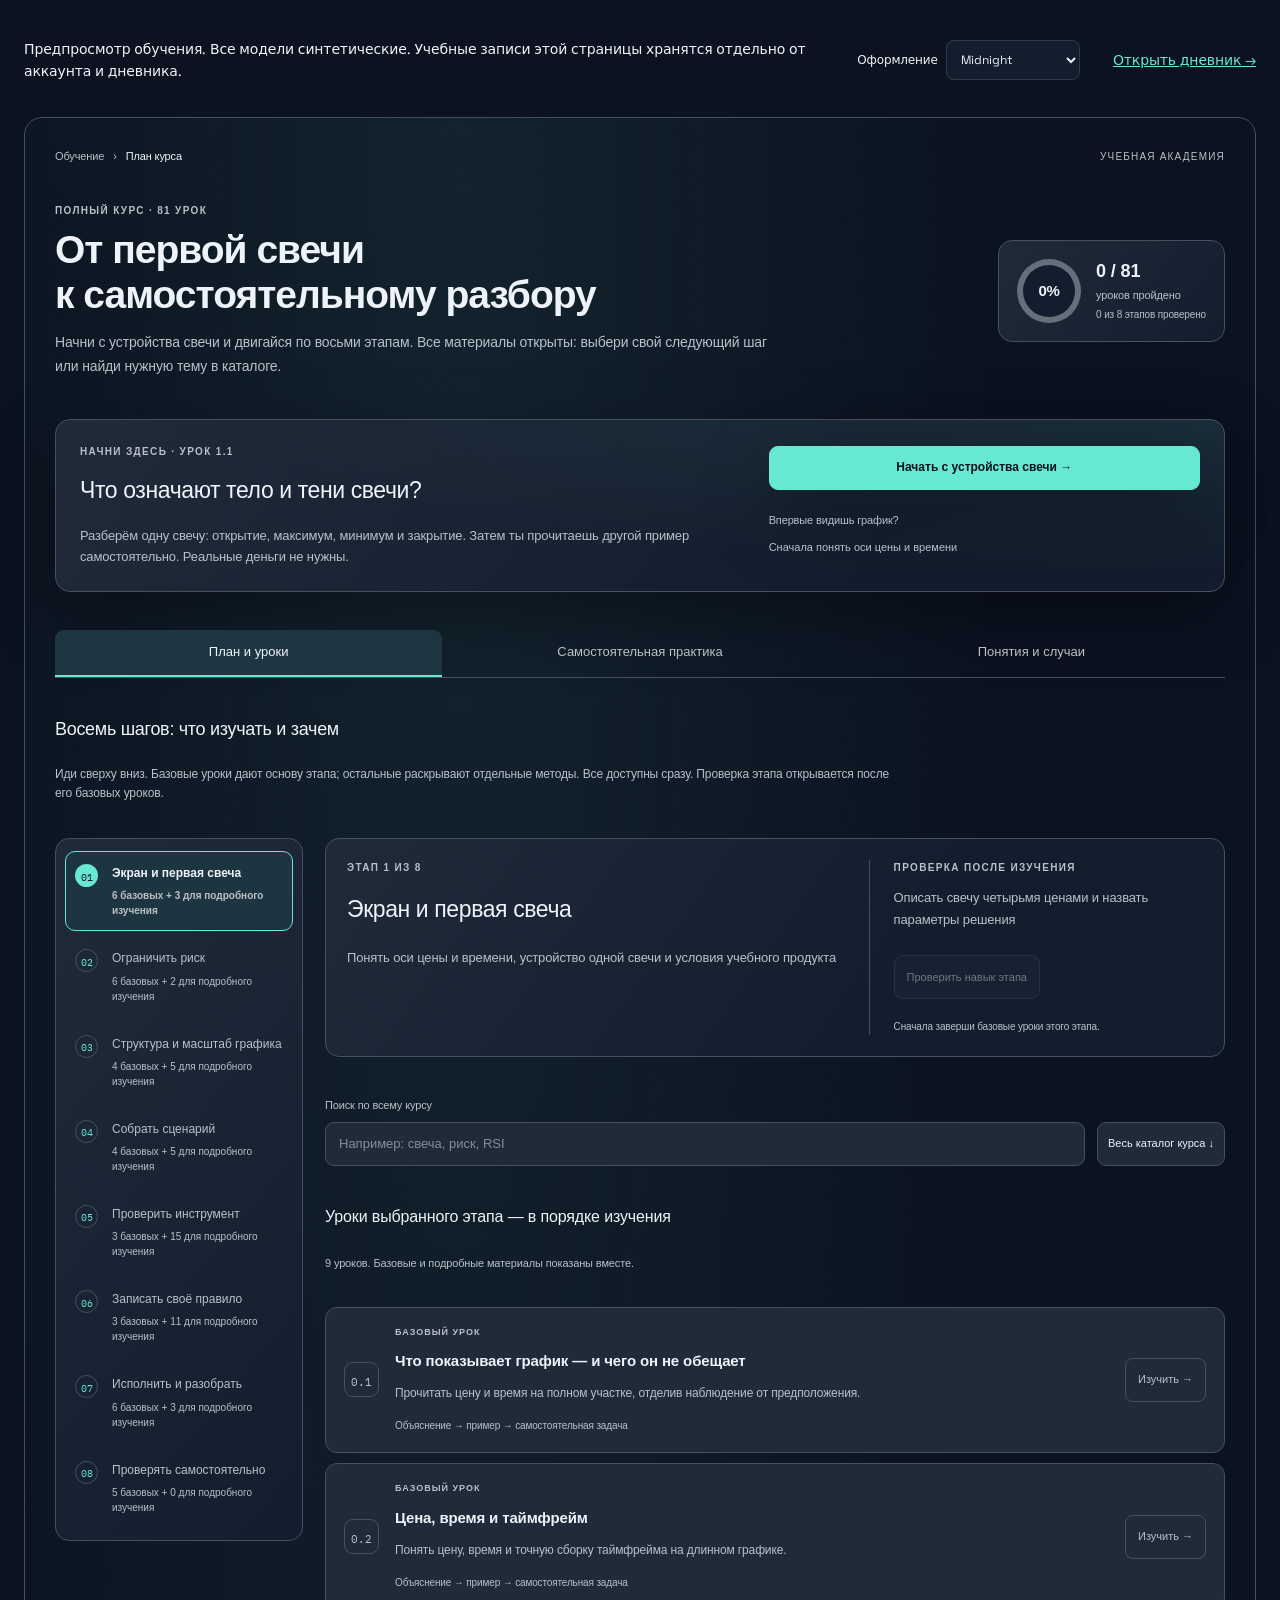
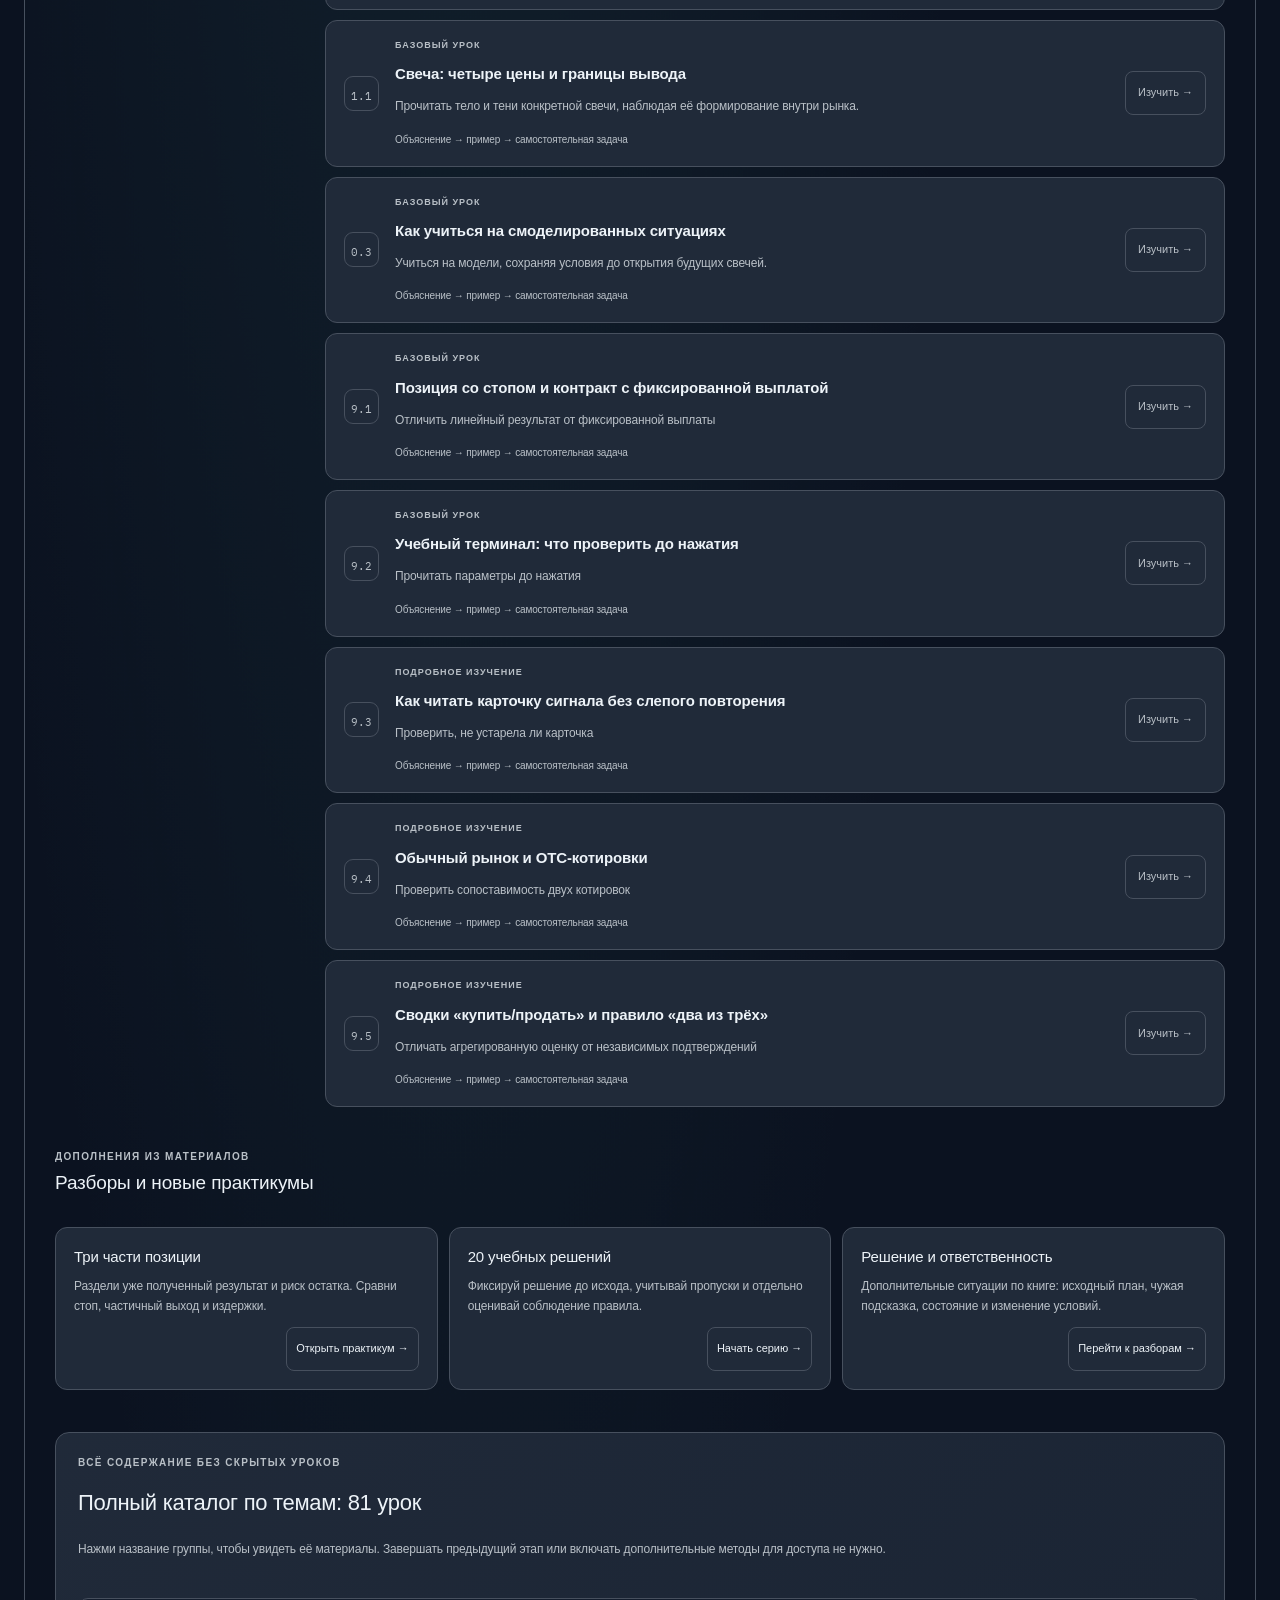
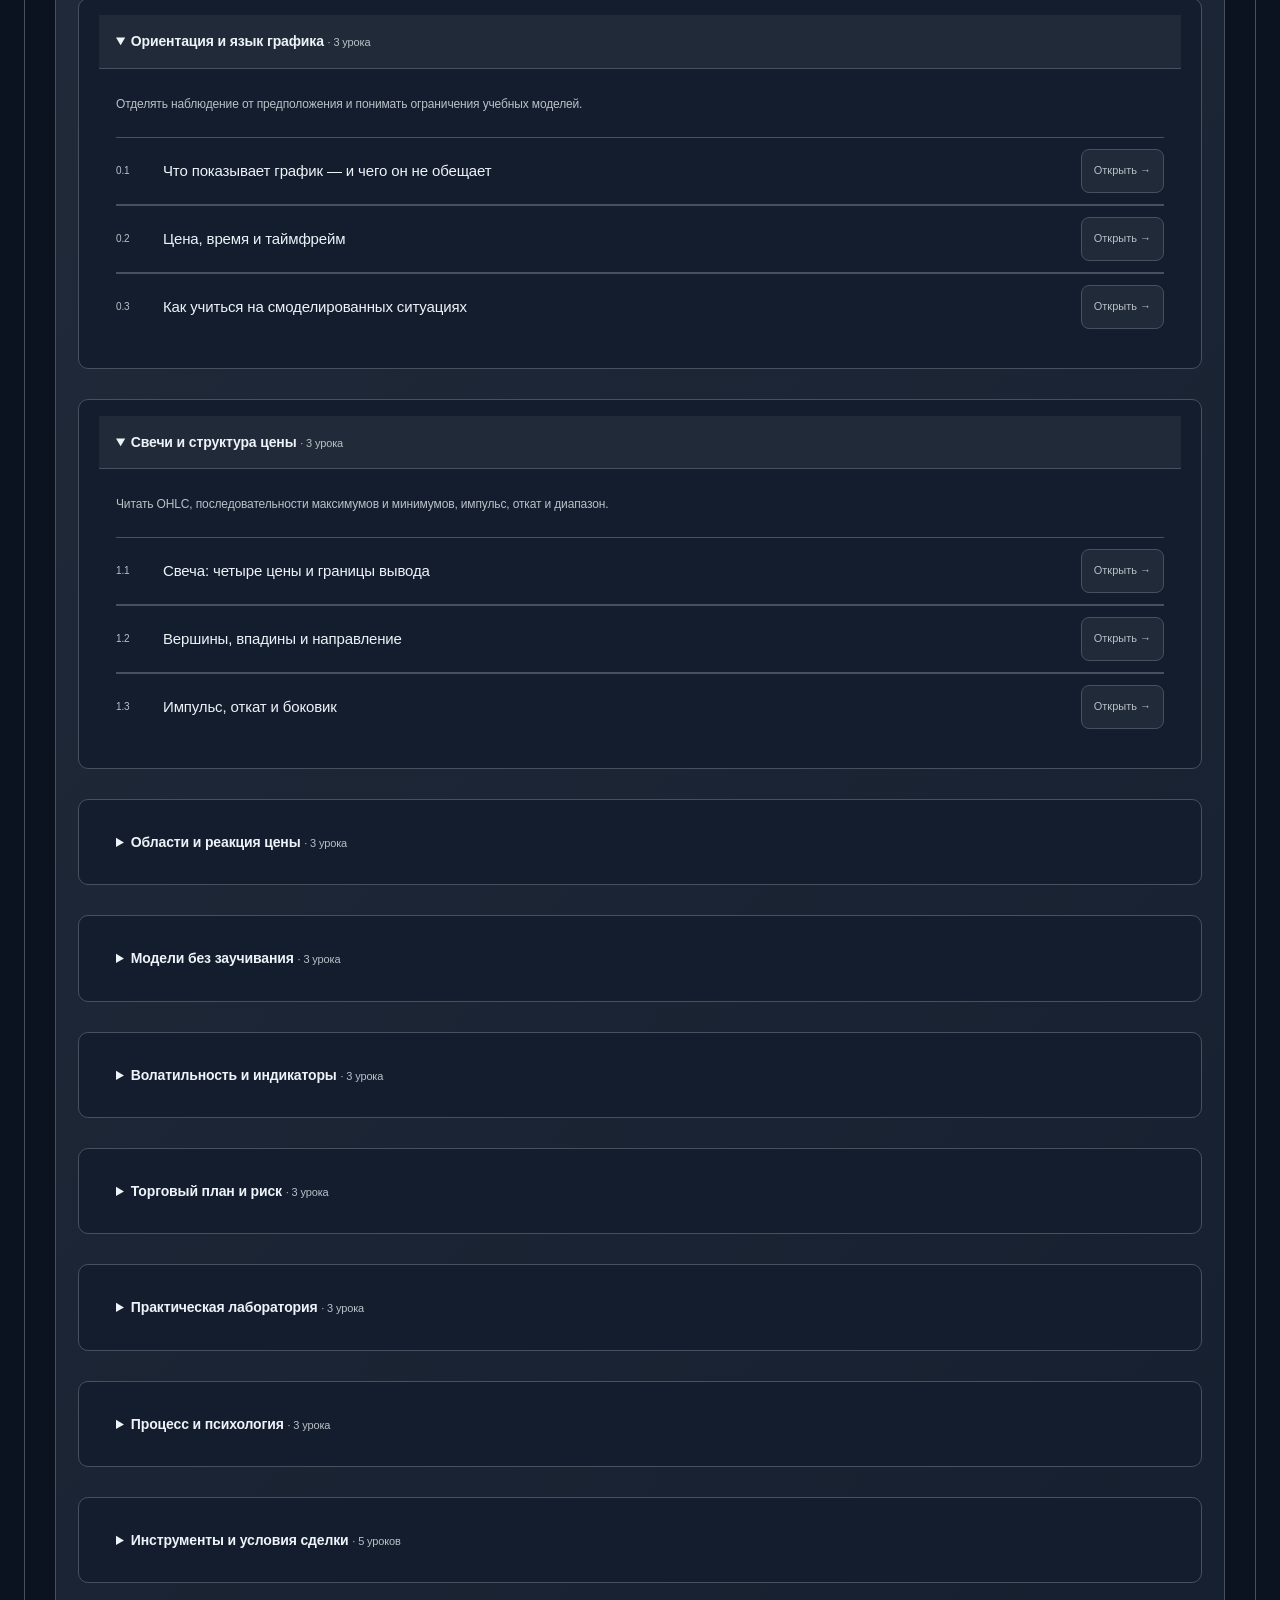
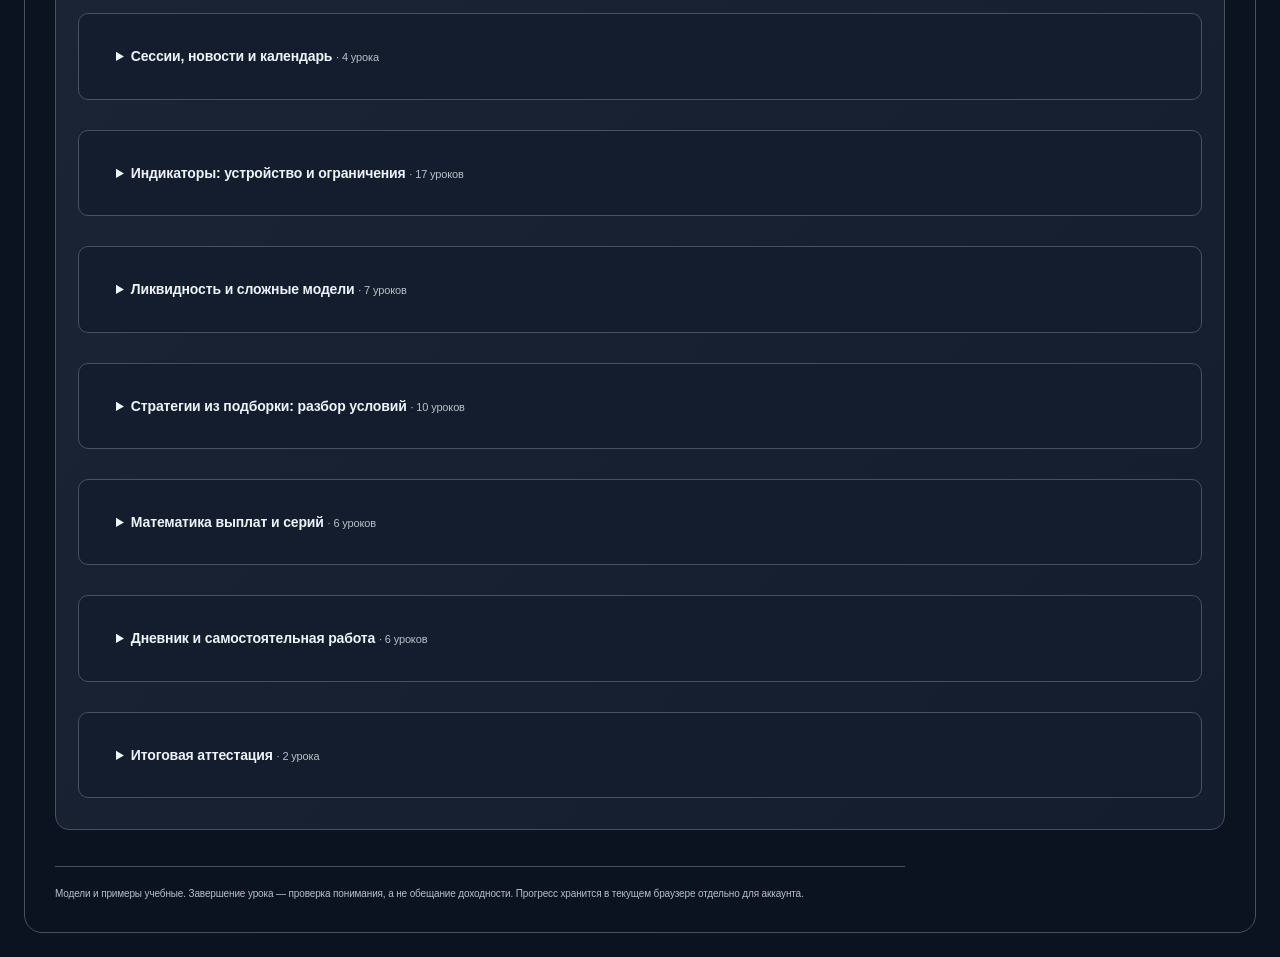
<file: academy-preview.html>
<!doctype html>
<html lang="ru"><head><meta charset="utf-8"><meta name="viewport" content="width=device-width,initial-scale=1"><title>Академия — Trading Diary</title>
<link rel="stylesheet" href="style.css"><link rel="stylesheet" href="learning-models.css"><link rel="stylesheet" href="learning-library.css"><link rel="stylesheet" href="academy-studio.css"><link rel="stylesheet" href="academy-source-practice.css"><link rel="stylesheet" href="academy-studio-price.css"><link rel="stylesheet" href="academy-studio-indicators.css"><link rel="stylesheet" href="academy-studio-decisions.css">
<link rel="stylesheet" href="academy-reference.css?v=20"><link rel="stylesheet" href="academy-reference-chart.css?v=20"><link rel="stylesheet" href="academy-reference-route.css?v=20"><link rel="stylesheet" href="academy-theme.css?v=20">
<style>body{margin:0;padding:24px}body>header{max-width:1380px;margin:0 auto 20px;display:flex;gap:16px;align-items:center;justify-content:space-between;flex-wrap:wrap;color:var(--ink);font:14px/1.6 var(--sans)}body>header a{color:var(--accent)}body>header p{max-width:800px}#view-training{max-width:1380px;margin:auto}@media(max-width:600px){body{padding:10px}}</style>
<link rel="stylesheet" href="academy-market-scenes.css?v=20"><link rel="stylesheet" href="academy-chart-reference.css?v=20"></head><body class="theme-midnight">
<header><p>Предпросмотр обучения. Все модели синтетические. Учебные записи этой страницы хранятся отдельно от аккаунта и дневника.</p><label class="academy-preview-theme">Оформление <select aria-label="Оформление обучения" id="academyPreviewTheme"></select></label><a href="index.html">Открыть дневник →</a></header>
<section id="view-training"><div class="learning-shell"></div></section>
<div class="modal-backdrop" id="modalBackdrop"><div class="modal"><button type="button" class="modal-close" onclick="closeModal()" aria-label="Закрыть урок">×</button><div id="modalContent"></div></div></div>
<script>window.DEFAULT_DATA={quotes:[]};window.currentUser={id:'studio-demo-v1'};window.toast=function(){};function escapeHtml(s){return String(s??'').replace(/[&<>"']/g,c=>({'&':'&amp;','<':'&lt;','>':'&gt;','"':'&quot;',"'":'&#39;'}[c]));}</script>
<script src="learning/course-v1.js"></script><script src="learning/course-models.js"></script><script src="learning/course-guides.js"></script><script src="learning/course-extension.js"></script><script src="learning/course-editorial.js"></script><script src="learning/course-editorial-a.js"></script><script src="learning/course-editorial-b.js"></script><script src="learning/course-editorial-c.js"></script><script src="learning/course-workbook-review.js"></script><script src="learning/course-book-review-b.js"></script><script src="learning/course-book-review-a.js"></script><script src="learning/course-book-review-c.js"></script><script src="learning/course-journey.js"></script>
<script src="js/learning-indicators.js"></script><script src="js/learning-math.js"></script><script src="js/learning-labs.js"></script><script src="js/learning-labs-advanced.js"></script><script src="js/learning-attachment-labs.js"></script><script src="js/learning-interactive.js"></script><script src="js/learning-models.js"></script><script src="js/learning-library.js"></script><script src="js/academy-chart-reference-meta.js?v=20"></script><script src="js/academy-chart-annotations.js?v=20"></script><script src="js/academy-terminal-chart.js?v=20"></script><script src="js/academy-studio-price.js?v=20"></script><script src="js/academy-market-indicators.js?v=20"></script><script src="js/academy-studio-indicators.js?v=20"></script><script src="js/academy-studio-decisions.js?v=20"></script><script src="js/academy-market-foundations.js?v=20"></script><script src="js/academy-market-structure.js?v=20"></script><script src="js/academy-market-levels.js?v=20"></script><script src="js/academy-market-liquidity.js?v=20"></script><script src="js/academy-market-order-block.js?v=20"></script><script src="js/academy-market-advanced.js?v=20"></script><script src="js/academy-market-scenes.js?v=20"></script><script src="js/academy-reading-price.js?v=20"></script><script src="js/academy-reading-indicators.js?v=20"></script><script src="js/academy-reading-decisions.js?v=20"></script><script src="js/academy-example-cases.js?v=20"></script><script src="js/academy-source-practice.js"></script><script src="js/academy-studio.js?v=20"></script><script src="js/academy-studio-route.js"></script><script src="js/admin.js"></script>
<script>
 function openModal(){document.getElementById('modalBackdrop').classList.add('open');}
 function closeModal(){window.activeLearningModel?.dispose?.();window.activeLearningModel=null;document.getElementById('modalBackdrop').classList.remove('open');}
 bindAdminUI();renderCourseV1View();
 (function(){
  const themes=['midnight','carbon','forest','ocean','plum','copper','paper','ivory','mist','sand','sage','lavender','navycoral','indigolime','slateorange','tealrose','auberginecyan','inkgold'],picker=document.getElementById('academyPreviewTheme');
  const names={navycoral:'Navy Coral',indigolime:'Indigo Lime',slateorange:'Slate Orange',tealrose:'Teal Rose',auberginecyan:'Aubergine Cyan',inkgold:'Ink Gold'};
  for(const theme of themes){const option=document.createElement('option');option.value=theme;option.textContent=names[theme]||theme[0].toUpperCase()+theme.slice(1);picker.append(option);}
  function apply(theme){document.body.classList.remove(...themes.map(x=>'theme-'+x));document.body.classList.add('theme-'+theme);document.body.dataset.theme=theme;picker.value=theme;}
  const selected=new URLSearchParams(location.search).get('theme');apply(themes.includes(selected)?selected:'midnight');
  picker.addEventListener('change',()=>{apply(picker.value);const url=new URL(location.href);url.searchParams.set('theme',picker.value);history.replaceState(null,'',url);});
 })();
 (function(){const params=new URLSearchParams(location.search),selected=window.TRADING_COURSE_V1.lessons.find(l=>l.key===params.get('lesson'));
 if(selected)openTrainingLesson(selected.id).then(()=>{if(params.get('material')==='practice')document.querySelector('[data-as-view="source-practice"]')?.click();else if(['theory','examples','practice','notes'].includes(params.get('tab')))document.querySelector('[data-as-tab="'+params.get('tab')+'"]')?.click();if(params.get('material')!=='practice'&&params.has('case')){const example=[...document.querySelectorAll('[data-as-example]')].find(b=>b.dataset.asExample===params.get('case'));if(example){document.querySelector('[data-as-tab="examples"]')?.click();example.click();}}});})();
 document.getElementById('modalBackdrop').addEventListener('click',e=>{if(e.target.id==='modalBackdrop')closeModal();});
 document.addEventListener('keydown',e=>{if(e.key==='Escape')closeModal();});
</script></body></html>
</file>
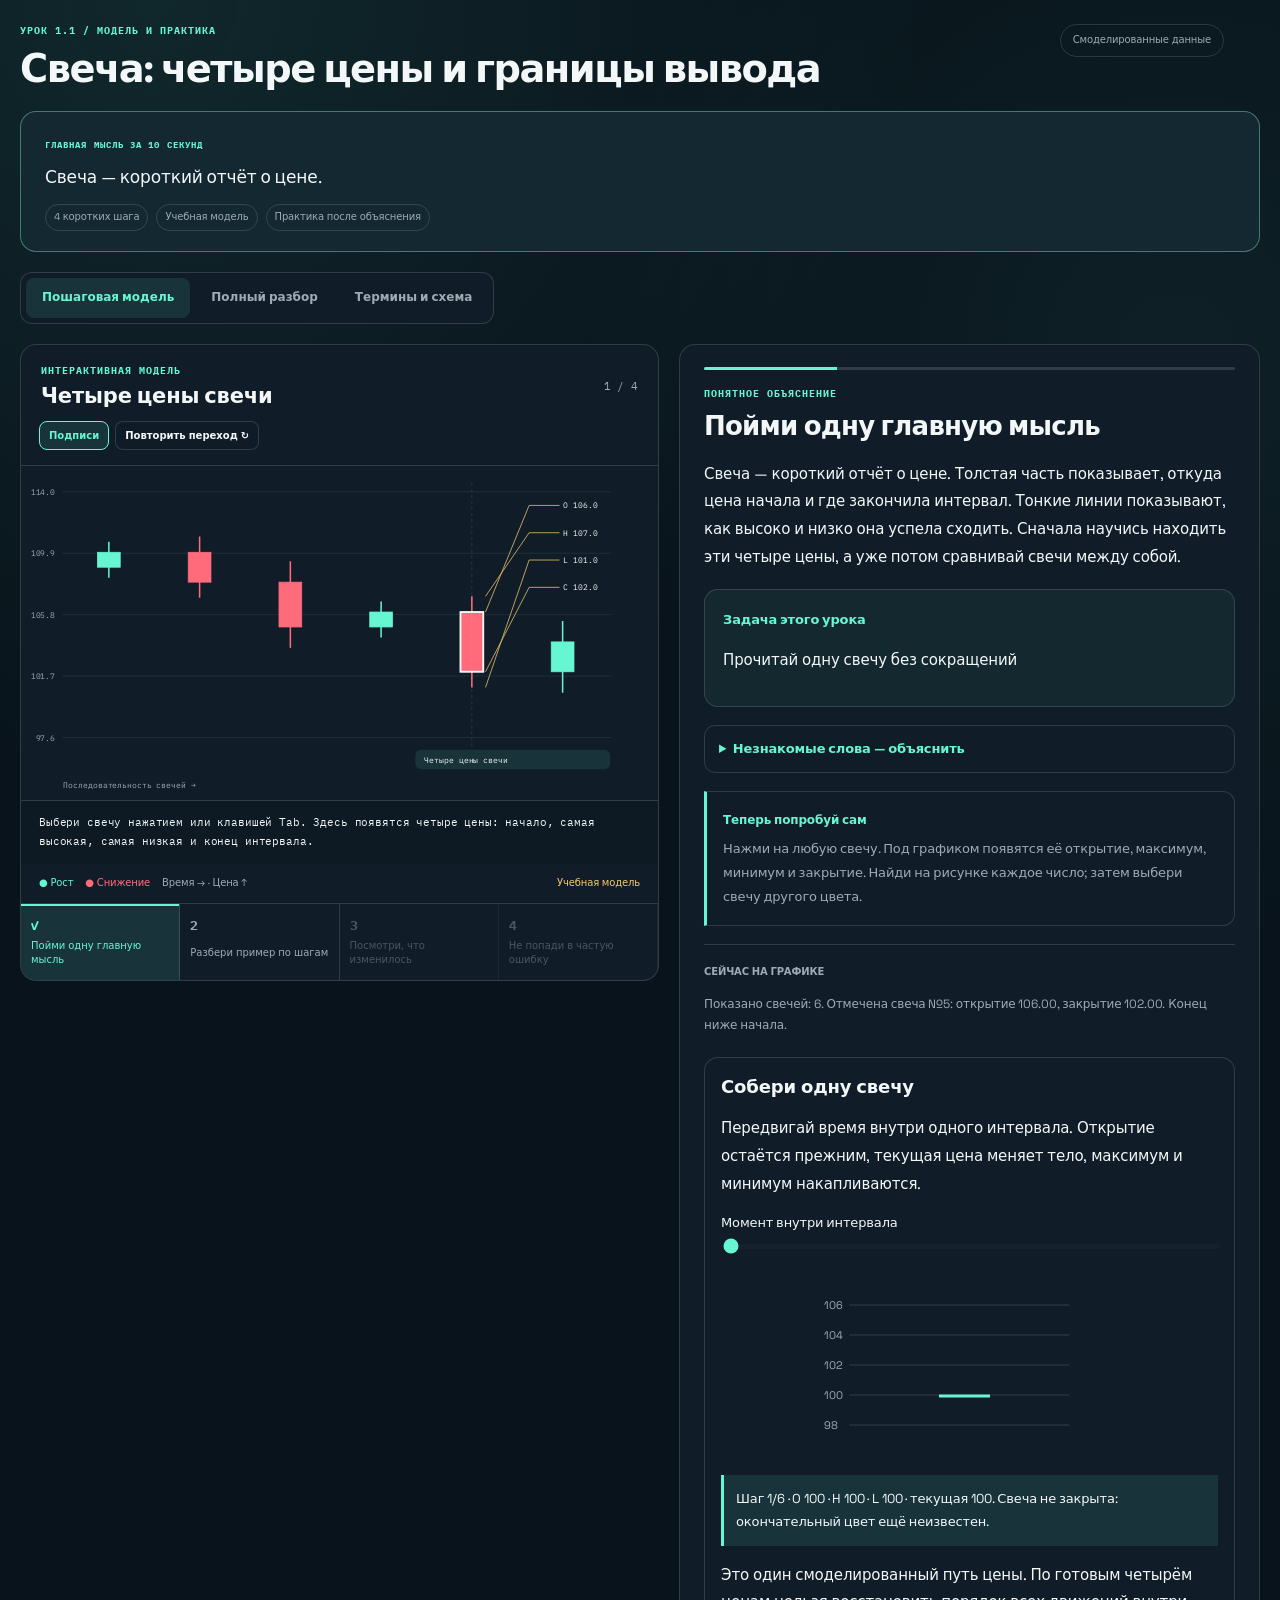
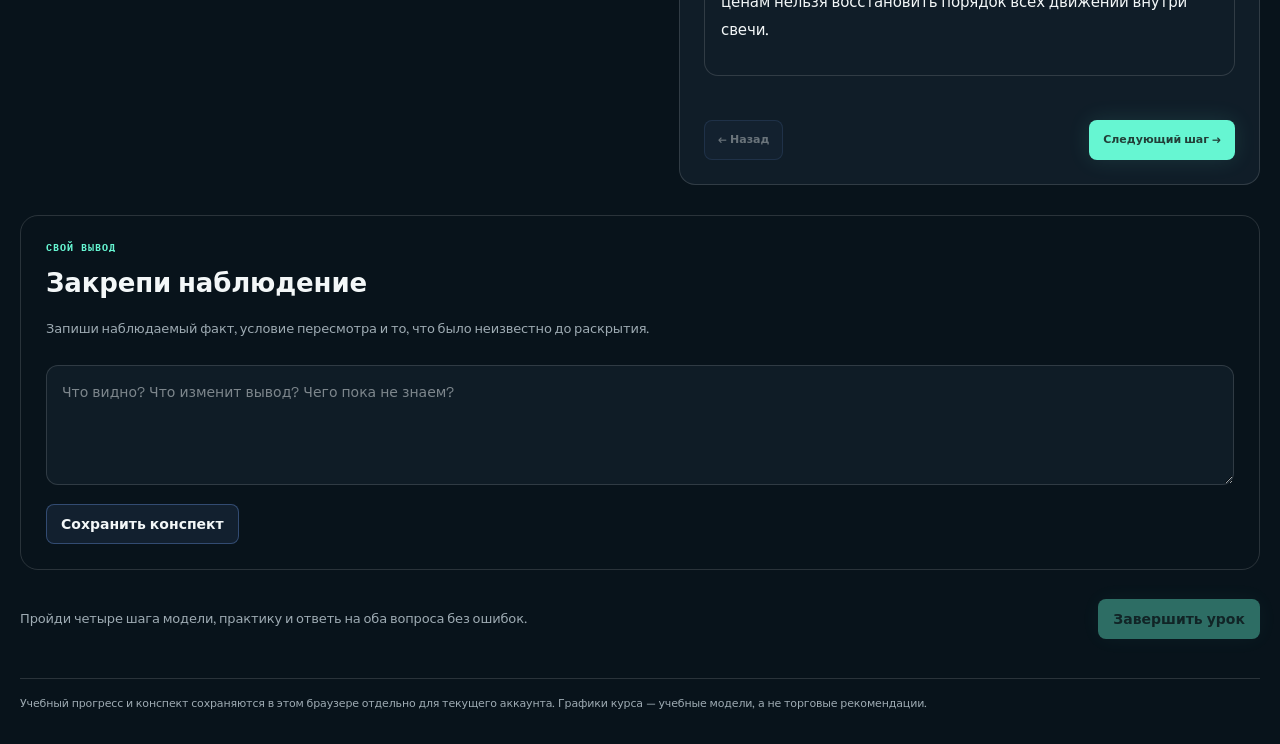
<file: tests/academy-models.html>
<!doctype html><html lang="ru"><head><meta charset="utf-8"><meta name="viewport" content="width=device-width,initial-scale=1"><title>Академия · проверка моделей</title><link rel="stylesheet" href="../style.css"><link rel="stylesheet" href="../learning-models.css"><style>body{margin:0;padding:20px}#preview{max-width:1320px;margin:auto}@media(max-width:500px){body{padding:10px}}</style></head><body><main id="preview"></main><script src="../learning/course-v1.js"></script><script src="../learning/course-models.js"></script><script src="../js/learning-interactive.js"></script><script src="../js/learning-models.js"></script><script>
(async()=>{
  await new Promise((resolve,reject)=>{const link=document.createElement('link');link.rel='stylesheet';link.href='../learning-library.css';link.onload=resolve;link.onerror=reject;document.head.appendChild(link);});
  await new Promise((resolve,reject)=>{const script=document.createElement('script');script.src='../learning/course-guides.js';script.onload=resolve;script.onerror=reject;document.head.appendChild(script);});
  for(const src of ['../learning/course-extension.js','../js/learning-indicators.js','../js/learning-math.js','../js/learning-labs.js','../js/learning-labs-advanced.js'])await new Promise((resolve,reject)=>{const script=document.createElement('script');script.src=src;script.onload=resolve;script.onerror=reject;document.head.appendChild(script);});
  await new Promise((resolve,reject)=>{const script=document.createElement('script');script.src='../js/learning-library.js';script.onload=resolve;script.onerror=reject;document.head.appendChild(script);});
  await new Promise((resolve,reject)=>{const script=document.createElement('script');script.src='../learning/course-editorial.js';script.onload=resolve;script.onerror=reject;document.head.appendChild(script);});
  for(const part of ['a','b','c'])await new Promise((resolve,reject)=>{const script=document.createElement('script');script.src='../learning/course-editorial-'+part+'.js';script.onload=resolve;script.onerror=reject;document.head.appendChild(script);});
  const host=document.getElementById('preview'),course=window.TRADING_COURSE_V1,params=new URLSearchParams(location.search);
  if(!params.has('audit')){const lesson=course.lessons.find(l=>l.key===params.get('lesson'))||course.lesson;window.InteractiveLearning.mount({host,lesson,progress:{},onSaveNotes:async notes=>localStorage.setItem('academy-preview-notes:'+lesson.id,notes)});return;}
  const assert=(condition,message)=>{if(!condition)throw new Error(message);};const results=[];
  for(const lesson of course.lessons){
    let completed=false,saved='',stages=[];const model=window.InteractiveLearning.mount({host,lesson,onStage:async p=>{stages=p.model_seen;},onSaveNotes:async notes=>{saved=notes;},onComplete:async()=>{completed=true;}}),q=s=>host.querySelector(s),m=lesson.content.interactiveLesson;
    model.finishAnimation();assert(q('[data-ml-complete]').disabled,lesson.key+': early completion');
    if(lesson.key==='12.4'){q('[data-lab-depth]').value='102';q('[data-lab-depth]').dispatchEvent(new Event('input'));assert(q('[data-lab-output]').textContent.includes('Полное заполнение100: нет'),'Midpoint is not fullfill');}
    if(lesson.key==='9.2'){q('[data-lab-order-time]').value='2';q('[data-lab-order-time]').dispatchEvent(new Event('input'));assert(q('[data-lab-output]').textContent.includes('пока не наблюдается'),'Touch is not later reaction');q('[data-lab-order-path]').value='1';q('[data-lab-order-path]').dispatchEvent(new Event('change'));q('[data-lab-order-time]').value='4';q('[data-lab-order-time]').dispatchEvent(new Event('input'));assert(q('[data-lab-output]').textContent.includes('Срок истёк без подхода'),'Untriggered condition expires');}
    if(lesson.key==='11.15'){q('[data-lab-ha-view]').value='ha';q('[data-lab-ha-view]').dispatchEvent(new Event('change'));assert(q('[data-lab-output]').textContent.includes('C105.50'),'Synthetic HA close differs from execution');}
    if(lesson.key==='11.14'){const original=q('[data-lab-output]').textContent.match(/Наклон ([\d.-]+)/)[1];q('[data-lab-reg-reveal]').click();assert(q('[data-lab-output]').textContent.includes('Показано 18'),'New observations revealed');assert(q('[data-lab-output]').textContent.includes('Наклон '+original),'Revealing future must not refit frozen window');}
    if(lesson.key==='13.9'){assert(q('[data-lab-output]').textContent.includes('102.80 < 103,00'),'Three second outcome A');q('[data-lab-tick-path]').value='1';q('[data-lab-tick-path]').dispatchEvent(new Event('change'));assert(q('[data-lab-output]').textContent.includes('103.50 > 103,00'),'Same OHLC different intrabar outcome');}
    if(lesson.key==='13.4'){q('[data-lab-stoch-case]').value='1';q('[data-lab-stoch-case]').dispatchEvent(new Event('change'));assert(q('[data-lab-output]').textContent.includes('Пересечение линий: нет'),'Threshold crossing is not line crossing');q('[data-lab-stoch-rule]').value='momentum';q('[data-lab-stoch-rule]').dispatchEvent(new Event('change'));assert(q('[data-lab-output]').textContent.includes('согласование со структурой есть'),'Momentum condition separate from return');}
    if(m.indicatorVariants){const select=q('[data-ml-indicator-variant]');select.value='1';select.dispatchEvent(new Event('change'));assert(q('[data-ml-indicator]').textContent.includes(lesson.key==='13.6'?'SMA(10)':lesson.key==='13.2'?'VI+ (14)':'DeMarker(14)'),'Parameter variant updates calculation');}
    if(lesson.key==='1.1'){const time=q('[data-lab-time]');assert(time,'Forming candle lab');time.value='4';time.dispatchEvent(new Event('input'));assert(q('[data-lab-output]').textContent.includes('текущая 98'),'Live candle must change colour');time.value='5';time.dispatchEvent(new Event('input'));assert(q('[data-lab-output]').textContent.includes('C 102'),'Closed candle');}
    if(lesson.key==='3.1'){q('[data-lab-case]').value='1';q('[data-lab-case]').dispatchEvent(new Event('change'));q('[data-lab-answer="yes"]').click();assert(q('[data-lab-output]').textContent.includes('Проверь ещё раз'),'Reject false pattern');q('[data-lab-answer="no"]').click();assert(q('[data-lab-output]').textContent.startsWith('Верно.'),'Explain false pattern');q('[data-lab-case]').value='2';q('[data-lab-case]').dispatchEvent(new Event('change'));q('[data-lab-answer="no"]').click();assert(q('[data-lab-output]').textContent.includes('ещё формируется'),'Unclosed pattern');}
    if(lesson.key==='9.3'){q('[data-lab-entry]').value='1';q('[data-lab-entry]').dispatchEvent(new Event('change'));assert(q('[data-lab-output]').textContent.includes('ниже входа'),'Late entry changes result');}
    if(lesson.key==='9.1'){q('[data-lab-duration]').value='2';q('[data-lab-duration]').dispatchEvent(new Event('change'));assert(q('[data-lab-output]').textContent.includes('99 < 100'),'Contract ends before later recovery');assert(q('[data-lab-deadline]').getAttribute('cx')==='190','Deadline marker');}
    if(lesson.key==='3.2'){q('[data-lab-form]').value='2';q('[data-lab-form]').dispatchEvent(new Event('change'));assert(q('[data-lab-output]').textContent.includes('Линия шеи'),'Head and shoulders explanation');}
    if(lesson.key==='12.6'){const form=q('[data-lab-form]');assert(form.options.length===7,'Seven distinct formations');form.value='3';form.dispatchEvent(new Event('change'));assert(q('[data-lab-output]').textContent.includes('нисходящего импульса'),'Bear flag explanation');assert(q('[data-lab-formation]').style.d.replace(/[,\s]/g,'').includes('M2530'),'Bear flag model changes geometry');form.value='5';form.dispatchEvent(new Event('change'));assert(q('[data-lab-output]').textContent.includes('Впадины повышаются'),'Ascending triangle geometry');}
    if(lesson.key==='13.6'){q('[data-lab-rsi]').value='65';q('[data-lab-rsi]').dispatchEvent(new Event('change'));assert(q('[data-lab-output]').textContent.includes('Все условия: не выполнены'),'Conjunction needs RSI condition');}
    if(m.indicator)assert(q('[data-ml-indicator]')?.textContent.length>25,'Indicator panel missing');
    if(lesson.key==='14.3'){q('[data-lm-payout]').value='40';q('[data-lm-payout]').dispatchEvent(new Event('input',{bubbles:true}));assert(q('[data-lm-output]').textContent.includes('-0.60'),'Payout ladder worksheet');}
    if(lesson.key==='14.3'){q('[data-lm-percent-base]').value='remaining';q('[data-lm-percent-base]').dispatchEvent(new Event('change',{bubbles:true}));assert(q('[data-lm-output]').textContent.includes('8.8012%'),'Remaining-base ladder: '+q('[data-lm-output]').textContent);}
    if(lesson.key==='14.1'){q('[data-lm-base]').value='';q('[data-lm-base]').dispatchEvent(new Event('input',{bubbles:true}));assert(q('[data-lm-output]').textContent.includes('Заполни'),'Blank is not zero stake');q('[data-lm-base]').value='100';q('[data-lm-base]').dispatchEvent(new Event('input',{bubbles:true}));assert(q('[data-lm-output]').textContent.includes('55.56%'),'Break-even worksheet');}
    if(lesson.key==='14.4'){assert(q('[data-lm-output]').textContent.includes('25.00%'),'Recovery worksheet');assert(!q('[data-lm-payout]'),'Recovery has no irrelevant payout field');}
    if(lesson.key==='14.5'){assert(q('[data-lm-output]').textContent.includes('Превышение на 50.00'),'Combined daily exposure');q('[data-lm-next]').value='200';q('[data-lm-next]').dispatchEvent(new Event('input',{bubbles:true}));assert(q('[data-lm-output]').textContent.includes('запас 0.00'),'Exact daily limit');}
    if(lesson.key==='14.6'){q('[data-lm-fee]').value='80';q('[data-lm-fee]').dispatchEvent(new Event('input',{bubbles:true}));assert(q('[data-lm-output]').textContent.includes('также не даёт положительного'),'Costs can consume all payout');}
    assert(q('.ml-brief')?.textContent.includes('10 СЕКУНД'),'Lesson summary');
    q('[data-ml-view="article"]').click();assert(q('.ml-workbench').hidden&&q('[data-ml-resource]').textContent.includes('Разобранный пример'),'Full lesson view');q('[data-ml-return]').click();assert(!q('.ml-workbench').hidden,'Return to model');q('[data-ml-view="terms"]').click();assert(q('[data-ml-resource] .ar-diagram'),'Terms diagram');q('[data-ml-return]').click();
    const paletteProbe=document.createElement('span');paletteProbe.style.background='var(--site-secondary)';host.appendChild(paletteProbe);assert(getComputedStyle(q('.ml-canvas')).backgroundColor===getComputedStyle(paletteProbe).backgroundColor,'Chart does not match selected theme');paletteProbe.remove();
    assert(q('.ml-big-idea')?.textContent.length>80,'Beginner explanation missing');
    q('.ml-glossary summary').click();assert(q('.ml-glossary').open,'Glossary did not open');
    const svg=q('.ml-chart');assert(Number(svg.dataset.visible)===m.stages[0].count,'Initial count');
    for(let i=0;i<3;i++){q('[data-ml-next]').click();model.finishAnimation();}
    for(const [i,exercise] of (m.sourceExercises||[]).entries()){const box=q(`[data-review-exercise="${i}"]`);box.closest('details').querySelector('summary').click();assert(box.closest('details').open,'Review case expands');box.querySelector('[data-review-check]').click();assert(box.querySelector('[data-review-result]').textContent.includes('выбери'),'Review missing answer');box.querySelector(`input[value="${exercise.choices.findIndex(c=>!c.correct)}"]`).checked=true;box.querySelector('[data-review-check]').click();assert(box.querySelector('[data-review-result]').textContent.includes('ошибка'),'Review wrong answer');box.querySelector(`input[value="${exercise.choices.findIndex(c=>c.correct)}"]`).checked=true;box.querySelector('[data-review-check]').click();assert(box.querySelector('[data-review-result]').textContent.startsWith('Верно.'),'Review explanation');}
    const checkpoint=m.checkpoint.choices.findIndex(c=>c.correct),badCheckpoint=m.checkpoint.choices.findIndex(c=>!c.correct);
    q(`input[name="ml-checkpoint"][value="${badCheckpoint}"]`).checked=true;q('[data-ml-checkpoint]').click();assert(q('[data-ml-checkpoint-result]').classList.contains('wrong'),'Wrong checkpoint explanation');
    q(`input[name="ml-checkpoint"][value="${checkpoint}"]`).checked=true;q('[data-ml-checkpoint]').click();assert(q('[data-ml-checkpoint-result]').classList.contains('correct'),'Correct checkpoint explanation');
    if(lesson.key==='5.2'){q('[data-ml-distance]').value='8';q('[data-ml-distance]').dispatchEvent(new Event('input'));assert(q('[data-ml-size]').textContent.includes('12.50'),'Position calculator');q('[data-ml-distance]').value='0';q('[data-ml-distance]').dispatchEvent(new Event('input'));assert(q('[data-ml-size]').textContent.includes('положительное'),'Zero distance must be rejected');}
    assert(stages.length===4,'All theory stages');
    const first=q('.ml-candle');first.dispatchEvent(new FocusEvent('focus'));assert(q('[data-ml-inspector]').textContent.includes('O '),'Candle inspector');
    q('[data-ml-scale]').click();model.finishAnimation();assert(Number(svg.dataset.visible)===Math.ceil(m.stages[3].count/3),'Aggregation count');q('[data-ml-scale]').click();model.finishAnimation();
    q('[data-ml-annotations]').click();assert(q('[data-ml-overlay]').querySelector('.ml-guide')===null,'Toggle annotation');q('[data-ml-annotations]').click();
    q('[data-ml-branch]').click();model.finishAnimation();assert(q('[data-ml-branch]').getAttribute('aria-pressed')==='true','Alternate branch');
    q('[data-ml-next]').click();model.finishAnimation();assert(Number(svg.dataset.visible)===m.practice.count,'Blind future count');assert(q('[data-ml-branch]').disabled,'Alternate future locked');assert(q('[data-ml-scale]').disabled,'Scale locked during decision');
    q('[data-ml-answer]').click();assert(!model.state.revealed,'No reveal without decision');
    const correct=m.practice.choices.findIndex(c=>c.correct);q(`input[name="ml-practice"][value="${correct}"]`).checked=true;q('[data-ml-answer]').click();model.finishAnimation();assert(Number(svg.dataset.visible)===m.practiceBars.length,'Future revealed');assert(!q('[data-ml-assessment]').hidden,'Quiz available');
    q('[data-ml-quiz]').dispatchEvent(new Event('submit',{cancelable:true}));assert(q('[data-ml-complete]').disabled,'Missing quiz blocks completion');
    m.quiz.forEach((question,i)=>{const wrong=question.choices.findIndex(c=>!c.correct);q(`input[name="ml-q-${i}"][value="${wrong}"]`).checked=true;});q('[data-ml-quiz]').dispatchEvent(new Event('submit',{cancelable:true}));assert(q('[data-ml-complete]').disabled,'Wrong quiz blocks completion');
    m.quiz.forEach((question,i)=>{const answer=question.choices.findIndex(c=>c.correct);q(`input[name="ml-q-${i}"][value="${answer}"]`).checked=true;});q('[data-ml-quiz]').dispatchEvent(new Event('submit',{cancelable:true}));assert(!q('[data-ml-complete]').disabled,'Valid quiz unlocks completion');
    q('[data-ml-quiz]').dispatchEvent(new Event('change'));assert(q('[data-ml-complete]').disabled,'Edited answer invalidates score');q('[data-ml-quiz]').dispatchEvent(new Event('submit',{cancelable:true}));
    q('[data-ml-notes]').value='Проверочный конспект '+lesson.key;q('[data-ml-save]').click();await Promise.resolve();assert(saved.includes(lesson.key),'Save notes');q('[data-ml-complete]').click();await Promise.resolve();assert(completed,'Complete callback');
    assert(!host.querySelector('iframe,video'),'No video');assert(document.documentElement.scrollWidth<=document.documentElement.clientWidth,'Mobile overflow '+lesson.key);results.push(lesson.key);model.dispose();
  }
  document.body.dataset.audit=JSON.stringify({passed:results.length,expected:course.lessons.length,lessons:results,mobileWidth:innerWidth});document.body.dataset.auditReady='true';
})().catch(error=>{document.body.dataset.auditError=String(error.stack||error);document.body.dataset.auditReady='error';});
</script></body></html>
</file>
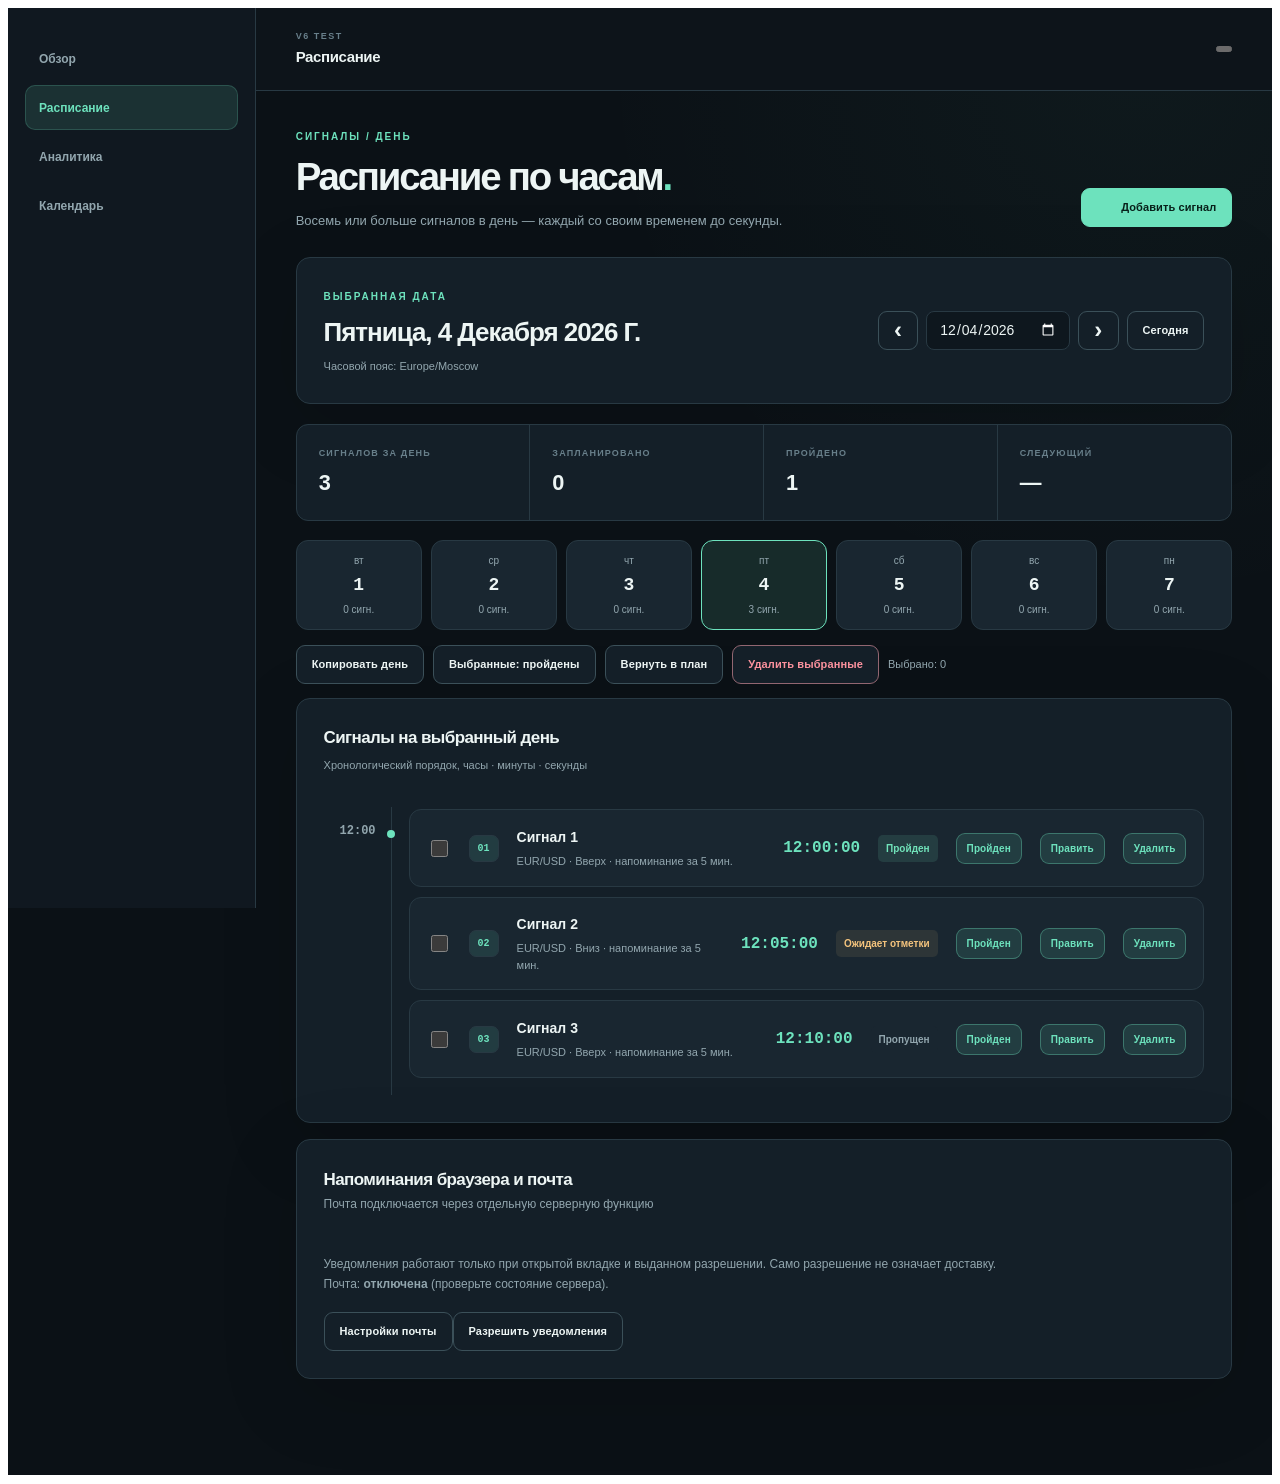
<file: tests/browser-fixture.html>
<!doctype html>
<html lang="ru">
<head>
  <meta charset="utf-8">
  <meta name="viewport" content="width=device-width,initial-scale=1">
  <link rel="stylesheet" href="../automated-diary.css">
  <title>Trading Diary 02 browser fixture</title>
</head>
<body>
  <div class="app-shell"></div>
  <div id="diaryChooser" hidden><button id="chooseMainDiary"></button><button id="chooseAutomatedDiary"></button></div>
  <div id="automatedDiary" hidden>
    <div class="ad-app">
      <aside class="ad-sidebar"><div class="ad-sidebar-section"><nav class="ad-nav">
        <button class="ad-tab active" data-tab="dashboard"><span>Обзор</span></button>
        <button class="ad-tab" data-tab="schedule"><span>Расписание</span></button>
        <button class="ad-tab" data-tab="analytics"><span>Аналитика</span></button>
        <button class="ad-tab" data-tab="calendar"><span>Календарь</span></button>
      </nav></div></aside>
      <div class="ad-body"><header class="ad-topbar"><div class="ad-topbar-location"><span class="ad-topbar-overline">V6 TEST</span><strong id="adPageTitle">Обзор</strong></div><button id="adSwitchDiary"></button></header>
        <main class="ad-main"><section id="adWizard" hidden></section><section id="adWorkspace" hidden><div id="adContent"></div></section></main>
      </div>
    </div>
    <div id="adToast" class="ad-toast"></div>
  </div>
  <script>
    localStorage.setItem('tradingDiary_selectedStructure','automated');
    const profile={user_id:'test-user',initial_balance:'1000.000000',currency:'USDT',timezone:'Europe/Moscow',duration_seconds:60,stake_percent:2,profit_percent:40,signals_enabled:true,email_notifications_enabled:false};
    const fixtureDay=new Date().toISOString().slice(0,10);
    const datasets={
      automated_diary_trades:[
        {id:'trade-1',opened_at:'2026-11-01T08:00:00Z',closed_at:'2026-11-01T08:01:00Z',status:'closed',stake:'100.000000',payout:'140.000000',note:'Первая'},
        {id:'trade-2',opened_at:'2026-11-03T09:00:00Z',closed_at:'2026-11-03T09:01:00Z',status:'closed',stake:'120.000000',payout:'168.000000',note:'Вторая'}
      ],
      automated_diary_bonuses:[{id:'bonus-1',status:'received',amount:'10.000000',received_at:'2026-11-02T10:00:00Z',title:'Тестовый бонус'}],
      automated_diary_signals:[
        {id:'signal-1',title:'Сигнал 1',signal_type:'trade',starts_at:fixtureDay+'T09:00:00Z',remind_minutes:5,enabled:true,status:'completed',instrument:'EUR/USD',direction:'up',description:''},
        {id:'signal-2',title:'Сигнал 2',signal_type:'trade',starts_at:fixtureDay+'T09:05:00Z',remind_minutes:5,enabled:true,status:'scheduled',instrument:'EUR/USD',direction:'down',description:''},
        {id:'signal-3',title:'Сигнал 3',signal_type:'trade',starts_at:fixtureDay+'T09:10:00Z',remind_minutes:5,enabled:true,status:'skipped',instrument:'EUR/USD',direction:'up',description:''}
      ],
      automated_diary_ledger:[{id:'cash-1',kind:'deposit',amount:'100.000000',operated_at:'2026-11-02T08:00:00Z',created_at:'2026-11-02T08:00:00Z',note:'Тест'}],
      automated_diary_notes:[{id:'note-1',title:'Проверка',body:'Тестовая заметка',note_date:'2026-11-04',created_at:'2026-11-04T08:00:00Z'}],
      automated_diary_plans:[{id:'plan-1',title:'Проверить статистику',done:false,plan_date:'2026-11-04',created_at:'2026-11-04T08:00:00Z'}],
      automated_diary_goals:[{id:'goal-1',title:'Цель',target:'100.000000',current_value:'40.000000',due_date:'2026-12-01',created_at:'2026-11-04T08:00:00Z'}],
      automated_diary_trade_revisions:[],automated_diary_bonus_revisions:[],automated_diary_profile_revisions:[],automated_diary_email_queue:[],automated_diary_ledger_revisions:[]
    };
    function chain(table){
      const api={select(){return api},eq(){return api},order(){return api},range(){return api},in(){return api},update(){return api},insert(){return api},delete(){return api},single(){return Promise.resolve({data:{id:'test'},error:null})},maybeSingle(){return Promise.resolve({data:table==='automated_diary_profiles'?profile:null,error:null})},then(resolve){return Promise.resolve({data:datasets[table]||[],error:null}).then(resolve)}};
      return api;
    }
    window.supabaseClient={auth:{getSession:async()=>({data:{session:{user:{id:'test-user'}}},error:null})},from:chain,rpc:async name=>({data:name==='ad_is_admin_v4'?false:null,error:null})};
  </script>
  <script src="../js/automated-diary.js"></script>
  <script>
    addEventListener('load',()=>setTimeout(()=>{
      const report={};
      report.dashboardRendered=!!document.querySelector('.ad-kpi-grid');
      report.goalProgress=document.querySelector('.ad-overview-goal small')?.textContent.trim()||'';
      report.chartPoints=document.querySelectorAll('[data-chart-point]').length;
      const point=document.querySelector('[data-chart-point]'),tip=document.querySelector('.ad-chart-tooltip');
      if(point){point.dispatchEvent(new FocusEvent('focus'));report.chartTooltip=tip?.textContent.trim()||'';}
      document.querySelector('[data-tab="analytics"]')?.click();
      report.analyticsValues=[...document.querySelectorAll('.ad-daily-bar strong')].map(x=>x.textContent.trim());
      document.querySelector('[data-tab="schedule"]')?.click();
      report.scheduleStatuses=[...document.querySelectorAll('.ad-day-event .ad-status')].map(x=>x.textContent.trim());
      report.bulkControls=document.querySelectorAll('[data-bulk-signal-status]').length;
      report.horizontalOverflow=document.documentElement.scrollWidth>document.documentElement.clientWidth;
      document.body.dataset.audit=JSON.stringify(report);
      document.body.dataset.auditReady='true';
    },800));
  </script>
</body>
</html>
</file>
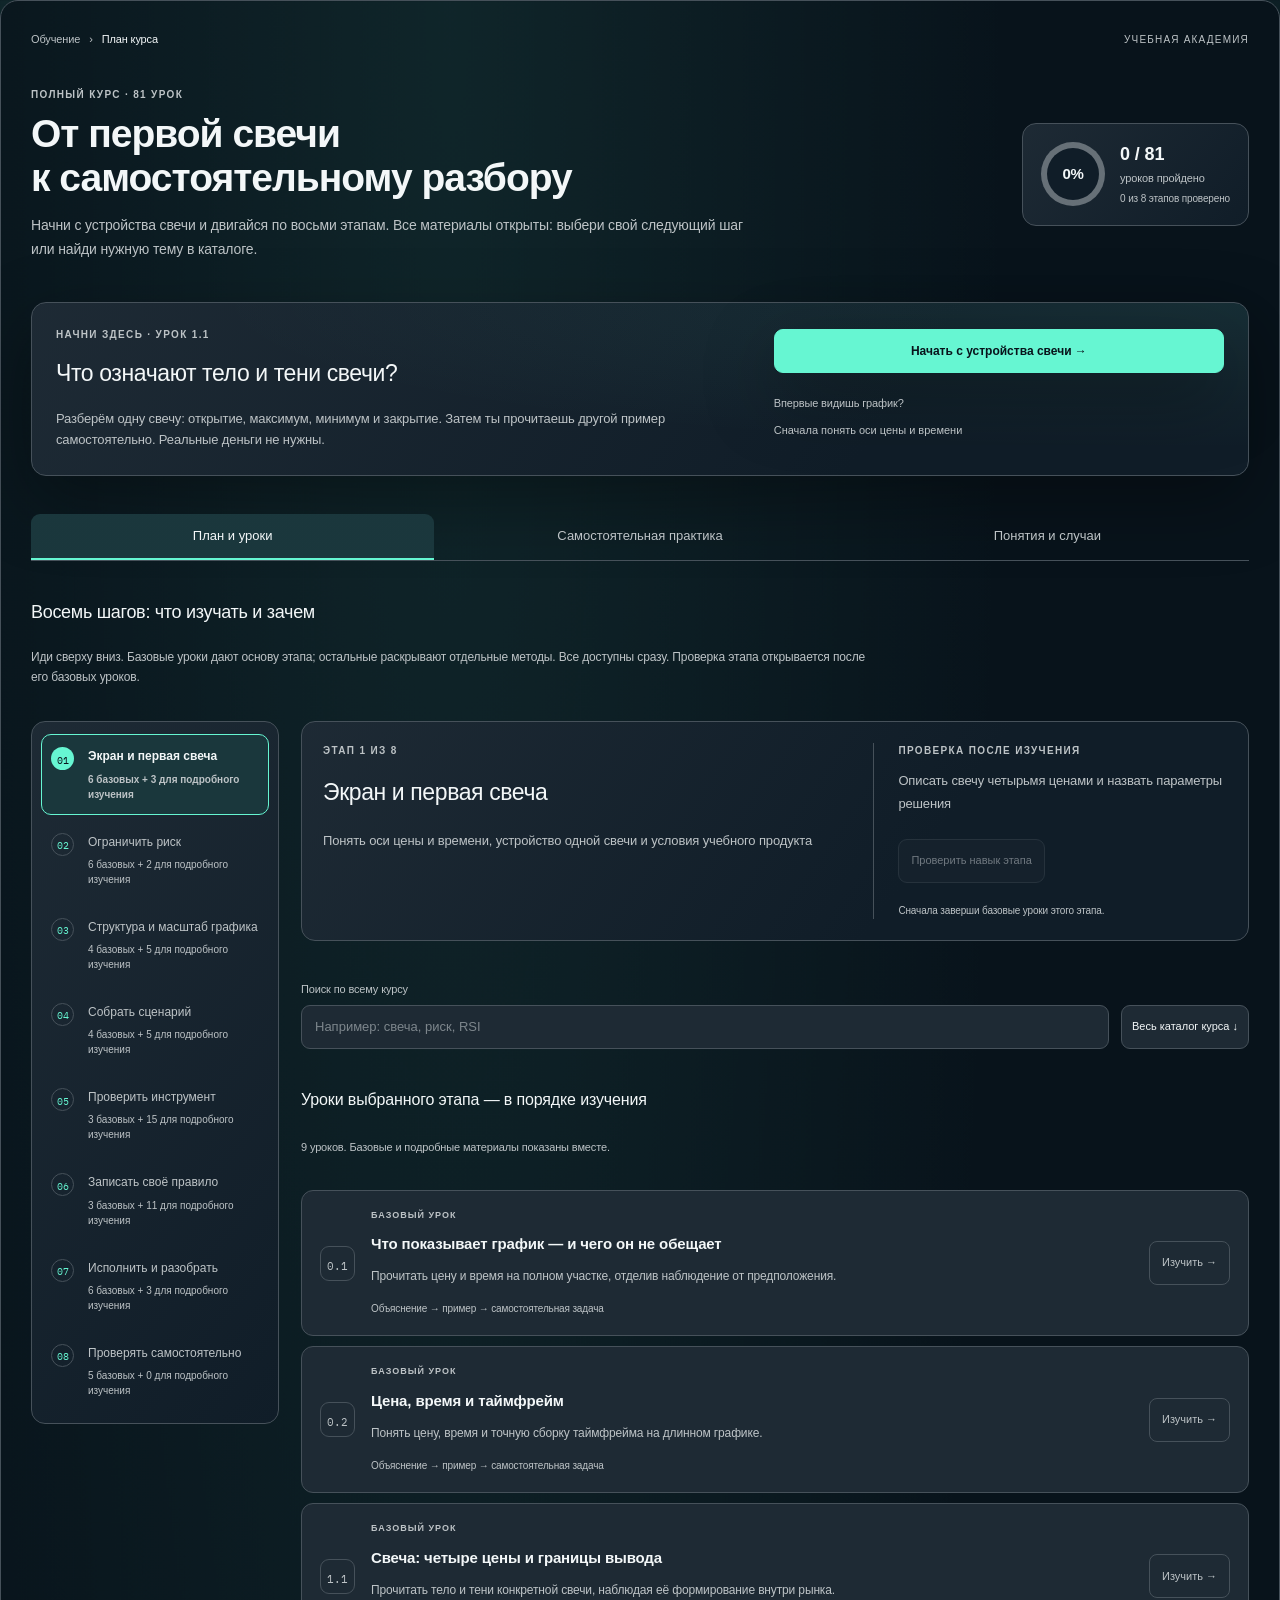
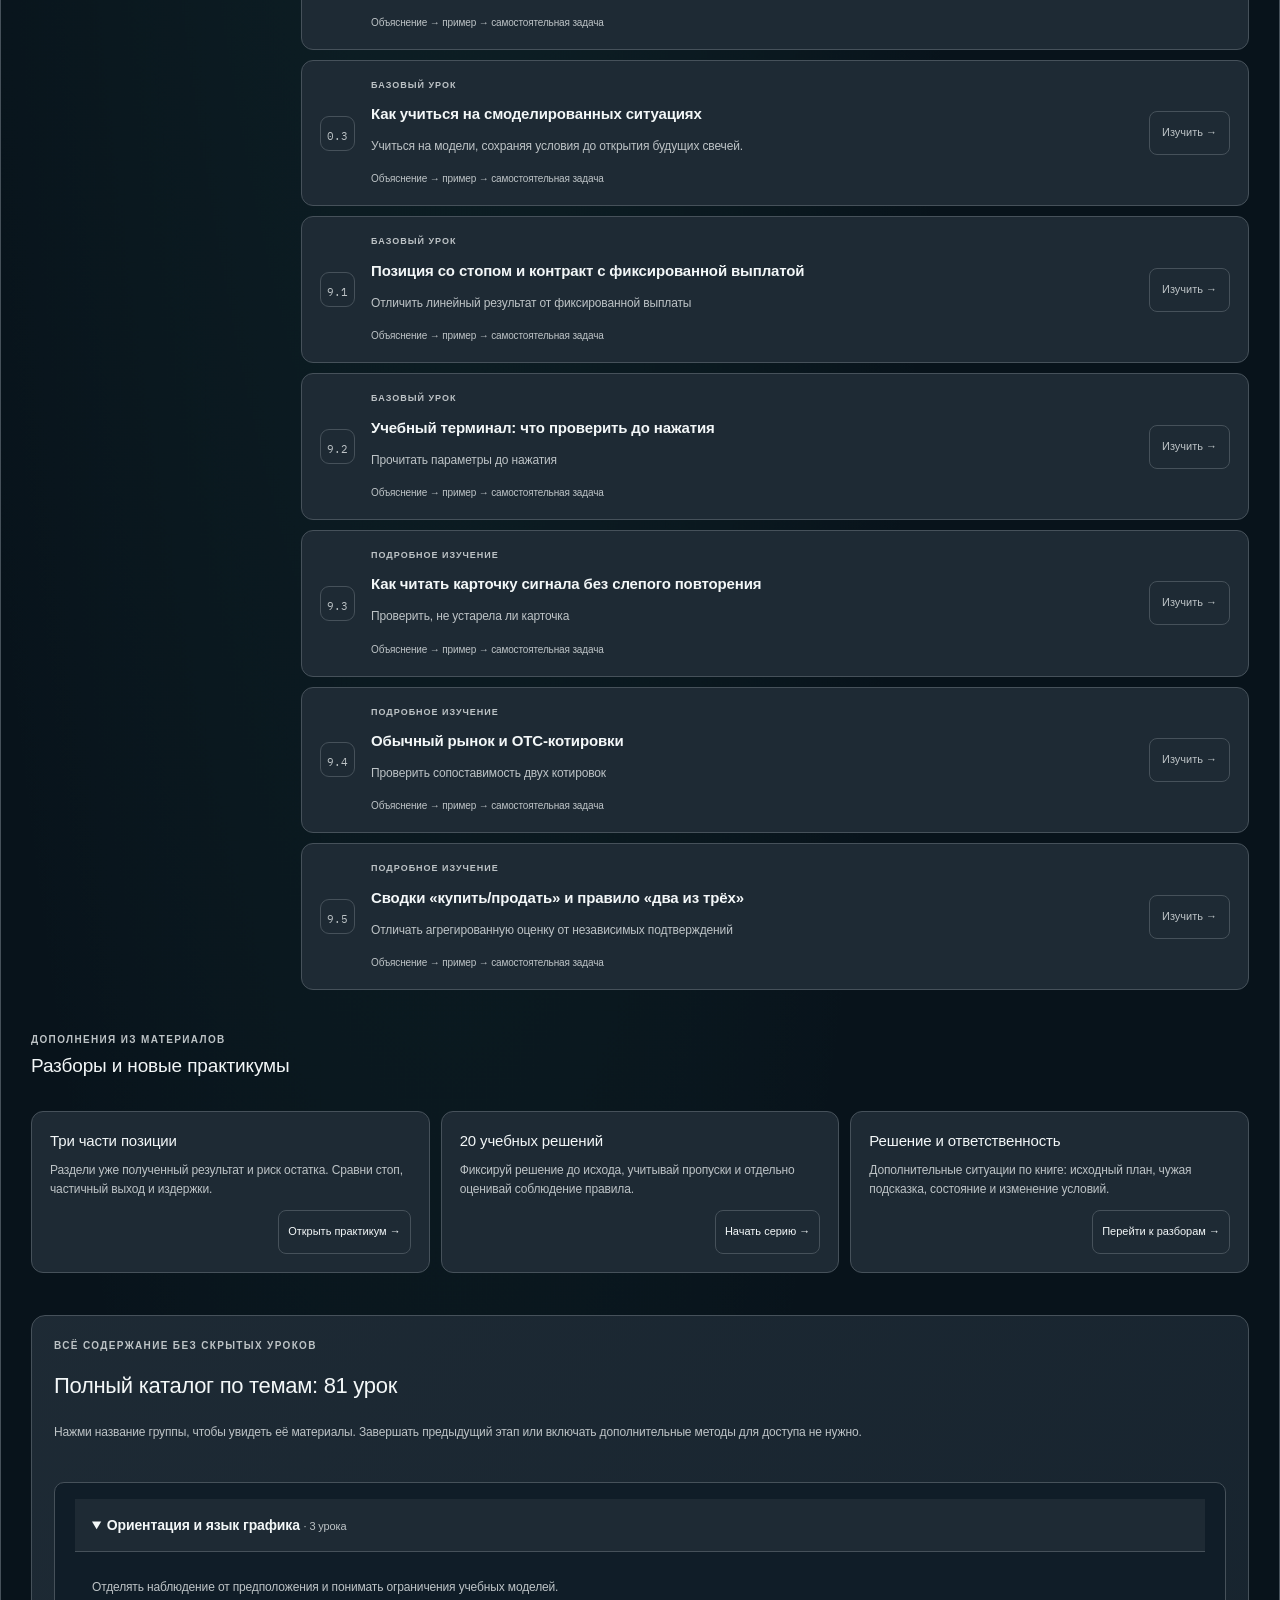
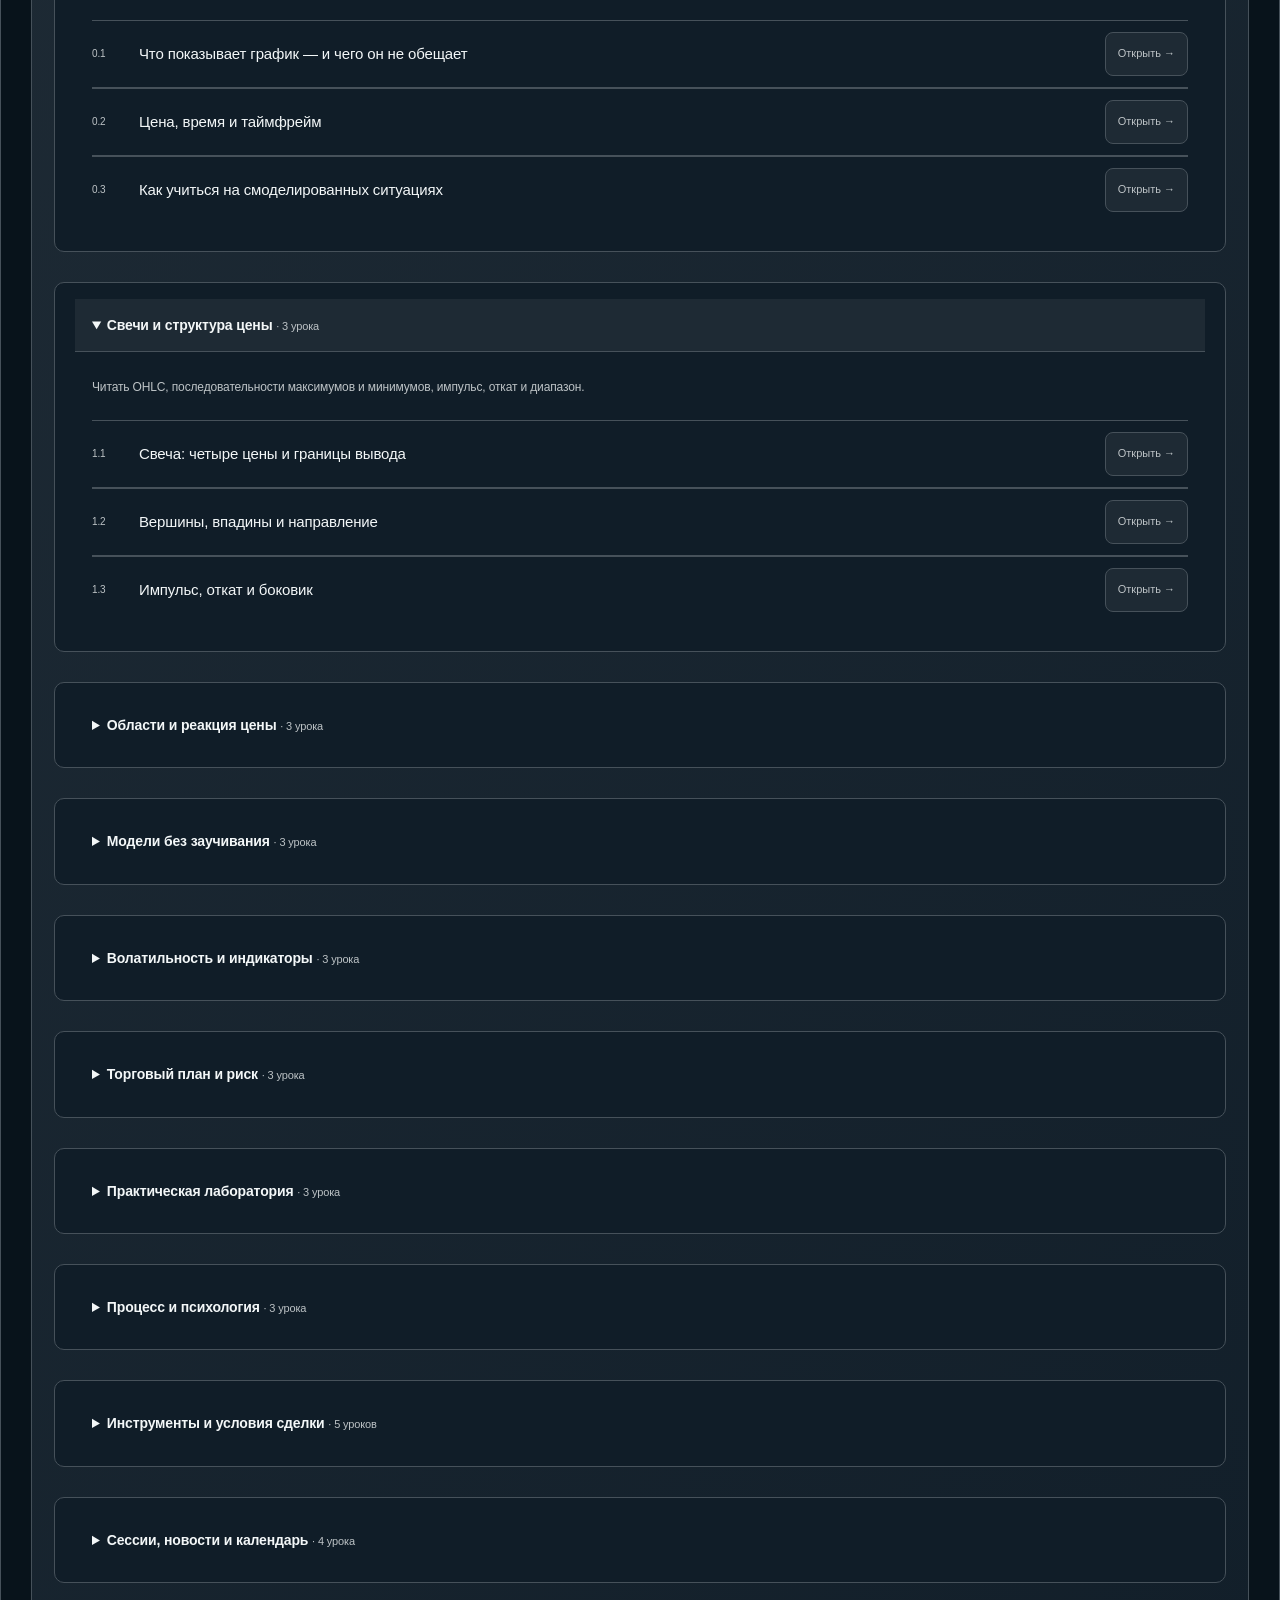
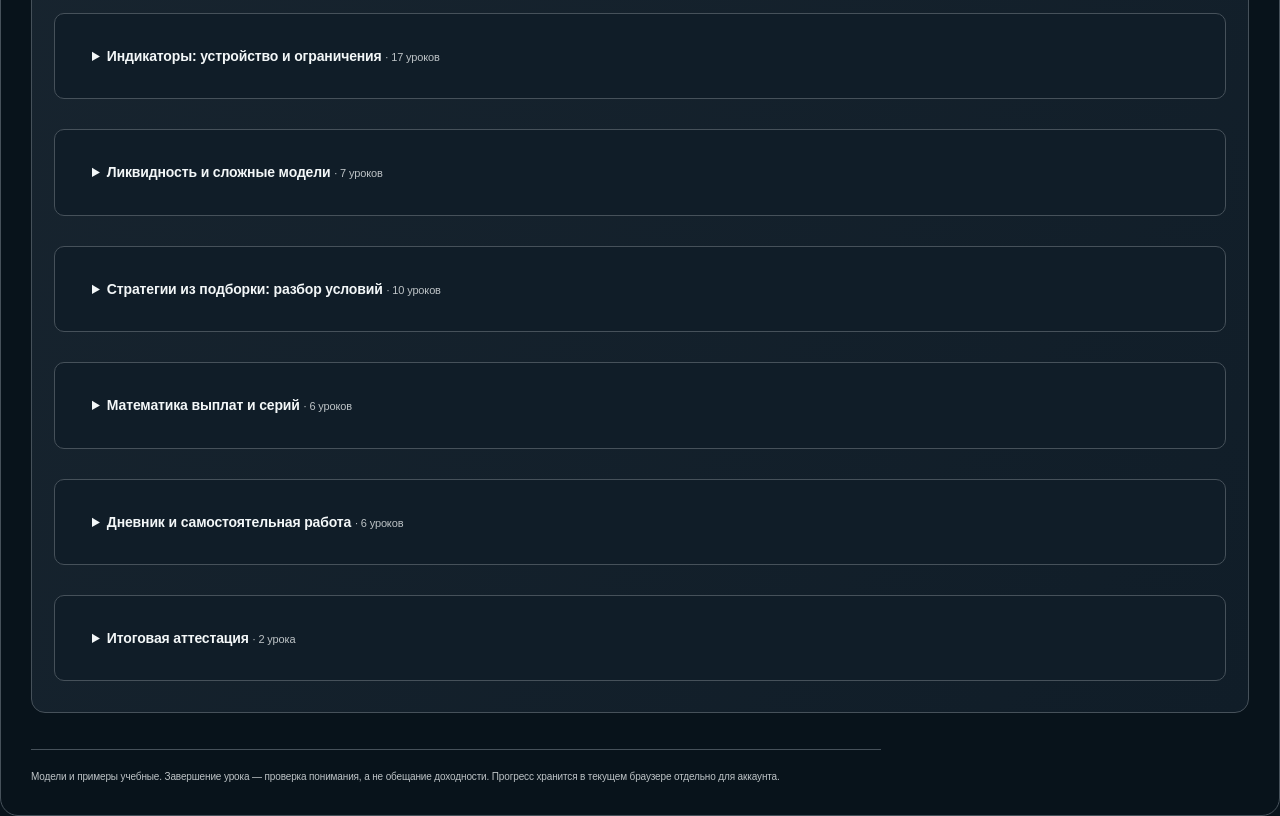
<file: tests/course-shell-preview.html>
<!doctype html>
<html lang="ru">
<head>
  <meta charset="utf-8">
  <meta name="viewport" content="width=device-width,initial-scale=1">
  <link rel="stylesheet" href="../style.css">
  <link rel="stylesheet" href="../learning-models.css">
  <link rel="stylesheet" href="../learning-library.css">
  <link rel="stylesheet" href="../academy-studio.css"><link rel="stylesheet" href="../academy-source-practice.css">
  <link rel="stylesheet" href="../academy-studio-price.css">
  <link rel="stylesheet" href="../academy-studio-indicators.css">
  <link rel="stylesheet" href="../academy-studio-decisions.css">
  <link rel="stylesheet" href="../academy-reference.css?v=20"><link rel="stylesheet" href="../academy-reference-chart.css?v=20"><link rel="stylesheet" href="../academy-reference-route.css?v=20"><link rel="stylesheet" href="../academy-theme.css?v=20">
  <title>Новая программа обучения</title>
<link rel="stylesheet" href="../academy-market-scenes.css?v=20"><link rel="stylesheet" href="../academy-chart-reference.css?v=20"></head>
<body>
  <section id="view-training"><div class="learning-shell">
    <div class="learning-topbar"><div><span class="eyebrow">TRADING DIARY / INTERACTIVE ACADEMY</span><h2>Обучение</h2><p>Собственный последовательный курс без видео.</p></div><div class="learning-progress"><strong id="trainingProgressLabel">0%</strong><div><i id="trainingProgressBar"></i></div><small id="trainingProgressText"></small></div></div>
    <div class="learning-layout-v27"><aside class="learning-program-sidebar"><div class="program-sidebar-head"><h3>Новая академия</h3></div><div id="trainingRoadmap" class="training-roadmap-v27"></div><article class="learning-next-card-v27"><div id="trainingNextLesson"></div></article></aside>
    <main class="learning-catalog learning-catalog-v27"><div class="learning-toolbar learning-toolbar-v27"><div><small id="trainingSectionLabel"></small></div><label class="learning-search"><input id="trainingSearch"></label></div><div class="learning-filterbar"><div id="trainingStatusTabs" class="learning-status-tabs"></div><div id="trainingModeTabs" class="learning-mode-tabs"></div></div><div id="trainingFeature" class="learning-feature learning-feature-v27"></div><small id="trainingResultCount"></small><div id="trainingLessonGrid" class="training-grid training-grid-v27"></div></main></div>
  </div></section>
  <div class="modal-backdrop" id="modalBackdrop"><div class="modal"><button class="modal-close" onclick="closeModal()" aria-label="Закрыть урок">×</button><div id="modalContent"></div></div></div>
  <script>window.DEFAULT_DATA={quotes:[]};window.openModal=function(){};window.closeModal=function(){};window.toast=function(){};addEventListener('error',event=>{document.body.dataset.auditError=String(event.error&&event.error.stack||event.message);document.body.dataset.auditReady='error';});</script>
  <script>function escapeHtml(value){const span=document.createElement('span');span.textContent=String(value??'');return span.innerHTML;}</script>
  <script src="../learning/course-v1.js"></script>
  <script src="../learning/course-models.js"></script>
  <script src="../learning/course-guides.js"></script>
  <script src="../learning/course-extension.js"></script>
  <script src="../learning/course-editorial.js"></script>
  <script src="../learning/course-editorial-a.js"></script>
  <script src="../learning/course-editorial-b.js"></script>
  <script src="../learning/course-editorial-c.js"></script>
  <script src="../js/learning-indicators.js"></script>
  <script src="../js/learning-math.js"></script>
  <script src="../js/learning-labs.js"></script>
  <script src="../js/learning-labs-advanced.js"></script>
  <script src="../js/learning-interactive.js"></script>
  <script src="../js/learning-models.js"></script>
  <script src="../js/learning-library.js"></script>
  <script src="../learning/course-workbook-review.js"></script>
  <script src="../learning/course-book-review-b.js"></script><script src="../learning/course-book-review-a.js"></script>
  <script src="../learning/course-book-review-c.js"></script>
  <script src="../learning/course-journey.js"></script>
  <script src="../js/learning-attachment-labs.js"></script>
  <script src="../js/academy-chart-reference-meta.js?v=20"></script><script src="../js/academy-chart-annotations.js?v=20"></script><script src="../js/academy-terminal-chart.js?v=20"></script><script src="../js/academy-studio-price.js?v=20"></script>
  <script src="../js/academy-market-indicators.js?v=20"></script><script src="../js/academy-studio-indicators.js?v=20"></script>
  <script src="../js/academy-studio-decisions.js?v=20"></script>
  <script src="../js/academy-market-foundations.js?v=20"></script><script src="../js/academy-market-structure.js?v=20"></script><script src="../js/academy-market-levels.js?v=20"></script><script src="../js/academy-market-liquidity.js?v=20"></script><script src="../js/academy-market-order-block.js?v=20"></script><script src="../js/academy-market-advanced.js?v=20"></script><script src="../js/academy-market-scenes.js?v=20"></script><script src="../js/academy-reading-price.js?v=20"></script><script src="../js/academy-reading-indicators.js?v=20"></script><script src="../js/academy-reading-decisions.js?v=20"></script><script src="../js/academy-example-cases.js?v=20"></script><script src="../js/academy-source-practice.js"></script><script src="../js/academy-studio.js?v=20"></script>
  <script src="../js/academy-studio-route.js"></script>
  <script src="../js/admin.js"></script>
  <script>
    window.currentUser={id:'academy-preview'};
    window.openModal=()=>document.getElementById('modalBackdrop').classList.add('open');
    window.closeModal=()=>{window.activeLearningModel?.dispose?.();window.activeLearningModel=null;document.getElementById('modalBackdrop').classList.remove('open');};
    bindAdminUI();
  </script>
  <script>
    addEventListener('load',()=>setTimeout(()=>{try{
      renderCourseV1View();
      const report={
        modules:document.querySelectorAll('[data-as-journey]').length,
        lessons:window.TRADING_COURSE_V1.lessons.length,
        available:Object.keys(window.TD_STUDIO_LESSONS).length,
        planned:0,
        noVideo:!document.querySelector('video,iframe'),
        hasNoVideoLabel:true,
        hasInteractiveFeature:!!document.querySelector('.as-stage-focus'),
        horizontalOverflow:document.documentElement.scrollWidth>document.documentElement.clientWidth
      };
      document.body.dataset.audit=JSON.stringify(report);
      document.body.dataset.auditReady='true';
    }catch(error){document.body.dataset.auditError=String(error&&error.stack||error);document.body.dataset.auditReady='error';}},50));
  </script>
</body>
</html>
</file>
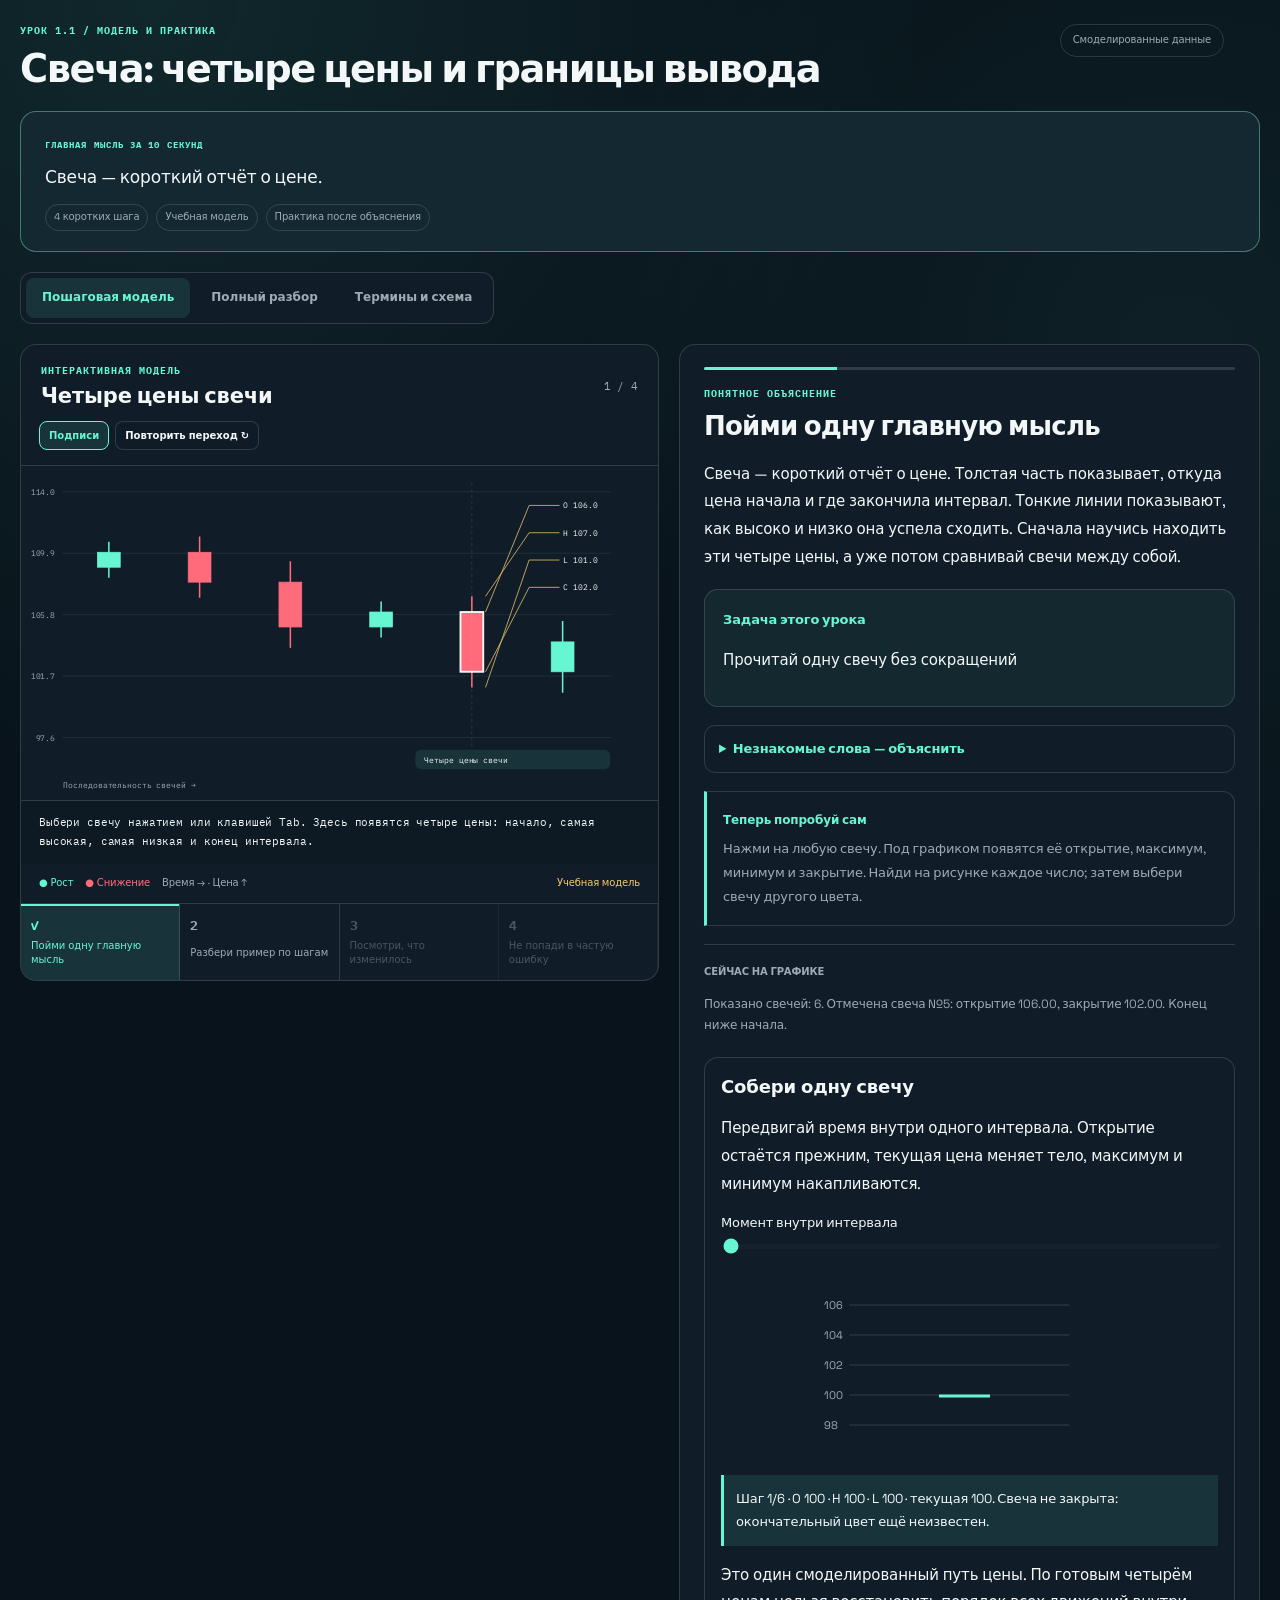
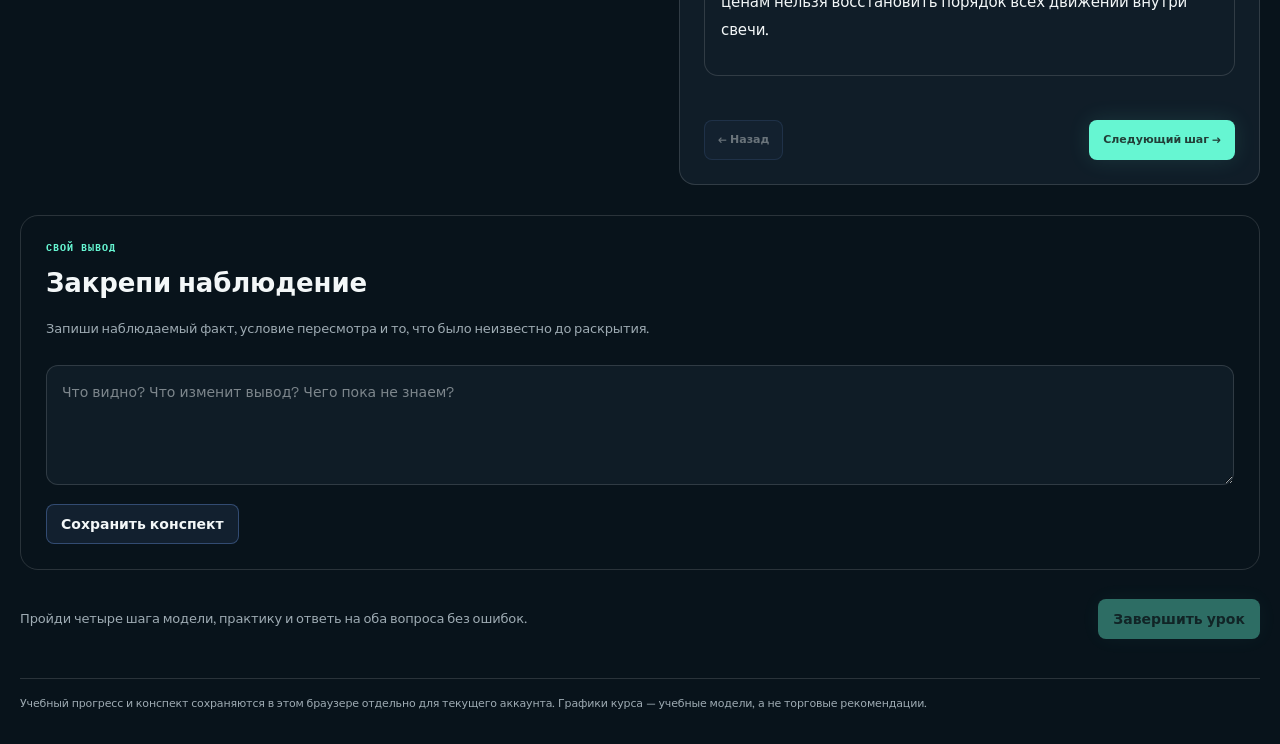
<file: tests/interactive-course-preview.html>
<!doctype html>
<html lang="ru">
<head>
  <meta charset="utf-8">
  <meta name="viewport" content="width=device-width,initial-scale=1">
  <title>Проверка интерактивного курса</title>
  <link rel="stylesheet" href="../style.css">
  <style>
    body{margin:0;padding:20px;background:var(--site-primary,#081018);color:var(--site-secondary-ink,#f4f7f8)}
    #preview{width:min(1080px,100%);margin:0 auto}
    @media(max-width:500px){body{padding:10px}}
  </style>
</head>
<body>
  <main id="preview"></main>
  <script src="../learning/course-v1.js"></script>
  <script src="../js/learning-interactive.js"></script>
  <script>
    (async function(){
      if(!new URLSearchParams(location.search).has('audit')){location.replace('academy-models.html?lesson=1.1');return;}
      const lesson=window.TRADING_COURSE_V1.lesson;
      let completed=false;
      window.InteractiveLearning.mount({
        host:document.getElementById('preview'),lesson,progress:{progress:10,notes:''},
        onSaveNotes:async()=>{},onComplete:async()=>{completed=true;}
      });
      if(!new URLSearchParams(location.search).has('audit'))return;
      const audit={lessonRendered:!!document.querySelector('[data-il-root]'),scenarios:document.querySelectorAll('[data-il-scenario]').length,noVideo:!document.querySelector('video,iframe'),simulatedLabel:document.body.innerText.includes('СМОДЕЛИРОВАННЫЕ СИТУАЦИИ')};
      const scenario=document.querySelector('[data-il-scenario]');
      const before=scenario.querySelector('[data-il-chart] svg').getAttribute('aria-label');
      scenario.querySelector('[data-il-next]').click();
      const after=scenario.querySelector('[data-il-chart] svg').getAttribute('aria-label');
      audit.scenarioAdvanced=before!==after;
      const practice=document.querySelector('[data-il-practice]');
      audit.futureHidden=practice.querySelector('svg').getAttribute('aria-label').includes('10');
      practice.querySelector('input[value="1"]').checked=true;
      practice.querySelector('[data-il-practice-submit]').click();
      audit.futureRevealed=practice.dataset.revealed==='true'&&practice.querySelector('svg').getAttribute('aria-label').includes('14');
      audit.practiceFeedback=practice.querySelector('[data-il-practice-result]').textContent.trim().length>20;
      [0,0,1,1].forEach((answer,index)=>{document.querySelector(`input[name="il-q-${index}"][value="${answer}"]`).checked=true;});
      document.querySelector('[data-il-quiz]').dispatchEvent(new Event('submit',{bubbles:true,cancelable:true}));
      audit.quizScore=document.querySelector('[data-il-quiz-result]').textContent.includes('100%');
      const complete=document.querySelector('[data-il-complete]');
      audit.completionEnabled=!complete.disabled;
      complete.click();
      await Promise.resolve();
      audit.completed=completed;
      audit.horizontalOverflow=document.documentElement.scrollWidth>document.documentElement.clientWidth;
      document.body.dataset.audit=JSON.stringify(audit);
      document.body.dataset.auditReady='true';
    })().catch(error=>{document.body.dataset.auditError=String(error&&error.stack||error);document.body.dataset.auditReady='error';});
  </script>
</body>
</html>
</file>
<file: style.css>
@import url('https://fonts.googleapis.com/css2?family=Space+Grotesk:wght@400;500;600;700&family=IBM+Plex+Mono:wght@400;500;600&display=swap');
:root{--bg:#070a0f;--surface:#0d121a;--surface-2:#111923;--surface-3:#17212d;--ink:#edf4f7;--muted:#7f8e9b;--faint:#465463;--line:#1c2a37;--line-strong:#2b3d4d;--accent:#66f6d2;--accent-soft:rgba(102,246,210,.10);--profit:#66f6d2;--loss:#ff6b7a;--neutral:#f1c86b;--blue:#7aa8ff;--purple:#ad8cff;--shadow:0 24px 70px rgba(0,0,0,.34);--radius:10px;--radius-lg:16px;--top:70px;--nav:104px;--sans:'Space Grotesk',system-ui,sans-serif;--mono:'IBM Plex Mono',ui-monospace,monospace;--serif:'Space Grotesk',system-ui,sans-serif}
*{box-sizing:border-box}html{min-height:100%;background:var(--bg)}body{margin:0;min-height:100%;font-family:var(--sans);color:var(--ink);background:radial-gradient(circle at 15% 0%,rgba(102,246,210,.07),transparent 28%),radial-gradient(circle at 90% 20%,rgba(122,168,255,.07),transparent 25%),var(--bg);font-size:14px;line-height:1.45}body:before{content:"";position:fixed;inset:0;pointer-events:none;z-index:-1;opacity:.55;background-image:linear-gradient(rgba(255,255,255,.025) 1px,transparent 1px),linear-gradient(90deg,rgba(255,255,255,.025) 1px,transparent 1px);background-size:44px 44px}button,input,select,textarea{font:inherit;color:inherit;box-sizing:border-box}button{appearance:none;-webkit-appearance:none;border:0;outline:0;cursor:pointer}button:focus-visible,input:focus-visible,select:focus-visible,textarea:focus-visible{outline:2px solid var(--accent);outline-offset:2px}input,select,textarea{width:100%;background:#0a1017;border:1px solid var(--line);border-radius:8px;padding:11px 12px;min-height:42px;color:var(--ink)}textarea{resize:vertical;min-height:100px}select{cursor:pointer}.app-shell{min-height:100vh}
/* FUTURE TOP NAVIGATION — old left rail becomes top command deck */
.command-rail{position:fixed;left:0;right:0;top:0;width:100%;height:var(--nav);background:rgba(6,10,15,.94);backdrop-filter:blur(18px);color:var(--ink);padding:12px 20px 0;display:grid;grid-template-columns:170px minmax(0,1fr) auto;align-items:stretch;gap:18px;z-index:50;border-bottom:1px solid var(--line);box-shadow:0 12px 40px rgba(0,0,0,.22)}.rail-brand{display:flex;align-items:center;gap:10px;padding:0 8px 12px;border-bottom:1px solid var(--line)}.rail-mark{width:34px;height:34px;display:grid;place-items:center;background:var(--accent);border-radius:9px;box-shadow:0 0 24px rgba(102,246,210,.18)}.rail-mark img{width:18px;height:18px;filter:brightness(.15)}.rail-brand>span{font:600 12px var(--mono);letter-spacing:.18em;color:var(--ink)}.rail-rule{display:none}.rail-nav{display:flex;align-items:stretch;gap:5px;overflow-x:auto;overflow-y:hidden;scrollbar-width:none}.rail-nav::-webkit-scrollbar{display:none}.rail-group-label{display:none}.rail-space{margin:0}.rail-nav .nav-item{width:auto;min-width:86px;height:64px;padding:0 13px;display:flex;flex-direction:column;align-items:flex-start;justify-content:center;gap:4px;background:transparent;color:#7f8e9b;text-align:left;border:1px solid transparent;border-radius:10px;transition:.18s ease;position:relative}.rail-nav .nav-item span{font:500 8px var(--mono);color:#465463;letter-spacing:.08em}.rail-nav .nav-item b{font-size:12px;font-weight:600;white-space:nowrap}.rail-nav .nav-item:hover{background:#0d151e;border-color:var(--line-strong);color:var(--ink)}.rail-nav .nav-item.active{background:linear-gradient(180deg,rgba(102,246,210,.13),rgba(102,246,210,.04));border-color:rgba(102,246,210,.35);color:var(--ink);box-shadow:inset 0 0 0 1px rgba(102,246,210,.05)}.rail-nav .nav-item.active:after{content:"";position:absolute;left:12px;right:12px;bottom:-1px;height:2px;background:var(--accent);box-shadow:0 0 14px var(--accent)}.rail-nav .nav-item.active span{color:var(--accent)}.rail-bottom{margin:0;display:flex;align-items:center;gap:8px;border:0;padding:0 0 12px}.rail-avatar{width:118px;min-width:118px;height:42px;background:#0d151e;color:var(--ink);border:1px solid var(--line-strong);display:flex;align-items:center;gap:8px;padding:0 9px;border-radius:9px;text-align:left}.avatar{width:26px;height:26px;border-radius:7px;display:grid;place-items:center;background:var(--accent);color:#06100e;font:600 9px var(--mono)}.rail-avatar em{font-style:normal;font-size:11px;white-space:nowrap;overflow:hidden;text-overflow:ellipsis}.rail-theme{width:42px;height:42px;background:#0d151e;color:var(--accent);border:1px solid var(--line-strong);border-radius:9px}.topbar{position:fixed;left:0;right:0;top:var(--nav);height:var(--top);background:rgba(7,10,15,.84);backdrop-filter:blur(18px);border-bottom:1px solid var(--line);display:grid;grid-template-columns:1fr minmax(300px,520px) 1fr;align-items:center;padding:0 24px;z-index:40}.topbar-left,.topbar-right{display:flex;align-items:center;gap:16px}.topbar-right{justify-content:flex-end}.crumb{display:flex;align-items:center;gap:10px}.crumb span{font:600 9px var(--mono);letter-spacing:.16em;color:var(--faint)}.crumb i{font-style:normal;color:var(--line-strong)}.crumb strong{font:600 13px var(--sans);color:var(--ink)}.global-search{height:42px;border:1px solid var(--line-strong);background:#0b1118;display:flex;align-items:center;padding:0 11px;gap:9px;border-radius:9px;box-shadow:inset 0 1px 0 rgba(255,255,255,.025)}.global-search>span{font-size:18px;color:var(--muted)}.global-search input{border:0;background:transparent;min-height:auto;padding:0;outline:0}.global-search kbd{font:500 9px var(--mono);color:var(--faint);border:1px solid var(--line);background:#101923;padding:3px 6px;white-space:nowrap;border-radius:5px}.market-clock{display:grid;grid-template-columns:auto auto;column-gap:8px;align-items:baseline}.market-clock span{grid-column:1/-1;font:400 9px var(--mono);color:var(--faint)}.market-clock b{font:500 12px var(--mono)}.market-clock small{font:400 9px var(--mono);color:var(--muted)}.sync-dot{font:500 9px var(--mono);color:var(--muted);display:flex;align-items:center;gap:6px}.sync-dot i{width:6px;height:6px;border-radius:50%;background:var(--accent);display:block;box-shadow:0 0 10px var(--accent)}.mobile-menu{display:none}.workspace-frame{margin-left:0;padding-top:calc(var(--nav) + var(--top));min-height:100vh}.workspace-meta{height:40px;border-bottom:1px solid var(--line);display:flex;align-items:center;gap:12px;padding:0 24px;background:#090e14}.meta-label{font:600 8px var(--mono);letter-spacing:.18em;color:var(--accent)}.meta-line{height:1px;width:42px;background:var(--line-strong)}.meta-note{font-size:10px;color:var(--muted)}.main{width:100%}.content{max-width:1540px;margin:0 auto;padding:32px 28px 70px}
/* hierarchy */
.view{display:none}.view.active{display:block}.section-head{display:flex;justify-content:space-between;align-items:flex-end;gap:24px;margin-bottom:22px}.section-head h2{font:700 40px/1.05 var(--sans);letter-spacing:-.045em;margin:0}.section-head h2:before{content:"/";color:var(--accent);margin-right:8px;font:500 30px var(--mono)}.section-head p{margin:8px 0 0;color:var(--muted);font-size:11px}.card{background:linear-gradient(180deg,rgba(15,22,31,.96),rgba(10,16,23,.96));border:1px solid var(--line);border-radius:var(--radius-lg);box-shadow:var(--shadow);padding:22px;position:relative;overflow:hidden}.card:before{content:"";position:absolute;top:0;left:0;right:0;height:1px;background:linear-gradient(90deg,transparent,var(--line-strong),transparent);opacity:.8}.card-head{display:flex;justify-content:space-between;align-items:flex-start;gap:18px;margin-bottom:18px}.card-head h3{margin:0;font-size:14px;font-weight:700}.card-head p{margin:4px 0 0;color:var(--muted);font-size:10px}.eyebrow{font:600 8px var(--mono);letter-spacing:.16em;color:var(--accent)}
/* bulletproof buttons: fixed geometry, no inherited weirdness */
.primary-btn,.secondary-btn,.ghost-btn,.mini-btn,.icon-btn{height:40px;min-height:40px;min-width:0;padding:0 14px;display:inline-flex;align-items:center;justify-content:center;gap:8px;border-radius:8px;line-height:1;white-space:nowrap;flex:0 0 auto;vertical-align:middle;position:relative;overflow:hidden}.primary-btn{background:var(--accent);color:#06100e;border:1px solid var(--accent);font-weight:700;box-shadow:0 0 22px rgba(102,246,210,.12)}.primary-btn:hover{filter:brightness(1.08)}.secondary-btn{background:rgba(122,168,255,.09);color:#bcd0ff;border:1px solid rgba(122,168,255,.32);font-weight:600}.ghost-btn{background:#0b1219;color:var(--ink);border:1px solid var(--line-strong)}.ghost-btn:hover,.secondary-btn:hover{border-color:#476072;background:#111a24}.mini-btn{height:32px;min-height:32px;padding:0 10px;background:#0e161f;border:1px solid var(--line-strong);font-size:10px}.icon-btn{width:40px;padding:0;background:#0d151e;border:1px solid var(--line-strong)}
/* dashboard */
.kpi-grid{display:grid;grid-template-columns:2fr repeat(3,1fr);gap:10px;margin-bottom:10px}.kpi{background:#0b1219;border:1px solid var(--line);min-height:126px;padding:18px 20px;display:flex;flex-direction:column;justify-content:space-between;border-radius:var(--radius)}.kpi:first-child{background:linear-gradient(135deg,#102b29,#0b1719);color:var(--ink);border-color:rgba(102,246,210,.3)}.kpi small{font:600 8px var(--mono);letter-spacing:.1em;color:var(--muted)}.kpi:first-child small{color:#89bfb2}.kpi strong{font:700 31px var(--sans);letter-spacing:-.04em}.kpi span{font-size:10px;color:var(--muted)}.kpi:first-child span{color:#9ebcb6}.dashboard-grid{display:grid;grid-template-columns:minmax(0,2.1fr) minmax(280px,.9fr);gap:10px;margin-bottom:10px}.dashboard-grid.lower{grid-template-columns:1.2fr .8fr}.chart-card.large{min-height:430px}.chart-wrap{position:relative;height:330px}.chart-wrap.tall{height:500px}.empty-chart{position:absolute;inset:0;display:grid;place-items:center;text-align:center;color:var(--faint);font-size:12px;pointer-events:none}.segmented{display:flex;align-items:center;border:1px solid var(--line-strong);background:#0a1017;padding:3px;border-radius:8px;gap:2px;flex-wrap:nowrap}.segmented button{height:30px;min-height:30px;padding:0 10px;background:transparent;color:var(--muted);border-radius:6px;font:600 9px var(--mono);white-space:nowrap;display:inline-flex;align-items:center;justify-content:center}.segmented button.active{background:#17222d;color:var(--accent);box-shadow:inset 0 0 0 1px var(--line-strong)}.period-grid{display:grid;grid-template-columns:repeat(3,1fr);gap:8px}.period-item{border:1px solid var(--line);padding:14px;background:#0b1219;border-radius:9px}.period-item b{display:block;font-size:11px}.period-item strong{display:block;font:700 22px var(--sans);margin-top:8px}.journal-preview{min-height:120px;color:var(--muted);font-size:11px}.main-goal-dashboard{padding:0;overflow:hidden}.main-goal-top{display:flex;justify-content:space-between;align-items:center;gap:20px;padding:18px 22px;border-bottom:1px solid var(--line)}.main-goal-top b{font-size:13px}.main-goal-top span{display:block;color:var(--muted);font-size:10px;margin-top:3px}.main-goal-top>strong{font:700 25px var(--sans);color:var(--accent)}.main-goal-hero{display:flex;align-items:center;justify-content:space-between;gap:30px;padding:24px}.main-goal-hero h3{font:700 26px var(--sans);margin:7px 0}.main-goal-hero p{max-width:650px;color:var(--muted);font-size:11px}.goal-label{font:600 8px var(--mono);letter-spacing:.15em;color:var(--faint)}.goal-progress-number{font:700 55px var(--sans);color:var(--accent)}
/* tables */
.table-card{padding:0;overflow:hidden}.toolbar{display:grid;grid-template-columns:minmax(220px,1fr) auto 190px;gap:10px;padding:14px;border-bottom:1px solid var(--line);background:#0a1017}.search{height:40px;border:1px solid var(--line-strong);background:#0d151e;border-radius:8px;display:flex;align-items:center;padding:0 11px;gap:8px}.search span{color:var(--muted)}.search input{border:0;background:transparent;min-height:auto;padding:0}.filters{display:flex;align-items:center;gap:4px;background:#090f16;border:1px solid var(--line-strong);padding:3px;border-radius:8px}.filters button{height:32px;min-height:32px;padding:0 10px;background:transparent;color:var(--muted);border-radius:6px;white-space:nowrap;font:600 9px var(--mono)}.filters button.active{background:#17222d;color:var(--accent)}.table-scroll{overflow:auto}table{width:100%;border-collapse:collapse;min-width:920px}th,td{padding:13px 14px;border-bottom:1px solid var(--line);text-align:left;font-size:10px;vertical-align:middle}th{font:600 8px var(--mono);letter-spacing:.1em;text-transform:uppercase;color:var(--faint);background:#0a1017;position:sticky;top:0;z-index:1}tbody tr:hover{background:rgba(102,246,210,.025)}td strong{font-weight:700}.result-win,.pnl-profit{color:var(--profit)}.result-loss,.pnl-loss{color:var(--loss)}.result-draw,.pnl-neutral{color:var(--neutral)}.empty-state{text-align:center;padding:72px 20px;color:var(--muted)}.empty-icon{width:50px;height:50px;margin:0 auto 12px;border:1px solid var(--line-strong);display:grid;place-items:center;border-radius:12px;color:var(--accent)}.empty-state h3{margin:0 0 6px;color:var(--ink)}.empty-state p{max-width:460px;margin:0 auto 18px;font-size:11px}
/* preserve all existing page modules */
.stats-cards,.goal-metrics{display:grid;grid-template-columns:repeat(4,1fr);gap:10px;margin-bottom:10px}.stat-card{background:#0b1219;border:1px solid var(--line);border-radius:10px;padding:18px}.stat-card small{font:600 8px var(--mono);color:var(--muted);text-transform:uppercase}.stat-card strong{display:block;font-size:26px;margin-top:8px}.charts-grid{display:grid;grid-template-columns:1fr 1fr;gap:10px}.charts-grid .wide{grid-column:1/-1}.notes-grid,.goals-grid,.playbook-grid,.psychology-grid{display:grid;grid-template-columns:repeat(3,1fr);gap:10px}.note-card,.goal-card,.playbook-card,.psych-card{background:#0b1219;border:1px solid var(--line);border-radius:12px;padding:18px}.settings-layout{display:grid;grid-template-columns:210px minmax(0,1fr);gap:10px}.settings-sidebar{background:#0b1219;border:1px solid var(--line);border-radius:12px;padding:8px;height:max-content;position:sticky;top:160px}.settings-tab{width:100%;height:40px;background:transparent;color:var(--muted);text-align:left;border-radius:8px;padding:0 12px;font-weight:600}.settings-tab.active{background:var(--accent-soft);color:var(--accent)}.settings-panel{background:#0b1219;border:1px solid var(--line);border-radius:12px;padding:22px}.settings-panel-head{display:flex;justify-content:space-between;gap:20px;align-items:flex-start;margin-bottom:20px}.settings-panel-head h3{font-size:22px;margin:5px 0}.settings-panel-head p{margin:0;color:var(--muted);font-size:10px}.settings-badge,.appearance-live{font:600 8px var(--mono);letter-spacing:.12em;padding:6px 8px;background:var(--accent-soft);color:var(--accent);white-space:nowrap;border-radius:6px}.appearance-preview{display:grid;grid-template-columns:120px 1fr;border:1px solid var(--line);background:#060a0f;color:#eef4f7;min-height:170px;margin-bottom:24px;border-radius:12px;overflow:hidden}.preview-sidebar{border-right:1px solid var(--line);padding:20px 12px;display:grid;align-content:start;gap:9px}.preview-sidebar i{height:7px;background:#17212d;display:block;border-radius:4px}.preview-sidebar i:first-child{background:var(--accent)}.preview-work{padding:20px}.preview-bar{display:flex;justify-content:space-between;align-items:center;font-size:9px;color:#8f9992}.preview-grid{display:grid;grid-template-columns:1.5fr .7fr;gap:8px;margin-top:20px}.preview-main,.preview-mini{border:1px solid var(--line);padding:14px;border-radius:8px}.preview-main small,.preview-mini small{font:500 8px var(--mono);color:#8f9992}.preview-main strong,.preview-mini strong{display:block;margin-top:8px;font:700 22px var(--sans)}.preview-main em{display:block;height:2px;background:var(--accent);margin-top:14px}.preview-mini i{display:block;width:24px;height:24px;border:1px solid var(--accent);border-radius:50%;margin-top:12px}.appearance-block{border-top:1px solid var(--line);padding-top:20px;margin-top:20px}.appearance-block-head h4{margin:0;font-size:13px}.appearance-block-head p{margin:4px 0 12px;color:var(--muted);font-size:10px}.appearance-choice{min-height:78px;text-align:left;padding:12px;border:1px solid var(--line);background:#0d151e;display:flex;flex-direction:column;justify-content:space-between;gap:5px;border-radius:9px}.appearance-choice:hover{border-color:var(--line-strong)}.appearance-choice.selected{border-color:var(--accent);box-shadow:inset 0 0 0 1px var(--accent)}.appearance-choice b{font-size:11px}.appearance-choice small{font-size:9px;color:var(--muted)}.choice-swatch{height:24px;width:100%;display:block;border:1px solid var(--line);border-radius:5px}.dark-swatch{background:#070a0f}.light-swatch{background:#f1f3f5}.accent-choices{grid-template-columns:repeat(6,1fr)}.accent-choice i{width:22px;height:22px;background:var(--choice-color);border-radius:50%;display:block}.compact-choices,.density-choices,.card-style-choices{display:grid;grid-template-columns:repeat(3,1fr);gap:8px}.appearance-two-col{display:grid;grid-template-columns:1fr 1fr;gap:14px}.style-demo{height:22px;background:#17212d;border:1px solid #2b3d4d;border-radius:6px}.flat-demo{border-radius:0}.glass-demo{background:linear-gradient(135deg,#14232a,#101923)}.border-demo{background:transparent;border-color:#66f6d2}.minimal-demo{background:#0a1017;border-color:transparent}.settings-save-row{display:flex;justify-content:space-between;align-items:center;gap:15px;margin-top:22px;padding-top:18px;border-top:1px solid var(--line);color:var(--muted);font-size:10px}.settings-section-grid{display:grid;grid-template-columns:repeat(2,1fr);gap:12px}.setting-field{display:grid;gap:6px}.setting-field label{font:600 8px var(--mono);color:var(--muted);text-transform:uppercase}.data-actions-grid{display:grid;grid-template-columns:repeat(2,1fr);gap:8px}.cloud-placeholder{margin-top:14px;border:1px dashed var(--line-strong);padding:15px;display:flex;gap:10px;align-items:center;color:var(--muted);border-radius:9px}.cloud-placeholder div{display:grid}.cloud-placeholder small{font-size:9px;color:var(--faint)}.instrument-line,.strategy-line{display:flex;align-items:center;justify-content:space-between;padding:12px 0;border-bottom:1px solid var(--line)}.instrument-line small{color:var(--faint);font-size:9px}.strategy-head{margin-top:22px;padding-top:20px;border-top:1px solid var(--line)}
/* modal */
.modal-backdrop{position:fixed;inset:0;background:rgba(2,5,8,.76);display:none;align-items:center;justify-content:center;padding:20px;z-index:100}.modal-backdrop.open{display:flex}.modal{position:relative;width:min(720px,100%);max-height:90vh;overflow:auto;background:#0d151e;border:1px solid var(--line-strong);box-shadow:0 30px 90px rgba(0,0,0,.55);padding:28px;border-radius:16px}.modal-close{position:absolute;right:12px;top:12px;width:36px;height:36px;background:#111b25;border:1px solid var(--line-strong);font-size:18px;border-radius:8px}.modal h3{font-size:24px;margin:0 0 5px}.modal p{color:var(--muted);font-size:11px}.modal-form{display:grid;grid-template-columns:repeat(2,1fr);gap:12px}.modal-form label{display:grid;gap:6px;font-size:10px;color:var(--muted)}.modal-form label.full{grid-column:1/-1}.modal-actions{display:flex;justify-content:flex-end;gap:8px;margin-top:18px;padding-top:16px;border-top:1px solid var(--line)}.toast-container{position:fixed;right:22px;bottom:22px;z-index:120;display:grid;gap:7px}.toast{background:#101923;color:#f2f3ef;border:1px solid var(--line-strong);padding:11px 14px;font-size:11px;border-radius:8px;box-shadow:var(--shadow)}.toast.error{border-color:var(--loss)}.mobile-drawer{display:none}.appearance-hidden-select{display:none}
/* settings state */
body.theme-light{--bg:#eef2f5;--surface:#f8fafb;--surface-2:#edf2f5;--surface-3:#e2e9ee;--ink:#0d1821;--muted:#5d6d79;--faint:#91a0ac;--line:#d3dde4;--line-strong:#b9c7d1;--accent:#087e72;--accent-soft:rgba(8,126,114,.10);--shadow:0 18px 45px rgba(22,45,60,.10)}body.theme-light{background:radial-gradient(circle at 15% 0%,rgba(8,126,114,.08),transparent 28%),#eef2f5}body.theme-light:before{background-image:linear-gradient(rgba(20,40,55,.035) 1px,transparent 1px),linear-gradient(90deg,rgba(20,40,55,.035) 1px,transparent 1px)}body.theme-light .command-rail,body.theme-light .topbar{background:rgba(248,250,251,.92);color:var(--ink)}body.theme-light .rail-nav .nav-item:hover{background:#e8eef2}body.theme-light .rail-nav .nav-item.active{background:rgba(8,126,114,.10)}body.theme-light .primary-btn{color:#fff;background:#087e72;border-color:#087e72}body.theme-light .global-search,body.theme-light input,body.theme-light select,body.theme-light textarea{background:var(--site-secondary);color:var(--site-secondary-ink);border-color:var(--site-secondary-line)}body.theme-light .card,body.theme-light .kpi,body.theme-light .stat-card,body.theme-light .settings-panel,body.theme-light .settings-sidebar{background:#f8fafb}body.theme-light .kpi:first-child{background:linear-gradient(135deg,#e2f0ed,#f4f9f8);color:var(--ink)}body.theme-light .kpi:first-child small,body.theme-light .kpi:first-child span{color:var(--muted)}
body.accent-indigo{--accent:#8ea7ff;--accent-soft:rgba(142,167,255,.11)}body.accent-forest{--accent:#71e0a5;--accent-soft:rgba(113,224,165,.11)}body.accent-burgundy{--accent:#ff8295;--accent-soft:rgba(255,130,149,.11)}body.accent-copper{--accent:#ffb66e;--accent-soft:rgba(255,182,110,.11)}body.accent-arctic{--accent:#7dd9ff;--accent-soft:rgba(125,217,255,.11)}
body[data-pattern="none"]:before{display:none}body[data-pattern="dots"]:before{background-image:radial-gradient(rgba(102,246,210,.12) 1px,transparent 1px);background-size:18px 18px}body[data-pattern="diagonal"]:before{background-image:repeating-linear-gradient(135deg,rgba(102,246,210,.05) 0 1px,transparent 1px 16px)}body[data-pattern="blueprint"]:before{background-image:linear-gradient(rgba(102,246,210,.035) 1px,transparent 1px),linear-gradient(90deg,rgba(102,246,210,.035) 1px,transparent 1px);background-size:72px 72px}body[data-pattern="noise"]:before{background-image:radial-gradient(rgba(255,255,255,.04) .6px,transparent .6px);background-size:4px 4px}
body.cards-flat .card,body.cards-flat .kpi,body.cards-flat .stat-card{box-shadow:none;border-radius:3px}body.cards-border .card{background:transparent;box-shadow:none}body.cards-minimal .card{background:transparent;border-color:transparent;box-shadow:none}body.cards-glass .card{background:rgba(13,21,30,.68);backdrop-filter:blur(14px)}body.density-compact .content{padding-top:22px}body.density-compact .card{padding:17px}body.density-ultra .content{padding-top:16px}body.density-ultra .card{padding:14px}body.density-ultra .kpi{min-height:105px}
/* responsive */
@media(max-width:1200px){.command-rail{grid-template-columns:120px minmax(0,1fr) auto;gap:10px;padding-left:12px;padding-right:12px}.rail-nav .nav-item{min-width:74px;padding:0 10px}.topbar{padding:0 16px}.content{padding:28px 20px 60px}.kpi-grid{grid-template-columns:repeat(2,1fr)}.dashboard-grid,.dashboard-grid.lower,.charts-grid{grid-template-columns:1fr}.notes-grid,.goals-grid,.playbook-grid,.psychology-grid{grid-template-columns:repeat(2,1fr)}.accent-choices{grid-template-columns:repeat(3,1fr)}}
@media(max-width:860px){:root{--nav:66px;--top:58px}.command-rail{height:var(--nav);grid-template-columns:1fr auto;padding:8px 12px}.rail-brand{border:0;padding:0}.rail-nav{display:none}.rail-bottom{padding:0}.rail-avatar{width:42px;min-width:42px;justify-content:center;padding:0}.rail-avatar em{display:none}.rail-theme{height:40px;width:40px}.topbar{top:var(--nav);height:var(--top);grid-template-columns:1fr auto;padding:0 12px}.topbar-center{display:none}.mobile-menu{display:inline-grid;width:38px;height:38px;place-items:center;background:#0d151e;border:1px solid var(--line-strong);font-size:18px;border-radius:8px}.workspace-frame{padding-top:calc(var(--nav) + var(--top));margin-left:0}.workspace-meta{padding:0 14px}.mobile-drawer{position:fixed;display:block;inset:0 auto 0 0;width:min(330px,90vw);background:#080d13;color:#e9f1f4;z-index:90;transform:translateX(-105%);transition:transform .18s ease;box-shadow:25px 0 60px rgba(0,0,0,.55);padding:18px;border-right:1px solid var(--line)}.mobile-drawer.open{transform:none}.drawer-head{display:flex;justify-content:space-between;align-items:center;margin-bottom:14px}.mobile-drawer .nav{display:grid;gap:4px;max-height:calc(100vh - 80px);overflow:auto}.mobile-drawer .nav-item{height:42px;background:transparent;color:#7f8e9b;text-align:left;padding:0 10px;display:grid;grid-template-columns:34px 1fr;align-items:center;border:1px solid transparent;border-radius:8px}.mobile-drawer .nav-item.active{background:var(--accent-soft);color:var(--accent);border-color:rgba(102,246,210,.25)}.mobile-drawer .nav-item span{font:500 10px var(--mono);color:#465463}.topbar-right .sync-dot{display:none}.content{padding:24px 15px 50px}.section-head{align-items:flex-start;flex-direction:column}.settings-layout{grid-template-columns:1fr}.settings-sidebar{position:static;display:flex;overflow:auto}.settings-tab{min-width:150px}.appearance-two-col{grid-template-columns:1fr}.stats-cards,.goal-metrics{grid-template-columns:repeat(2,1fr)}}
@media(max-width:600px){.workspace-meta{height:36px}.meta-note,.meta-line{display:none}.section-head h2{font-size:31px}.section-head h2:before{font-size:24px}.kpi-grid,.stats-cards,.goal-metrics,.notes-grid,.goals-grid,.playbook-grid,.psychology-grid,.settings-section-grid,.data-actions-grid,.period-grid,.goal-milestones{grid-template-columns:1fr}.toolbar{grid-template-columns:1fr}.filters{overflow:auto}.card{padding:16px}.chart-wrap{height:270px}.chart-wrap.tall{height:340px}.card-head{flex-direction:column}.main-goal-hero{align-items:flex-start;flex-direction:column}.accent-choices,.compact-choices,.density-choices,.card-style-choices{grid-template-columns:1fr 1fr}.market-clock{display:none}.crumb span,.crumb i{display:none}.modal{padding:22px 16px}.modal-form{grid-template-columns:1fr}.modal-form label.full{grid-column:auto}.modal-actions{flex-wrap:wrap}.modal-actions button{flex:1}.appearance-preview{grid-template-columns:80px 1fr}.rail-brand>span{display:none}}

/* SETTINGS REBUILD v2 — stable layout + delegated controls */
.settings-layout{display:block;min-width:0}
.settings-sidebar.settings-top-tabs{position:static;width:100%;display:grid;grid-template-columns:repeat(4,minmax(0,1fr));gap:8px;padding:8px;margin:0 0 12px;background:linear-gradient(180deg,#0d151e,#0a1017);border:1px solid var(--line-strong);border-radius:14px}
.settings-nav-title{grid-column:1/-1;padding:4px 8px 2px;font:600 9px var(--mono);letter-spacing:.16em;color:var(--faint)}
.settings-top-tabs .settings-tab{height:58px;min-width:0;display:grid;grid-template-columns:32px minmax(0,1fr);align-items:center;gap:9px;padding:0 12px;background:#0a1118;border:1px solid transparent;border-radius:10px;color:var(--muted);text-align:left}
.settings-top-tabs .settings-tab:hover{border-color:var(--line-strong);background:#101923;color:var(--ink)}
.settings-top-tabs .settings-tab.active{border-color:rgba(102,246,210,.42);background:linear-gradient(180deg,rgba(102,246,210,.13),rgba(102,246,210,.045));color:var(--ink);box-shadow:inset 0 0 0 1px rgba(102,246,210,.05)}
.settings-tab-icon{width:28px;height:28px;display:grid;place-items:center;border:1px solid var(--line-strong);border-radius:8px;font:600 12px var(--mono);color:var(--faint)}
.settings-tab.active .settings-tab-icon{color:var(--accent);border-color:rgba(102,246,210,.35);background:var(--accent-soft)}
.settings-tab span:last-child{min-width:0;display:grid;gap:2px}
.settings-tab b{font-size:11px;line-height:1.15;white-space:nowrap}
.settings-tab small{font-size:9px;line-height:1.2;color:var(--faint);white-space:nowrap;overflow:hidden;text-overflow:ellipsis}
.settings-panel{display:none;min-width:0}
.settings-panel.active{display:block}
.settings-section-grid{align-items:start}
.setting-field>span{font:600 9px var(--mono);letter-spacing:.08em;text-transform:uppercase;color:var(--muted)}
.setting-field small{font-size:9px;color:var(--faint);line-height:1.4}
.choice-cards{display:grid;gap:8px}
.theme-choices{grid-template-columns:repeat(2,minmax(0,1fr))}
.accent-choices{display:grid;grid-template-columns:repeat(3,minmax(0,1fr));gap:8px}
.appearance-choice{width:100%;min-width:0;overflow:hidden}
.appearance-choice b,.appearance-choice small{display:block;overflow:hidden;text-overflow:ellipsis}
.compact-choices,.density-choices,.card-style-choices{display:grid;grid-template-columns:repeat(3,minmax(0,1fr));gap:8px}
.appearance-two-col{align-items:start}
.settings-panel-head{min-width:0}
.settings-panel-head>div:first-child{min-width:0}
.settings-save-row{flex-wrap:wrap}
.settings-save-row>span{min-width:0;flex:1 1 260px}
.settings-save-row .primary-btn{flex:0 0 auto}
.data-actions-grid .secondary-btn{width:100%}
@media(max-width:860px){.settings-top-tabs.settings-sidebar{grid-template-columns:repeat(2,minmax(0,1fr));position:static}.settings-nav-title{grid-column:1/-1}.appearance-two-col{grid-template-columns:1fr}}
@media(max-width:560px){.settings-top-tabs.settings-sidebar{grid-template-columns:1fr}.theme-choices,.accent-choices,.compact-choices,.density-choices,.card-style-choices,.settings-section-grid,.data-actions-grid{grid-template-columns:1fr}.settings-tab b{white-space:normal}.settings-panel{padding:16px}.settings-panel-head{flex-direction:column}.settings-save-row{align-items:stretch}.settings-save-row .primary-btn{width:100%}}
/* APPEARANCE STUDIO v2 */
:root{--pattern-opacity:.55;--pattern-scale:44px}
body:before{opacity:var(--pattern-opacity);background-image:none;background-size:var(--pattern-scale) var(--pattern-scale)}
body[data-pattern="grid"]:before{background-image:linear-gradient(rgba(255,255,255,.05) 1px,transparent 1px),linear-gradient(90deg,rgba(255,255,255,.05) 1px,transparent 1px)}
body[data-pattern="dots"]:before{background-image:radial-gradient(rgba(255,255,255,.12) 1px,transparent 1px);background-size:var(--pattern-scale) var(--pattern-scale)}
body[data-pattern="diagonal"]:before{background-image:repeating-linear-gradient(135deg,rgba(255,255,255,.055) 0,rgba(255,255,255,.055) 1px,transparent 1px,transparent 12px)}
body[data-pattern="blueprint"]:before{background-image:linear-gradient(rgba(102,246,210,.07) 1px,transparent 1px),linear-gradient(90deg,rgba(102,246,210,.07) 1px,transparent 1px),linear-gradient(rgba(102,246,210,.025) 1px,transparent 1px),linear-gradient(90deg,rgba(102,246,210,.025) 1px,transparent 1px);background-size:var(--pattern-scale) var(--pattern-scale),var(--pattern-scale) var(--pattern-scale),calc(var(--pattern-scale)/4) calc(var(--pattern-scale)/4),calc(var(--pattern-scale)/4) calc(var(--pattern-scale)/4)}
body[data-pattern="noise"]:before{background-image:url("data:image/svg+xml,%3Csvg xmlns='http://www.w3.org/2000/svg' width='120' height='120' viewBox='0 0 120 120'%3E%3Cfilter id='n'%3E%3CfeTurbulence type='fractalNoise' baseFrequency='.9' numOctaves='2' stitchTiles='stitch'/%3E%3C/filter%3E%3Crect width='100%25' height='100%25' filter='url(%23n)' opacity='.16'/%3E%3C/svg%3E")}
.appearance-presets{display:grid;gap:12px;margin-bottom:18px}.preset-grid{display:grid;grid-template-columns:repeat(4,minmax(0,1fr));gap:9px}.preset-card{min-width:0;text-align:left;padding:0;background:#0a1118;border:1px solid var(--line);border-radius:12px;overflow:hidden;color:var(--ink);transition:.16s ease}.preset-card:hover{transform:translateY(-2px);border-color:var(--line-strong)}.preset-card:focus-visible{outline:2px solid var(--accent);outline-offset:2px}.preset-art{display:block;height:58px;border-bottom:1px solid var(--line);position:relative}.preset-art:after{content:"";position:absolute;inset:10px;border:1px solid rgba(255,255,255,.12);border-radius:5px}.preset-future{background:linear-gradient(135deg,#08131b,#10242a)}.preset-future:before{content:"";position:absolute;inset:0;background:linear-gradient(rgba(102,246,210,.12) 1px,transparent 1px),linear-gradient(90deg,rgba(102,246,210,.12) 1px,transparent 1px);background-size:16px 16px}.preset-terminal{background:linear-gradient(135deg,#050b0a,#102018)}.preset-terminal:before{content:">_";position:absolute;left:14px;top:17px;font:700 17px var(--mono);color:#66f6d2}.preset-ocean{background:radial-gradient(circle at 70% 20%,#173c50,#08111c 65%)}.preset-minimal{background:#eef2f5}.preset-card b,.preset-card small{display:block;padding:0 11px}.preset-card b{font-size:11px;margin-top:9px}.preset-card small{font-size:9px;color:var(--muted);margin:3px 0 10px}.appearance-preview{display:block;min-height:150px;padding:0;background:#071019;position:relative}.preview-top{height:36px;display:flex;align-items:center;gap:8px;padding:0 13px;border-bottom:1px solid rgba(255,255,255,.1);font:600 8px var(--mono);letter-spacing:.08em}.preview-top i{width:7px;height:7px;border-radius:50%;background:#233542}.preview-top i:nth-child(2){margin-left:auto}.preview-top b{color:var(--accent);font-size:8px}.preview-work{padding:16px}.preview-grid{grid-template-columns:1.5fr 1fr 1fr;margin-top:0}.preview-main,.preview-mini{background:rgba(15,25,34,.82);border-color:rgba(255,255,255,.1)}.appearance-block{padding-top:18px;margin-top:18px}.background-choices{grid-template-columns:repeat(3,minmax(0,1fr))}.accent-choices{margin-top:10px}.range-stack{display:grid;gap:13px;margin-top:13px;padding:13px;border:1px solid var(--line);background:rgba(0,0,0,.08);border-radius:10px}.range-stack label{display:grid;gap:7px}.range-stack label>span{display:flex;justify-content:space-between;font:600 9px var(--mono);color:var(--muted);text-transform:uppercase}.range-stack output{color:var(--accent);font:600 9px var(--mono)}input[type=range]{appearance:none;width:100%;height:5px;min-height:5px;padding:0;border:0;border-radius:999px;background:var(--surface-3);accent-color:var(--accent);cursor:pointer}.density-meter{display:flex;align-items:center;gap:9px;margin-top:12px;color:var(--faint);font:500 8px var(--mono);text-transform:uppercase}.density-meter i{height:4px;flex:1;background:linear-gradient(90deg,var(--accent),var(--surface-3));border-radius:999px}.card-style-choices{grid-template-columns:repeat(5,minmax(0,1fr))}.style-demo{height:42px}.soft-demo{box-shadow:0 8px 20px rgba(0,0,0,.25)}.glass-demo{backdrop-filter:blur(7px);background:rgba(102,246,210,.08)}.settings-save-row>div{display:flex;gap:8px;flex-wrap:wrap}.settings-save-row>div button{min-width:130px}
body.cards-soft .card{box-shadow:0 12px 32px rgba(0,0,0,.16)}
body.cards-flat .card,body.cards-flat .kpi,body.cards-flat .stat-card{box-shadow:none;border-radius:4px}
body.cards-glass .card,body.cards-glass .kpi,body.cards-glass .stat-card{background:rgba(13,21,30,.62);backdrop-filter:blur(14px);-webkit-backdrop-filter:blur(14px)}
body.cards-border .card,body.cards-border .kpi,body.cards-border .stat-card{background:transparent;box-shadow:none;border-color:var(--line-strong);border-radius:5px}
body.cards-minimal .card,body.cards-minimal .kpi,body.cards-minimal .stat-card{background:transparent;border-color:transparent;box-shadow:none;border-radius:0}
body.density-compact .content{padding-top:22px}body.density-compact .card{padding:17px}body.density-compact .kpi{min-height:112px}
body.density-ultra .content{padding-top:16px}body.density-ultra .card{padding:14px}body.density-ultra .kpi{min-height:105px}body.density-ultra .stats-cards,body.density-ultra .goal-metrics{gap:7px}body.density-ultra .table-card table th,body.density-ultra .table-card table td{padding:7px 8px}
@media(max-width:980px){.preset-grid{grid-template-columns:repeat(2,minmax(0,1fr))}.card-style-choices{grid-template-columns:repeat(3,minmax(0,1fr))}}
@media(max-width:600px){.preset-grid,.background-choices,.card-style-choices{grid-template-columns:1fr 1fr}.appearance-preview .preview-grid{grid-template-columns:1fr 1fr}.appearance-preview .preview-main{grid-column:1/-1}.settings-save-row>div{width:100%}.settings-save-row>div button{flex:1}.range-stack{padding:11px}}
/* SITE COLOR STUDIO — primary/secondary palette with automatic readable text */
:root{--site-primary:#08131b;--site-secondary:#101d28;--site-primary-ink:#f3f7f8;--site-secondary-ink:#f3f7f8;--site-primary-muted:#9eabb3;--site-secondary-muted:#9eabb3;--site-primary-line:rgba(243,247,248,.14);--site-secondary-line:rgba(243,247,248,.14)}
body{background:radial-gradient(circle at 15% 0%,color-mix(in srgb,var(--accent) 10%,transparent),transparent 28%),radial-gradient(circle at 90% 20%,color-mix(in srgb,var(--accent) 7%,transparent),transparent 25%),var(--site-primary);color:var(--site-primary-ink)}
html{background:var(--site-primary)}
.command-rail{background:color-mix(in srgb,var(--site-primary) 94%,transparent);color:var(--site-primary-ink);border-color:var(--site-primary-line)}
.topbar{background:color-mix(in srgb,var(--site-primary) 88%,transparent);border-color:var(--site-primary-line)}
.workspace-meta{background:var(--site-primary);color:var(--site-primary-ink);border-color:var(--site-primary-line)}
.rail-nav .nav-item{color:var(--site-primary-muted)}
.rail-nav .nav-item span,.crumb span,.market-clock span,.settings-nav-title{color:color-mix(in srgb,var(--site-primary-ink) 45%,var(--site-primary))}
.rail-nav .nav-item:hover{background:var(--site-secondary);border-color:var(--site-secondary-line);color:var(--site-secondary-ink)}
.rail-avatar,.rail-theme,.global-search,.ghost-btn,.mini-btn,.icon-btn,.segmented{background:var(--site-secondary);color:var(--site-secondary-ink);border-color:var(--site-secondary-line)}
.global-search input{color:var(--site-secondary-ink)}
.card,.kpi,.stat-card,.settings-panel,.table-card{background:var(--site-secondary);color:var(--site-secondary-ink);border-color:var(--site-secondary-line)}
.card-head p,.kpi span,.kpi small,.muted,.setting-field small,.meta-note{color:var(--site-secondary-muted)}
input,select,textarea{background:color-mix(in srgb,var(--site-secondary) 82%,var(--site-primary));color:var(--site-secondary-ink);border-color:var(--site-secondary-line)}
input::placeholder,textarea::placeholder{color:color-mix(in srgb,var(--site-secondary-ink) 45%,var(--site-secondary))}
.settings-top-tabs.settings-sidebar{background:var(--site-secondary);border-color:var(--site-secondary-line)}
.settings-top-tabs .settings-tab{background:color-mix(in srgb,var(--site-secondary) 84%,var(--site-primary));color:var(--site-secondary-muted)}
.settings-top-tabs .settings-tab:hover{background:var(--site-secondary);color:var(--site-secondary-ink)}
.settings-top-tabs .settings-tab.active{color:var(--site-secondary-ink)}
.appearance-choice,.preset-card{background:color-mix(in srgb,var(--site-secondary) 88%,var(--site-primary));color:var(--site-secondary-ink);border-color:var(--site-secondary-line)}
.appearance-choice small,.preset-card small{color:var(--site-secondary-muted)}
.range-stack{background:color-mix(in srgb,var(--site-primary) 28%,var(--site-secondary));border-color:var(--site-secondary-line)}
.color-studio-block{margin-top:18px}
.site-colors-grid{display:grid;grid-template-columns:repeat(2,minmax(0,1fr)) minmax(260px,1.25fr);gap:10px;align-items:stretch;margin-top:12px}
.color-field,.color-live-demo{min-width:0;border:1px solid var(--site-secondary-line);border-radius:12px;background:color-mix(in srgb,var(--site-secondary) 90%,var(--site-primary));padding:14px}
.color-field>span{display:block;font:600 9px var(--mono);letter-spacing:.08em;text-transform:uppercase;color:var(--site-secondary-ink);margin-bottom:9px}
.color-field>small{display:block;margin-top:8px;color:var(--site-secondary-muted);font-size:9px;line-height:1.4}
.color-input-wrap{display:grid;grid-template-columns:54px minmax(0,1fr);gap:8px;align-items:center}
.color-input-wrap input[type=color]{width:54px;height:42px;min-height:42px;padding:4px;border-radius:9px;cursor:pointer;background:var(--site-secondary);border:1px solid var(--site-secondary-line)}
.color-hex{min-height:42px!important;font:600 11px var(--mono)!important;letter-spacing:.04em;text-transform:uppercase}
.color-live-demo{display:grid;grid-template-columns:1fr 1fr;gap:8px;padding:8px}
.color-live-demo>div{border-radius:9px;padding:12px;min-height:72px;display:flex;flex-direction:column;justify-content:center;gap:3px}
.color-demo-primary{background:var(--site-primary);color:var(--site-primary-ink)}
.color-demo-secondary{background:var(--site-secondary);color:var(--site-secondary-ink);border:1px solid var(--site-secondary-line)}
.color-demo-text{grid-column:1/-1;background:linear-gradient(135deg,var(--site-primary),var(--site-secondary));color:var(--site-primary-ink);border:1px solid var(--site-secondary-line)}
.color-live-demo b{font:600 8px var(--mono);letter-spacing:.12em;color:var(--accent)}
.color-live-demo span,.color-live-demo small{font-size:10px;color:inherit;opacity:.8}
.primary-btn{color:var(--accent-contrast,#06100e)}
.avatar,.rail-mark{color:var(--accent-contrast,#06100e)}
@media(max-width:980px){.site-colors-grid{grid-template-columns:1fr 1fr}.color-live-demo{grid-column:1/-1}}
@media(max-width:600px){.site-colors-grid{grid-template-columns:1fr}.color-live-demo{grid-column:auto}}

/* CURATED THEME LIBRARY — no manual appearance controls */
.theme-midnight{--site-primary:#0b1220;--site-secondary:#131d2d;--site-primary-ink:#eef4fa;--site-secondary-ink:#edf3f8;--site-primary-muted:#8d9aab;--site-secondary-muted:#9aa8b8;--site-primary-line:rgba(238,244,250,.12);--site-secondary-line:rgba(238,244,250,.13);--accent:#67e8d0;--accent-soft:rgba(103,232,208,.10);--profit:#67e8d0;--loss:#ff7483;--neutral:#e7c66c;--blue:#7aa7ff;--purple:#b193ff;--shadow:0 24px 70px rgba(0,0,0,.34)}
.theme-carbon{--site-primary:#111318;--site-secondary:#1b1f27;--site-primary-ink:#f0f2f4;--site-secondary-ink:#edf0f3;--site-primary-muted:#8f98a3;--site-secondary-muted:#9ba3ad;--site-primary-line:rgba(240,242,244,.12);--site-secondary-line:rgba(240,242,244,.14);--accent:#86a9bd;--accent-soft:rgba(134,169,189,.12);--profit:#79c8a0;--loss:#e7868f;--neutral:#d7b86c;--blue:#8faedb;--purple:#b09acb;--shadow:0 24px 65px rgba(0,0,0,.32)}
.theme-forest{--site-primary:#0c1714;--site-secondary:#14231d;--site-primary-ink:#edf5f0;--site-secondary-ink:#eaf3ed;--site-primary-muted:#8da39a;--site-secondary-muted:#99aaa2;--site-primary-line:rgba(237,245,240,.12);--site-secondary-line:rgba(237,245,240,.14);--accent:#71d6a1;--accent-soft:rgba(113,214,161,.11);--profit:#71d6a1;--loss:#e7818c;--neutral:#d8bd6c;--shadow:0 24px 70px rgba(0,0,0,.34)}
.theme-ocean{--site-primary:#091923;--site-secondary:#112b3a;--site-primary-ink:#edf6fb;--site-secondary-ink:#eaf4f8;--site-primary-muted:#8da7b5;--site-secondary-muted:#96adb9;--site-primary-line:rgba(237,246,251,.12);--site-secondary-line:rgba(237,246,251,.14);--accent:#7dd9ff;--accent-soft:rgba(125,217,255,.11);--profit:#72d7b0;--loss:#f08391;--neutral:#dfc873;--shadow:0 24px 70px rgba(0,0,0,.35)}
.theme-plum{--site-primary:#17111b;--site-secondary:#25192a;--site-primary-ink:#f5eff7;--site-secondary-ink:#f1eaf3;--site-primary-muted:#a899ae;--site-secondary-muted:#ad9eaf;--site-primary-line:rgba(245,239,247,.12);--site-secondary-line:rgba(245,239,247,.14);--accent:#e08a9d;--accent-soft:rgba(224,138,157,.11);--profit:#7fd0a7;--loss:#ef8391;--neutral:#d9b86f;--shadow:0 24px 70px rgba(0,0,0,.34)}
.theme-copper{--site-primary:#17120f;--site-secondary:#282019;--site-primary-ink:#f7f0e8;--site-secondary-ink:#f2e9df;--site-primary-muted:#aa9b8e;--site-secondary-muted:#ad9e91;--site-primary-line:rgba(247,240,232,.12);--site-secondary-line:rgba(247,240,232,.14);--accent:#e1a56f;--accent-soft:rgba(225,165,111,.11);--profit:#82c7a0;--loss:#e98a84;--neutral:#e0c36f;--shadow:0 24px 70px rgba(0,0,0,.34)}
.theme-paper{--site-primary:#eef2f4;--site-secondary:#ffffff;--site-primary-ink:#1b2630;--site-secondary-ink:#202b34;--site-primary-muted:#687581;--site-secondary-muted:#6e7a85;--site-primary-line:rgba(27,38,48,.12);--site-secondary-line:rgba(27,38,48,.13);--accent:#4d6fd3;--accent-soft:rgba(77,111,211,.10);--profit:#25865b;--loss:#c94755;--neutral:#9a7316;--shadow:0 18px 45px rgba(40,55,70,.10)}
.theme-ivory{--site-primary:#f3efe6;--site-secondary:#fffaf0;--site-primary-ink:#2b2925;--site-secondary-ink:#302d28;--site-primary-muted:#776f65;--site-secondary-muted:#7d756a;--site-primary-line:rgba(43,41,37,.12);--site-secondary-line:rgba(43,41,37,.14);--accent:#a36e42;--accent-soft:rgba(163,110,66,.10);--profit:#2e865d;--loss:#c74f58;--neutral:#927014;--shadow:0 18px 45px rgba(65,55,42,.10)}
.theme-mist{--site-primary:#e9eff3;--site-secondary:#f8fbfd;--site-primary-ink:#1d2b35;--site-secondary-ink:#21303a;--site-primary-muted:#687985;--site-secondary-muted:#71818d;--site-primary-line:rgba(29,43,53,.12);--site-secondary-line:rgba(29,43,53,.13);--accent:#3d7899;--accent-soft:rgba(61,120,153,.10);--profit:#27805f;--loss:#c84d59;--neutral:#987416;--shadow:0 18px 45px rgba(45,70,82,.10)}
.theme-sand{--site-primary:#f1eadf;--site-secondary:#fffaf2;--site-primary-ink:#312c26;--site-secondary-ink:#352f28;--site-primary-muted:#7d7368;--site-secondary-muted:#81786e;--site-primary-line:rgba(49,44,38,.12);--site-secondary-line:rgba(49,44,38,.14);--accent:#a06f45;--accent-soft:rgba(160,111,69,.10);--profit:#2d825b;--loss:#c84e56;--neutral:#957116;--shadow:0 18px 45px rgba(75,61,45,.10)}
.theme-sage{--site-primary:#e9efe9;--site-secondary:#f8fbf8;--site-primary-ink:#26332c;--site-secondary-ink:#29362f;--site-primary-muted:#6d7c73;--site-secondary-muted:#74837a;--site-primary-line:rgba(38,51,44,.12);--site-secondary-line:rgba(38,51,44,.14);--accent:#4c8666;--accent-soft:rgba(76,134,102,.10);--profit:#24754f;--loss:#c74e59;--neutral:#947215;--shadow:0 18px 45px rgba(48,75,58,.10)}
.theme-lavender{--site-primary:#eeeaf4;--site-secondary:#faf8fd;--site-primary-ink:#2b2935;--site-secondary-ink:#302d3a;--site-primary-muted:#756f81;--site-secondary-muted:#7b7587;--site-primary-line:rgba(43,41,53,.12);--site-secondary-line:rgba(43,41,53,.14);--accent:#7568b3;--accent-soft:rgba(117,104,179,.10);--profit:#2d805d;--loss:#c74e5b;--neutral:#957217;--shadow:0 18px 45px rgba(66,58,88,.10)}

/* Whole-site surfaces follow the selected theme. */
body{background:radial-gradient(circle at 12% 0%,color-mix(in srgb,var(--accent) 9%,transparent),transparent 30%),radial-gradient(circle at 92% 15%,color-mix(in srgb,var(--accent) 6%,transparent),transparent 26%),var(--site-primary);color:var(--site-primary-ink)}
html{background:var(--site-primary)}
.command-rail,.topbar{background:color-mix(in srgb,var(--site-primary) 94%,transparent);color:var(--site-primary-ink);border-color:var(--site-primary-line)}
.topbar{background:color-mix(in srgb,var(--site-primary) 90%,transparent)}
.workspace-meta{background:var(--site-primary);color:var(--site-primary-ink);border-color:var(--site-primary-line)}
.card,.kpi,.stat-card,.settings-panel,.table-card,.note-card,.goal-card,.playbook-card,.psych-card,.settings-sidebar{background:var(--site-secondary);color:var(--site-secondary-ink);border-color:var(--site-secondary-line)}
.card-head p,.kpi span,.kpi small,.muted,.setting-field small,.meta-note,.empty-inline,.note-card small,.goal-card small,.playbook-card p,.psych-card p{color:var(--site-secondary-muted)}
input,select,textarea{background:color-mix(in srgb,var(--site-secondary) 88%,var(--site-primary));color:var(--site-secondary-ink);border-color:var(--site-secondary-line)}
input::placeholder,textarea::placeholder{color:color-mix(in srgb,var(--site-secondary-ink) 48%,var(--site-secondary))}
.rail-avatar,.rail-theme,.global-search,.ghost-btn,.mini-btn,.icon-btn,.segmented{background:color-mix(in srgb,var(--site-secondary) 92%,var(--site-primary));color:var(--site-secondary-ink);border-color:var(--site-secondary-line)}
.global-search input{background:transparent;color:var(--site-secondary-ink)}
.rail-nav .nav-item{color:var(--site-primary-muted)}
.rail-nav .nav-item:hover{background:var(--site-secondary);border-color:var(--site-secondary-line);color:var(--site-secondary-ink)}
.rail-nav .nav-item.active{background:color-mix(in srgb,var(--accent) 12%,var(--site-secondary));border-color:color-mix(in srgb,var(--accent) 38%,var(--site-secondary));color:var(--site-secondary-ink)}
.rail-nav .nav-item.active span,.meta-label,.settings-tab.active{color:var(--accent)}
.settings-sidebar{background:var(--site-secondary);border-color:var(--site-secondary-line)}
.settings-tab{color:var(--site-secondary-muted)}
.settings-tab.active{background:var(--accent-soft)}
.primary-btn{background:var(--accent);color:color-mix(in srgb,var(--accent) 20%,#111);border-color:transparent}
.secondary-btn,.ghost-btn{color:var(--site-secondary-ink)}
.table-card table th{background:color-mix(in srgb,var(--site-secondary) 86%,var(--site-primary));color:var(--site-secondary-muted)}
.table-card table td{border-color:var(--site-secondary-line)}
.badge,.settings-badge,.appearance-live{background:var(--accent-soft);color:var(--accent)}
.toast{background:var(--site-secondary);color:var(--site-secondary-ink);border-color:var(--site-secondary-line);box-shadow:var(--shadow)}
.modal,.modal-card,.modal-content{background:var(--site-secondary);color:var(--site-secondary-ink);border-color:var(--site-secondary-line)}
.theme-library-intro{background:color-mix(in srgb,var(--site-secondary) 90%,var(--site-primary));border:1px solid var(--site-secondary-line);border-radius:12px;padding:14px 16px;margin-bottom:14px;display:flex;align-items:center;justify-content:space-between;gap:18px}
.theme-library-intro strong{display:block;font-size:13px}.theme-library-intro span{display:block;color:var(--site-secondary-muted);font-size:10px;margin-top:3px}.theme-contrast-note{display:flex;align-items:center;gap:8px;white-space:nowrap}.theme-contrast-note i{width:8px;height:8px;border-radius:50%;background:var(--accent);box-shadow:0 0 14px color-mix(in srgb,var(--accent) 55%,transparent)}
.theme-preset-grid{display:grid;grid-template-columns:repeat(4,minmax(0,1fr));gap:10px}
.theme-preset-card{position:relative;padding:0;overflow:hidden;text-align:left;background:var(--site-secondary);border:1px solid var(--site-secondary-line);color:var(--site-secondary-ink);border-radius:12px;transition:transform .16s ease,border-color .16s ease,box-shadow .16s ease}
.theme-preset-card:hover{transform:translateY(-2px);border-color:color-mix(in srgb,var(--accent) 48%,var(--site-secondary));box-shadow:0 10px 26px rgba(0,0,0,.10)}
.theme-preset-card.selected{border-color:var(--accent);box-shadow:0 0 0 1px color-mix(in srgb,var(--accent) 38%,transparent),0 12px 28px rgba(0,0,0,.10)}
.theme-preset-card b,.theme-preset-card small,.theme-preset-card em{display:block;padding:0 12px}.theme-preset-card b{margin-top:10px;font-size:12px}.theme-preset-card small{margin-top:3px;color:var(--site-secondary-muted);font-size:9px}.theme-preset-card em{font:600 8px var(--mono);text-transform:uppercase;letter-spacing:.10em;color:var(--accent);font-style:normal;margin:7px 0 11px}
.theme-preset-swatch{display:block;height:82px;border-bottom:1px solid var(--site-secondary-line);position:relative;overflow:hidden}.theme-preset-swatch:after{content:"";position:absolute;left:13px;right:13px;top:15px;height:45px;border-radius:7px;border:1px solid rgba(255,255,255,.18);box-shadow:inset 0 0 0 999px rgba(255,255,255,.02)}
.preset-midnight{background:linear-gradient(135deg,#0b1220,#1a2c43)}.preset-carbon{background:linear-gradient(135deg,#111318,#343a46)}.preset-forest{background:linear-gradient(135deg,#0c1714,#244838)}.preset-ocean{background:linear-gradient(135deg,#091923,#19516b)}.preset-plum{background:linear-gradient(135deg,#17111b,#51304f)}.preset-copper{background:linear-gradient(135deg,#17120f,#65412b)}.preset-paper{background:linear-gradient(135deg,#eef2f4,#ffffff)}.preset-ivory{background:linear-gradient(135deg,#f3efe6,#fffaf0)}.preset-mist{background:linear-gradient(135deg,#e9eff3,#f8fbfd)}.preset-sand{background:linear-gradient(135deg,#f1eadf,#fffaf2)}.preset-sage{background:linear-gradient(135deg,#e9efe9,#f8fbf8)}.preset-lavender{background:linear-gradient(135deg,#eeeaf4,#faf8fd)}
.theme-paper .theme-preset-swatch:after,.theme-ivory .theme-preset-swatch:after,.theme-mist .theme-preset-swatch:after,.theme-sand .theme-preset-swatch:after,.theme-sage .theme-preset-swatch:after,.theme-lavender .theme-preset-swatch:after{border-color:rgba(30,40,50,.15)}
@media(max-width:980px){.theme-preset-grid{grid-template-columns:repeat(3,minmax(0,1fr))}.theme-library-intro{align-items:flex-start;flex-direction:column}.theme-contrast-note{white-space:normal}}
@media(max-width:600px){.theme-preset-grid{grid-template-columns:repeat(2,minmax(0,1fr))}.theme-preset-swatch{height:68px}}

/* v7.1 — revised dark palette + 6 high-contrast combinations */
.theme-navycoral{--site-primary:#101a2b;--site-secondary:#1b2b43;--site-primary-ink:#f4f7fb;--site-secondary-ink:#f3f6fa;--site-primary-muted:#9eabba;--site-secondary-muted:#aab6c4;--site-primary-line:rgba(244,247,251,.13);--site-secondary-line:rgba(244,247,251,.14);--accent:#f28b78;--accent-soft:rgba(242,139,120,.13);--profit:#79d3aa;--loss:#ff7f88;--neutral:#f0c86a;--blue:#83aef5;--purple:#b79cff;--shadow:0 24px 70px rgba(4,8,18,.38)}
.theme-indigolime{--site-primary:#17152a;--site-secondary:#252342;--site-primary-ink:#f6f5fb;--site-secondary-ink:#f4f3fb;--site-primary-muted:#a6a2ba;--site-secondary-muted:#b0acc2;--site-primary-line:rgba(246,245,251,.13);--site-secondary-line:rgba(246,245,251,.15);--accent:#b7dc63;--accent-soft:rgba(183,220,99,.13);--profit:#78d4a7;--loss:#ff7f92;--neutral:#f0c86a;--blue:#8ea9ff;--purple:#c0a8ff;--shadow:0 24px 70px rgba(10,7,25,.4)}
.theme-slateorange{--site-primary:#151a20;--site-secondary:#27313a;--site-primary-ink:#f4f6f7;--site-secondary-ink:#f2f5f7;--site-primary-muted:#a1adb6;--site-secondary-muted:#acb7bf;--site-primary-line:rgba(244,246,247,.13);--site-secondary-line:rgba(244,246,247,.15);--accent:#f0a35d;--accent-soft:rgba(240,163,93,.13);--profit:#79d0a2;--loss:#f48188;--neutral:#e8c56b;--blue:#8eb2e8;--purple:#bba6d5;--shadow:0 24px 70px rgba(5,10,14,.38)}
.theme-tealrose{--site-primary:#0d2022;--site-secondary:#163638;--site-primary-ink:#eff8f7;--site-secondary-ink:#edf7f6;--site-primary-muted:#91aaa9;--site-secondary-muted:#9eb5b4;--site-primary-line:rgba(239,248,247,.13);--site-secondary-line:rgba(239,248,247,.15);--accent:#ee8da6;--accent-soft:rgba(238,141,166,.13);--profit:#6fd4b2;--loss:#ff7d86;--neutral:#e7c66d;--blue:#7fc4dd;--purple:#b99ee1;--shadow:0 24px 70px rgba(2,13,15,.4)}
.theme-auberginecyan{--site-primary:#1b1022;--site-secondary:#2d1940;--site-primary-ink:#f7f1fa;--site-secondary-ink:#f4eef8;--site-primary-muted:#aa9bb2;--site-secondary-muted:#b4a5bd;--site-primary-line:rgba(247,241,250,.13);--site-secondary-line:rgba(247,241,250,.15);--accent:#62d7e8;--accent-soft:rgba(98,215,232,.13);--profit:#79d3a8;--loss:#f18491;--neutral:#e8c46a;--blue:#8cb2ff;--purple:#c0a0e4;--shadow:0 24px 70px rgba(18,5,27,.42)}
.theme-inkgold{--site-primary:#111315;--site-secondary:#25231c;--site-primary-ink:#f5f3eb;--site-secondary-ink:#f3f0e7;--site-primary-muted:#aaa79a;--site-secondary-muted:#b5b0a2;--site-primary-line:rgba(245,243,235,.13);--site-secondary-line:rgba(245,243,235,.15);--accent:#e4bd58;--accent-soft:rgba(228,189,88,.13);--profit:#78cc9c;--loss:#ed8188;--neutral:#e4bd58;--blue:#8faedb;--purple:#baa6d0;--shadow:0 24px 70px rgba(7,7,5,.42)}

.preset-navycoral{background:linear-gradient(135deg,#101a2b 0 55%,#f28b78)}
.preset-indigolime{background:linear-gradient(135deg,#17152a 0 55%,#b7dc63)}
.preset-slateorange{background:linear-gradient(135deg,#151a20 0 55%,#f0a35d)}
.preset-tealrose{background:linear-gradient(135deg,#0d2022 0 55%,#ee8da6)}
.preset-auberginecyan{background:linear-gradient(135deg,#1b1022 0 55%,#62d7e8)}
.preset-inkgold{background:linear-gradient(135deg,#111315 0 55%,#e4bd58)}

/* Keep light themes readable: no leftover black UI surfaces. */
.theme-paper .toolbar,.theme-ivory .toolbar,.theme-mist .toolbar,.theme-sand .toolbar,.theme-sage .toolbar,.theme-lavender .toolbar,
.theme-paper .search,.theme-ivory .search,.theme-mist .search,.theme-sand .search,.theme-sage .search,.theme-lavender .search,
.theme-paper .segmented,.theme-ivory .segmented,.theme-mist .segmented,.theme-sand .segmented,.theme-sage .segmented,.theme-lavender .segmented,
.theme-paper .period-item,.theme-ivory .period-item,.theme-mist .period-item,.theme-sand .period-item,.theme-sage .period-item,.theme-lavender .period-item,
.theme-paper .settings-top-tabs .settings-tab,.theme-ivory .settings-top-tabs .settings-tab,.theme-mist .settings-top-tabs .settings-tab,.theme-sand .settings-top-tabs .settings-tab,.theme-sage .settings-top-tabs .settings-tab,.theme-lavender .settings-top-tabs .settings-tab,
.theme-paper .preset-card,.theme-ivory .preset-card,.theme-mist .preset-card,.theme-sand .preset-card,.theme-sage .preset-card,.theme-lavender .preset-card,
.theme-paper .mobile-menu,.theme-ivory .mobile-menu,.theme-mist .mobile-menu,.theme-sand .mobile-menu,.theme-sage .mobile-menu,.theme-lavender .mobile-menu{background:var(--site-secondary);color:var(--site-secondary-ink);border-color:var(--site-secondary-line)}
.theme-paper .segmented button,.theme-ivory .segmented button,.theme-mist .segmented button,.theme-sand .segmented button,.theme-sage .segmented button,.theme-lavender .segmented button{color:var(--site-secondary-muted)}
.theme-paper .segmented button.active,.theme-ivory .segmented button.active,.theme-mist .segmented button.active,.theme-sand .segmented button.active,.theme-sage .segmented button.active,.theme-lavender .segmented button.active{background:color-mix(in srgb,var(--accent) 11%,var(--site-secondary));color:var(--accent);box-shadow:inset 0 0 0 1px var(--site-secondary-line)}
.theme-paper .primary-btn,.theme-ivory .primary-btn,.theme-mist .primary-btn,.theme-sand .primary-btn,.theme-sage .primary-btn,.theme-lavender .primary-btn{color:#fff}
.theme-paper .modal,.theme-ivory .modal,.theme-mist .modal,.theme-sand .modal,.theme-sage .modal,.theme-lavender .modal,.theme-paper .toast,.theme-ivory .toast,.theme-mist .toast,.theme-sand .toast,.theme-sage .toast,.theme-lavender .toast{background:var(--site-secondary);color:var(--site-secondary-ink);border-color:var(--site-secondary-line)}
.theme-paper .modal-close,.theme-ivory .modal-close,.theme-mist .modal-close,.theme-sand .modal-close,.theme-sage .modal-close,.theme-lavender .modal-close{background:var(--site-secondary);color:var(--site-secondary-ink);border-color:var(--site-secondary-line)}
.theme-paper .mobile-drawer,.theme-ivory .mobile-drawer,.theme-mist .mobile-drawer,.theme-sand .mobile-drawer,.theme-sage .mobile-drawer,.theme-lavender .mobile-drawer{background:var(--site-primary);color:var(--site-primary-ink)}
.theme-paper .workspace-meta,.theme-ivory .workspace-meta,.theme-mist .workspace-meta,.theme-sand .workspace-meta,.theme-sage .workspace-meta,.theme-lavender .workspace-meta{background:var(--site-primary)}

/* Light surfaces used by small controls and table headers. */
.theme-paper .table-card table th,.theme-ivory .table-card table th,.theme-mist .table-card table th,.theme-sand .table-card table th,.theme-sage .table-card table th,.theme-lavender .table-card table th{background:color-mix(in srgb,var(--site-secondary) 86%,var(--site-primary));color:var(--site-secondary-muted)}
.theme-paper .table-card table td,.theme-ivory .table-card table td,.theme-mist .table-card table td,.theme-sand .table-card table td,.theme-sage .table-card table td,.theme-lavender .table-card table td{color:var(--site-secondary-ink)}

/* 18-theme library layout */
.theme-preset-card em{font-weight:700}

/* THEME SYSTEM — unified surfaces, controls and tables */
body[class*="theme-"]{
  --bg:var(--site-primary);
  --surface:var(--site-secondary);
  --surface-2:color-mix(in srgb,var(--site-secondary) 88%,var(--site-primary));
  --surface-3:color-mix(in srgb,var(--site-secondary) 74%,var(--site-primary));
  --ink:var(--site-primary-ink);
  --muted:var(--site-primary-muted);
  --faint:color-mix(in srgb,var(--site-primary-muted) 68%,var(--site-primary));
  --line:var(--site-primary-line);
  --line-strong:var(--site-secondary-line);
  --accent-soft:color-mix(in srgb,var(--accent) 12%,transparent);
}
body[class*="theme-"]{background:var(--site-primary);color:var(--site-primary-ink)}
body[class*="theme-"] input,
body[class*="theme-"] select,
body[class*="theme-"] textarea{background:var(--site-secondary);color:var(--site-secondary-ink);border-color:var(--site-secondary-line)}
body[class*="theme-"] input::placeholder,
body[class*="theme-"] textarea::placeholder{color:var(--site-secondary-muted);opacity:.8}
body[class*="theme-"] .command-rail,
body[class*="theme-"] .topbar{background:color-mix(in srgb,var(--site-primary) 94%,transparent);color:var(--site-primary-ink);border-color:var(--site-primary-line)}
body[class*="theme-"] .rail-nav .nav-item,
body[class*="theme-"] .rail-avatar,
body[class*="theme-"] .rail-theme,
body[class*="theme-"] .mobile-menu,
body[class*="theme-"] .global-search,
body[class*="theme-"] .workspace-meta{background:var(--site-secondary);color:var(--site-secondary-ink);border-color:var(--site-secondary-line)}
body[class*="theme-"] .rail-nav .nav-item{color:var(--site-secondary-muted)}
body[class*="theme-"] .rail-nav .nav-item span{color:var(--site-primary-muted)}
body[class*="theme-"] .rail-nav .nav-item:hover{background:color-mix(in srgb,var(--accent) 7%,var(--site-secondary));color:var(--site-secondary-ink)}
body[class*="theme-"] .rail-nav .nav-item.active{background:color-mix(in srgb,var(--accent) 12%,var(--site-secondary));color:var(--site-secondary-ink);border-color:color-mix(in srgb,var(--accent) 35%,var(--site-secondary-line))}
body[class*="theme-"] .card,
body[class*="theme-"] .kpi,
body[class*="theme-"] .period-item,
body[class*="theme-"] .settings-panel,
body[class*="theme-"] .playbook-card,
body[class*="theme-"] .note-card,
body[class*="theme-"] .goal-card,
body[class*="theme-"] .psychology-full-card{background:var(--site-secondary);color:var(--site-secondary-ink);border-color:var(--site-secondary-line);box-shadow:var(--shadow)}
body[class*="theme-"] .kpi:first-child{background:color-mix(in srgb,var(--accent) 10%,var(--site-secondary));border-color:color-mix(in srgb,var(--accent) 38%,var(--site-secondary-line));color:var(--site-secondary-ink)}
body[class*="theme-"] .kpi:first-child small,
body[class*="theme-"] .kpi:first-child span{color:var(--site-secondary-muted)}
body[class*="theme-"] .toolbar,
body[class*="theme-"] .search,
body[class*="theme-"] .filters,
body[class*="theme-"] .segmented,
body[class*="theme-"] .period-item,
body[class*="theme-"] .settings-top-tabs .settings-tab,
body[class*="theme-"] .preset-card{background:var(--site-secondary);color:var(--site-secondary-ink);border-color:var(--site-secondary-line)}
body[class*="theme-"] .segmented button,
body[class*="theme-"] .filters button{color:var(--site-secondary-muted)}
body[class*="theme-"] .segmented button.active,
body[class*="theme-"] .filters button.active{background:color-mix(in srgb,var(--accent) 12%,var(--site-secondary));color:var(--accent);box-shadow:inset 0 0 0 1px var(--site-secondary-line)}
body[class*="theme-"] .primary-btn{background:var(--accent);border-color:var(--accent);color:#fff}
body[class*="theme-paper"] .primary-btn,
body[class*="theme-ivory"] .primary-btn,
body[class*="theme-mist"] .primary-btn,
body[class*="theme-sand"] .primary-btn,
body[class*="theme-sage"] .primary-btn,
body[class*="theme-lavender"] .primary-btn{color:#fff}
body[class*="theme-"] .secondary-btn{background:color-mix(in srgb,var(--accent) 9%,var(--site-secondary));color:var(--accent);border-color:color-mix(in srgb,var(--accent) 30%,var(--site-secondary-line))}
body[class*="theme-"] .ghost-btn,
body[class*="theme-"] .mini-btn,
body[class*="theme-"] .icon-btn{background:var(--site-secondary);color:var(--site-secondary-ink);border-color:var(--site-secondary-line)}
body[class*="theme-"] .ghost-btn:hover,
body[class*="theme-"] .secondary-btn:hover,
body[class*="theme-"] .mini-btn:hover{background:color-mix(in srgb,var(--accent) 8%,var(--site-secondary));border-color:color-mix(in srgb,var(--accent) 35%,var(--site-secondary-line))}
body[class*="theme-"] table{color:var(--site-secondary-ink)}
body[class*="theme-"] th{background:color-mix(in srgb,var(--site-secondary) 86%,var(--site-primary));color:var(--site-secondary-muted);border-color:var(--site-secondary-line)}
body[class*="theme-"] td{color:var(--site-secondary-ink);border-color:var(--site-secondary-line)}
body[class*="theme-"] tbody tr:hover{background:color-mix(in srgb,var(--accent) 5%,var(--site-secondary))}
body[class*="theme-"] .table-card,
body[class*="theme-"] .calendar-card{background:var(--site-secondary)}
body[class*="theme-"] .modal,
body[class*="theme-"] .toast{background:var(--site-secondary);color:var(--site-secondary-ink);border-color:var(--site-secondary-line)}
body[class*="theme-"] .modal-close{background:var(--site-secondary);color:var(--site-secondary-ink);border-color:var(--site-secondary-line)}
body[class*="theme-"] .modal-backdrop{background:color-mix(in srgb,var(--site-primary) 76%,#000)}
body[class*="theme-"] .mobile-drawer{background:var(--site-primary);color:var(--site-primary-ink);border-color:var(--site-primary-line)}
body[class*="theme-"] .mobile-drawer .nav-item{color:var(--site-primary-muted)}
body[class*="theme-"] .mobile-drawer .nav-item.active{background:var(--accent-soft);color:var(--accent);border-color:color-mix(in srgb,var(--accent) 35%,transparent)}
body[class*="theme-"] .settings-sidebar{background:var(--site-secondary);border-color:var(--site-secondary-line)}
body[class*="theme-"] .settings-tab{color:var(--site-secondary-muted)}
body[class*="theme-"] .settings-tab.active{color:var(--accent);background:var(--accent-soft);border-color:color-mix(in srgb,var(--accent) 30%,var(--site-secondary-line))}
body[class*="theme-"] .calendar-day{background:var(--site-secondary);color:var(--site-secondary-ink);border-color:var(--site-secondary-line)}
body[class*="theme-"] .calendar-day:hover{background:color-mix(in srgb,var(--accent) 8%,var(--site-secondary))}
body[class*="theme-"] .calendar-day.muted-day{background:color-mix(in srgb,var(--site-primary) 50%,var(--site-secondary));color:var(--site-primary-muted)}
body[class*="theme-"] .theme-library-intro{background:color-mix(in srgb,var(--site-secondary) 92%,var(--site-primary));color:var(--site-secondary-ink)}
body[class*="theme-"] .theme-preset-card{color:var(--site-secondary-ink)}
body[class*="theme-"] .theme-preset-card small{color:var(--site-secondary-muted)}
body[class*="theme-"] .theme-preset-card.selected{border-color:var(--accent)}
body[class*="theme-"] .choice-field,
body[class*="theme-"] .trade-choice{color:var(--site-secondary-ink)}
body[class*="theme-"] .trade-choice{background:var(--site-secondary);border-color:var(--site-secondary-line)}
body[class*="theme-"] .trade-choice:hover{border-color:color-mix(in srgb,var(--accent) 45%,var(--site-secondary-line))}

/* =========================================================
   TRADING DIARY UI REFINEMENT v9
   Dense editorial cards, readable surfaces, rich data views
   ========================================================= */
:root{--ui-radius:14px;--ui-radius-sm:10px;--ui-gap:18px}
body{letter-spacing:-.01em}
.content{max-width:1540px;padding:34px 30px 76px}
.section-head{margin-bottom:24px;align-items:flex-end}.section-head h2{font-size:42px;letter-spacing:-.055em}.section-head p{max-width:720px;line-height:1.65;color:var(--muted)}
.section-badge{display:inline-flex;align-items:center;min-height:28px;padding:0 9px;border:1px solid var(--line-strong);border-radius:999px;font:600 8px var(--mono);letter-spacing:.12em;color:var(--accent);white-space:nowrap}
.head-actions{display:flex;gap:7px;flex-wrap:wrap}

/* dashboard */
.dashboard-grid{gap:18px}.dashboard-grid.lower{grid-template-columns:1.05fr .95fr}.kpi-grid{gap:14px}.kpi{position:relative;overflow:hidden;min-height:150px;padding:20px!important}.kpi:after{content:"";position:absolute;width:90px;height:90px;right:-28px;bottom:-36px;border-radius:50%;background:color-mix(in srgb,var(--accent) 12%,transparent);filter:blur(2px)}.kpi .label{font:600 9px var(--mono);letter-spacing:.12em;text-transform:uppercase;color:var(--muted)}.kpi .value{font-size:31px;letter-spacing:-.045em;margin-top:15px}.kpi .sub{margin-top:9px;font-size:10px;line-height:1.5;color:var(--muted)}
.dashboard-grid .chart-card{min-height:430px}.chart-wrap{height:330px;position:relative}.chart-wrap.tall{height:390px}.chart-wrap canvas{position:relative!important;z-index:1}.empty-chart{position:absolute;inset:0;place-items:center;text-align:center;color:var(--muted);font-size:12px;background:color-mix(in srgb,var(--site-secondary) 82%,transparent);border:1px dashed var(--site-secondary-line);border-radius:12px;padding:20px}
.dashboard-reflection{min-height:118px}.journal-preview-main{padding:4px 0 0}.journal-preview-label,.dashboard-plan-head,.side-kicker{font:600 8px var(--mono);letter-spacing:.14em;text-transform:uppercase;color:var(--accent)}.journal-preview-main h4{font-size:17px;line-height:1.4;margin:10px 0 14px;color:var(--site-secondary-ink)}.journal-preview-grid{display:grid;grid-template-columns:repeat(3,1fr);gap:8px}.journal-preview-grid span{padding:10px 11px;border:1px solid var(--site-secondary-line);border-radius:9px;background:color-mix(in srgb,var(--site-primary) 22%,var(--site-secondary));font-size:9px;color:var(--site-secondary-muted)}.journal-preview-grid b{color:var(--accent);margin-right:4px}.dashboard-plan{margin-top:14px;border-top:1px solid var(--site-secondary-line);padding-top:13px}.dashboard-plan-head{display:flex;justify-content:space-between;margin-bottom:7px}.dashboard-plan-head b{color:var(--site-secondary-ink);font:600 10px var(--mono)}.dashboard-plan-row{display:flex;align-items:center;gap:9px;padding:7px 0;font-size:11px;color:var(--site-secondary-ink)}.dashboard-plan-check{flex:0 0 20px;width:20px;height:20px;padding:0;border:1px solid var(--site-secondary-line);border-radius:6px;display:grid;place-items:center;background:transparent;color:var(--muted);font:600 10px var(--mono);cursor:pointer;transition:.15s ease}.dashboard-plan-check:hover{border-color:var(--accent);color:var(--accent);background:color-mix(in srgb,var(--accent) 8%,transparent)}.dashboard-plan-check.done{color:var(--profit);border-color:color-mix(in srgb,var(--profit) 45%,var(--site-secondary-line));background:color-mix(in srgb,var(--profit) 8%,transparent)}.dashboard-plan-row.done{color:var(--muted);text-decoration:line-through}.dashboard-plan-row span{min-width:0;line-height:1.45}
.dashboard-plan-empty{font-size:10px;color:var(--muted);padding:4px 0}
.main-goal-dashboard{padding:22px!important;position:relative;overflow:hidden}.main-goal-dashboard:before{content:"";position:absolute;right:-60px;top:-80px;width:220px;height:220px;border-radius:50%;background:radial-gradient(circle,color-mix(in srgb,var(--accent) 20%,transparent),transparent 70%)}.main-goal-top{display:flex;justify-content:space-between;gap:20px;align-items:flex-end;margin:20px 0 12px}.main-goal-top b{display:block;font-size:20px;letter-spacing:-.025em}.main-goal-top span{display:block;max-width:800px;margin-top:6px;font-size:10px;line-height:1.55;color:var(--muted)}.main-goal-top strong{font:700 34px var(--mono);color:var(--accent)}
.goal-progress{height:8px;border-radius:999px;background:color-mix(in srgb,var(--site-primary) 45%,var(--site-secondary));overflow:hidden;border:1px solid var(--site-secondary-line)}.goal-progress i{display:block;height:100%;border-radius:inherit;background:linear-gradient(90deg,var(--accent),var(--blue));box-shadow:0 0 18px color-mix(in srgb,var(--accent) 25%,transparent)}.goal-target-line{display:flex;gap:20px;flex-wrap:wrap;margin-top:9px;color:var(--muted);font:500 9px var(--mono)}

/* analytics */
.analytics-kpis{grid-template-columns:repeat(4,1fr);gap:12px;margin-bottom:18px}.analytics-kpis .stat-card{min-height:126px;padding:18px!important}.stat-card span{font:600 8px var(--mono);letter-spacing:.12em;text-transform:uppercase;color:var(--muted)}.stat-card strong{display:block;margin-top:13px;font:700 24px var(--sans);letter-spacing:-.04em;color:var(--site-secondary-ink)}.stat-card small{display:block;margin-top:7px;color:var(--site-secondary-muted);font-size:9px}.analytics-grid{display:grid;grid-template-columns:1.25fr .75fr;gap:18px;margin-bottom:18px}.analytics-insights,.analytics-streaks{min-height:230px}.analytics-insights h3,.analytics-streaks h3{font-size:18px;margin:8px 0 18px}.insight-list{display:grid;gap:10px}.insight-list div{display:flex;justify-content:space-between;gap:20px;padding:12px;border:1px solid var(--site-secondary-line);border-radius:10px;background:color-mix(in srgb,var(--site-primary) 20%,var(--site-secondary))}.insight-list span{font-size:10px;color:var(--muted)}.insight-list b{font-size:10px;text-align:right;color:var(--site-secondary-ink)}.streak-grid{display:grid;grid-template-columns:repeat(2,1fr);gap:10px}.streak-grid div{padding:14px;border:1px solid var(--site-secondary-line);border-radius:10px}.streak-grid strong{display:block;font-size:24px}.streak-grid span{display:block;margin-top:4px;color:var(--muted);font-size:9px}

/* charts */
.charts-expanded{grid-template-columns:1.25fr .75fr}.charts-expanded .chart-primary{grid-column:1/-1}.chart-secondary .chart-wrap{height:300px}.chart-secondary{min-height:390px}

/* calendar */
.calendar-card{padding:18px!important}.calendar-grid{display:grid;grid-template-columns:repeat(7,minmax(0,1fr));gap:8px}.calendar-weekday{height:28px;display:grid;place-items:center;font:600 8px var(--mono);letter-spacing:.12em;color:var(--muted);text-transform:uppercase}.calendar-day{appearance:none;min-height:112px!important;height:auto!important;width:100%;padding:11px!important;border:1px solid var(--site-secondary-line)!important;border-radius:12px!important;background:color-mix(in srgb,var(--site-secondary) 95%,var(--site-primary))!important;color:var(--site-secondary-ink)!important;display:flex!important;flex-direction:column!important;align-items:flex-start!important;justify-content:space-between!important;text-align:left!important;transition:transform .15s ease,border-color .15s ease,background .15s ease!important}.calendar-day:hover{transform:translateY(-2px);border-color:color-mix(in srgb,var(--accent) 45%,var(--site-secondary-line))!important}.calendar-day>span{font:700 14px var(--mono)}.calendar-day small{font:700 12px var(--mono);margin-top:auto;color:var(--site-secondary-ink)}.calendar-day em{font:500 8px var(--mono);font-style:normal;color:var(--site-secondary-muted);margin-top:4px}.calendar-day.profit{background:linear-gradient(145deg,color-mix(in srgb,var(--profit) 12%,var(--site-secondary)),var(--site-secondary))!important;border-color:color-mix(in srgb,var(--profit) 28%,var(--site-secondary-line))!important}.calendar-day.loss{background:linear-gradient(145deg,color-mix(in srgb,var(--loss) 11%,var(--site-secondary)),var(--site-secondary))!important;border-color:color-mix(in srgb,var(--loss) 28%,var(--site-secondary-line))!important}.calendar-day.flat{background:linear-gradient(145deg,color-mix(in srgb,var(--neutral) 9%,var(--site-secondary)),var(--site-secondary))!important}.calendar-day.muted-day{opacity:.42;pointer-events:none;min-height:112px!important}.calendar-tools{display:flex;align-items:center;gap:8px}.calendar-tools strong{min-width:150px;text-align:center;font-size:14px;text-transform:capitalize}.calendar-legend{display:flex;gap:18px;flex-wrap:wrap;margin-top:14px;padding-top:13px;border-top:1px solid var(--site-secondary-line);color:var(--muted);font-size:10px}.calendar-legend span{display:flex;align-items:center;gap:6px}.calendar-legend .dot{width:8px;height:8px;border-radius:50%;display:inline-block}.calendar-legend .dot.profit{background:var(--profit)}.calendar-legend .dot.loss{background:var(--loss)}.calendar-legend .dot.neutral{background:var(--neutral)}

/* plan */
.plan-period-tabs{display:flex;gap:7px;flex-wrap:wrap;margin:-4px 0 16px}.plan-period-tabs button{height:34px;padding:0 13px;border:1px solid var(--line-strong);border-radius:9px;background:var(--surface);color:var(--muted);font-size:10px}.plan-period-tabs button.active{background:var(--accent-soft);border-color:color-mix(in srgb,var(--accent) 35%,var(--line-strong));color:var(--accent)}.plan-layout{display:grid;grid-template-columns:1.35fr .65fr;gap:18px}.plan-board,.plan-focus{min-height:300px}.plan-row{display:grid;grid-template-columns:32px minmax(0,1fr) 34px;align-items:center;gap:10px;padding:13px 0;border-bottom:1px solid var(--site-secondary-line)}.plan-row:last-child{border-bottom:0}.check{width:26px;height:26px;border:1px solid var(--site-secondary-line);border-radius:8px;background:var(--site-secondary);color:var(--site-secondary-ink)}.check.done{background:var(--accent-soft);border-color:color-mix(in srgb,var(--accent) 35%,var(--site-secondary-line));color:var(--accent)}.plan-text{font-size:12px;font-weight:600;color:var(--site-secondary-ink)}.plan-main{min-width:0}.plan-meta{display:flex;gap:12px;margin-top:5px;color:var(--site-secondary-muted);font:500 8px var(--mono);text-transform:uppercase}.plan-row.done .plan-text{text-decoration:line-through;color:var(--muted)}.plan-focus{background:linear-gradient(145deg,color-mix(in srgb,var(--accent) 8%,var(--site-secondary)),var(--site-secondary))!important}.plan-focus h3{font-size:24px;margin:10px 0}.plan-focus p{color:var(--muted);font-size:10px;line-height:1.6}.focus-progress{height:7px;margin-top:20px;border-radius:999px;background:var(--site-primary);overflow:hidden}.focus-progress i{display:block;height:100%;background:var(--accent);border-radius:inherit}

/* playbook */
.playbook-grid{grid-template-columns:repeat(2,minmax(0,1fr));gap:16px}.playbook-card{padding:20px!important;min-height:280px;position:relative;overflow:hidden}.playbook-top{display:flex;justify-content:space-between;align-items:center}.playbook-icon{width:42px;height:42px;display:grid;place-items:center;border-radius:12px;background:var(--accent-soft);border:1px solid color-mix(in srgb,var(--accent) 25%,var(--site-secondary-line));color:var(--accent);font-size:19px}.strategy-index{font:600 9px var(--mono);color:var(--muted)}.playbook-title{display:flex;justify-content:space-between;gap:15px;margin:18px 0}.playbook-title h3{margin:0;font-size:19px}.playbook-title p{margin:6px 0 0;color:var(--muted);font-size:10px;line-height:1.55;max-width:440px}.strategy-rate{font:700 21px var(--mono);color:var(--accent);white-space:nowrap}.playbook-metrics{display:grid;grid-template-columns:repeat(4,1fr);gap:8px}.playbook-metrics>div{padding:10px;border:1px solid var(--site-secondary-line);border-radius:9px;background:color-mix(in srgb,var(--site-primary) 18%,var(--site-secondary))}.playbook-metrics span{display:block;color:var(--muted);font:500 8px var(--mono);text-transform:uppercase}.playbook-metrics b{display:block;margin-top:6px;font-size:12px}.playbook-progress{margin-top:16px}.playbook-progress>div{display:flex;justify-content:space-between;color:var(--muted);font:500 8px var(--mono);margin-bottom:6px}.playbook-progress>div b{color:var(--site-secondary-ink)}.playbook-progress>i{height:6px;display:block;border-radius:999px;background:var(--site-primary);overflow:hidden}.playbook-progress>i em{display:block;height:100%;border-radius:inherit;background:linear-gradient(90deg,var(--accent),var(--blue))}

/* goals */
.goals-grid{grid-template-columns:repeat(2,minmax(0,1fr));gap:16px}.goal-card{padding:20px!important}.goal-card-top{display:flex;justify-content:space-between;align-items:center}.goal-metric-tag,.note-type{font:600 8px var(--mono);letter-spacing:.12em;text-transform:uppercase;color:var(--accent);padding:5px 7px;border-radius:999px;background:var(--accent-soft)}.goal-card h3{font-size:19px;margin:16px 0}.goal-numbers{display:flex;align-items:baseline;gap:8px;margin-bottom:12px}.goal-numbers strong{font-size:30px;letter-spacing:-.04em}.goal-numbers span{font:500 9px var(--mono);color:var(--muted)}.goal-card-footer{display:flex;justify-content:space-between;gap:10px;margin-top:14px;color:var(--muted);font-size:9px}.goal-meta{display:flex;justify-content:space-between;margin-top:7px;color:var(--muted);font:500 8px var(--mono)}

/* journal */
.journal-grid{display:grid;grid-template-columns:1.35fr .65fr;gap:18px}.journal-editor-card{padding:22px!important}.journal-card-head{display:flex;gap:13px;align-items:center;margin-bottom:22px}.journal-step{width:38px;height:38px;border-radius:10px;display:grid;place-items:center;background:var(--accent-soft);color:var(--accent);font:600 9px var(--mono)}.journal-card-head h3{margin:0;font-size:18px}.journal-card-head p{margin:4px 0 0;color:var(--muted);font-size:10px}.journal-fields{display:grid;grid-template-columns:1fr 1fr;gap:14px}.journal-fields label{display:grid;gap:7px}.journal-fields label:first-child{grid-column:1/-1}.journal-fields label>span{font:600 9px var(--mono);text-transform:uppercase;letter-spacing:.09em;color:var(--muted)}.journal-fields textarea{min-height:135px;line-height:1.55}.journal-side{display:grid;gap:18px;align-content:start}.journal-side-card h3{font-size:18px;margin:9px 0}.journal-side-card p{color:var(--muted);font-size:10px;line-height:1.6}.journal-checks{display:grid;gap:8px;margin-top:15px}.journal-checks span{padding:9px;border:1px solid var(--site-secondary-line);border-radius:8px;font:500 9px var(--mono);color:var(--muted)}.journal-checks span.ok{color:var(--accent);background:var(--accent-soft);border-color:color-mix(in srgb,var(--accent) 28%,var(--site-secondary-line))}.journal-archive-row{display:flex;justify-content:space-between;gap:10px;padding:10px 0;border-bottom:1px solid var(--site-secondary-line);font-size:9px}.journal-archive-row b{color:var(--site-secondary-ink)}

/* notes */
.notes-grid{grid-template-columns:repeat(3,minmax(0,1fr));gap:16px}.note-card{padding:19px!important;min-height:230px;display:flex;flex-direction:column}.note-top{display:flex;justify-content:space-between;align-items:center}.note-card h3{font-size:18px;margin:16px 0 8px}.note-card p{font-size:11px;line-height:1.7;color:var(--site-secondary-muted);flex:1}.note-date{font:600 8px var(--mono);letter-spacing:.1em;color:var(--muted)}.tags{display:flex;gap:6px;flex-wrap:wrap}.tag{padding:5px 7px;border-radius:999px;background:var(--accent-soft);color:var(--accent);font:500 8px var(--mono)}.muted-tag{color:var(--muted);background:color-mix(in srgb,var(--site-primary) 30%,var(--site-secondary))}.note-footer{display:flex;justify-content:space-between;align-items:center;margin-top:15px;padding-top:11px;border-top:1px solid var(--site-secondary-line);font:500 8px var(--mono);color:var(--muted)}

/* psychology */
.psychology-grid{grid-template-columns:repeat(2,minmax(0,1fr));gap:16px}
.psychology-state-grid{display:grid;grid-template-columns:repeat(2,minmax(0,1fr));gap:16px;grid-column:1/-1}.psychology-full-card{padding:20px!important;min-height:230px}.psychology-state{display:flex;align-items:center;gap:8px}.psychology-state span{color:var(--accent);font-size:12px}.psychology-state h3{margin:0;font-size:16px}.psychology-score{font-size:42px;font-weight:700;letter-spacing:-.05em;margin:18px 0}.psychology-score small{font:500 9px var(--mono);color:var(--muted);margin-left:7px}.psych-row{padding:9px 0}.psych-top{display:flex;justify-content:space-between;font-size:10px;color:var(--site-secondary-ink)}.psych-top b{font:600 9px var(--mono);color:var(--accent)}.bar{height:7px;margin-top:6px;border-radius:999px;background:var(--site-primary);overflow:hidden}.bar i{display:block;height:100%;background:linear-gradient(90deg,var(--accent),var(--blue));border-radius:inherit}.psych-caption{margin-top:14px;padding-top:12px;border-top:1px solid var(--site-secondary-line);font-size:9px;line-height:1.6;color:var(--muted)}

/* import */
.import-card,.import-history-card{overflow:hidden}.import-empty{padding:30px;text-align:center}.import-icon{width:60px;height:60px;margin:0 auto 16px;display:grid;place-items:center;border-radius:16px;background:var(--accent-soft);border:1px solid color-mix(in srgb,var(--accent) 25%,var(--site-secondary-line));color:var(--accent);font-size:25px}.import-empty h3{font-size:20px;margin:0}.import-empty p{max-width:600px;margin:8px auto 20px;color:var(--muted);font-size:10px;line-height:1.6}.upload-zone{display:grid;gap:5px;width:min(440px,100%);margin:0 auto;padding:22px;border:1px dashed color-mix(in srgb,var(--accent) 38%,var(--site-secondary-line));border-radius:12px;background:var(--accent-soft);cursor:pointer}.upload-zone input{display:none}.upload-zone span{font-weight:700;color:var(--accent)}.upload-zone small{color:var(--muted);font-size:9px}.import-summary-grid{display:grid;grid-template-columns:repeat(4,1fr);gap:10px;margin-bottom:20px}.import-summary-grid>div{padding:16px;border:1px solid var(--site-secondary-line);border-radius:10px;background:color-mix(in srgb,var(--site-primary) 20%,var(--site-secondary))}.import-summary-grid b{display:block;font-size:23px}.import-summary-grid span{display:block;margin-top:4px;color:var(--muted);font-size:9px}.import-preview-head{display:flex;justify-content:space-between;gap:20px;align-items:flex-end;padding-bottom:15px;border-bottom:1px solid var(--site-secondary-line)}.import-preview-head h3{margin:0}.import-preview-head p{margin:5px 0 0;color:var(--muted);font-size:9px}.button-row{display:flex;gap:8px}.import-files{display:flex;gap:7px;flex-wrap:wrap;padding:14px 0}.import-files span{padding:6px 8px;border:1px solid var(--site-secondary-line);border-radius:7px;color:var(--muted);font:500 8px var(--mono)}.conflict-row,.history-row{display:flex;justify-content:space-between;gap:15px;padding:11px 0;border-bottom:1px solid var(--site-secondary-line);font-size:9px}.history-row span{display:block;margin-top:3px;color:var(--muted)}

/* settings strategy rows */
.strategy-line{display:flex;justify-content:space-between;align-items:center;gap:10px;padding:11px 0;border-bottom:1px solid var(--site-secondary-line)}.strategy-line small{display:block;margin-top:3px;color:var(--muted);font-size:9px;line-height:1.4}.instrument-line{min-height:42px}

/* readable light themes */
body[class*="theme-paper"],body[class*="theme-ivory"],body[class*="theme-mist"],body[class*="theme-sand"],body[class*="theme-sage"],body[class*="theme-lavender"]{--shadow:0 16px 40px rgba(30,42,52,.08)}
body[class*="theme-paper"] .card,body[class*="theme-ivory"] .card,body[class*="theme-mist"] .card,body[class*="theme-sand"] .card,body[class*="theme-sage"] .card,body[class*="theme-lavender"] .card{box-shadow:var(--shadow)}

@media(max-width:1100px){.analytics-kpis{grid-template-columns:repeat(2,1fr)}.playbook-metrics{grid-template-columns:repeat(2,1fr)}.notes-grid{grid-template-columns:repeat(2,1fr)}.plan-layout,.journal-grid,.analytics-grid{grid-template-columns:1fr}.charts-expanded{grid-template-columns:1fr}.charts-expanded .chart-primary{grid-column:auto}.calendar-day{min-height:92px!important}}
@media(max-width:700px){.content{padding:25px 15px 55px}.section-head h2{font-size:32px}.calendar-grid{gap:4px}.calendar-day{min-height:78px!important;padding:7px!important;border-radius:8px!important}.calendar-day small{font-size:9px}.calendar-day em{font-size:7px}.calendar-tools strong{min-width:105px;font-size:11px}.analytics-kpis,.notes-grid,.goals-grid,.playbook-grid,.psychology-grid,.journal-fields{grid-template-columns:1fr}.journal-fields label:first-child{grid-column:auto}.journal-preview-grid{grid-template-columns:1fr}.import-summary-grid{grid-template-columns:repeat(2,1fr)}.import-preview-head{align-items:stretch;flex-direction:column}.button-row button{flex:1}.chart-wrap.tall{height:310px}.chart-secondary .chart-wrap{height:260px}}


/* =========================================================
   STRUCTURED DATA UI — consistent tables and input forms
   ========================================================= */
.period-table-wrap{overflow:auto;margin:-4px 0 -2px;border:1px solid var(--line);border-radius:12px;background:var(--surface)}
.period-table{width:100%;min-width:680px;border-collapse:separate;border-spacing:0}
.period-table th,.period-table td{height:48px;padding:10px 14px;border-bottom:1px solid var(--line);font-size:11px;white-space:nowrap}
.period-table th{background:var(--surface-2);color:var(--muted);font:600 9px var(--mono);letter-spacing:.08em;text-transform:uppercase;text-align:left}
.period-table tbody tr:last-child td{border-bottom:0}
.period-table tbody tr:hover{background:var(--accent-soft)}
.period-table td:first-child{width:150px}
.period-table td strong{font-weight:700}
.period-table .positive{color:var(--profit)}
.period-table .negative{color:var(--loss)}
.period-table .neutral{color:var(--neutral)}

/* Trade modal: every field has predictable geometry. */
.trade-modal-head{display:flex;justify-content:space-between;align-items:flex-start;gap:18px;margin-bottom:22px;padding-right:44px}
.trade-modal-head h2{margin:4px 0 5px;font-size:26px;line-height:1.1;letter-spacing:-.03em}
.trade-modal-head .sub{margin:0;color:var(--muted);font-size:11px;line-height:1.55;max-width:620px}
.trade-modal-mark{width:42px;height:42px;flex:0 0 42px;display:grid;place-items:center;border:1px solid var(--line-strong);border-radius:10px;background:var(--accent-soft);color:var(--accent);font:600 18px var(--mono)}
.trade-form-section{margin-top:16px;border:1px solid var(--line);border-radius:13px;background:linear-gradient(180deg,rgba(255,255,255,.018),rgba(255,255,255,.006));overflow:hidden}
.trade-form-section:first-of-type{margin-top:0}
.form-section-title{display:flex;align-items:center;gap:12px;padding:13px 15px;border-bottom:1px solid var(--line);background:var(--surface-2)}
.form-section-title>span{width:30px;height:30px;display:grid;place-items:center;border:1px solid var(--line-strong);border-radius:8px;color:var(--accent);font:600 9px var(--mono);background:var(--surface)}
.form-section-title b{display:block;font-size:12px;color:var(--ink);line-height:1.2}
.form-section-title small{display:block;margin-top:3px;color:var(--muted);font-size:9px}
.trade-form-section>.modal-form{padding:15px}
.modal-form{display:grid;grid-template-columns:repeat(2,minmax(0,1fr));gap:14px}
.modal-form label{min-width:0;display:grid;grid-template-rows:auto 44px;align-content:start;gap:6px;font-size:10px;font-weight:600;color:var(--muted)}
.modal-form label.full{grid-column:1/-1}
.modal-form input,.modal-form select{width:100%;height:44px;min-height:44px;padding:0 12px;border:1px solid var(--line-strong);border-radius:9px;background:var(--surface);color:var(--ink);font-size:12px}
.modal-form textarea{width:100%;min-height:110px;padding:11px 12px;border:1px solid var(--line-strong);border-radius:9px;background:var(--surface);color:var(--ink);font-size:12px;line-height:1.45}
.modal-form label.full:has(textarea){grid-template-rows:auto auto}
.choice-field{display:grid;gap:7px;min-width:0}
.field-caption{font-size:10px;font-weight:600;color:var(--muted)}
.choice-grid{display:grid;gap:9px;width:100%}
.direction-grid{grid-template-columns:repeat(2,minmax(0,1fr))}
.result-grid{grid-template-columns:repeat(3,minmax(0,1fr))}
.trade-choice{position:relative;min-height:62px;display:flex;align-items:center;gap:10px;padding:10px 12px;border:1px solid var(--line-strong);border-radius:10px;background:var(--surface);cursor:pointer;transition:border-color .16s,background .16s,transform .16s}
.trade-choice:hover{border-color:var(--accent);background:var(--accent-soft);transform:translateY(-1px)}
.trade-choice input{position:absolute;opacity:0;pointer-events:none;width:1px;height:1px}
.trade-choice:has(input:checked){border-color:var(--accent);background:var(--accent-soft);box-shadow:inset 0 0 0 1px var(--accent)}
.choice-arrow,.choice-dot{width:34px;height:34px;flex:0 0 34px;display:grid;place-items:center;border:1px solid currentColor;border-radius:9px;font:700 17px var(--mono)}
.trade-choice>span:last-child{display:grid;gap:2px;min-width:0}
.trade-choice b{font-size:11px;color:var(--ink);line-height:1.15}
.trade-choice small{font:600 8px var(--mono);color:var(--muted);letter-spacing:.08em}
.call-choice .choice-arrow,.result-win .choice-dot{color:var(--profit)}
.put-choice .choice-arrow,.result-loss .choice-dot{color:var(--loss)}
.result-draw .choice-dot{color:var(--neutral)}
.calc-box{display:flex;align-items:center;justify-content:space-between;gap:18px;margin-top:16px;padding:15px 16px;border:1px solid var(--line-strong);border-radius:12px;background:var(--surface-2)}
.calc-box>div{min-width:0}.calc-box span{display:block;font-size:11px;font-weight:700;color:var(--ink)}.calc-box small{display:block;margin-top:4px;color:var(--muted);font-size:9px;line-height:1.45}.calc-box>b{font:700 22px var(--mono);white-space:nowrap}.calc-box .positive{color:var(--profit)}.calc-box .negative{color:var(--loss)}.calc-box .neutral{color:var(--neutral)}
.trade-form-section+.calc-box{margin-bottom:2px}
.modal-actions{display:flex;justify-content:flex-end;align-items:center;gap:9px;margin-top:18px;padding-top:16px;border-top:1px solid var(--line)}
.modal-actions .secondary-btn,.modal-actions .primary-btn{min-width:132px}

/* Generic small/simple modal forms use the same geometry. */
#simpleForm .modal-form{grid-template-columns:repeat(2,minmax(0,1fr));padding-top:16px}
#simpleForm .modal-form label{grid-template-rows:auto 44px}
#simpleForm .modal-form label.full{grid-column:1/-1}

@media(max-width:720px){
  .trade-modal-head{padding-right:36px}
  .modal-form,#simpleForm .modal-form{grid-template-columns:1fr}
  .modal-form label.full,#simpleForm .modal-form label.full{grid-column:auto}
  .result-grid{grid-template-columns:1fr}
  .direction-grid{grid-template-columns:1fr 1fr}
  .trade-modal-mark{display:none}
}
@media(max-width:480px){
  .direction-grid{grid-template-columns:1fr}
  .calc-box{align-items:flex-start;flex-direction:column}
  .calc-box>b{font-size:20px}
  .modal-actions .secondary-btn,.modal-actions .primary-btn{min-width:0;flex:1}
}

/* v12 data presentation: consistent tables, forms and destructive actions */
.section-actions{display:flex;align-items:center;gap:9px;flex-wrap:wrap}
.danger-btn{height:40px;padding:0 14px;border:1px solid color-mix(in srgb,var(--loss) 45%,var(--site-secondary-line));border-radius:9px;background:color-mix(in srgb,var(--loss) 10%,var(--site-secondary));color:var(--loss);font:600 9px var(--mono);letter-spacing:.04em;cursor:pointer}
.danger-btn:hover{background:color-mix(in srgb,var(--loss) 17%,var(--site-secondary))}
.period-table-wrap,.goal-table-wrap{overflow:auto;border:1px solid var(--site-secondary-line);border-radius:13px;background:var(--site-secondary)}
.period-table,.goal-table{width:100%;min-width:850px;border-collapse:separate;border-spacing:0;table-layout:fixed}
.period-table th,.period-table td,.goal-table th,.goal-table td{height:50px;padding:10px 13px;border-bottom:1px solid var(--site-secondary-line);font-size:11px;white-space:nowrap;text-align:left;vertical-align:middle}
.period-table th,.goal-table th{background:color-mix(in srgb,var(--site-primary) 42%,var(--site-secondary));color:var(--site-secondary-muted);font:600 8px var(--mono);letter-spacing:.09em;text-transform:uppercase}
.period-table th:not(:first-child),.period-table td:not(:first-child){text-align:right}
.period-table th:first-child,.period-table td:first-child{width:125px;text-align:left}
.period-table tbody tr:last-child td,.goal-table tbody tr:last-child td{border-bottom:0}
.period-table tbody tr:hover,.goal-table tbody tr:hover{background:var(--accent-soft)}
.goal-table{min-width:680px}
.goal-table th:not(:first-child),.goal-table td:not(:first-child){text-align:left}
.goal-table th:first-child,.goal-table td:first-child{width:25%}
.goal-table td{font-size:11px;color:var(--site-secondary-ink)}
.goal-table td strong{font-weight:700}
.goal-table td:last-child{display:flex;align-items:center;gap:10px}
.goal-cell-progress{height:7px;flex:1;min-width:90px;border-radius:999px;background:color-mix(in srgb,var(--site-primary) 45%,var(--site-secondary-line));overflow:hidden}
.goal-cell-progress i{display:block;height:100%;border-radius:inherit;background:var(--accent)}
.goal-copy{width:100%}
.goal-target-line strong{font:700 13px var(--mono);color:var(--accent)}
.deposit-panel{margin-top:18px;padding-top:18px;border-top:1px solid var(--site-secondary-line)}
.deposit-summary{display:flex;justify-content:space-between;align-items:center;padding:12px 14px;margin-bottom:8px;border:1px solid var(--site-secondary-line);border-radius:10px;background:color-mix(in srgb,var(--site-primary) 25%,var(--site-secondary))}
.deposit-summary span{font:600 8px var(--mono);letter-spacing:.1em;text-transform:uppercase;color:var(--site-secondary-muted)}
.deposit-summary b{font:700 13px var(--mono);color:var(--accent)}
.deposit-list{display:grid;gap:7px}
.deposit-row{display:grid;grid-template-columns:minmax(0,1fr) auto auto;align-items:center;gap:12px;padding:11px 12px;border:1px solid var(--site-secondary-line);border-radius:10px;background:var(--site-secondary)}
.deposit-row>div{min-width:0;display:grid;gap:3px}.deposit-row b{font-size:10px;color:var(--site-secondary-ink)}.deposit-row small{font-size:9px;color:var(--site-secondary-muted);overflow:hidden;text-overflow:ellipsis}.deposit-row>strong{font:700 11px var(--mono);color:var(--profit);white-space:nowrap}
.danger-zone{display:flex;justify-content:space-between;align-items:center;gap:18px;margin-top:18px;padding:16px;border:1px solid color-mix(in srgb,var(--loss) 28%,var(--site-secondary-line));border-radius:12px;background:color-mix(in srgb,var(--loss) 5%,var(--site-secondary))}
.danger-zone strong{display:block;font-size:11px;color:var(--loss)}.danger-zone p{margin:5px 0 0;max-width:760px;color:var(--site-secondary-muted);font-size:9px;line-height:1.55}
.journal-linked-stats{display:grid;grid-template-columns:repeat(2,1fr);gap:7px;margin:14px 0}
.journal-linked-stats>div{padding:10px;border:1px solid var(--site-secondary-line);border-radius:9px;background:color-mix(in srgb,var(--site-primary) 20%,var(--site-secondary));display:grid;gap:4px}
.journal-linked-stats span{font:600 7px var(--mono);letter-spacing:.08em;text-transform:uppercase;color:var(--site-secondary-muted)}.journal-linked-stats b{font:700 11px var(--mono);color:var(--site-secondary-ink)}
/* Generic simple-modal geometry: no drifting labels or uneven fields. */
#simpleForm{margin-top:18px}.modal:has(#simpleForm){width:min(680px,calc(100vw - 30px));max-height:min(88vh,760px);overflow:auto}
#simpleForm .modal-form{padding:0;gap:12px}
#simpleForm .modal-form label{box-sizing:border-box;min-width:0;display:grid;grid-template-rows:auto 44px;gap:6px;align-content:start;font-size:9px;font-weight:600;color:var(--muted)}
#simpleForm .modal-form label.full{grid-column:1/-1}
#simpleForm .modal-form input,#simpleForm .modal-form select{box-sizing:border-box;width:100%;height:44px;min-height:44px;margin:0}
#simpleForm .modal-form textarea{box-sizing:border-box;width:100%;min-height:120px;margin:0;resize:vertical}
@media(max-width:700px){.section-actions{width:100%}.section-actions .danger-btn,.section-actions .primary-btn{flex:1}.danger-zone{align-items:stretch;flex-direction:column}.deposit-row{grid-template-columns:1fr auto}.deposit-row .mini-btn{grid-column:1/-1;justify-self:start}.journal-linked-stats{grid-template-columns:1fr 1fr}}

/* =========================================================
   v13 UI FIXES — dashboard tables, goal typography, simple modals
   ========================================================= */
.kpi-grid{min-width:0}
.kpi{min-width:0;overflow:hidden}
.kpi .label,.kpi .value,.kpi .sub{display:block;min-width:0;max-width:100%;overflow:hidden;text-overflow:ellipsis;white-space:nowrap}
.kpi .label{line-height:1.2}
.kpi .value{line-height:1.05;font-weight:700}
.kpi .sub{line-height:1.35}

/* The dashboard overview must stay readable without a horizontal scroll. */
.dashboard-grid.lower>.card{min-width:0}
.dashboard-grid.lower>.card:first-child{overflow:hidden}
.period-table-wrap{width:100%;max-width:100%;overflow-x:auto;overflow-y:hidden}
.compact-period-table{width:100%;min-width:560px;table-layout:fixed}
.compact-period-table th,.compact-period-table td{padding:11px 10px;font-size:10px}
.compact-period-table th:nth-child(1),.compact-period-table td:nth-child(1){width:22%}
.compact-period-table th:nth-child(2),.compact-period-table td:nth-child(2){width:15%;text-align:center}
.compact-period-table th:nth-child(3),.compact-period-table td:nth-child(3){width:28%;text-align:center}
.compact-period-table th:nth-child(4),.compact-period-table td:nth-child(4){width:17%;text-align:center}
.compact-period-table th:nth-child(5),.compact-period-table td:nth-child(5){width:18%;text-align:right}
.compact-period-table td{font-size:11px}
.period-result{display:flex;justify-content:center;align-items:center;gap:8px;flex-wrap:wrap;line-height:1.25}
.period-result span{font:600 9px var(--mono);white-space:nowrap}

/* Structured main-goal block on the dashboard. */
.main-goal-dashboard{padding:20px!important;min-width:0}
.goal-dashboard-head{display:grid;grid-template-columns:minmax(0,1fr) auto;gap:20px;align-items:center}
.goal-dashboard-head h3{margin:6px 0 4px;font-size:20px;line-height:1.15;letter-spacing:-.02em;color:var(--site-secondary-ink)}
.goal-dashboard-head p{margin:0;max-width:780px;color:var(--site-secondary-muted);font-size:10px;line-height:1.55}
.goal-dashboard-progress{text-align:right;min-width:90px}
.goal-dashboard-progress b{display:block;font:700 28px var(--mono);line-height:1;color:var(--accent)}
.goal-dashboard-progress span{display:block;margin-top:5px;color:var(--site-secondary-muted);font:500 8px var(--mono);text-transform:uppercase;letter-spacing:.08em}
.goal-dashboard-bar{height:8px;margin:17px 0 14px;border-radius:999px;background:color-mix(in srgb,var(--site-primary) 42%,var(--site-secondary));border:1px solid var(--site-secondary-line);overflow:hidden}
.goal-dashboard-bar i{display:block;height:100%;border-radius:inherit;background:linear-gradient(90deg,var(--accent),var(--blue))}
.goal-dashboard-metrics{display:grid;grid-template-columns:repeat(4,minmax(0,1fr));gap:9px}
.goal-dashboard-metric{min-width:0;padding:12px;border:1px solid var(--site-secondary-line);border-radius:10px;background:color-mix(in srgb,var(--site-primary) 18%,var(--site-secondary))}
.goal-dashboard-metric span{display:block;color:var(--site-secondary-muted);font:600 8px var(--mono);text-transform:uppercase;letter-spacing:.08em}
.goal-dashboard-metric strong{display:block;margin-top:7px;color:var(--site-secondary-ink);font:700 18px var(--sans);white-space:nowrap;overflow:hidden;text-overflow:ellipsis}
.goal-dashboard-metric small{display:block;margin-top:4px;color:var(--site-secondary-muted);font-size:9px;white-space:nowrap;overflow:hidden;text-overflow:ellipsis}
.mini-progress{height:4px;margin-top:9px;border-radius:999px;background:var(--site-primary);overflow:hidden}
.mini-progress i{display:block;height:100%;border-radius:inherit;background:var(--accent)}
.goal-dashboard-footer{display:flex;justify-content:space-between;align-items:center;gap:12px;margin-top:13px;padding-top:12px;border-top:1px solid var(--site-secondary-line);color:var(--site-secondary-muted);font-size:9px}

/* Simple modal: never leave the viewport, even with a tall note textarea. */
.modal-backdrop{padding:12px;overflow:auto}
.modal.simple-modal{width:min(680px,calc(100vw - 24px));max-width:680px;max-height:calc(100vh - 24px);height:auto;overflow:auto;padding:24px}
.modal.simple-modal #modalContent{min-width:0}
.modal.simple-modal h2{margin:0 42px 6px 0;font-size:22px;line-height:1.15}
.modal.simple-modal .sub{margin:0 0 12px;color:var(--site-secondary-muted);font-size:10px;line-height:1.5}
.modal.simple-modal #simpleForm{margin-top:12px}
.modal.simple-modal #simpleForm .modal-form{grid-template-columns:minmax(0,1fr) minmax(0,1fr);align-items:start;gap:12px}
.modal.simple-modal #simpleForm .modal-form label{min-width:0}
.modal.simple-modal #simpleForm .modal-form label.full{grid-column:1/-1}
.modal.simple-modal #simpleForm textarea{min-height:112px;max-height:260px}
.modal.simple-modal .modal-actions{margin-top:14px}
@media(max-width:900px){
  .goal-dashboard-metrics{grid-template-columns:repeat(2,minmax(0,1fr))}
}
@media(max-width:700px){
  .compact-period-table{min-width:520px}
  .period-result{gap:5px}
  .goal-dashboard-head{grid-template-columns:1fr}
  .goal-dashboard-progress{text-align:left}
  .goal-dashboard-progress b{font-size:24px}
  .goal-dashboard-footer{align-items:stretch;flex-direction:column}
  .modal.simple-modal{padding:20px 16px}
  .modal.simple-modal #simpleForm .modal-form{grid-template-columns:1fr}
  .modal.simple-modal #simpleForm .modal-form label.full{grid-column:auto}
}

/* =========================================================
   v14 — final dashboard typography + modal geometry
   ========================================================= */
.period-table-wrap{width:100%;max-width:100%;overflow:visible;border:1px solid var(--site-secondary-line);border-radius:12px;background:var(--site-secondary)}
.compact-period-table{width:100%;min-width:0!important;table-layout:fixed;border-collapse:separate;border-spacing:0}
.compact-period-table th,.compact-period-table td{box-sizing:border-box;padding:11px 12px;height:52px;border-bottom:1px solid var(--site-secondary-line);font-size:10px;vertical-align:middle}
.compact-period-table th{font-size:8px;letter-spacing:.1em;color:var(--site-secondary-muted);font-family:var(--mono);text-transform:uppercase;background:color-mix(in srgb,var(--site-primary) 34%,var(--site-secondary));white-space:nowrap}
.compact-period-table th:nth-child(1),.compact-period-table td:nth-child(1){width:22%;text-align:left}
.compact-period-table th:nth-child(2),.compact-period-table td:nth-child(2){width:13%;text-align:center}
.compact-period-table th:nth-child(3),.compact-period-table td:nth-child(3){width:30%;text-align:center}
.compact-period-table th:nth-child(4),.compact-period-table td:nth-child(4){width:17%;text-align:center}
.compact-period-table th:nth-child(5),.compact-period-table td:nth-child(5){width:18%;text-align:right}
.compact-period-table tbody tr:last-child td{border-bottom:0}
.period-name{font-weight:700;color:var(--site-secondary-ink);font-size:11px}
.period-count,.period-rate{font:700 11px var(--mono);color:var(--site-secondary-ink)}
.period-result{display:flex;justify-content:center;align-items:center;gap:5px;flex-wrap:nowrap}
.period-result span{display:inline-flex;align-items:center;justify-content:center;gap:3px;min-width:34px;height:24px;padding:0 5px;border-radius:6px;border:1px solid currentColor;background:color-mix(in srgb,currentColor 7%,transparent);font:600 9px var(--mono);line-height:1;white-space:nowrap}
.period-result span b{font-size:8px;opacity:.72}
.period-pnl{font:700 11px var(--mono);white-space:nowrap}

/* Dashboard goal: every number has its own visual container. */
.main-goal-dashboard{padding:20px!important;min-width:0;overflow:hidden}
.goal-dashboard-head{display:grid;grid-template-columns:minmax(0,1fr) auto;gap:18px;align-items:center}
.goal-dashboard-head .goal-label{display:block}
.goal-dashboard-head h3{margin:7px 0 5px;font-size:20px;line-height:1.15;color:var(--site-secondary-ink)}
.goal-dashboard-head p{margin:0;max-width:760px;color:var(--site-secondary-muted);font-size:10px;line-height:1.5}
.goal-dashboard-progress{text-align:right;min-width:100px;padding-left:10px}
.goal-dashboard-progress b{display:block;font:700 27px var(--mono);line-height:1;color:var(--accent)}
.goal-dashboard-progress span{display:block;margin-top:5px;color:var(--site-secondary-muted);font:600 8px var(--mono);letter-spacing:.08em;text-transform:uppercase}
.goal-dashboard-bar{height:8px;margin:16px 0 13px;border-radius:999px;background:color-mix(in srgb,var(--site-primary) 42%,var(--site-secondary));border:1px solid var(--site-secondary-line);overflow:hidden}
.goal-dashboard-bar i{display:block;height:100%;border-radius:inherit;background:linear-gradient(90deg,var(--accent),var(--blue))}
.goal-dashboard-metrics{display:grid;grid-template-columns:repeat(4,minmax(0,1fr));gap:8px}
.goal-dashboard-metric{min-width:0;padding:12px;border:1px solid var(--site-secondary-line);border-radius:10px;background:color-mix(in srgb,var(--site-primary) 18%,var(--site-secondary))}
.goal-dashboard-metric span{display:block;color:var(--site-secondary-muted);font:600 8px var(--mono);letter-spacing:.08em;text-transform:uppercase;white-space:nowrap}
.goal-dashboard-metric strong{display:block;margin-top:7px;color:var(--site-secondary-ink);font:700 17px var(--sans);line-height:1.1;white-space:nowrap;overflow:hidden;text-overflow:ellipsis}
.goal-dashboard-metric small{display:block;margin-top:4px;color:var(--site-secondary-muted);font:500 9px var(--mono);white-space:nowrap;overflow:hidden;text-overflow:ellipsis}
.mini-progress{height:4px;margin-top:9px;border-radius:999px;background:var(--site-primary);overflow:hidden}
.mini-progress i{display:block;height:100%;border-radius:inherit;background:var(--accent)}
.goal-dashboard-footer{display:flex;justify-content:space-between;align-items:center;gap:12px;margin-top:12px;padding-top:11px;border-top:1px solid var(--site-secondary-line);color:var(--site-secondary-muted);font-size:9px}

/* Notes/simple modals: textarea gets its full grid row; nothing can overlap it. */
.modal-backdrop{box-sizing:border-box;position:fixed;inset:0;padding:12px;overflow:auto;align-items:center}
.modal.simple-modal{box-sizing:border-box;width:min(680px,calc(100vw - 24px));max-width:680px;max-height:calc(100dvh - 24px);margin:auto;padding:24px;overflow:auto}
.modal.simple-modal #modalContent{min-width:0}
.modal.simple-modal h2{margin:0 42px 7px 0;font-size:22px;line-height:1.15}
.modal.simple-modal .sub{margin:0 0 12px;color:var(--site-secondary-muted);font-size:10px;line-height:1.5}
.modal.simple-modal #simpleForm{margin-top:12px}
.modal.simple-modal #simpleForm .modal-form{display:grid;grid-template-columns:repeat(2,minmax(0,1fr));gap:12px;align-items:start}
.modal.simple-modal #simpleForm .modal-form label{box-sizing:border-box;min-width:0;display:grid;grid-template-rows:auto 44px;gap:6px;align-content:start}
.modal.simple-modal #simpleForm .modal-form label.full:has(textarea){grid-column:1/-1;grid-template-rows:auto auto!important}
.modal.simple-modal #simpleForm input,.modal.simple-modal #simpleForm select{box-sizing:border-box;width:100%;height:44px;min-height:44px;margin:0}
.modal.simple-modal #simpleForm textarea{box-sizing:border-box;width:100%;min-height:150px;max-height:300px;margin:0;resize:vertical}
.modal.simple-modal .modal-actions{display:flex;justify-content:flex-end;gap:8px;margin-top:14px;padding-top:14px}
@media(max-width:900px){
  .goal-dashboard-metrics{grid-template-columns:repeat(2,minmax(0,1fr))}
}
@media(max-width:620px){
  .compact-period-table th,.compact-period-table td{padding:9px 7px;font-size:9px}
  .compact-period-table th:nth-child(1),.compact-period-table td:nth-child(1){width:22%}
  .compact-period-table th:nth-child(2),.compact-period-table td:nth-child(2){width:13%}
  .compact-period-table th:nth-child(3),.compact-period-table td:nth-child(3){width:29%}
  .compact-period-table th:nth-child(4),.compact-period-table td:nth-child(4){width:18%}
  .compact-period-table th:nth-child(5),.compact-period-table td:nth-child(5){width:18%}
  .period-result{gap:3px}
  .period-result span{min-width:28px;height:22px;padding:0 3px;font-size:8px}
  .period-result span b{font-size:7px}
  .period-name,.period-count,.period-rate,.period-pnl{font-size:9px}
  .goal-dashboard-head{grid-template-columns:1fr}
  .goal-dashboard-progress{text-align:left;padding-left:0}
  .goal-dashboard-metrics{grid-template-columns:1fr 1fr}
  .goal-dashboard-footer{align-items:stretch;flex-direction:column}
  .modal.simple-modal{width:calc(100vw - 20px);max-height:calc(100dvh - 20px);padding:18px 14px}
  .modal.simple-modal #simpleForm .modal-form{grid-template-columns:1fr}
  .modal.simple-modal #simpleForm .modal-form label.full,.modal.simple-modal #simpleForm .modal-form label.full:has(textarea){grid-column:auto}
  .modal.simple-modal #simpleForm textarea{min-height:130px}
}

/* =========================================================
   v15 — completely redesigned Main Goal + Period Statistics
   ========================================================= */
.period-grid{display:grid;grid-template-columns:repeat(3,minmax(0,1fr));gap:10px}
.period-card{min-width:0;padding:15px;border:1px solid var(--site-secondary-line);border-radius:13px;background:linear-gradient(145deg,color-mix(in srgb,var(--site-secondary) 94%,var(--accent) 6%),var(--site-secondary));box-shadow:inset 0 1px 0 color-mix(in srgb,var(--site-secondary-ink) 5%,transparent)}
.period-card-head{display:flex;justify-content:space-between;align-items:flex-start;gap:10px}
.period-card-head span{display:block;color:var(--site-secondary-muted);font:600 8px var(--mono);letter-spacing:.09em;text-transform:uppercase}
.period-card-head h4{margin:4px 0 0;font-size:15px;line-height:1.1;color:var(--site-secondary-ink)}
.period-card-head>strong{font:700 13px var(--mono);white-space:nowrap}
.period-card-main{display:flex;align-items:flex-end;gap:24px;margin:18px 0 11px}
.period-card-main>div{display:flex;flex-direction:column;gap:3px}
.period-card-main b{font:700 23px var(--sans);letter-spacing:-.03em;color:var(--site-secondary-ink)}
.period-card-main span{font:600 8px var(--mono);color:var(--site-secondary-muted);text-transform:uppercase;letter-spacing:.06em}
.period-rate-big b{font:700 17px var(--mono)}
.period-card-bar{height:5px;border-radius:999px;overflow:hidden;background:var(--site-primary);margin-bottom:11px}
.period-card-bar i{display:block;height:100%;border-radius:inherit;background:linear-gradient(90deg,var(--accent),var(--blue))}
.period-card-results{display:grid;grid-template-columns:repeat(3,1fr);gap:5px}
.period-card-results span{display:flex;align-items:center;justify-content:center;gap:4px;height:27px;border:1px solid color-mix(in srgb,currentColor 24%,transparent);border-radius:7px;background:color-mix(in srgb,currentColor 6%,transparent);font:600 8px var(--mono);white-space:nowrap}
.period-card-results b{font-size:10px}
.period-card-foot{display:flex;justify-content:space-between;gap:8px;margin-top:12px;padding-top:10px;border-top:1px solid var(--site-secondary-line);font-size:8px;color:var(--site-secondary-muted)}
.period-card-foot b{font-family:var(--mono);font-size:9px}

.main-goal-dashboard{padding:20px!important;overflow:hidden;position:relative}
.goal-cockpit-head{display:grid;grid-template-columns:minmax(0,1fr) auto;gap:22px;align-items:center}
.goal-cockpit-title .goal-label{display:block}
.goal-cockpit-title h3{margin:6px 0 6px;font-size:22px;line-height:1.1;color:var(--site-secondary-ink)}
.goal-cockpit-title p{margin:0;max-width:700px;color:var(--site-secondary-muted);font-size:10px;line-height:1.5}
.goal-cockpit-score{display:flex;align-items:center;justify-content:center}
.goal-score-ring{--goal-progress:0%;width:92px;height:92px;border-radius:50%;display:flex;flex-direction:column;align-items:center;justify-content:center;position:relative;background:conic-gradient(var(--accent) var(--goal-progress),var(--site-primary) 0);box-shadow:0 0 0 1px var(--site-secondary-line)}
.goal-score-ring:before{content:"";position:absolute;inset:7px;border-radius:50%;background:var(--site-secondary)}
.goal-score-ring strong,.goal-score-ring span{position:relative;z-index:1}
.goal-score-ring strong{font:700 20px var(--mono);color:var(--site-secondary-ink)}
.goal-score-ring span{margin-top:2px;font:600 7px var(--mono);color:var(--site-secondary-muted);text-transform:uppercase;letter-spacing:.08em}
.goal-cockpit-status{display:flex;justify-content:space-between;align-items:center;gap:10px;margin:16px 0 11px;padding:9px 11px;border:1px solid var(--site-secondary-line);border-radius:9px;background:color-mix(in srgb,var(--site-primary) 16%,var(--site-secondary))}
.goal-cockpit-status>span{font:600 8px var(--mono);color:var(--site-secondary-muted);text-transform:uppercase;letter-spacing:.06em}
.goal-cockpit-status>span i{display:inline-block;width:6px;height:6px;margin-right:7px;border-radius:50%;background:var(--accent);box-shadow:0 0 8px color-mix(in srgb,var(--accent) 50%,transparent)}
.goal-cockpit-metrics{display:grid;grid-template-columns:repeat(4,minmax(0,1fr));gap:8px}
.goal-cockpit-metric{min-width:0;padding:12px;border:1px solid var(--site-secondary-line);border-radius:11px;background:color-mix(in srgb,var(--site-primary) 12%,var(--site-secondary));transition:.18s ease}
.goal-cockpit-metric.is-done{border-color:color-mix(in srgb,var(--accent) 40%,var(--site-secondary-line))}
.goal-cockpit-metric-top{display:flex;align-items:center;gap:6px;color:var(--site-secondary-muted);font:600 8px var(--mono);text-transform:uppercase;letter-spacing:.05em}
.goal-cockpit-metric-top b{margin-left:auto;color:var(--accent);font-size:9px}
.goal-cockpit-icon{width:22px;height:22px;display:grid;place-items:center;border-radius:6px;background:color-mix(in srgb,var(--accent) 10%,var(--site-primary));color:var(--accent);font-size:11px}
.goal-cockpit-metric>strong{display:block;margin-top:10px;font:700 20px var(--sans);letter-spacing:-.03em;color:var(--site-secondary-ink);white-space:nowrap;overflow:hidden;text-overflow:ellipsis}
.goal-cockpit-meta{display:flex;justify-content:space-between;gap:7px;margin-top:6px;color:var(--site-secondary-muted);font:500 8px var(--mono)}
.goal-cockpit-meta span:last-child{text-align:right;white-space:nowrap;overflow:hidden;text-overflow:ellipsis}
.goal-cockpit-track{height:4px;margin-top:10px;border-radius:99px;overflow:hidden;background:var(--site-primary)}
.goal-cockpit-track i{display:block;height:100%;border-radius:inherit;background:linear-gradient(90deg,var(--accent),var(--blue))}

.goal-page-head{display:grid;grid-template-columns:minmax(0,1fr) auto;gap:20px;align-items:center;padding:24px 24px 18px}
.goal-page-head h3{margin:7px 0 6px;font-size:30px;color:var(--site-secondary-ink)}
.goal-page-head p{margin:0;max-width:720px;color:var(--site-secondary-muted);font-size:11px;line-height:1.55}
.goal-page-progress{text-align:right}
.goal-page-progress strong{display:block;font:700 42px var(--mono);color:var(--accent);line-height:1}
.goal-page-progress span{display:block;margin-top:5px;color:var(--site-secondary-muted);font:600 8px var(--mono);text-transform:uppercase;letter-spacing:.09em}
.goal-page-progress-bar{height:9px;margin:0 24px 18px;border-radius:99px;overflow:hidden;background:var(--site-primary);border:1px solid var(--site-secondary-line)}
.goal-page-progress-bar i{display:block;height:100%;border-radius:inherit;background:linear-gradient(90deg,var(--accent),var(--blue))}
.goal-page-grid{display:grid;grid-template-columns:repeat(4,minmax(0,1fr));gap:9px;padding:0 24px 18px}
.goal-page-grid .goal-cockpit-metric{background:color-mix(in srgb,var(--site-primary) 17%,var(--site-secondary))}
.goal-page-summary{display:grid;grid-template-columns:repeat(4,1fr);border-top:1px solid var(--site-secondary-line);background:color-mix(in srgb,var(--site-primary) 11%,var(--site-secondary))}
.goal-page-summary>div{padding:14px 16px;border-right:1px solid var(--site-secondary-line)}
.goal-page-summary>div:last-child{border-right:0}
.goal-page-summary span{display:block;color:var(--site-secondary-muted);font:600 8px var(--mono);text-transform:uppercase;letter-spacing:.06em}
.goal-page-summary b{display:block;margin-top:6px;color:var(--site-secondary-ink);font:700 14px var(--mono)}
.goal-milestone-board{display:grid;grid-template-columns:1fr 1fr auto;gap:12px;align-items:center;padding:16px}
.goal-milestone-board>div{padding:12px;border:1px solid var(--site-secondary-line);border-radius:9px;background:var(--site-secondary)}
.goal-milestone-board span{display:block;color:var(--site-secondary-muted);font:600 8px var(--mono);text-transform:uppercase}
.goal-milestone-board strong{display:block;margin-top:5px;color:var(--site-secondary-ink);font-size:14px}

@media(max-width:1050px){
  .period-grid,.goal-cockpit-metrics,.goal-page-grid{grid-template-columns:repeat(2,minmax(0,1fr))}
  .goal-page-summary{grid-template-columns:repeat(2,1fr)}
  .goal-page-summary>div:nth-child(2){border-right:0}
  .goal-page-summary>div:nth-child(-n+2){border-bottom:1px solid var(--site-secondary-line)}
  .goal-page-summary>div:nth-child(3){border-bottom:0}
  .goal-milestone-board{grid-template-columns:1fr 1fr}
  .goal-milestone-board .ghost-btn{grid-column:1/-1}
}
@media(max-width:700px){
  .period-grid,.goal-cockpit-metrics,.goal-page-grid{grid-template-columns:1fr}
  .goal-cockpit-head,.goal-page-head{grid-template-columns:1fr}
  .goal-cockpit-score,.goal-page-progress{text-align:left;justify-content:flex-start}
  .goal-page-head h3{font-size:25px}
  .goal-page-summary{grid-template-columns:1fr 1fr}
  .goal-page-summary>div{border-right:1px solid var(--site-secondary-line)!important;border-bottom:1px solid var(--site-secondary-line)}
  .goal-page-summary>div:nth-child(2n){border-right:0!important}
  .goal-page-summary>div:nth-last-child(-n+2){border-bottom:0}
  .goal-milestone-board{grid-template-columns:1fr}
  .goal-milestone-board .ghost-btn{grid-column:auto}
  .goal-cockpit-status{align-items:flex-start;flex-direction:column}
}


/* v17 — journal automation, trade photos and locked Learning */
.nav-item.nav-locked{position:relative;opacity:.52;cursor:not-allowed;filter:saturate(.45)}
.nav-item.nav-locked:hover{opacity:.62}
.nav-item.nav-locked em{display:block;margin-top:2px;font:500 7px var(--mono);letter-spacing:.06em;text-transform:uppercase;color:var(--muted);font-style:normal}
.journal-auto-summary{margin:0 0 18px;padding:16px;border:1px solid var(--site-secondary-line);border-radius:12px;background:color-mix(in srgb,var(--site-primary) 22%,var(--site-secondary));}
.journal-auto-head{display:flex;align-items:flex-start;justify-content:space-between;gap:12px;margin-bottom:13px}.journal-auto-head h3{margin:4px 0 0;font-size:16px}.journal-auto-badge{padding:6px 8px;border:1px solid var(--site-secondary-line);border-radius:7px;font:600 8px var(--mono);color:var(--muted);white-space:nowrap}
.journal-auto-grid{display:grid;grid-template-columns:repeat(3,1fr);gap:8px}.journal-auto-grid>div{padding:10px;border:1px solid var(--site-secondary-line);border-radius:9px;background:color-mix(in srgb,var(--site-secondary) 65%,transparent);display:grid;gap:4px}.journal-auto-grid span{font:600 7px var(--mono);text-transform:uppercase;letter-spacing:.08em;color:var(--site-secondary-muted)}.journal-auto-grid b{font:700 13px var(--mono);color:var(--site-secondary-ink)}.journal-auto-note{margin:11px 0 0;color:var(--muted);font-size:9px;line-height:1.5}
.trade-photo-box{display:grid;grid-template-columns:minmax(0,1fr) minmax(220px,.8fr);gap:12px;padding:14px;border:1px solid var(--line);border-radius:10px;background:color-mix(in srgb,var(--surface) 78%,var(--site-primary))}.photo-upload{min-height:110px;border:1px dashed var(--line-strong);border-radius:9px;display:grid;place-content:center;gap:5px;text-align:center;cursor:pointer;padding:14px}.photo-upload input{display:none}.photo-upload span{font-weight:700;font-size:11px;color:var(--accent)}.photo-upload small{font-size:8px;color:var(--muted)}.trade-photo-preview{min-height:110px;border-radius:9px;border:1px solid var(--line);display:grid;place-items:center;gap:7px;padding:8px;color:var(--muted);font-size:9px;text-align:center;overflow:hidden}.trade-photo-preview img{width:100%;height:150px;object-fit:contain;border-radius:6px;background:#101418}.trade-photo-preview .mini-btn{align-self:end}.trade-photo-link{width:30px;height:28px;border:1px solid var(--line-strong);border-radius:7px;background:var(--surface);color:var(--accent);cursor:pointer}.trade-photo-link:hover{background:var(--accent-soft)}
@media(max-width:700px){.journal-auto-grid{grid-template-columns:1fr 1fr}.trade-photo-box{grid-template-columns:1fr}.trade-photo-preview{min-height:130px}.nav-item.nav-locked em{display:none}}

/* V19 — deposit history + cloud profile editor */
.deposit-actions{display:flex;align-items:center;gap:6px;justify-content:flex-end}
.deposit-actions .danger-mini{color:var(--loss)}
.profile-editor{display:grid;gap:18px}
.profile-editor-head h2{margin:4px 0 6px}
.profile-avatar-editor{display:flex;align-items:center;gap:18px;padding:16px;border:1px solid var(--site-secondary-line);border-radius:14px;background:color-mix(in srgb,var(--site-primary) 30%,var(--site-secondary))}
.profile-avatar-preview{width:92px;height:92px;min-width:92px;border-radius:22px;overflow:hidden;display:grid;place-items:center;background:var(--accent);color:#06100e;font:700 28px var(--mono);border:1px solid var(--site-secondary-line);box-shadow:0 12px 30px rgba(0,0,0,.16)}
.profile-avatar-preview img{width:100%;height:100%;object-fit:cover;display:block}
.profile-avatar-actions{display:flex;align-items:center;flex-wrap:wrap;gap:8px}
.profile-avatar-actions small{width:100%;font-size:9px;color:var(--site-secondary-muted)}
.profile-field{display:grid;gap:7px}
.profile-field span,.profile-account-line span{font:600 8px var(--mono);letter-spacing:.1em;text-transform:uppercase;color:var(--site-secondary-muted)}
.profile-field input{width:100%;height:46px;box-sizing:border-box}
.profile-account-line{display:flex;align-items:center;justify-content:space-between;gap:16px;padding:12px 14px;border:1px solid var(--site-secondary-line);border-radius:10px;background:var(--site-secondary)}
.profile-account-line b{font:500 11px var(--mono);overflow:hidden;text-overflow:ellipsis}
.profile-account-actions{padding-top:4px;border-top:1px solid var(--site-secondary-line)}
@media(max-width:700px){.profile-avatar-editor{align-items:flex-start;flex-direction:column}.profile-avatar-actions{width:100%}.profile-account-line{align-items:flex-start;flex-direction:column}.deposit-actions{justify-content:flex-start}}

/* V21 — balance withdrawals + in-app photo viewer */
.balance-operation-actions{display:flex;gap:8px;align-items:center;flex-wrap:wrap}.withdrawal-btn{border-color:color-mix(in srgb,var(--loss) 45%,var(--line));color:var(--loss)}
.deposit-summary-grid{display:grid;grid-template-columns:repeat(3,minmax(0,1fr));gap:8px;margin-bottom:9px}.withdrawal-summary b{color:var(--loss)}.balance-summary b{color:var(--accent)}.withdrawal-row>strong{color:var(--loss)}
.photo-viewer-modal{width:min(1100px,96vw);max-height:92vh}.photo-viewer{display:grid;gap:14px}.photo-viewer-head{display:flex;justify-content:space-between;align-items:flex-start;gap:14px}.photo-viewer-stage{min-height:55vh;max-height:72vh;border:1px solid var(--line);border-radius:12px;background:#0a0e12;display:grid;place-items:center;overflow:auto;padding:14px}.photo-viewer-stage img{display:block;max-width:100%;max-height:68vh;width:auto;height:auto;object-fit:contain}.photo-viewer-empty{display:none;place-items:center;color:#d7dde1;font:600 12px var(--mono);min-height:35vh}
@media(max-width:700px){.deposit-summary-grid{grid-template-columns:1fr}.balance-operation-actions{width:100%}.balance-operation-actions .ghost-btn{flex:1}.photo-viewer-head{flex-direction:column}.photo-viewer-head .secondary-btn{width:100%}.photo-viewer-stage{min-height:48vh;max-height:68vh}.photo-viewer-stage img{max-height:62vh}}

/* V22 — temporary photo analysis tools */
.photo-tools{display:flex;align-items:center;gap:7px;flex-wrap:wrap;padding:9px;border:1px solid var(--line);border-radius:11px;background:var(--surface)}
.photo-tool{height:34px;padding:0 11px;border:1px solid var(--line-strong);border-radius:8px;background:var(--site-secondary);color:var(--text);font:600 9px var(--mono);cursor:pointer;transition:.15s ease}
.photo-tool:hover,.photo-tool.active{background:var(--accent-soft);border-color:var(--accent);color:var(--accent)}
.photo-tool.danger{color:var(--loss);border-color:color-mix(in srgb,var(--loss) 40%,var(--line))}
.photo-size{display:flex;align-items:center;gap:7px;margin-left:auto;color:var(--muted);font:600 8px var(--mono);text-transform:uppercase;letter-spacing:.08em}
.photo-size input{width:90px;accent-color:var(--accent);cursor:pointer}
.photo-canvas-wrap{position:relative;display:block;line-height:0;max-width:100%;max-height:68vh}
.photo-canvas-wrap img{display:block;max-width:100%;max-height:68vh;width:auto;height:auto;object-fit:contain}
.photo-canvas-wrap canvas{position:absolute;left:0;top:0;display:block;touch-action:none;cursor:crosshair}
.photo-viewer-hint{color:var(--muted);font:500 8px var(--mono);line-height:1.5;text-align:center}
.photo-viewer-modal>.modal-close{z-index:20;display:grid;place-items:center;width:34px;height:34px;line-height:1;font-size:22px;padding:0;border-radius:9px;background:var(--surface);border:1px solid var(--line-strong)}
@media(max-width:700px){.photo-tools{gap:6px}.photo-tool{flex:1;min-width:70px}.photo-size{width:100%;margin-left:0;justify-content:space-between}.photo-size input{flex:1}.photo-canvas-wrap,.photo-canvas-wrap img{max-height:60vh}.photo-viewer-modal>.modal-close{width:32px;height:32px}}

/* Stage 2 — Learning Lab scaffold */
.training-hero{display:grid;grid-template-columns:minmax(0,1fr) 330px;gap:16px;align-items:stretch;margin-bottom:16px}.training-hero>div:first-child{padding:8px 0}.training-hero h2{margin:4px 0 7px;font-size:30px;letter-spacing:-.03em}.training-hero p{margin:0;max-width:720px;color:var(--muted);font-size:11px;line-height:1.65}.training-progress-card{padding:16px;border:1px solid var(--site-secondary-line);border-radius:14px;background:linear-gradient(135deg,color-mix(in srgb,var(--accent) 10%,var(--site-secondary)),var(--site-secondary));box-shadow:0 12px 35px rgba(0,0,0,.08)}.training-progress-card>span{display:block;color:var(--site-secondary-muted);font:600 8px var(--mono);letter-spacing:.12em}.training-progress-card strong{display:block;margin:7px 0 10px;font:700 16px var(--mono);color:var(--site-secondary-ink)}.training-progress-card small{display:block;margin-top:9px;color:var(--muted);font-size:8px;line-height:1.45}.training-progress-bar{height:6px;border-radius:999px;background:var(--line);overflow:hidden}.training-progress-bar i{display:block;height:100%;border-radius:inherit;background:var(--accent)}
.training-category-tabs{display:flex;gap:7px;overflow:auto;padding:3px 2px 11px;margin-bottom:2px;scrollbar-width:thin}.training-category-tabs button{white-space:nowrap;height:34px;padding:0 12px;border:1px solid var(--line);border-radius:9px;background:var(--surface);color:var(--muted);font:600 8px var(--mono);cursor:pointer}.training-category-tabs button:hover,.training-category-tabs button.active{background:var(--accent-soft);border-color:var(--accent);color:var(--accent)}
.training-layout{display:grid;grid-template-columns:minmax(0,1fr) 300px;gap:16px}.training-main{min-width:0}.training-section-title{display:flex;align-items:end;justify-content:space-between;gap:12px;margin:3px 0 11px}.training-section-title h3{margin:4px 0 0;font-size:17px}.training-search{display:flex;align-items:center;gap:6px;width:min(260px,42%);height:36px;border:1px solid var(--line);border-radius:9px;background:var(--surface);padding:0 10px}.training-search span{color:var(--muted)}.training-search input{border:0;background:transparent;outline:0;width:100%;color:var(--text);font-size:10px}.training-feature{display:grid;grid-template-columns:minmax(260px,.9fr) minmax(0,1.1fr);overflow:hidden;margin-bottom:14px}.training-feature-media{min-height:230px;display:grid;place-items:center;position:relative;background:radial-gradient(circle at 35% 35%,color-mix(in srgb,var(--accent) 32%,transparent),transparent 34%),linear-gradient(135deg,var(--site-primary),var(--site-secondary));border-right:1px solid var(--line)}.training-feature-media:after{content:'';position:absolute;inset:18px;border:1px solid color-mix(in srgb,var(--accent) 28%,transparent);border-radius:12px}.training-feature-media>span{position:absolute;left:20px;bottom:17px;z-index:2;color:var(--site-secondary-muted);font:600 8px var(--mono);letter-spacing:.08em}.training-play{position:relative;z-index:2;width:58px;height:58px;border-radius:50%;display:grid;place-items:center;background:var(--accent);color:#07110e;font-size:20px;box-shadow:0 12px 35px color-mix(in srgb,var(--accent) 35%,transparent)}.training-feature-copy{padding:24px;display:flex;flex-direction:column;justify-content:center}.training-badge,.training-type{font:600 7px var(--mono);letter-spacing:.1em;color:var(--accent)}.training-feature-copy h3{font-size:23px;line-height:1.15;margin:9px 0}.training-feature-copy p{margin:0 0 14px;color:var(--muted);font-size:10px;line-height:1.6}.training-meta-row{display:flex;flex-wrap:wrap;gap:7px;margin-bottom:16px}.training-meta-row span{padding:6px 8px;border-radius:7px;background:var(--site-primary);border:1px solid var(--line);font:600 8px var(--mono);color:var(--site-secondary-muted)}
.training-grid{display:grid;grid-template-columns:repeat(2,minmax(0,1fr));gap:12px}.training-lesson{overflow:hidden;cursor:pointer;transition:transform .16s ease,border-color .16s ease}.training-lesson:hover{transform:translateY(-2px);border-color:var(--accent)}.training-thumb{height:116px;display:flex;align-items:flex-end;justify-content:space-between;padding:12px;position:relative;overflow:hidden;background:linear-gradient(135deg,var(--site-primary),var(--site-secondary))}.training-thumb:before,.training-thumb:after{content:'';position:absolute;border:1px solid color-mix(in srgb,var(--accent) 30%,transparent);border-radius:50%;width:170px;height:170px}.training-thumb:before{right:-70px;top:-85px}.training-thumb:after{left:-100px;bottom:-115px}.training-thumb span{position:relative;z-index:2;font:700 28px var(--mono);color:var(--accent)}.training-thumb b{position:relative;z-index:2;font:600 7px var(--mono);letter-spacing:.1em;color:var(--site-secondary-muted)}.thumb-b{--accent:var(--accent)}.thumb-c{filter:saturate(1.2)}.training-lesson-body{padding:14px}.training-lesson-body h4{margin:6px 0;font-size:14px}.training-lesson-body p{margin:0;color:var(--muted);font-size:9px;line-height:1.5;min-height:28px}.training-lesson-body>div{display:flex;gap:7px;margin-top:11px;color:var(--site-secondary-muted);font:600 7px var(--mono)}
.training-sidebar{display:grid;align-content:start;gap:12px}.training-side-card{padding:14px}.training-side-card .card-head{margin-bottom:10px}.training-side-card h3{margin:4px 0 0;font-size:14px}.training-roadmap{display:grid;gap:3px}.training-roadmap>div{display:grid;grid-template-columns:30px 1fr;column-gap:9px;padding:9px 6px;border-left:1px solid var(--line)}.training-roadmap i{grid-row:1/3;width:25px;height:25px;border-radius:50%;display:grid;place-items:center;border:1px solid var(--line);font:700 8px var(--mono);color:var(--muted);font-style:normal}.training-roadmap span{font-size:9px;font-weight:700}.training-roadmap small{color:var(--muted);font-size:7px;margin-top:2px}.training-roadmap .done i{background:var(--accent);border-color:var(--accent);color:#06100e}.training-roadmap .current{background:var(--accent-soft);border-radius:8px;border-left-color:var(--accent)}.training-roadmap .current i{border-color:var(--accent);color:var(--accent)}.training-format-list{display:grid;gap:6px}.training-format-list>div{display:flex;gap:9px;padding:9px;border:1px solid var(--line);border-radius:8px;background:var(--site-primary)}.training-format-list b{font-size:15px}.training-format-list span{display:grid;gap:2px}.training-format-list strong{font-size:9px}.training-format-list small{color:var(--muted);font-size:7px;line-height:1.35}.training-empty-note{margin-top:14px;padding:12px 14px;border:1px dashed var(--line-strong);border-radius:10px;color:var(--muted);font-size:9px;line-height:1.5}.training-empty-note strong{color:var(--text)}
@media(max-width:1050px){.training-layout{grid-template-columns:1fr}.training-sidebar{grid-template-columns:1fr 1fr}.training-hero{grid-template-columns:1fr 280px}}
@media(max-width:700px){.training-hero,.training-feature,.training-grid,.training-sidebar{grid-template-columns:1fr}.training-section-title{align-items:stretch;flex-direction:column}.training-search{width:100%}.training-feature-media{min-height:180px;border-right:0;border-bottom:1px solid var(--line)}.training-feature-copy{padding:18px}.training-feature-copy h3{font-size:20px}.training-sidebar{display:grid}.training-category-tabs{margin-right:-4px}}


/* Stage 2 — Admin Control Center */
.admin-only[hidden], #view-admin[hidden], #view-training[hidden]{display:none!important}.admin-tabs{display:flex;gap:7px;margin:0 0 14px;flex-wrap:wrap}.admin-tabs button{height:38px;padding:0 14px;border:1px solid var(--line);border-radius:9px;background:var(--surface);color:var(--muted);font:700 9px var(--mono);cursor:pointer}.admin-tabs button.active{background:var(--accent-soft);border-color:var(--accent);color:var(--accent)}.admin-panel{display:none}.admin-panel.active{display:block}.admin-toolbar{display:flex;justify-content:space-between;align-items:flex-end;gap:12px;margin-bottom:12px}.admin-toolbar h3{margin:0 0 4px}.admin-toolbar p{margin:0;color:var(--muted);font-size:9px}.admin-actions{display:flex;gap:7px;flex-wrap:wrap}.admin-users-table{min-width:980px}.admin-user-cell{display:flex;align-items:center;gap:9px;min-width:190px}.admin-user-cell>div:last-child{display:grid;gap:3px}.admin-user-cell small{color:var(--muted);font-size:8px}.admin-avatar{width:30px;height:30px;border-radius:50%;display:grid;place-items:center;overflow:hidden;background:var(--accent-soft);color:var(--accent);font:700 10px var(--mono);flex:0 0 auto}.admin-avatar img{width:100%;height:100%;object-fit:cover}.admin-role,.admin-status{display:inline-flex;align-items:center;padding:4px 7px;border:1px solid var(--line);border-radius:999px;color:var(--muted);font:700 7px var(--mono);letter-spacing:.05em}.admin-role.is-admin,.admin-status.published{color:var(--accent);border-color:var(--accent)}.admin-learning-layout{display:grid;grid-template-columns:230px minmax(0,1fr);gap:12px}.admin-category-list{display:grid;align-content:start;gap:5px}.admin-category{display:flex;justify-content:space-between;align-items:center;min-height:38px;padding:0 10px;border:1px solid var(--line);border-radius:8px;background:var(--surface);color:var(--muted);font:700 8px var(--mono);cursor:pointer;text-align:left}.admin-category b{color:var(--site-secondary-muted);font-size:8px}.admin-category.active{background:var(--accent-soft);border-color:var(--accent);color:var(--accent)}.admin-lessons{display:grid;gap:8px}.admin-lesson-row{display:flex;justify-content:space-between;gap:14px;padding:13px;border:1px solid var(--line);border-radius:10px;background:var(--surface);align-items:center}.admin-lesson-row h4{margin:6px 0 4px;font-size:13px}.admin-lesson-row p{margin:0 0 5px;color:var(--muted);font-size:9px}.admin-lesson-row small{color:var(--site-secondary-muted);font:600 7px var(--mono)}.admin-row-actions{display:flex;gap:6px;flex-wrap:wrap;justify-content:flex-end}.admin-row-actions .danger-btn{min-height:34px}.admin-status.draft{color:#b48b3d}.admin-panel .table-scroll{border:1px solid var(--line);border-radius:10px}@media(max-width:800px){.admin-learning-layout{grid-template-columns:1fr}.admin-category-list{grid-template-columns:repeat(2,minmax(0,1fr))}.admin-lesson-row,.admin-toolbar{align-items:stretch;flex-direction:column}.admin-row-actions{justify-content:flex-start}}
/* Stage 2 V25 — learning + admin control */
.quote-card{display:flex;align-items:center;gap:20px;padding:20px 24px;margin:18px 0;position:relative;overflow:hidden}.quote-card .quote-mark{font-family:Georgia,serif;font-size:68px;line-height:.7;opacity:.2}.quote-card blockquote{margin:4px 0 6px;font-family:'Playfair Display',serif;font-size:22px;line-height:1.3}.quote-card small{opacity:.6}.quote-card .ghost-btn{display:none}
.admin-overview-grid{display:grid;grid-template-columns:repeat(4,minmax(0,1fr));gap:12px;margin:16px 0}.admin-stat{padding:18px;border:1px solid var(--border);border-radius:16px;background:var(--surface)}.admin-stat span,.admin-stat small{display:block;opacity:.62}.admin-stat b{display:block;font-size:25px;margin:8px 0}.admin-toolbar-actions{display:flex;gap:10px;align-items:center}.admin-search{display:flex;align-items:center;border:1px solid var(--border);border-radius:10px;padding:0 10px;background:var(--surface)}.admin-search input{height:38px;border:0;background:transparent;outline:0}.admin-users-table th,.admin-users-table td{white-space:nowrap}.admin-balance{font-weight:700}.admin-detail{max-width:900px}.admin-detail-head{display:flex;justify-content:space-between;gap:20px;align-items:flex-start}.admin-detail-head h2{margin:5px 0}.admin-detail-kpis{display:grid;grid-template-columns:repeat(3,1fr);gap:10px;margin:20px 0}.admin-detail-kpis>div{padding:14px;border:1px solid var(--border);border-radius:12px}.admin-detail-kpis span{display:block;opacity:.6;font-size:12px}.admin-detail-kpis b{display:block;margin-top:5px;font-size:20px}.admin-detail-actions{display:flex;gap:10px;margin:15px 0}.admin-detail-section{margin-top:22px}.admin-mini-list{display:grid;gap:7px}.admin-mini-list>div{display:grid;grid-template-columns:1fr 1fr auto;gap:10px;padding:10px 12px;border:1px solid var(--border);border-radius:10px}.admin-learning-layout{display:grid;grid-template-columns:230px minmax(0,1fr);gap:18px}.admin-category-list{display:grid;align-content:start;gap:6px}.admin-category{border:1px solid var(--border);background:var(--surface);border-radius:10px;padding:10px 12px;text-align:left;cursor:pointer;color:inherit}.admin-category.active{outline:2px solid var(--accent)}.admin-category b{float:right}.admin-lessons{display:grid;gap:10px}.admin-lesson-row{display:flex;justify-content:space-between;gap:20px;padding:16px;border:1px solid var(--border);border-radius:14px;background:var(--surface)}.admin-row-actions{display:flex;gap:6px;align-items:center;flex-wrap:wrap;justify-content:flex-end}.admin-tools-grid{display:grid;grid-template-columns:repeat(4,1fr);gap:12px}.admin-tool-card{padding:18px;border:1px solid var(--border);border-radius:14px;background:var(--surface)}.admin-tool-card p{opacity:.68}.training-category-tabs{display:flex;gap:8px;overflow:auto;padding:8px 0 14px}.training-category-tabs button{border:1px solid var(--border);background:var(--surface);border-radius:999px;padding:10px 14px;cursor:pointer;white-space:nowrap;color:inherit}.training-category-tabs button.active{outline:2px solid var(--accent);background:var(--surface-strong,var(--surface))}.training-category-tabs b{opacity:.55;margin-left:5px}.training-grid-v25{min-height:200px}.training-db-card{cursor:pointer;transition:transform .18s ease,box-shadow .18s ease}.training-db-card:hover{transform:translateY(-2px);box-shadow:0 12px 30px rgba(0,0,0,.08)}.modal:has(.training-lesson-modal){padding-top:64px}.training-lesson-modal{max-width:860px}.training-lesson-modal h2{margin:6px 0}.lesson-excerpt{opacity:.7}.lesson-video-link{padding:15px;border:1px solid var(--border);border-radius:12px;margin:15px 0}.lesson-image{display:block;max-width:100%;max-height:360px;object-fit:contain;border-radius:14px;margin:15px 0}.lesson-block{margin:18px 0;padding:16px;border:1px solid var(--border);border-radius:14px}.lesson-block h3{margin-top:0}.lesson-block div{white-space:pre-wrap;line-height:1.65}.training-roadmap>div{display:grid;grid-template-columns:34px 1fr;column-gap:10px;padding:10px 0;border-bottom:1px solid var(--border)}.training-roadmap>div small{grid-column:2;opacity:.55}.training-roadmap i{width:30px;height:30px;border-radius:50%;display:grid;place-items:center;border:1px solid var(--border);font-style:normal}.training-roadmap .current i{outline:2px solid var(--accent)}
@media(max-width:900px){.admin-overview-grid,.admin-tools-grid{grid-template-columns:repeat(2,1fr)}.admin-learning-layout{grid-template-columns:1fr}.admin-detail-kpis{grid-template-columns:repeat(2,1fr)}.quote-card{align-items:flex-start}.quote-card .ghost-btn{margin-left:0}.admin-toolbar{gap:12px;flex-wrap:wrap}.admin-toolbar-actions{width:100%;flex-wrap:wrap}.admin-search{flex:1}}
@media(max-width:600px){.admin-overview-grid,.admin-tools-grid{grid-template-columns:1fr}.admin-detail-kpis{grid-template-columns:1fr 1fr}.quote-card blockquote{font-size:18px}.quote-card{padding:16px}.admin-lesson-row{display:block}.admin-row-actions{justify-content:flex-start;margin-top:12px}}
/* V26 Learning Lab */
.learning-shell{display:grid;gap:16px}.learning-topbar{display:grid;grid-template-columns:minmax(0,1fr) 300px;gap:18px;align-items:stretch}.learning-topbar h2{margin:4px 0 5px;font-size:32px}.learning-topbar p{margin:0;color:var(--muted);font-size:11px}.learning-progress{border:1px solid var(--line);border-radius:16px;background:linear-gradient(145deg,var(--surface),rgba(102,246,210,.04));padding:17px}.learning-progress>span,.learning-section-label span{font:700 8px var(--mono);letter-spacing:.14em;color:var(--faint)}.learning-progress strong{display:block;font-size:31px;margin:7px 0}.learning-progress>div{height:7px;border-radius:99px;background:var(--line);overflow:hidden}.learning-progress>div i{display:block;height:100%;border-radius:99px;background:var(--accent);box-shadow:0 0 18px var(--accent)}.learning-progress small{display:block;margin-top:8px;color:var(--muted);font-size:9px}.learning-category-rail{display:flex;gap:7px;overflow:auto;padding:2px 0 4px}.learning-category-rail button{flex:0 0 auto;border:1px solid var(--line);background:var(--surface);border-radius:10px;padding:10px 13px;color:var(--muted);font:700 8px var(--mono);cursor:pointer}.learning-category-rail button.active{background:var(--accent-soft);border-color:var(--accent);color:var(--accent)}.learning-category-rail button b{margin-left:5px;opacity:.55}.learning-layout-v26{display:grid;grid-template-columns:minmax(0,1fr) 280px;gap:14px}.learning-catalog{min-width:0}.learning-toolbar{display:flex;justify-content:space-between;align-items:end;gap:14px;margin-bottom:12px}.learning-toolbar h3{margin:4px 0 0;font-size:18px}.learning-search{width:min(390px,100%);height:42px;border:1px solid var(--line-strong);background:var(--surface);border-radius:10px;display:flex;align-items:center;gap:8px;padding:0 12px}.learning-search span{color:var(--muted);font-size:17px}.learning-search input{border:0;background:transparent;min-height:0;padding:0}.learning-status-tabs{display:flex;gap:6px;flex-wrap:wrap;margin:-2px 0 12px}.learning-status-tabs button{border:1px solid var(--line);background:var(--surface);color:var(--muted);border-radius:999px;padding:7px 10px;font:700 7px var(--mono);cursor:pointer}.learning-status-tabs button.active{background:var(--accent-soft);border-color:var(--accent);color:var(--accent)}.learning-status-tabs b{margin-left:5px;opacity:.55}.training-card-progress{height:5px;border-radius:99px;background:var(--line);overflow:hidden;margin:10px 0 6px}.training-card-progress i{display:block;height:100%;border-radius:99px;background:var(--accent)}.training-status-started{border-color:var(--accent)!important}.learning-feature{min-height:190px;border:1px solid var(--line);border-radius:16px;background:linear-gradient(135deg,rgba(102,246,210,.10),rgba(122,168,255,.05) 55%,var(--surface));padding:20px;display:flex;align-items:flex-end;justify-content:space-between;gap:20px;overflow:hidden;position:relative}.learning-feature:after{content:'';position:absolute;width:220px;height:220px;border:1px solid rgba(102,246,210,.18);border-radius:50%;right:-70px;top:-100px}.learning-feature>*{position:relative;z-index:1}.learning-feature h3{font-size:24px;margin:7px 0}.learning-feature p{max-width:680px;color:var(--muted);font-size:10px}.learning-feature .feature-meta{display:flex;gap:8px;flex-wrap:wrap}.learning-feature .feature-meta span{border:1px solid var(--line);border-radius:999px;padding:6px 9px;color:var(--muted);font:700 7px var(--mono)}.learning-section-label{display:flex;justify-content:space-between;align-items:center;margin:16px 2px 8px}.learning-section-label small{color:var(--muted);font-size:9px}.training-grid-v26{grid-template-columns:repeat(3,minmax(0,1fr));gap:10px}.training-grid-v26 .training-db-card{border:1px solid var(--line);background:var(--surface);border-radius:14px;overflow:hidden}.learning-sidebar-v26{display:grid;align-content:start;gap:12px}.learning-sidebar-card{padding:16px}.learning-sidebar-card h3{margin:5px 0 12px}.learning-next-card{background:linear-gradient(145deg,var(--surface),rgba(102,246,210,.06))}.learning-next-card b,.learning-next-card span{display:block}.learning-next-card span{margin-top:6px;color:var(--muted);font-size:9px;line-height:1.5}.admin-error{display:flex;align-items:center;gap:12px;flex-wrap:wrap;padding:10px}.admin-error b{display:block}.admin-error span{color:var(--muted);font-size:10px}.admin-error button{margin-left:auto}@media(max-width:1000px){.learning-layout-v26{grid-template-columns:1fr}.learning-sidebar-v26{grid-template-columns:1fr 1fr}.training-grid-v26{grid-template-columns:repeat(2,minmax(0,1fr))}}@media(max-width:700px){.learning-topbar{grid-template-columns:1fr}.learning-toolbar{align-items:stretch;flex-direction:column}.learning-search{width:100%}.learning-sidebar-v26,.training-grid-v26{grid-template-columns:1fr}.learning-feature{min-height:220px;align-items:flex-start;flex-direction:column}}
.training-roadmap>button{display:grid;grid-template-columns:34px 1fr;column-gap:10px;width:100%;padding:10px 0;border:0;border-bottom:1px solid var(--line);background:transparent;color:inherit;text-align:left;cursor:pointer}.training-roadmap>button small{grid-column:2;color:var(--muted)}.training-roadmap>button i{width:30px;height:30px;border-radius:50%;display:grid;place-items:center;border:1px solid var(--line);font-style:normal}.training-roadmap>button.current i{outline:2px solid var(--accent);color:var(--accent)}

.currency-chip{display:inline-flex;align-items:center;justify-content:center;padding:4px 7px;border:1px solid var(--site-secondary-line);border-radius:999px;font:700 9px var(--mono);letter-spacing:.04em;background:var(--site-secondary)}
.quote-auto-badge{margin-left:auto;padding:7px 10px;border:1px solid var(--site-secondary-line);border-radius:999px;font:600 8px var(--mono);letter-spacing:.08em;text-transform:uppercase;color:var(--site-secondary-muted);white-space:nowrap}
@media(max-width:700px){.quote-auto-badge{margin-left:0}}

/* V29 Learning Lab */
.lesson-header-row{display:flex;justify-content:space-between;align-items:center;gap:12px}.lesson-progress-pill{padding:6px 10px;border:1px solid var(--line);border-radius:999px;font:700 8px var(--mono);color:var(--accent)}.lesson-video-frame{position:relative;aspect-ratio:16/9;border-radius:14px;overflow:hidden;background:#000;margin:16px 0;border:1px solid var(--line)}.lesson-video-frame iframe{width:100%;height:100%;border:0}.lesson-flow{display:flex;gap:6px;flex-wrap:wrap;margin:14px 0}.lesson-flow span{padding:7px 9px;border:1px solid var(--line);border-radius:999px;font:700 7px var(--mono);color:var(--muted)}.lesson-quiz fieldset{border:1px solid var(--line);border-radius:12px;padding:12px;margin:10px 0}.quiz-question legend{padding:0 5px;font-weight:700}.quiz-question label{display:flex;gap:8px;align-items:flex-start;padding:7px 0;color:var(--muted);cursor:pointer}.quiz-result{margin-top:10px;font-weight:700;color:var(--accent)}.lesson-notes{width:100%;min-height:120px;resize:vertical}.admin-learning-hint{font-size:9px;color:var(--muted);line-height:1.5;margin-top:4px}@media(max-width:700px){.lesson-flow{gap:5px}.lesson-flow span{font-size:6px}.training-lesson-modal{width:100%}}


/* V29.1 stability: trade filters, pagination and audit */
.trade-date-summary{display:none;align-items:center;gap:14px;flex-wrap:wrap;margin:0 0 14px;padding:12px 14px;border:1px solid var(--line);border-radius:14px;background:var(--panel-soft);color:var(--muted)}
.trade-date-summary.show{display:flex}
.trade-date-summary b{color:var(--text)}
.trade-pagination{display:none;align-items:center;justify-content:space-between;gap:12px;flex-wrap:wrap;padding:14px 2px 2px;color:var(--muted);font-size:12px}
.trade-pagination.show{display:flex}
.trade-pages{display:flex;align-items:center;gap:5px}
.trade-pages .mini-btn.active{border-color:var(--accent);color:var(--text);background:var(--panel-soft)}
.audit-grid{display:grid;grid-template-columns:repeat(3,minmax(0,1fr));gap:10px;margin:18px 0}
.audit-grid>div{padding:14px;border:1px solid var(--line);border-radius:14px;background:var(--panel-soft)}
.audit-grid b{display:block;font-size:20px;color:var(--text)}
.audit-grid span{display:block;margin-top:4px;color:var(--muted);font-size:12px}
.audit-section{margin-top:16px;padding:14px;border:1px solid var(--line);border-radius:14px;background:var(--panel-soft)}
.audit-section h3{margin:0 0 8px;font-size:14px}
.audit-section ul{margin:0;padding-left:18px;max-height:220px;overflow:auto;color:var(--muted)}
.audit-section li{margin:4px 0}
.audit-ok{margin-top:16px;padding:14px;border-radius:14px;background:var(--panel-soft);color:var(--text)}
.audit-warning{margin-top:16px;padding:14px;border-radius:14px;background:var(--panel-soft);color:var(--text)}
@media(max-width:700px){
  .audit-grid{grid-template-columns:repeat(2,minmax(0,1fr))}
  .trade-pagination{align-items:flex-start}
}

/* V29.1.2 — visible cloud integrity checks and explicit trade pagination */
.cloud-checks{margin-top:14px;padding:14px;border:1px solid var(--line);border-radius:14px;background:var(--panel-soft);display:grid;gap:10px}
.cloud-checks strong{display:block;color:var(--text);font-size:12px}
.cloud-checks p{margin:4px 0 0;color:var(--muted);font-size:9px;line-height:1.5}
.cloud-check-actions{display:flex;gap:8px;flex-wrap:wrap}
.cloud-check-status{padding:9px 11px;border:1px solid var(--line);border-radius:9px;color:var(--muted);font:600 9px var(--mono);min-height:18px}
.cloud-check-actions button:disabled{opacity:.55;cursor:wait}
.trade-pagination{display:none;align-items:center;justify-content:space-between;gap:12px;flex-wrap:wrap;padding:14px 2px 2px;color:var(--muted);font-size:11px}
.trade-pagination.show{display:flex}
.trade-pages{display:flex;align-items:center;justify-content:center;gap:5px;flex-wrap:wrap}
.trade-pages button{min-height:34px}
.pager-btn,.pager-number{border:1px solid var(--line);border-radius:8px;background:var(--surface);color:var(--muted);padding:0 10px;font:700 9px var(--mono);cursor:pointer}
.pager-btn:hover:not(:disabled),.pager-number:hover:not(:disabled){border-color:var(--accent);color:var(--text)}
.pager-number.active{border-color:var(--accent);color:var(--text);background:var(--accent-soft)}
.pager-btn:disabled{opacity:.35;cursor:not-allowed}
.pager-ellipsis{padding:0 2px;color:var(--muted)}
.pager-summary{font-size:10px}
.pager-summary b{color:var(--text)}
@media(max-width:700px){.cloud-check-actions{display:grid;grid-template-columns:1fr 1fr}.cloud-check-actions button{width:100%}.trade-pagination{align-items:stretch}.pager-summary{width:100%}.trade-pages{width:100%;justify-content:space-between}.pager-btn{padding:0 8px}.pager-number{padding:0 8px}.pager-number:nth-of-type(n+7){display:none}}


/* V31 learning progress dashboard */
.progress-dashboard-card{min-height:104px;border:1px solid var(--line);border-radius:14px;background:var(--surface);padding:14px;display:flex;flex-direction:column;justify-content:space-between;gap:7px}.progress-dashboard-card>span:last-child{color:var(--muted);font-size:9px}.progress-dashboard-main{background:linear-gradient(145deg,var(--surface),rgba(102,246,210,.06))}.progress-dashboard-main>strong{font-size:27px}.dashboard-progress-track{height:6px;border-radius:99px;background:var(--line);overflow:hidden}.dashboard-progress-track i{display:block;height:100%;background:var(--accent);border-radius:99px}.progress-dashboard-card b{font-size:11px;line-height:1.35}.category-progress-line{display:grid;grid-template-columns:1fr auto;gap:4px;font-size:8px;color:var(--muted)}.category-progress-line i{grid-column:1/-1;height:4px;border-radius:99px;background:var(--line);overflow:hidden}.category-progress-line i em{display:block;height:100%;background:var(--accent);border-radius:99px}

.learning-mode-tabs{display:flex;gap:8px;flex-wrap:wrap;margin:10px 0 16px}.learning-mode-tabs button{border:1px solid var(--line);background:transparent;color:var(--muted);padding:8px 12px;border-radius:999px;font:700 8px var(--mono);cursor:pointer}.learning-mode-tabs button.active{color:var(--accent);border-color:var(--accent)}
.lesson-card-meta{display:flex;gap:10px;flex-wrap:wrap;margin:9px 0;color:var(--muted);font:700 8px var(--mono)}
.lesson-video-placeholder{border:1px dashed var(--line);border-radius:16px;padding:28px;margin:16px 0;display:grid;gap:7px;background:linear-gradient(135deg,rgba(255,255,255,.02),transparent)}.lesson-video-placeholder span{font:800 8px var(--mono);color:var(--accent)}.lesson-video-placeholder b{font-size:15px}.lesson-video-placeholder small{color:var(--muted)}
.lesson-section{border-top:1px solid var(--line);padding:22px 0}.lesson-section-head{display:flex;gap:12px;align-items:flex-start;margin-bottom:14px}.lesson-section-head>span{font:900 10px var(--mono);color:var(--accent);padding-top:3px}.lesson-section-head small{font:800 8px var(--mono);color:var(--muted)}.lesson-section-head h3{margin:4px 0;font-size:19px}.lesson-section-head p{margin:3px 0;color:var(--muted);font-size:12px}.lesson-rich-text{line-height:1.8;color:var(--text)}.lesson-facts-grid{display:grid;grid-template-columns:repeat(2,minmax(0,1fr));gap:10px}.lesson-fact{border:1px solid var(--line);border-radius:14px;padding:15px;background:rgba(255,255,255,.02)}.lesson-fact b{font:800 8px var(--mono);color:var(--accent)}.lesson-fact p{margin:7px 0 0;line-height:1.55}.lesson-practice-card{border-left:3px solid var(--accent);padding:16px 18px;background:rgba(255,255,255,.025);border-radius:0 12px 12px 0;line-height:1.7}.quiz-question{border:1px solid var(--line);border-radius:14px;padding:14px;margin:10px 0}.quiz-question.is-correct{border-color:var(--accent)}.quiz-question legend{padding:0 5px;font-weight:800;line-height:1.45}.quiz-options label{display:flex;gap:9px;align-items:flex-start;padding:9px 5px;color:var(--muted);cursor:pointer;border-radius:8px}.quiz-options label:hover{background:rgba(255,255,255,.025)}.quiz-hint{display:block;color:var(--muted);margin-top:8px;line-height:1.5}.quiz-result{display:grid;gap:4px;margin-top:14px;padding:12px;border-radius:12px;background:rgba(255,255,255,.025)}.quiz-result strong{font-size:16px;color:var(--accent)}.lesson-takeaway{padding:18px;border:1px solid var(--line);border-radius:14px;background:rgba(255,255,255,.02)}.lesson-takeaway small{font:800 8px var(--mono);color:var(--accent)}.lesson-takeaway p{margin:7px 0 0;line-height:1.6}@media(max-width:700px){.lesson-facts-grid{grid-template-columns:1fr}}

/* V31.1 — Academy redesign: navigation, lesson cards and compact interactive quiz */
.learning-layout-v27{display:grid;grid-template-columns:250px minmax(0,1fr);gap:18px;align-items:start}
.learning-program-sidebar{position:sticky;top:18px;display:grid;gap:12px}
.program-sidebar-head{padding:18px 16px;border:1px solid var(--line);border-radius:16px;background:linear-gradient(145deg,var(--surface),rgba(102,246,210,.045))}
.program-sidebar-head h3{margin:5px 0 4px;font-size:22px}.program-sidebar-head p{margin:0;color:var(--muted);font-size:10px;line-height:1.55}
.training-roadmap-v27{display:grid;gap:7px}
.track-nav-item{width:100%;display:grid;grid-template-columns:36px minmax(0,1fr) 14px;gap:10px;align-items:center;text-align:left;border:1px solid var(--line);background:var(--surface);color:var(--text);border-radius:13px;padding:10px;cursor:pointer;transition:.18s ease}
.track-nav-item:hover{border-color:var(--line-strong);transform:translateY(-1px)}.track-nav-item.active{border-color:var(--accent);background:linear-gradient(135deg,var(--accent-soft),var(--surface))}
.track-nav-index{width:32px;height:32px;border-radius:10px;display:grid;place-items:center;background:var(--bg);border:1px solid var(--line);font:800 8px var(--mono);color:var(--accent)}
.track-nav-item b,.track-nav-item small{display:block}.track-nav-item b{font-size:11px}.track-nav-item small{margin-top:3px;color:var(--muted);font-size:8px}.track-nav-item em{font-style:normal;color:var(--muted);transition:.2s}.track-group.open .track-nav-item em{transform:rotate(180deg)}
.track-modules{display:none;padding:4px 0 2px 16px}.track-group.open .track-modules{display:grid;gap:3px}
.track-module{display:flex;justify-content:space-between;align-items:center;border:0;background:transparent;color:var(--muted);border-left:1px solid var(--line);padding:7px 8px;text-align:left;font-size:9px;cursor:pointer}.track-module:hover,.track-module.active{color:var(--accent);border-left-color:var(--accent);background:var(--accent-soft)}.track-module b{font:700 8px var(--mono);opacity:.55}
.learning-next-card-v27{border:1px solid var(--line);border-radius:15px;padding:15px;background:linear-gradient(145deg,var(--surface),rgba(122,168,255,.045))}.learning-next-card-v27>b{display:block;margin:5px 0;font-size:11px}.learning-next-card-v27 span{display:block;color:var(--muted);font-size:9px;line-height:1.45}.learning-next-card-v27 button{margin-top:10px;width:100%}
.learning-catalog-v27{min-width:0}.learning-toolbar-v27{align-items:center}.learning-toolbar-v27 h3{margin:4px 0 3px}.learning-toolbar-v27 small{color:var(--muted);font:700 8px var(--mono);letter-spacing:.08em}
.learning-filterbar{display:flex;justify-content:space-between;gap:10px;align-items:center;margin:8px 0 12px;padding:5px;border:1px solid var(--line);border-radius:13px;background:rgba(255,255,255,.018)}.learning-filterbar .learning-status-tabs,.learning-filterbar .learning-mode-tabs{margin:0}.learning-filterbar .learning-status-tabs button,.learning-filterbar .learning-mode-tabs button{border:0;background:transparent}.learning-filterbar .learning-status-tabs button.active,.learning-filterbar .learning-mode-tabs button.active{background:var(--accent-soft);border:0}
.learning-feature-v27{min-height:150px;align-items:center}.learning-feature-v27 .feature-copy{min-width:0}.learning-feature-v27 h3{max-width:680px}.learning-feature-v27 .feature-open{flex:0 0 auto;position:relative;z-index:2}.learning-section-label-v27{margin-top:18px}
.training-grid-v27{grid-template-columns:repeat(3,minmax(0,1fr));gap:12px}.training-card-v27{cursor:pointer;transition:transform .18s ease,border-color .18s ease,box-shadow .18s ease}.training-card-v27:hover{transform:translateY(-2px);border-color:var(--line-strong);box-shadow:0 14px 30px rgba(0,0,0,.12)}.training-card-top{display:flex;align-items:center;justify-content:space-between;padding:11px 12px;border-bottom:1px solid var(--line);color:var(--muted);font:800 8px var(--mono)}.training-card-top em{font-style:normal;max-width:70%;overflow:hidden;text-overflow:ellipsis;white-space:nowrap}.training-card-top b{color:var(--accent);min-width:14px;text-align:right}.training-card-v27 .training-lesson-body{padding:14px}.training-card-v27 h4{font-size:15px;line-height:1.3;margin:6px 0}.training-card-v27 p{font-size:9px;line-height:1.55;min-height:43px}.card-open-line{display:flex;justify-content:space-between;align-items:center;margin-top:11px;padding-top:9px;border-top:1px solid var(--line);font-size:9px;color:var(--muted)}.card-open-line strong{color:var(--accent);font-size:15px}.training-status-completed .training-card-top{background:rgba(102,246,210,.045)}

/* Lesson presentation */
.training-lesson-modal-v27{max-width:900px}.lesson-hero-v27{display:flex;justify-content:space-between;gap:22px;align-items:flex-start;padding:4px 0 18px}.lesson-hero-v27 h2{font-size:30px;line-height:1.08;margin:6px 0 8px}.lesson-hero-v27 p{max-width:700px;color:var(--muted);line-height:1.6;margin:0}.lesson-hero-meta{display:flex;gap:7px;flex-wrap:wrap;margin-top:12px}.lesson-hero-meta span{border:1px solid var(--line);border-radius:999px;padding:6px 9px;color:var(--muted);font:700 7px var(--mono)}.lesson-progress-circle{min-width:72px;height:72px;border-radius:50%;border:1px solid var(--accent);display:grid;place-items:center;align-content:center;background:var(--accent-soft);box-shadow:0 0 28px rgba(102,246,210,.08)}.lesson-progress-circle strong{font-size:16px}.lesson-progress-circle small{font:700 7px var(--mono);color:var(--muted)}.lesson-video-frame-v27{margin:0 0 14px;border-radius:16px}.lesson-video-placeholder-v27{margin:0 0 14px;padding:22px 24px}.lesson-mini-nav{display:flex;gap:5px;flex-wrap:wrap;margin:0 0 4px;padding:5px;border:1px solid var(--line);border-radius:11px;background:rgba(255,255,255,.018)}.lesson-mini-nav span{padding:7px 10px;border-radius:7px;color:var(--muted);font:700 7px var(--mono)}.lesson-mini-nav span.active{color:var(--accent);background:var(--accent-soft)}
.lesson-section{padding:20px 0}.lesson-theory-v27{padding-top:22px}.lesson-rich-text{max-width:790px;font-size:13px;line-height:1.85}.lesson-section-head{margin-bottom:12px}.lesson-section-head h3{font-size:18px}.lesson-section-head small{letter-spacing:.08em}.lesson-facts-v27{padding-top:8px}.lesson-facts-grid{grid-template-columns:repeat(2,minmax(0,1fr));gap:9px}.lesson-fact{padding:13px 14px}.lesson-fact p{font-size:11px;line-height:1.55}
.lesson-practice-v27{padding-top:10px}.lesson-practice-card{font-size:12px}.lesson-takeaway-v27{margin-top:4px}

/* Compact, step-by-step quiz */
.lesson-quiz-v27{padding-top:14px}.quiz-intro-v27{display:flex;justify-content:space-between;gap:16px;align-items:center;padding:14px 16px;border:1px solid var(--line);border-radius:14px;background:linear-gradient(135deg,rgba(102,246,210,.065),rgba(122,168,255,.035))}.quiz-intro-v27 h3{margin:4px 0 3px;font-size:18px}.quiz-intro-v27 p{margin:0;color:var(--muted);font-size:9px;line-height:1.45;max-width:600px}.quiz-score-badge{min-width:54px;height:54px;border-radius:14px;display:grid;place-items:center;border:1px solid var(--line-strong);font:800 10px var(--mono);color:var(--accent);background:var(--surface)}.quiz-progress-v27{height:4px;background:var(--line);border-radius:99px;overflow:hidden;margin:9px 0}.quiz-progress-v27 i{display:block;height:100%;background:var(--accent);border-radius:99px;transition:width .2s ease}
.quiz-card-v27{display:none;border:1px solid var(--line);border-radius:14px;padding:15px;background:var(--surface)}.quiz-card-v27.quiz-current{display:block}.quiz-card-v27.answer-correct{border-color:var(--accent)}.quiz-card-v27.answer-wrong{border-color:rgba(255,100,100,.55)}.quiz-card-head{display:flex;justify-content:space-between;gap:10px;margin-bottom:9px}.quiz-card-head span{font:800 8px var(--mono);color:var(--accent)}.quiz-card-head b{font:800 7px var(--mono);color:var(--muted)}.quiz-card-v27 h4{font-size:14px;line-height:1.5;margin:0 0 11px}.quiz-options-v27{display:grid;gap:6px}.quiz-option-v27{display:grid;grid-template-columns:18px 27px minmax(0,1fr);gap:9px;align-items:start;padding:9px;border:1px solid var(--line);border-radius:10px;cursor:pointer;transition:.15s ease;background:rgba(255,255,255,.012)}.quiz-option-v27:hover{border-color:var(--line-strong);background:rgba(255,255,255,.025)}.quiz-option-v27 input{margin:3px 0 0;accent-color:var(--accent)}.quiz-option-letter{width:24px;height:24px;display:grid;place-items:center;border-radius:7px;background:var(--bg);font:800 8px var(--mono);color:var(--muted)}.quiz-option-copy strong{display:block;font-size:10px;line-height:1.35}.quiz-feedback{display:block;color:var(--muted);font-size:8px;line-height:1.4;margin-top:3px}.quiz-option-v27.is-correct{border-color:var(--accent);background:rgba(102,246,210,.08)}.quiz-option-v27.is-correct .quiz-option-letter{color:var(--accent);border:1px solid var(--accent)}.quiz-option-v27.is-wrong{border-color:rgba(255,100,100,.58);background:rgba(255,100,100,.06)}.quiz-option-v27.is-wrong .quiz-option-letter{color:#ff8d8d;border:1px solid rgba(255,100,100,.58)}.quiz-hint-btn{margin-top:9px;border:0;background:transparent;color:var(--muted);font:700 8px var(--mono);cursor:pointer;padding:2px 0}.quiz-hint-btn:hover{color:var(--accent)}.quiz-hint-panel{display:none;margin-top:7px;padding:9px 10px;border-radius:9px;background:rgba(255,255,255,.025);color:var(--muted);font-size:9px;line-height:1.5}.quiz-hint-panel.open{display:block}.quiz-actions-v27{display:flex;justify-content:flex-end;gap:7px;margin-top:9px}.quiz-actions-v27 .primary-btn,.quiz-actions-v27 .secondary-btn{padding:9px 12px}.quiz-result-v27{min-height:0;margin-top:8px}.quiz-result-v27:empty{display:none}.quiz-result-v27{display:grid;gap:2px;padding:10px 12px;border-radius:10px;background:rgba(255,255,255,.025)}.quiz-result-v27 strong{font-size:10px;color:var(--accent)}.quiz-result-v27 span{color:var(--muted);font-size:8px;line-height:1.45}

@media(max-width:1100px){.learning-layout-v27{grid-template-columns:220px minmax(0,1fr)}.training-grid-v27{grid-template-columns:repeat(2,minmax(0,1fr))}}
@media(max-width:800px){.learning-layout-v27{grid-template-columns:1fr}.learning-program-sidebar{position:static}.training-roadmap-v27{grid-template-columns:repeat(2,minmax(0,1fr))}.learning-filterbar{align-items:stretch;flex-direction:column}.learning-toolbar-v27{align-items:stretch}.learning-feature-v27{align-items:flex-start;flex-direction:column}.lesson-hero-v27{flex-direction:column}.lesson-progress-circle{width:62px;min-width:62px;height:62px}.training-grid-v27{grid-template-columns:1fr}}
@media(max-width:520px){.training-roadmap-v27{grid-template-columns:1fr}.quiz-intro-v27{align-items:flex-start}.quiz-score-badge{min-width:48px;height:48px}.quiz-actions-v27{justify-content:stretch}.quiz-actions-v27 button{flex:1}.lesson-hero-v27 h2{font-size:24px}.lesson-facts-grid{grid-template-columns:1fr}}

.admin-navigation-control{margin-bottom:12px;padding:16px}.admin-visibility-grid{display:grid;grid-template-columns:repeat(3,minmax(0,1fr));gap:7px}.admin-visibility-row{display:flex;align-items:center;justify-content:space-between;gap:12px;padding:10px 12px;border:1px solid var(--line);border-radius:9px;background:var(--surface);cursor:pointer}.admin-visibility-row span{display:grid;gap:3px}.admin-visibility-row b{font-size:10px}.admin-visibility-row small{font-size:8px;color:var(--muted)}.admin-visibility-row input{width:18px;height:18px;min-height:18px;accent-color:var(--accent)}[data-view][hidden],.view[hidden]{display:none!important}@media(max-width:900px){.admin-visibility-grid{grid-template-columns:repeat(2,minmax(0,1fr))}}@media(max-width:600px){.admin-visibility-grid{grid-template-columns:1fr}}

.quiz-card-v27{max-width:760px;margin:0 auto}.lesson-quiz-v27{padding-bottom:14px}.quiz-card-v27:not(.quiz-current){display:none}.quiz-options-v27{display:grid;gap:6px}.quiz-option-v27{padding:9px 10px}.quiz-option-copy strong{font-size:11px}.quiz-option-copy small{font-size:9px}.quiz-actions-v27{max-width:760px;margin:10px auto 0}.quiz-result-v27{max-width:760px;margin:8px auto 0;padding:8px 10px}.lesson-rich-text{max-width:900px}.lesson-facts-grid{grid-template-columns:repeat(3,minmax(0,1fr))}@media(max-width:800px){.lesson-facts-grid{grid-template-columns:1fr}}

.training-progress-explainer{font-size:12px;opacity:.72;margin:6px 0 0;line-height:1.45}
.course-format-chip{display:inline-flex;align-items:center;padding:7px 10px;border:1px solid var(--line);border-radius:999px;color:var(--muted);font:800 7px var(--mono);letter-spacing:.05em}.course-program-grid{grid-template-columns:repeat(2,minmax(0,1fr))}.course-program-card.is-planned{cursor:default;opacity:.7}.course-program-card.is-planned:hover{transform:none;border-color:var(--line);box-shadow:none}.course-program-card.is-available{border-color:color-mix(in srgb,var(--accent) 38%,var(--line));background:linear-gradient(145deg,var(--surface),var(--accent-soft))}.course-program-card.is-available .training-type{color:var(--accent)}
@media(max-width:800px){.course-program-grid{grid-template-columns:1fr}}

/* V6.2 — structured interactive learning */
.modal:has(.interactive-lesson){width:min(1120px,calc(100vw - 24px));padding:26px}
.interactive-lesson{--il-panel:color-mix(in srgb,var(--site-primary) 30%,var(--site-secondary));max-width:1060px;margin:0 auto;color:var(--site-secondary-ink)}
.interactive-lesson *{box-sizing:border-box}.interactive-lesson h1,.interactive-lesson h2,.interactive-lesson h3,.interactive-lesson h4{color:var(--site-secondary-ink)}
.il-hero{display:grid;grid-template-columns:minmax(0,1fr) 92px;gap:28px;align-items:start;padding:10px 4px 25px}.il-hero h1{max-width:790px;margin:9px 0 8px;font-size:clamp(29px,4vw,48px);line-height:1.02;letter-spacing:-.045em}.il-hero p{max-width:760px;margin:0;color:var(--site-secondary-muted);font-size:12px;line-height:1.65}.il-hero aside{width:84px;height:84px;border:1px solid var(--accent);border-radius:50%;display:grid;place-content:center;text-align:center;background:var(--accent-soft)}.il-hero aside strong{font-size:20px}.il-hero aside small{color:var(--site-secondary-muted);font:700 7px var(--mono);text-transform:uppercase}
.il-kickers,.il-meta{display:flex;gap:7px;flex-wrap:wrap}.il-kickers span,.il-meta span{padding:6px 9px;border:1px solid var(--site-secondary-line);border-radius:999px;color:var(--site-secondary-muted);font:800 7px var(--mono);letter-spacing:.06em}.il-kickers .il-simulated{color:var(--accent);border-color:color-mix(in srgb,var(--accent) 55%,transparent)}.il-meta{margin-top:14px}
.il-disclaimer{display:grid;grid-template-columns:62px minmax(0,1fr);gap:12px;padding:13px 15px;border:1px solid rgba(255,191,92,.3);border-radius:12px;background:rgba(255,191,92,.055)}.il-disclaimer b{color:#ffc66d;font:800 9px var(--mono);text-transform:uppercase}.il-disclaimer p{margin:0;color:var(--site-secondary-muted);line-height:1.55}
.il-nav{position:sticky;top:-26px;z-index:4;display:flex;gap:4px;flex-wrap:wrap;margin:16px 0 4px;padding:6px;border:1px solid var(--site-secondary-line);border-radius:12px;background:color-mix(in srgb,var(--site-secondary) 94%,transparent);backdrop-filter:blur(12px)}.il-nav a{padding:8px 10px;border-radius:8px;color:var(--site-secondary-muted);font:700 8px var(--mono);text-decoration:none}.il-nav a:hover,.il-nav a:focus-visible{color:var(--accent);background:var(--accent-soft);outline:none}
.il-section{padding:34px 0;border-top:1px solid var(--site-secondary-line);scroll-margin-top:65px}.il-section-heading{display:flex;gap:13px;align-items:flex-start;margin-bottom:17px}.il-section-heading>span{width:30px;height:30px;display:grid;place-items:center;flex:0 0 auto;border:1px solid var(--site-secondary-line);border-radius:9px;color:var(--accent);font:900 9px var(--mono)}.il-section-heading small{color:var(--site-secondary-muted);font:800 8px var(--mono);letter-spacing:.1em}.il-section-heading h2{margin:3px 0 0;font-size:24px;line-height:1.16}.il-section-heading p{margin:6px 0 0;color:var(--site-secondary-muted);line-height:1.55}.il-section-heading.compact{margin:28px 0 13px}
.il-two-col,.il-theory-grid{display:grid;grid-template-columns:repeat(2,minmax(0,1fr));gap:10px}.il-card{padding:18px;border:1px solid var(--site-secondary-line);border-radius:14px;background:var(--il-panel)}.il-card h3{margin:0 0 9px;font-size:16px}.il-card h4{margin:16px 0 6px;font-size:10px;text-transform:uppercase}.il-card p,.il-card li{color:var(--site-secondary-muted);line-height:1.62}.il-card ul{margin:8px 0 0;padding-left:18px}.il-note{margin-top:14px;padding:10px;border-left:2px solid var(--accent);background:var(--accent-soft)}
.il-terms{display:grid;grid-template-columns:repeat(4,minmax(0,1fr));gap:8px;margin-bottom:10px}.il-terms article{padding:13px;border:1px solid var(--site-secondary-line);border-radius:12px;background:var(--il-panel)}.il-terms b{color:var(--accent);font:800 9px var(--mono);text-transform:uppercase}.il-terms p{margin:7px 0 0;color:var(--site-secondary-muted);line-height:1.5}.il-theory-grid article>span{color:var(--accent);font:900 8px var(--mono)}
.il-scenarios{display:grid;gap:14px}.il-scenario{overflow:hidden;border:1px solid var(--site-secondary-line);border-radius:16px;background:var(--il-panel)}.il-scenario>header{padding:17px 18px 12px}.il-scenario>header>span{color:var(--accent);font:900 8px var(--mono)}.il-scenario h3{margin:5px 0 4px;font-size:19px}.il-scenario header p{margin:0;color:var(--site-secondary-muted)}.il-chart-frame{padding:10px;border-block:1px solid var(--site-secondary-line);background:#081018;overflow:hidden}.il-chart{display:block;width:100%;height:auto;min-height:220px}.il-grid{stroke:rgba(148,163,184,.15);stroke-width:1}.il-axis{fill:#7d8b98;font:9px var(--mono)}.il-candle line{stroke-width:1.7}.il-candle rect{stroke-width:1}.il-candle.up line,.il-candle.up rect{stroke:#55e5bb;fill:#55e5bb}.il-candle.down line,.il-candle.down rect{stroke:#ff7777;fill:#ff7777}.il-zone rect{fill:rgba(122,168,255,.11);stroke:rgba(122,168,255,.4);stroke-dasharray:5 4}.il-zone text{fill:#9abaff;font:8px var(--mono)}
.il-step-panel{padding:15px 18px}.il-step-panel>div{display:flex;gap:10px;align-items:baseline}.il-step-panel small{color:var(--accent);font:800 8px var(--mono)}.il-step-panel h4{margin:0;font-size:14px}.il-step-panel dl{display:grid;grid-template-columns:repeat(3,minmax(0,1fr));gap:8px;margin:12px 0 0}.il-step-panel dl>div{padding:10px;border-radius:10px;background:color-mix(in srgb,var(--site-primary) 34%,transparent)}.il-step-panel dt{color:var(--site-secondary-muted);font:800 7px var(--mono);text-transform:uppercase}.il-step-panel dd{margin:6px 0 0;font-size:10px;line-height:1.5}.il-step-actions{display:flex;align-items:center;justify-content:flex-end;gap:10px;padding:0 18px 17px}.il-step-actions span{margin-right:auto;color:var(--site-secondary-muted);font:700 8px var(--mono)}
.il-counterexamples{margin-top:16px}.il-counterexamples>article{display:grid;grid-template-columns:230px minmax(0,1fr);gap:16px;padding:13px 0;border-top:1px solid var(--site-secondary-line)}.il-counterexamples h3{margin:0;font-size:13px}.il-counterexamples p{margin:0;color:var(--site-secondary-muted);line-height:1.6}
.il-practice{padding:17px;border:1px solid var(--site-secondary-line);border-radius:16px;background:var(--il-panel)}.il-practice-lock{display:flex;justify-content:space-between;gap:10px;align-items:center;margin-bottom:10px}.il-practice-lock span{color:#ffc66d;font:900 8px var(--mono)}.il-practice-lock b{color:var(--site-secondary-muted);font:700 8px var(--mono)}.il-practice fieldset,.il-quiz fieldset{display:grid;gap:7px;margin:14px 0;padding:0;border:0}.il-practice legend,.il-quiz legend{margin-bottom:8px;font-weight:800;line-height:1.45}.il-practice label,.il-quiz label{display:flex;align-items:flex-start;gap:10px;padding:11px;border:1px solid var(--site-secondary-line);border-radius:10px;cursor:pointer;background:color-mix(in srgb,var(--site-primary) 24%,transparent)}.il-practice label:hover,.il-quiz label:hover{border-color:var(--line-strong)}.il-practice label input,.il-quiz label input{margin-top:3px;accent-color:var(--accent)}.il-practice label span{display:flex;gap:10px;line-height:1.45}.il-practice label span b{width:22px;height:22px;display:grid;place-items:center;flex:0 0 auto;border-radius:6px;background:var(--site-primary);color:var(--site-secondary-muted);font:800 8px var(--mono)}.il-practice label.correct{border-color:var(--accent);background:var(--accent-soft)}.il-practice label.wrong{border-color:rgba(255,100,100,.58);background:rgba(255,100,100,.06)}.il-practice-result{margin-top:12px}.il-practice-result:not(:empty){padding:14px;border:1px solid var(--site-secondary-line);border-radius:11px;background:color-mix(in srgb,var(--site-primary) 30%,transparent)}.il-practice-result strong{color:var(--accent)}.il-practice-result p{line-height:1.6}.il-practice[data-revealed="true"] .il-practice-lock span{color:var(--accent)}
.il-quiz{display:grid;gap:10px}.il-quiz fieldset{padding:14px;border:1px solid var(--site-secondary-line);border-radius:13px;background:var(--il-panel)}.il-quiz fieldset.correct{border-color:color-mix(in srgb,var(--accent) 60%,transparent)}.il-quiz fieldset.wrong{border-color:rgba(255,100,100,.55)}.il-quiz fieldset>p{min-height:14px;margin:3px 0 0;color:var(--site-secondary-muted);line-height:1.5}.il-quiz-result{display:flex;gap:10px;align-items:center}.il-quiz-result:not(:empty){padding:13px;border-radius:11px;background:var(--accent-soft)}.il-quiz-result strong{color:var(--accent)}.il-quiz-result span{color:var(--site-secondary-muted)}
.il-reflection{padding:17px;border:1px solid var(--site-secondary-line);border-radius:14px;background:var(--il-panel)}.il-reflection ul{padding-left:18px;color:var(--site-secondary-muted);line-height:1.6}.il-reflection textarea{width:100%;min-height:120px;margin:9px 0;padding:12px;resize:vertical}.il-reflection [data-il-save-status]{margin-left:10px;color:var(--accent);font-size:9px}.il-takeaway{padding:21px;border:1px solid color-mix(in srgb,var(--accent) 40%,transparent);border-radius:14px;background:linear-gradient(135deg,var(--accent-soft),transparent)}.il-takeaway small{color:var(--accent);font:900 8px var(--mono)}.il-takeaway p{margin:7px 0 0;color:var(--site-secondary-ink);font-size:16px;line-height:1.55}.il-footer{display:flex;align-items:center;justify-content:space-between;gap:18px;padding:19px 0 4px}.il-footer p{margin:0;max-width:690px;color:var(--site-secondary-muted);line-height:1.55}.interactive-lesson button:focus-visible,.interactive-lesson input:focus-visible,.interactive-lesson textarea:focus-visible{outline:2px solid var(--accent);outline-offset:2px}
@media(max-width:760px){.modal:has(.interactive-lesson){width:100%;padding:19px 12px}.il-hero{grid-template-columns:1fr}.il-hero aside{width:66px;height:66px}.il-nav{top:-19px;overflow:auto;flex-wrap:nowrap}.il-nav a{white-space:nowrap}.il-two-col,.il-theory-grid{grid-template-columns:1fr}.il-terms{grid-template-columns:repeat(2,minmax(0,1fr))}.il-step-panel dl{grid-template-columns:1fr}.il-counterexamples>article{grid-template-columns:1fr;gap:5px}.il-practice-lock,.il-footer{align-items:flex-start;flex-direction:column}.il-footer button{width:100%}.il-chart{min-width:620px}.il-chart-frame{overflow-x:auto}.il-section{padding:27px 0}}
@media(max-width:430px){.il-terms{grid-template-columns:1fr}.il-hero h1{font-size:29px}.il-section-heading h2{font-size:20px}.il-step-actions{align-items:stretch;flex-wrap:wrap}.il-step-actions span{width:100%;margin:0}.il-step-actions button{flex:1}.il-practice>button{width:100%}.il-quiz-result{align-items:flex-start;flex-direction:column}}


/* V34 quiz + profile achievements */
.quiz-wrong-message{color:#ff8d8d!important}.quiz-success-message{color:var(--accent)!important}.quiz-card-v27.answer-wrong{box-shadow:0 0 0 1px rgba(255,100,100,.08)}
.profile-achievements{display:grid;gap:12px;padding-top:8px;border-top:1px solid var(--site-secondary-line)}
.achievement-head{display:flex;justify-content:space-between;gap:14px;align-items:flex-start}.achievement-head h3{margin:4px 0;font-size:17px}.achievement-head p{margin:5px 0 0;color:var(--muted);font-size:9px;line-height:1.5;max-width:560px}.achievement-head>strong{font:800 10px var(--mono);color:var(--accent);white-space:nowrap;padding:9px 10px;border:1px solid var(--line);border-radius:10px}.achievement-grid{display:grid;grid-template-columns:repeat(2,minmax(0,1fr));gap:8px;max-height:360px;overflow:auto;padding-right:2px}.achievement-card{display:grid;grid-template-columns:42px minmax(0,1fr);gap:10px;align-items:center;padding:10px;border:1px solid var(--line);border-radius:12px;background:rgba(255,255,255,.018)}.achievement-card.is-unlocked{border-color:rgba(102,246,210,.35);background:rgba(102,246,210,.045)}.achievement-card.is-locked{opacity:.58}.achievement-medal{width:38px;height:38px;display:grid;place-items:center;border-radius:11px;background:var(--bg);font-size:20px;border:1px solid var(--line)}.achievement-card.is-unlocked .achievement-medal{border-color:rgba(102,246,210,.4)}.achievement-copy{min-width:0}.achievement-copy b{display:block;font-size:9px;line-height:1.35}.achievement-copy small{display:block;margin-top:3px;color:var(--muted);font:600 7px var(--mono);line-height:1.4}.achievement-loading,.achievement-error{padding:12px;border:1px dashed var(--line);border-radius:10px;color:var(--muted);font-size:9px}.achievement-error{color:#ff8d8d}@media(max-width:700px){.achievement-grid{grid-template-columns:1fr}.achievement-head{align-items:flex-start}.achievement-head>strong{font-size:8px}}
.lesson-test-passed{display:block;margin-top:6px;font-size:11px;color:#2f8f5b;font-style:normal;letter-spacing:.04em}

/* Learning attachments: audio notes and books */
.lesson-attachment-card{display:flex;align-items:flex-start;gap:18px;margin:22px 0;padding:22px;border:1px solid var(--border-color,rgba(148,163,184,.2));border-radius:20px;background:linear-gradient(135deg,rgba(148,163,184,.08),rgba(148,163,184,.025));}
.lesson-attachment-icon{width:54px;height:54px;flex:0 0 54px;display:grid;place-items:center;border-radius:16px;background:rgba(148,163,184,.13);font-weight:800;letter-spacing:.04em;color:var(--text-primary,#e5e7eb);}
.lesson-audio-card .lesson-attachment-icon{font-size:28px;color:var(--accent,#a7f3d0);}
.lesson-book-card .lesson-attachment-icon{font-size:13px;}
.lesson-attachment-copy{min-width:0;flex:1;}
.lesson-attachment-copy>small{font-size:10px;letter-spacing:.16em;font-weight:800;opacity:.65;}
.lesson-attachment-copy h3{margin:5px 0 12px;font-size:17px;}
.lesson-attachment-copy p{margin:0 0 14px;line-height:1.65;opacity:.8;}
.lesson-attachment-copy audio{display:block;width:100%;max-width:620px;min-height:42px;}
.lesson-attachment-actions{display:flex;gap:10px;flex-wrap:wrap;}
.lesson-attachment-actions a{text-decoration:none;display:inline-flex;align-items:center;justify-content:center;}
.field-hint{display:block;margin-top:7px;font-size:12px;line-height:1.5;opacity:.68;}
#simpleForm input[type=file]{display:block;width:100%;max-width:100%;padding:12px;border:1px dashed var(--border-color,rgba(148,163,184,.35));border-radius:12px;background:rgba(148,163,184,.04);}
@media(max-width:600px){.lesson-attachment-card{padding:15px;gap:12px}.lesson-attachment-icon{width:44px;height:44px;flex-basis:44px;border-radius:13px}.lesson-attachment-actions{flex-direction:column;align-items:stretch}}
</file>
<file: learning-models.css>
/* Model academy: one persistent chart, progressive explanation, direct manipulation. */
.ml-journal-inputs{display:grid;grid-template-columns:1fr 1fr;gap:0 12px}.ml-journal-table{width:100%;border-collapse:collapse;margin:16px 0;table-layout:fixed;font-size:12px}.ml-journal-table caption{text-align:left;color:var(--ml-muted);margin-bottom:8px;font-size:12px}.ml-journal-table th,.ml-journal-table td{padding:10px 5px;border-bottom:1px solid var(--ml-line);text-align:left;overflow-wrap:anywhere}.ml-journal-table th{font-size:11px;line-height:1.5}.ml-journal-table th:first-child{width:25%}.ml-journal-table th:nth-child(2){width:30%}@media(max-width:430px){.ml-journal-inputs{grid-template-columns:1fr}}
.ml-lab-formation{fill:none;stroke:var(--accent);stroke-width:2.5;stroke-linejoin:round;transition:d .55s ease}.ml-lab-reference{stroke-width:1}
.model-lesson .lm-lab output{white-space:pre-line}
.ml-extra-case{margin:12px 0;border:1px solid var(--ml-line);border-radius:12px;padding:13px 15px}.ml-extra-case summary{font-size:14px;font-weight:600;cursor:pointer;line-height:1.6}.ml-extra-case summary:focus-visible{outline:2px solid var(--accent);outline-offset:4px}.ml-extra-case .ml-small-check{border:0;padding:8px 0 0;margin:10px 0}.ml-extra-case p{font-size:14px!important}
.li-variant{display:grid;gap:7px;margin:12px 16px;font-size:12px;color:var(--ml-muted)}.li-variant select{width:100%;min-width:0;padding:8px;border:1px solid var(--ml-line);background:var(--site-secondary);color:var(--site-secondary-ink);border-radius:8px;font:inherit}
.ml-lab-zone{fill:color-mix(in srgb,var(--accent) 10%,transparent);stroke:var(--accent);stroke-dasharray:4 4}.ml-lab>button,.model-lesson .lm-lab select{padding:9px 12px;border:1px solid var(--ml-line);border-radius:8px;background:var(--site-secondary);color:var(--site-secondary-ink);font:inherit;max-width:100%}
.ml-lab{margin:22px 0;padding:16px;border:1px solid var(--ml-line);border-radius:14px;background:var(--site-secondary);color:var(--site-secondary-ink)}.ml-lab h3{font-size:18px;line-height:1.4;margin:0 0 10px}.ml-lab label{display:grid;gap:8px;margin:14px 0;font-size:13px}.ml-lab select,.ml-lab input{width:100%;max-width:100%;min-width:0;accent-color:var(--accent)}.ml-lab select{padding:10px;border:1px solid var(--ml-line);border-radius:8px;background:var(--site-primary);color:var(--site-secondary-ink);font:inherit}.ml-lab svg{display:block;width:100%;max-height:210px;color:var(--ml-muted)}.ml-lab svg text{fill:currentColor;font:11px var(--sans,Arial)}.ml-lab-grid{fill:none;stroke:var(--ml-line)}.ml-lab-reference{fill:none;stroke:var(--ml-muted);stroke-dasharray:4 4}.ml-lab-candle rect,.ml-lab-candle line{transition:all .3s ease}.ml-lab output{display:block;padding:12px;border-left:3px solid var(--accent);font-size:13px;line-height:1.8;background:var(--accent-soft)}.ml-lab-buttons{display:flex;flex-wrap:wrap;gap:8px;margin:12px 0}.ml-lab-buttons button{padding:9px 12px;border:1px solid var(--ml-line);border-radius:9px;background:var(--site-secondary);color:inherit;font:inherit;font-size:12px}.ml-lab select:focus-visible,.ml-lab button:focus-visible{outline:2px solid var(--accent);outline-offset:3px}
.model-lesson,.model-lesson p,.model-lesson button,.model-lesson textarea{font-family:var(--sans,Arial,sans-serif)}
.ml-structure{fill:none;stroke:#c6ab6e;stroke-width:1.3;stroke-dasharray:4 4}.ml-turn{fill:#142237;stroke:#edce8b;stroke-width:2}
.modal:has(.model-lesson){width:min(1380px,calc(100vw - 24px));max-width:1380px;padding:30px;background:var(--site-secondary,#101923)}
.model-lesson{max-width:1320px;margin:auto;color:var(--site-secondary-ink,#edf2f6);font-size:14px;line-height:1.65;--ml-muted:var(--site-secondary-muted,#a2adba);--ml-line:var(--site-secondary-line,#283341)}
.model-lesson *{box-sizing:border-box}.model-lesson [hidden]{display:none!important}.model-lesson button{cursor:pointer}.model-lesson button:disabled{opacity:.4;cursor:default}.model-lesson button:focus-visible,.model-lesson input:focus-visible,.model-lesson textarea:focus-visible{outline:2px solid var(--accent,#66f6d2);outline-offset:4px}
.ml-head{display:flex;justify-content:space-between;align-items:flex-start;gap:20px;padding:8px 20px 28px 0}.ml-eyebrow{display:block;color:var(--accent,#66f6d2);font:700 10px var(--mono,monospace);letter-spacing:.1em}.ml-head h1{max-width:850px;font-size:clamp(27px,3.6vw,44px);line-height:1.12;letter-spacing:-.04em;margin:9px 0 0}.ml-badge{border:1px solid var(--ml-line);border-radius:99px;white-space:nowrap;padding:7px 12px;color:var(--ml-muted);font-size:10px}
.ml-workbench{display:grid;grid-template-columns:minmax(0,1.45fr) minmax(300px,1fr);gap:22px;align-items:start}.ml-visual{position:sticky;top:0;min-width:0;border:1px solid var(--ml-line);border-radius:20px;overflow:hidden;background:#0a121d;color:#edf2f6;box-shadow:0 24px 65px rgba(0,0,0,.13)}.ml-chart-top{display:flex;justify-content:space-between;align-items:center;gap:15px;padding:19px 20px 12px}.ml-chart-top h2{margin:6px 0 0;font-size:21px;line-height:1.25;color:#edf2f6}.ml-chart-top>span{color:#96a5b8;font:11px var(--mono,monospace);white-space:nowrap}.ml-toolbar{display:flex;gap:6px;flex-wrap:wrap;padding:0 18px 15px}.ml-toolbar button{border:1px solid #2c3b4d;background:#101e2e;color:#b6c4d5;padding:7px 9px;border-radius:8px;font:600 10px var(--sans,sans-serif)}.ml-toolbar button[aria-pressed=true]{border-color:#66f6d2;color:#66f6d2;background:#123334}
.ml-canvas{width:100%;overflow:hidden;border-block:1px solid #203044;background:radial-gradient(ellipse at 40% 30%,#142237,#08121d 75%)}.ml-chart{display:block;width:100%;height:auto;touch-action:pan-y}.ml-chart text{fill:#92a3b8;font:11px var(--mono,monospace)}.ml-chart [data-ml-grid] line{stroke:#243348;stroke-width:1;stroke-dasharray:3 6}.ml-candle{cursor:pointer;outline:none}.ml-candle line{stroke-width:2}.ml-candle.up line,.ml-candle.up rect{stroke:#69e5bf;fill:#69e5bf}.ml-candle.down line,.ml-candle.down rect{stroke:#ff8a93;fill:#ff8a93}.ml-candle.selected rect,.ml-candle:focus rect{stroke:#fff;stroke-width:2}.ml-chart [data-ml-zones] rect{fill:#749de519;stroke:#749de578;stroke-dasharray:5 5}.ml-chart [data-ml-zones] text{fill:#a6c5fb}.ml-guide{stroke:#92a3b83a;stroke-dasharray:4 4}.ml-label-bg{fill:#162c3e}.ml-chart .ml-label{fill:#d9eaf8;font-size:11px}.ml-callout{fill:none;stroke:#d9b574;stroke-width:1}.ml-average{fill:none;stroke:#e8be73;stroke-width:2.5}.ml-inspector{padding:12px 18px;min-height:58px;background:#101e2e;color:#d7e2ed;font:11px/1.7 var(--mono,monospace)}.ml-caption{display:flex;flex-wrap:wrap;gap:12px;padding:11px 18px;color:#93a4b8;font-size:10px}.ml-caption span:first-child{color:#69e5bf}.ml-caption span:nth-child(2){color:#ff8a93}.ml-caption span:last-child{margin-left:auto;color:#dfbf86}
.ml-timeline{display:grid;grid-template-columns:repeat(4,minmax(0,1fr));border-top:1px solid #243348}.ml-timeline button{display:grid;gap:5px;text-align:left;padding:13px 10px;border:0;border-right:1px solid #243348;background:transparent;color:#8b9daf;font:700 13px var(--mono,monospace)}.ml-timeline button span{font:10px/1.4 var(--sans,sans-serif)}.ml-timeline button.active{background:#123334;color:#7cf4d1;box-shadow:inset 0 3px #66f6d2}
.ml-reader{min-width:0;border:1px solid var(--ml-line);border-radius:20px;padding:25px;background:color-mix(in srgb,var(--site-primary,#081018) 20%,var(--site-secondary,#101923));min-height:530px;display:flex;flex-direction:column}.ml-reading-progress{height:3px;background:var(--ml-line);margin:-2px 0 25px;border-radius:99px;overflow:hidden}.ml-reading-progress i{display:block;height:100%;background:var(--accent,#66f6d2);transition:width .5s ease}.ml-reader h2{font-size:28px;line-height:1.15;letter-spacing:-.03em;margin:12px 0 18px}.ml-reader p,.modal .ml-reader p{font-size:15px;line-height:1.85;color:var(--site-secondary-ink,#edf2f6)}.ml-reader [data-ml-copy]{animation:ml-enter .35s ease}.ml-action{padding:16px;border:1px solid var(--ml-line);border-left:3px solid var(--accent,#66f6d2);border-radius:0 12px 12px 0;margin:23px 0}.ml-action b{font-size:12px;color:var(--accent,#66f6d2)}.ml-action p,.modal .ml-action p{font-size:13px;margin:6px 0 0;color:var(--ml-muted)}.ml-step-nav{display:flex;justify-content:space-between;gap:8px;padding-top:22px;margin-top:auto}.ml-step-nav button{font-size:11px;padding:10px 13px;white-space:normal}.ml-result{margin-top:17px;font-size:13px;line-height:1.8;color:var(--ml-muted)}
.ml-choices,.ml-assessment fieldset{border:0;padding:0;margin:18px 0;min-width:0}.ml-choices label,.ml-assessment label{display:flex;gap:10px;align-items:flex-start;padding:13px;margin:7px 0;border:1px solid var(--ml-line);border-radius:11px;cursor:pointer;font-size:13px;line-height:1.65}.ml-choices label:has(input:checked),.ml-assessment label:has(input:checked){border-color:var(--accent,#66f6d2);background:var(--accent-soft,#66f6d212)}.ml-choices input,.ml-assessment input{margin-top:5px;accent-color:var(--accent,#66f6d2);width:auto;min-height:0}.ml-assessment{margin:32px 0;padding:25px;border:1px solid var(--ml-line);border-radius:20px}.ml-assessment h2,.ml-notes h2{font-size:26px;margin:8px 0}.ml-assessment p,.modal .ml-assessment p,.ml-notes p,.modal .ml-notes p{font-size:13px;line-height:1.7;color:var(--ml-muted)}.ml-assessment fieldset{padding:20px;border:1px solid var(--ml-line);border-radius:14px}.ml-assessment legend{padding:0 8px;font-size:15px;font-weight:700}.ml-assessment .correct{color:var(--accent,#66f6d2)}.ml-assessment .wrong{color:#ff8a93}.ml-notes{margin-top:30px;padding:25px;border:1px solid var(--ml-line);border-radius:18px}.ml-notes textarea{width:100%;min-height:120px;padding:15px;border:1px solid var(--ml-line);border-radius:12px;resize:vertical;font-size:14px;margin:12px 0}.ml-notes>div{display:flex;gap:15px;align-items:center;flex-wrap:wrap}.ml-notes [data-ml-save-status]{font-size:12px;color:var(--ml-muted)}.ml-finish{display:flex;justify-content:space-between;align-items:center;gap:20px;padding:25px 0}.ml-finish p,.modal .ml-finish p{font-size:13px;color:var(--ml-muted)}.ml-finish button{flex-shrink:0}.ml-local-note,.modal .ml-local-note{font-size:11px;line-height:1.7;color:var(--ml-muted);padding-top:15px;border-top:1px solid var(--ml-line)}.ml-calculator{display:grid;grid-template-columns:1fr 1fr;gap:10px;font-size:11px}.ml-calculator label{display:grid;gap:7px;min-width:0}.ml-calculator input{width:100%;padding:9px}.ml-calculator output{grid-column:1/-1;color:var(--accent,#66f6d2);font-size:14px}
.course-program-card .training-lesson-body>p{font-size:12px;line-height:1.7;min-height:0}.course-program-card .training-lesson-body>button{width:100%;margin-top:12px}.course-program-card h4{font-size:18px}.course-program-card .training-lesson-body{padding:21px}.learning-feature-v27 h3{font-size:30px}.learning-feature-v27 p{font-size:13px;line-height:1.7}.learning-shell .learning-topbar>div>p{font-size:13px;line-height:1.7}
@keyframes ml-enter{from{opacity:.4;transform:translateY(5px)}to{opacity:1;transform:none}}
@media(max-width:1000px){.ml-workbench{grid-template-columns:1fr}.ml-visual{position:relative;top:auto}.ml-reader{min-height:0}.ml-head{flex-direction:column}.ml-step-nav{margin-top:15px}.ml-chart{max-height:460px}.modal:has(.model-lesson){padding:22px 16px}.ml-reader h2{font-size:25px}}
@media(max-width:500px){.modal:has(.model-lesson){padding:20px 10px}.ml-head{padding-bottom:18px}.ml-head h1{font-size:28px}.ml-toolbar{padding:0 10px 10px;gap:5px}.ml-toolbar button{font-size:9px;padding:7px}.ml-chart-top{padding:15px 12px}.ml-chart-top h2{font-size:19px}.ml-reader,.ml-assessment,.ml-notes{padding:17px;border-radius:14px}.ml-chart{min-height:230px}.ml-inspector{font-size:10px;padding:10px;min-height:63px}.ml-timeline button{padding:10px 6px}.ml-timeline button span{font-size:9px}.ml-caption{gap:8px;padding:10px;font-size:9px}.ml-finish{flex-direction:column;align-items:stretch}.ml-finish button{width:100%}.ml-assessment fieldset{padding:12px}.ml-head .ml-badge{font-size:9px}.ml-reader p,.modal .ml-reader p{font-size:14px}}
.ml-big-idea,.modal .ml-big-idea{font-size:17px;line-height:1.9}.ml-purpose,.ml-worked,.ml-mistake,.ml-compare{padding:18px;border-radius:14px;margin:18px 0;border:1px solid var(--ml-line);background:color-mix(in srgb,var(--accent,#66f6d2) 5%,transparent)}.ml-purpose b,.ml-worked>b,.ml-compare>b{font-size:13px;color:var(--accent)}.ml-worked ol,.ml-compare ol{padding-left:24px;margin:12px 0 0}.ml-worked li,.ml-compare li{padding-left:5px;margin:12px 0;font-size:15px;line-height:1.8}.ml-example-note,.modal .ml-example-note{font-size:11px!important;color:var(--ml-muted)!important}.ml-mistake{border-color:#d2a86a70;background:#d2a86a0a}.ml-mistake>b{color:#d2a86a;font-size:13px}.ml-rule{font-size:15px!important}.ml-glossary{border:1px solid var(--ml-line);border-radius:11px;padding:12px 14px;margin:18px 0}.ml-glossary summary{cursor:pointer;font-size:13px;font-weight:700;color:var(--accent)}.ml-glossary p,.modal .ml-glossary p{font-size:14px;line-height:1.9}.ml-live-readout{border-top:1px solid var(--ml-line);padding-top:14px;margin-top:18px}.ml-live-readout>b{font-size:10px;text-transform:uppercase;color:var(--ml-muted)}.ml-live-readout p,.modal .ml-live-readout p{font-size:12px;color:var(--ml-muted);line-height:1.7}.ml-small-check{padding:15px;margin:20px 0;border:1px solid var(--ml-line);border-radius:14px;min-width:0}.ml-small-check legend{font-weight:700;font-size:14px;line-height:1.5;padding:0 5px}.ml-small-check label{display:flex;align-items:flex-start;gap:9px;padding:10px 0;cursor:pointer;font-size:13px;line-height:1.7}.ml-small-check input{width:auto;min-height:0;margin-top:6px;accent-color:var(--accent)}.ml-small-check .correct{color:var(--accent)}.ml-small-check .wrong{color:#e8be73}.ml-reader{min-height:0}.ml-action{margin:16px 0}.ml-reading-progress{margin-bottom:17px}.ml-reader h2{font-size:26px}.ml-reader p{overflow-wrap:anywhere}
@media(max-width:700px){.ml-workbench{gap:14px}.ml-visual{position:sticky;top:-1px;z-index:6;border-radius:14px;box-shadow:0 10px 30px #0006}.ml-chart-top{padding:8px 12px}.ml-chart-top h2{font-size:15px;margin-top:3px}.ml-chart-top .ml-eyebrow{font-size:8px}.ml-toolbar{padding:0 10px 7px}.ml-toolbar button{font-size:9px;padding:5px 7px}.ml-chart{height:190px;min-height:0;max-height:28vh}.ml-inspector{min-height:0;font-size:9px;padding:7px 10px}.ml-caption{display:none}.ml-timeline{display:none}.ml-reader h2{font-size:23px}.ml-reader{padding:18px}.ml-big-idea,.modal .ml-big-idea{font-size:15px}.ml-worked li{font-size:14px}.ml-step-nav{position:sticky;bottom:-18px;padding:12px 0 4px;background:var(--site-secondary,#101923);border-top:1px solid var(--ml-line);z-index:3}}
@media(max-height:650px) and (max-width:700px){.ml-visual{position:relative}.ml-chart{max-height:none;height:200px}}
@media(prefers-reduced-motion:reduce){.model-lesson *{animation:none!important;transition:none!important}}
@media(max-width:700px){.ml-workbench:has(.ml-lab) .ml-visual{position:relative;top:auto}}
@media(max-width:700px){.ml-visual:has([data-ml-indicator]){position:relative;top:auto}}
</file>
<file: learning-library.css>
/* Every visual surface inherits the user's palette, including SVG diagrams. */
.lm-lab{padding:16px;border:1px solid var(--site-secondary-line);border-radius:12px;background:var(--site-secondary);margin:20px 0}.lm-lab h3{font-size:17px!important}.lm-lab p{font-size:12px!important;line-height:1.7!important;color:var(--site-secondary-muted)!important}.lm-lab>div{display:grid;grid-template-columns:1fr 1fr;gap:10px}.lm-lab label{display:grid;gap:6px;font-size:11px;min-width:0}.lm-lab input{width:100%;padding:9px}.lm-lab output{display:block;padding-top:14px;font:11px/1.9 var(--mono);overflow-wrap:anywhere}@media(max-width:430px){.lm-lab>div{grid-template-columns:1fr}}
.li-panel{padding:11px 15px;border-bottom:1px solid var(--site-secondary-line);background:var(--site-secondary);color:var(--site-secondary-ink);overflow:hidden}.li-panel svg{display:block;width:100%;height:auto;max-height:160px}.li-panel p,.modal .li-panel p{font-size:9px;line-height:1.6;color:var(--site-secondary-muted);margin:5px 0 0}.li-legend{display:flex;flex-wrap:wrap;gap:5px 12px;font:9px/1.6 var(--mono)}.li-grid line{stroke:var(--site-secondary-line)}.li-grid text{fill:var(--site-secondary-muted);font:9px var(--mono)}.li-level{fill:none;stroke:var(--site-secondary-muted);stroke-width:1;stroke-dasharray:4 4;opacity:.5}.li-series path{fill:none;stroke-width:2}.li-series-0{stroke:var(--accent);fill:var(--accent)}.li-series-1{stroke:var(--neutral);fill:var(--neutral)}.li-series-2{stroke:var(--profit);fill:var(--profit)}.li-series-3{stroke:var(--loss);fill:var(--loss)}.li-series-4{stroke:var(--site-secondary-muted);fill:var(--site-secondary-muted)}.li-legend-0{color:var(--accent)}.li-legend-1{color:var(--neutral)}.li-legend-2{color:var(--profit)}.li-legend-3{color:var(--loss)}.li-legend-4{color:var(--site-secondary-muted)}
@media(max-width:700px){.ml-visual:has(.li-panel){position:relative}.li-panel svg{max-height:120px}.li-panel{padding:8px}.li-legend{font-size:8px}}
.academy-library [hidden]{display:none!important}
.model-lesson{--ml-chart-bg:var(--site-secondary);--ml-chart-ink:var(--site-secondary-ink);--ml-chart-muted:var(--site-secondary-muted);--ml-chart-line:var(--site-secondary-line)}
.ml-visual,.ml-canvas{background:var(--ml-chart-bg);color:var(--ml-chart-ink);border-color:var(--ml-chart-line);box-shadow:none}
.ml-chart-top h2{color:var(--ml-chart-ink)}.ml-chart-top>span{color:var(--ml-chart-muted)}
.ml-toolbar button{background:color-mix(in srgb,var(--site-secondary) 92%,var(--site-primary));color:var(--ml-chart-ink);border-color:var(--ml-chart-line)}
.ml-toolbar button[aria-pressed=true]{color:var(--accent);border-color:var(--accent);background:var(--accent-soft)}
.ml-chart text{fill:var(--ml-chart-muted);font-size:11px}.ml-chart [data-ml-grid] line{stroke:var(--ml-chart-line);stroke-dasharray:none;opacity:.65}
.ml-candle.up line,.ml-candle.up rect{fill:var(--profit);stroke:var(--profit)}.ml-candle.down line,.ml-candle.down rect{fill:var(--loss);stroke:var(--loss)}
.ml-candle.selected rect,.ml-candle:focus rect{stroke:var(--ml-chart-ink);stroke-width:2.5}.ml-chart [data-ml-zones] rect{fill:color-mix(in srgb,var(--accent) 10%,transparent);stroke:color-mix(in srgb,var(--accent) 55%,transparent)}.ml-chart [data-ml-zones] text{fill:var(--accent)}
.ml-guide{stroke:var(--ml-chart-line)}.ml-label-bg{fill:var(--accent-soft)}.ml-chart .ml-label{fill:var(--ml-chart-ink)}.ml-callout{stroke:var(--neutral)}.ml-average,.ml-structure{stroke:var(--neutral)}.ml-turn{fill:var(--ml-chart-bg);stroke:var(--neutral)}
.ml-inspector{background:color-mix(in srgb,var(--site-secondary) 65%,var(--site-primary));color:var(--ml-chart-ink);font-size:11px;line-height:1.8}
.ml-caption{color:var(--ml-chart-muted)}.ml-caption span:first-child{color:var(--profit)}.ml-caption span:nth-child(2){color:var(--loss)}.ml-caption span:last-child{color:var(--neutral)}
.ml-timeline,.ml-timeline button{border-color:var(--ml-chart-line)}.ml-timeline button{color:var(--ml-chart-muted)}.ml-timeline button.active{background:var(--accent-soft);color:var(--accent);box-shadow:inset 0 2px var(--accent)}
.ml-reader{background:var(--site-secondary);border-color:var(--ml-line);border-radius:16px;padding:24px}.ml-visual{border-radius:16px}.ml-workbench{gap:20px;grid-template-columns:minmax(0,1.1fr) minmax(0,1fr)}
.ml-head{padding:4px 36px 20px 0}.ml-head h1{font-size:clamp(28px,3vw,40px);max-width:850px;line-height:1.18}.ml-head .ml-badge{font-size:10px}
.ml-brief{padding:20px 24px;border:1px solid color-mix(in srgb,var(--accent) 30%,var(--ml-line));border-radius:16px;background:color-mix(in srgb,var(--accent) 5%,var(--site-secondary));margin-bottom:20px}
.ml-brief>span{font:700 9px var(--mono);letter-spacing:.12em;color:var(--accent)}.ml-brief>p,.modal .ml-brief>p{margin:8px 0 13px;font-size:17px;line-height:1.65;color:var(--site-secondary-ink);max-width:1000px}.ml-brief>div{display:flex;gap:8px;flex-wrap:wrap}.ml-brief>div span{font-size:10px;color:var(--ml-muted);padding:4px 8px;border:1px solid var(--ml-line);border-radius:99px}
.ml-reading-modes,.ar-modes{display:flex;gap:5px;flex-wrap:wrap;padding:5px;border:1px solid var(--site-secondary-line);border-radius:12px;background:var(--site-secondary)}.ml-reading-modes{margin-bottom:20px;width:fit-content}.ml-reading-modes button,.ar-modes button{padding:10px 16px;border-radius:8px;background:transparent;color:var(--site-secondary-muted);font-size:12px;font-weight:700}.ml-reading-modes button[aria-pressed=true],.ar-modes button.active{background:var(--accent-soft);color:var(--accent)}
.ml-resource{max-width:850px;margin:0 auto;padding:28px;border:1px solid var(--ml-line);border-radius:16px;background:var(--site-secondary)}.ml-resource h2{font-size:30px;line-height:1.25;margin:10px 0 24px}.ml-resource h3{font-size:18px!important;margin:24px 0 9px!important}.ml-resource p,.modal .ml-resource p{font-size:15px;line-height:1.9;color:var(--site-secondary-ink)}.ml-resource .ar-diagram{margin:20px 0}.ml-resource-lead{font-size:17px!important}.ml-resource>button{margin-top:20px}
.ml-mistake{border-color:color-mix(in srgb,var(--neutral) 45%,var(--ml-line));background:color-mix(in srgb,var(--neutral) 5%,transparent)}.ml-mistake>b{color:var(--neutral)}.ml-small-check .wrong,.ml-assessment .wrong{color:var(--loss)}
.academy-library .learning-topbar{padding-bottom:24px}.academy-library .learning-feature-v27{padding:25px 28px;min-height:0;border-radius:16px;background:linear-gradient(120deg,var(--accent-soft),var(--site-secondary) 85%);border-color:var(--site-secondary-line)}.academy-library .learning-feature-v27 h3{font-size:27px;line-height:1.2;margin:8px 0}.academy-library .learning-feature-v27 p{font-size:13px;line-height:1.7}.academy-library .learning-filterbar{background:transparent;border:0;padding:0;margin:20px 0}.ar-format{color:var(--site-secondary-muted);font:9px var(--mono)}
.ar-content{display:grid;gap:24px;min-width:0}.ar-chapter{border:1px solid var(--site-secondary-line);border-radius:16px;background:var(--site-secondary);overflow:hidden}.ar-chapter>header{padding:20px 23px;background:color-mix(in srgb,var(--site-primary) 40%,var(--site-secondary));border-bottom:1px solid var(--site-secondary-line);display:grid;grid-template-columns:1fr auto;gap:6px 20px}.ar-chapter>header>span{grid-column:1/-1;font:700 9px var(--mono);letter-spacing:.12em;color:var(--accent)}.ar-chapter h3{font-size:21px;margin:0;line-height:1.3;color:var(--site-secondary-ink)}.ar-chapter header small{color:var(--site-secondary-muted);font:10px var(--mono);align-self:center;white-space:nowrap}
.ar-lesson-row{display:grid;grid-template-columns:42px minmax(0,1fr) auto;align-items:center;gap:16px;padding:21px 23px;border-bottom:1px solid var(--site-secondary-line);background:transparent;opacity:1}.ar-lesson-row:last-child{border-bottom:0}.ar-row-index{width:38px;height:38px;display:grid;place-items:center;border-radius:50%;background:var(--accent-soft);color:var(--accent);font:700 11px var(--mono)}.ar-row-index.done{background:var(--accent);color:var(--site-secondary)}.ar-lesson-row h4{font-size:16px;line-height:1.4;margin:0;color:var(--site-secondary-ink)}.ar-lesson-row p{font-size:12px;line-height:1.7;margin:5px 0;color:var(--site-secondary-muted)}.ar-lesson-row small{font-size:10px;color:var(--site-secondary-muted)}.ar-lesson-row>button{padding:9px 13px;white-space:nowrap;font-size:11px}.ar-lesson-row:hover{background:color-mix(in srgb,var(--accent) 3%,var(--site-secondary))}
.ar-reference{padding:25px;border:1px solid var(--site-secondary-line);border-radius:16px;background:var(--site-secondary);min-width:0}.ar-reference h3{font-size:24px;line-height:1.25;margin:8px 0}.ar-reference header p{font-size:13px;color:var(--site-secondary-muted);line-height:1.7}.ar-term-chips{display:flex;flex-wrap:wrap;gap:8px;margin:22px 0;padding-bottom:22px;border-bottom:1px solid var(--site-secondary-line)}.ar-term-chips button{padding:8px 12px;max-width:100%;text-align:left;border:1px solid var(--site-secondary-line);border-radius:99px;background:var(--site-secondary);color:var(--site-secondary-ink);font-size:12px}.ar-term-chips button[aria-pressed=true]{color:var(--accent);background:var(--accent-soft);border-color:var(--accent)}.ar-definition{display:grid;grid-template-columns:1fr 1fr;gap:25px;align-items:start}.ar-definition p{font-size:14px;line-height:1.85;color:var(--site-secondary-ink)}.ar-definition details{margin:20px 0;font-size:13px}.ar-definition summary{color:var(--accent);cursor:pointer}.ar-definition figure{margin:0;min-width:0}.ar-definition figcaption{font-size:11px;line-height:1.7;color:var(--site-secondary-muted);margin-top:9px}.ar-diagram{display:block;width:100%;height:auto;border:1px solid var(--site-secondary-line);border-radius:14px;background:var(--site-secondary);padding:12px}.ar-diagram text{fill:var(--site-secondary-muted);font:9px var(--mono)}.ar-up rect,.ar-up line{fill:var(--profit);stroke:var(--profit);stroke-width:2}.ar-down rect,.ar-down line{fill:var(--loss);stroke:var(--loss);stroke-width:2}.ar-zone{fill:var(--accent-soft);stroke:var(--accent);stroke-dasharray:5 4}
.ar-modes button:focus-visible,.ar-term-chips button:focus-visible{outline:2px solid var(--accent);outline-offset:3px}
@media(max-width:1000px){.ml-workbench{grid-template-columns:1fr}.ar-definition{grid-template-columns:1fr}.ar-definition figure{grid-row:1}.ml-reader{padding:20px}.ar-lesson-row{gap:12px}}
@media(max-width:600px){.ml-brief{padding:16px}.ml-brief>p,.modal .ml-brief>p{font-size:14px}.ml-brief>div span{font-size:9px}.ml-reading-modes{width:100%;gap:2px}.ml-reading-modes button{flex:1;padding:9px 5px;font-size:10px}.ml-resource{padding:19px}.ml-resource h2{font-size:24px}.ml-resource p,.modal .ml-resource p{font-size:14px}.ml-head{padding-right:25px}.ml-head h1{font-size:28px}.ar-chapter>header{padding:17px;grid-template-columns:1fr}.ar-chapter>header small{grid-column:1}.ar-lesson-row{grid-template-columns:33px minmax(0,1fr);padding:18px 16px;gap:10px}.ar-row-index{width:31px;height:31px;font-size:10px}.ar-lesson-row>button{grid-column:2;justify-self:start}.ar-lesson-row h4{font-size:15px}.ar-reference{padding:18px}.ar-reference h3{font-size:22px}.academy-library .learning-feature-v27{padding:20px}.academy-library .learning-feature-v27 h3{font-size:24px}.ar-modes{width:100%}.ar-modes button{flex:1;font-size:11px;padding:10px 7px}.ar-format{display:none}.ml-visual{box-shadow:0 5px 14px color-mix(in srgb,var(--site-secondary-ink) 8%,transparent)}}
</file>
<file: academy-studio.css>
.academy-studio{--as-bg:var(--bg);--as-panel:var(--site-secondary,var(--surface));--as-ink:var(--site-secondary-ink,var(--ink));--as-muted:var(--site-secondary-muted,var(--muted));--as-line:var(--site-secondary-line,var(--line));--as-accent:var(--accent);--as-soft:var(--accent-soft);--as-loss:var(--loss);background:var(--as-bg);color:var(--as-ink);font:15px/1.65 var(--sans,Arial,sans-serif);overflow-wrap:anywhere;min-width:0}
.academy-studio *{box-sizing:border-box}.academy-studio [hidden]{display:none!important}.academy-studio h1,.academy-studio h2,.academy-studio h3,.academy-studio p{margin:0}.academy-studio h1{font-size:clamp(26px,3vw,40px);line-height:1.17;letter-spacing:-1px;font-weight:500}.academy-studio h2,.modal .academy-studio h2{font-size:24px;font-weight:500;line-height:1.3}.academy-studio h3,.modal .academy-studio h3{font-size:18px;font-weight:500;line-height:1.4}.academy-studio p,.modal .academy-studio p{font-size:14px;line-height:1.65;color:var(--as-ink)}.academy-studio small,.as-kicker{font-size:11px;line-height:1.6;color:var(--as-muted)}.as-kicker{letter-spacing:1.3px;display:block}.academy-studio button{min-height:44px;border:1px solid var(--as-line);border-radius:9px;background:var(--as-panel);padding:10px 14px;font:13px/1.5 var(--sans,Arial,sans-serif);color:var(--as-ink);cursor:pointer;white-space:normal}.academy-studio button[aria-pressed=true]{background:var(--as-soft);border-color:var(--as-accent)}.academy-studio .as-primary{background:var(--as-accent);color:var(--as-panel);border-color:var(--as-accent)}.academy-studio button:disabled{opacity:.45;cursor:default}.academy-studio button:focus-visible,.academy-studio input:focus-visible,.academy-studio textarea:focus-visible,.academy-studio summary:focus-visible{outline:2px solid var(--as-accent);outline-offset:3px}.academy-studio input,.academy-studio select,.academy-studio textarea{font:16px/1.5 var(--sans,Arial,sans-serif);color:var(--as-ink);background:var(--as-panel);border:1px solid var(--as-line);border-radius:8px;max-width:100%;min-width:0;padding:10px}.academy-studio fieldset{border:0;padding:0;margin:0;min-width:0}.academy-studio label{display:flex;align-items:start;gap:10px;font-size:14px}.academy-studio fieldset label,.as-stage-assessment label{padding:12px;border:1px solid var(--as-line);border-radius:9px;margin:8px 0;min-height:44px}.academy-studio input[type=radio],.academy-studio input[type=checkbox]{width:18px;height:18px;min-height:0;flex-shrink:0;margin-top:4px;padding:0;accent-color:var(--as-accent)}.academy-studio label:has(input:checked){background:var(--as-soft);border-color:var(--as-accent)}.academy-studio details{border-top:1px solid var(--as-line);padding-top:14px}.academy-studio summary{cursor:pointer;font-size:14px;min-height:44px}.academy-studio details>p{margin-block:12px}.as-pill{border:1px solid var(--as-line);border-radius:20px;padding:6px 12px;font-size:11px;align-self:start;color:var(--as-muted)}
.modal:has(.as-lesson){width:min(1380px,calc(100vw - 24px));max-width:1380px;background:var(--site-secondary,var(--surface));padding:34px 24px 24px}.as-lesson{padding:24px;border-radius:14px;display:grid;gap:24px}.as-lesson-head{display:flex;gap:20px;justify-content:space-between;padding-right:18px}.as-lesson-head>div{display:grid;gap:10px}.as-view-nav{display:flex;gap:8px;flex-wrap:wrap}.as-story{display:grid;grid-template-columns:minmax(0,1.55fr) minmax(230px,1fr);background:var(--as-panel);border:1px solid var(--as-line);border-radius:16px;overflow:hidden}.as-visual{padding:22px;min-width:0}.as-visual-label{display:flex;gap:14px;justify-content:space-between;font-size:11px;color:var(--as-muted);padding-bottom:16px}.as-scene{min-width:0;min-height:280px}.as-reader{border-left:1px solid var(--as-line);padding:24px;display:flex;flex-direction:column;gap:17px}.as-reader h2{font-size:23px}.as-scene-number{font:44px/1 var(--mono,monospace);color:var(--as-accent);letter-spacing:-2px}.as-look{margin-top:auto;padding-top:16px;border-top:1px solid var(--as-line);display:grid;gap:8px}.as-timeline{grid-column:1/-1;display:flex;gap:10px;padding:16px 20px;border-top:1px solid var(--as-line);flex-wrap:wrap}.as-timeline button{flex:1;min-width:100px;border:0;border-top:3px solid var(--as-line);border-radius:0;padding:10px 0;font-size:11px;background:transparent;text-align:left}.as-timeline button[aria-pressed=true]{border-color:var(--as-accent);background:transparent;color:var(--as-accent)}.as-timeline button span{display:block;font:12px var(--mono,monospace);margin-bottom:6px}.as-step-actions,.as-completion{display:flex;align-items:center;justify-content:space-between;gap:12px;padding-top:22px}.as-step-actions>span{font-size:12px;color:var(--as-muted)}.as-practice,.as-assessment,.as-reference,.as-notes{background:var(--as-panel);padding:24px;border:1px solid var(--as-line);border-radius:14px;display:grid;gap:16px}.as-practice{margin-top:20px}.as-assessment form{display:grid;gap:18px}.as-assessment fieldset{border-top:1px solid var(--as-line);padding-top:14px}.as-assessment legend{font-size:15px;padding-top:14px}.as-feedback{font-size:13px}.as-feedback:not(:empty){background:var(--as-soft);padding:14px;border-radius:9px}.as-notes label{display:grid}.as-notes textarea{width:100%;min-height:130px;resize:vertical}.as-notes>button{justify-self:start}.as-completion{border-top:1px solid var(--as-line)}.as-completion button{flex-shrink:0}.academy-studio .as-local-note{font-size:11px;color:var(--as-muted);border-top:1px solid var(--as-line);padding-top:18px}.academy-studio .as-empty{padding:24px;color:var(--as-muted)}
.as-route{padding:28px;border:1px solid var(--as-line);border-radius:16px}.as-route-head{display:flex;justify-content:space-between;gap:24px}.as-route-head h2{font-size:38px;letter-spacing:-1px;margin-block:8px}.as-route-head p{max-width:580px;color:var(--as-muted)}.as-route-progress{display:grid;align-content:start;gap:3px;font-size:12px;min-width:160px}.as-route-progress b{font-size:32px;font-weight:500;color:var(--as-accent)}.as-route-tabs{display:flex;gap:8px;flex-wrap:wrap;margin-block:26px}.as-route-layout{display:grid;grid-template-columns:210px minmax(0,1fr);gap:28px}.as-stage-list{display:grid;gap:6px;align-content:start}.as-stage-list button{display:flex;gap:13px;text-align:left;border-color:transparent;background:transparent}.as-stage-list button>span:first-child{color:var(--as-accent);font:14px var(--mono,monospace);padding-top:4px}.as-stage-list small{display:block}.as-stage-focus{display:grid;grid-template-columns:1fr 1fr;gap:24px;background:var(--as-panel);border:1px solid var(--as-line);border-radius:14px;padding:24px}.as-stage-focus>div{display:grid;gap:12px;align-content:start}.as-stage-focus>div+div{border-left:1px solid var(--as-line);padding-left:24px}.as-stage-focus button{justify-self:start}.as-route-main{display:grid;gap:20px;align-content:start;min-width:0}.as-catalog-toolbar{display:flex;gap:14px;align-items:end;flex-wrap:wrap}.as-catalog-toolbar label{display:grid;flex:1;min-width:150px;font-size:12px;color:var(--as-muted)}.as-result-label{font-size:12px;color:var(--as-muted)}.as-lesson-list{display:grid;gap:10px}.as-catalog-lesson{display:grid;grid-template-columns:38px minmax(0,1fr) auto;gap:16px;padding:20px;background:var(--as-panel);border:1px solid var(--as-line);border-radius:12px;align-items:start}.as-lesson-index{font:13px var(--mono,monospace);padding-top:5px;color:var(--as-accent)}.as-catalog-lesson>div{display:grid;gap:7px}.as-catalog-lesson p{font-size:13px;color:var(--as-muted)}.as-catalog-lesson h3{font-size:18px}.as-stage-assessment,.as-route-reference{padding:22px;border:1px solid var(--as-line);border-radius:13px;background:var(--as-panel);display:grid;gap:15px}
.as-stage-list button>span:first-child{flex-shrink:0;width:24px;white-space:nowrap;overflow-wrap:normal}.as-lesson-index{white-space:nowrap;overflow-wrap:normal}.as-catalog-lesson{grid-template-columns:44px minmax(0,1fr) auto}
@media(max-width:1000px){.as-story{grid-template-columns:1fr}.as-reader{border-left:0;border-top:1px solid var(--as-line);display:grid;grid-template-columns:45px 1fr;gap:12px 18px}.as-scene-number{grid-row:1/3;font-size:34px}.as-reader>p{grid-column:2}.as-look{grid-column:1/-1}.as-route-layout{grid-template-columns:165px minmax(0,1fr)}.as-route{padding:20px}.as-stage-focus{grid-template-columns:1fr}.as-stage-focus>div+div{border-left:0;padding-left:0;border-top:1px solid var(--as-line);padding-top:16px}.as-catalog-lesson{grid-template-columns:30px minmax(0,1fr)}.as-catalog-lesson>button{grid-column:2;justify-self:start}}
@media(max-width:640px){.modal:has(.as-lesson){padding:32px 8px 12px}.as-lesson{padding:12px;gap:20px}.as-lesson-head,.as-route-head{display:grid}.as-lesson-head{padding-right:0}.as-visual{padding:16px 10px}.as-visual-label{flex-wrap:wrap}.as-reader{padding:18px 14px}.as-reader h2{font-size:21px}.as-reader>p{grid-column:1/-1}.as-timeline{padding:12px;gap:8px}.as-timeline button{min-width:70px;flex-basis:25%}.as-step-actions{flex-wrap:wrap}.as-step-actions>span{order:3;width:100%;text-align:center}.as-step-actions>button{flex:1}.as-practice,.as-assessment,.as-reference,.as-notes{padding:18px 14px}.as-completion{flex-direction:column;align-items:stretch}.as-route{padding:18px 12px}.as-route-head h2{font-size:29px}.as-route-progress{grid-template-columns:auto 1fr;align-items:center;gap:0 15px}.as-route-progress small{grid-column:1/-1}.as-route-layout{grid-template-columns:1fr;gap:20px}.as-stage-list{grid-template-columns:1fr 1fr;gap:5px}.as-stage-list button{padding:10px 8px;font-size:11px;gap:8px}.as-stage-list small{font-size:11px}.as-stage-focus{padding:18px}.as-catalog-lesson{padding:16px 12px;gap:10px}.as-catalog-lesson h3{font-size:17px}.as-catalog-lesson .as-kicker{font-size:11px;letter-spacing:.6px}}
@media(max-width:1000px){.as-catalog-lesson{grid-template-columns:44px minmax(0,1fr)}}
/* Clear lesson: one reading surface and a full-size terminal, not nested cards. */
.academy-studio{--as-up:#16996e;--as-down:#da5360;--as-chart-line:#ba7d19;--as-chart-line2:#497ad1;font-family:Arial,sans-serif}
.modal:has(.as-lesson){position:fixed;inset:12px;width:auto;max-width:none;height:calc(100dvh - 24px);max-height:none;padding:0;background:var(--site-secondary,var(--surface));border-radius:16px;overscroll-behavior:contain}
.modal:has(.as-lesson)>.modal-close{position:fixed;right:26px;top:23px;z-index:6;width:42px;height:42px}
body:has(.modal-backdrop.open .as-lesson){overflow:hidden}
.as-lesson{max-width:1440px;margin:auto;padding:28px 32px;gap:18px;background:var(--as-panel);border-radius:0}
.as-lesson-head{padding-right:48px;align-items:start}.as-lesson-head>div{gap:7px}.as-lesson-head .as-kicker{letter-spacing:1px}.as-lesson-head h1{font-size:28px;max-width:950px}.as-lesson-head p{font-size:15px;max-width:850px;color:var(--as-muted)}
.as-view-nav{gap:6px;padding-bottom:16px;border-bottom:1px solid var(--as-line)}.as-view-nav button{background:transparent;border-color:transparent;border-radius:6px;padding:8px 12px}.as-view-nav [aria-pressed=true]{border-color:transparent;background:var(--as-soft);color:var(--as-accent)}
.as-story{display:grid;grid-template-columns:minmax(0,2fr) minmax(250px,1fr);grid-template-areas:'visual reader' 'timeline timeline';border:0;border-radius:0;background:transparent;overflow:visible;gap:0 28px}
.as-visual{grid-area:visual;min-width:0;padding:0}.as-visual-label{font-size:12px;padding-bottom:12px}.as-visual-label>span:first-child{display:none}.as-reader{grid-area:reader;border:0;padding:10px 0;display:flex;flex-direction:column;gap:16px;justify-content:center}.as-reader h2{font-size:24px;line-height:1.2}.as-reader>p{font-size:17px;line-height:1.7}.as-scene-number{font:13px/1.5 Arial,sans-serif;color:var(--as-accent);letter-spacing:1px}.as-scene{min-height:0}.as-timeline{grid-area:timeline;padding:16px 0 0;border:0;gap:12px}.as-timeline button{font:12px/1.5 Arial,sans-serif;min-width:100px;border-top-width:2px}.as-timeline button span{display:none}
.as-do-one{margin:16px 0 0;padding:14px 18px;border:0;border-left:3px solid var(--as-accent);background:var(--as-soft);display:grid;gap:5px}.as-do-one p{font-size:16px}.as-step-actions{margin-top:16px;padding:14px 0 8px;background:var(--as-panel);position:sticky;bottom:0;z-index:3;border-top:1px solid var(--as-line)}.as-step-actions>button{min-width:130px}.as-step-actions>span{font-size:13px}.as-lesson-takeaway{padding:18px;background:var(--as-soft);margin-top:15px!important}
.as-lesson .as-reference{padding:20px 0;border:0;gap:28px;background:transparent;max-width:1000px}.as-reference>section{display:grid;gap:12px}.as-reference p{font-size:17px;line-height:1.8;max-width:900px}.as-reference h3{font-size:21px}.as-worked-example{padding:24px;background:var(--as-soft);border-radius:12px}.as-terms{display:grid;grid-template-columns:180px 1fr;gap:14px;margin:0;font-size:16px}.as-terms dt{font-weight:600}.as-terms dd{margin:0}.as-reference details p{font-size:15px}.as-notes-disclosure{margin-top:8px}.as-notes-disclosure summary{font-size:14px;color:var(--as-muted)}.as-notes-disclosure .as-notes{border:0;background:transparent;padding:16px 0}.as-notes h2{font-size:21px}.as-lesson-plan{display:grid;gap:20px;padding:10px 0}.as-lesson-plan li{margin:7px 0}.as-lesson-plan ul{padding-left:16px}.as-lesson-plan button{border:0;background:var(--as-bg)}
.as-lesson .as-completion{padding-bottom:16px}.as-assessment h2,.as-practice h2{font-size:22px}.as-practice,.as-assessment{margin-top:20px;border-radius:10px}.academy-studio .as-local-note{font-size:12px;line-height:1.6;margin-top:6px}
.as-terminal{min-width:0;color:var(--as-ink);background:var(--as-panel);border:1px solid var(--as-line);border-radius:12px;overflow:hidden}
.academy-studio table{min-width:0;width:100%;table-layout:fixed}.academy-studio th,.academy-studio td{white-space:normal;overflow-wrap:anywhere}.academy-studio .as-decision-root{border:0;border-radius:0;padding:0;background:transparent}.academy-studio .as-decision-visual{min-width:0}
.as-terminal-head{display:flex;justify-content:space-between;gap:12px;align-items:start;padding:16px 18px 10px;flex-wrap:wrap}.as-terminal-head>div:first-child{display:grid;gap:4px}.as-terminal-head b{font-size:15px;font-weight:600}.as-terminal-head span{font-size:12px;color:var(--as-muted)}.as-terminal-zoom{display:flex;gap:4px}.as-terminal-zoom button{padding:5px 10px;min-width:36px;min-height:36px;font-size:13px;border:0;border-radius:6px;background:var(--as-bg)}
.as-terminal-readout{padding:0 18px 12px;display:flex;gap:5px 14px;font:12px/1.6 Arial,sans-serif;flex-wrap:wrap;color:var(--as-muted)}.as-terminal-readout b{font-weight:600;color:var(--as-ink)}
.as-terminal-svg{display:block;width:100%;height:360px;background:var(--as-panel);touch-action:pan-y}.as-terminal-svg text{font:12px Arial,sans-serif;fill:var(--as-muted)}.as-terminal-svg [data-tc-grid] line{stroke:var(--as-line);stroke-width:1;opacity:.65}.as-terminal-candle line{stroke-width:1.6}.as-terminal-candle.as-terminal-up line,.as-terminal-candle.as-terminal-up rect{stroke:var(--as-up);fill:var(--as-up)}.as-terminal-candle.as-terminal-down line,.as-terminal-candle.as-terminal-down rect{stroke:var(--as-down);fill:var(--as-down)}.as-terminal-selected rect{stroke-width:2}.as-terminal-zone{fill:var(--as-soft)}.as-terminal-bound{stroke:var(--as-accent);stroke-width:1;stroke-dasharray:4 4}.as-terminal-cross{stroke:var(--as-muted);stroke-width:1;stroke-dasharray:2 4;opacity:.6}.as-terminal-price-line{stroke:var(--as-accent);stroke-dasharray:4 3;stroke-width:1}.as-terminal-price-tag{fill:var(--as-accent)}.as-terminal-svg .as-terminal-tag-text{fill:var(--as-panel);font-weight:600}.as-terminal-mark{fill:var(--as-ink);stroke:var(--as-panel);stroke-width:2}.as-terminal-svg .as-terminal-mark-text{fill:var(--as-panel);font-size:11px}
.as-terminal-markers{display:flex;gap:8px 18px;flex-wrap:wrap;padding:12px 18px;font-size:13px;line-height:1.6}.as-terminal-markers:empty{display:none}.as-terminal-markers b{display:inline-flex;align-items:center;justify-content:center;width:19px;height:19px;border-radius:50%;background:var(--as-ink);color:var(--as-panel);font-size:11px}.as-terminal-zone-note{color:var(--as-accent)}.as-terminal-foot{display:flex;gap:8px 16px;flex-wrap:wrap;padding:10px 18px;border-top:1px solid var(--as-line);color:var(--as-muted);font-size:11px}.as-terminal-dot{display:inline-block;width:7px;height:7px;border-radius:2px;margin-right:5px}.as-terminal-dot.as-terminal-up{background:var(--as-up)}.as-terminal-dot.as-terminal-down{background:var(--as-down)}
.as-terminal-candle.as-terminal-flat line,.as-terminal-candle.as-terminal-flat rect{stroke:var(--as-muted);fill:var(--as-muted)}
.as-terminal-point{fill:var(--as-ink)}.as-terminal-svg .as-terminal-direct{fill:var(--as-ink);font-size:12px;paint-order:stroke;stroke:var(--as-panel);stroke-width:3px;stroke-linejoin:round}
.as-source-material{display:grid;gap:20px;padding:16px 0;min-width:0}.as-source-case fieldset{display:grid;gap:8px}.as-source-case fieldset label{padding:12px;margin:0}.as-source-case p[role=status]:not(:empty){background:var(--as-soft);padding:14px;border-radius:8px}.as-source-case button{margin-top:12px}
.as-source-shortcuts{display:grid;gap:18px;margin-top:24px}.as-source-shortcuts>div{display:grid;grid-template-columns:repeat(3,minmax(0,1fr));gap:14px}.as-source-shortcuts article{display:grid;gap:12px;padding:20px;background:var(--as-panel);border:1px solid var(--as-line);border-radius:12px}.as-source-shortcuts p{font-size:14px}.as-source-shortcuts button{align-self:end}@media(max-width:760px){.as-source-shortcuts>div{grid-template-columns:1fr}}
.academy-studio .asp-root th{position:static;background:transparent;text-transform:none;letter-spacing:normal;color:var(--as-muted);font:14px/1.6 Arial,sans-serif}.academy-studio .asp-root td{font:14px/1.6 Arial,sans-serif}
.as-lesson .as-decision-table th{position:static;background:transparent;text-transform:none;letter-spacing:0;font:14px/1.6 Arial,sans-serif;color:var(--as-muted)}.as-lesson .as-decision-table td{font:15px/1.6 Arial,sans-serif}.as-plan-module ol{margin:0;padding:0;list-style:none}.as-plan-lesson>span{white-space:nowrap;flex-shrink:0;font-size:12px;color:var(--as-muted)}.as-plan-lesson>strong{flex:1;font-size:15px;font-weight:500}
.as-terminal-probe{display:flex!important;gap:12px!important;align-items:center!important;flex-wrap:wrap;padding:10px 18px;border-top:1px solid var(--as-line);font-size:12px!important;color:var(--as-muted)}.as-terminal-probe input[type=range]{width:100%;padding:0;accent-color:var(--as-accent);height:20px;min-height:20px;background:transparent;border:0}.as-terminal-line-key{display:inline-block;width:16px;height:0;border-top:2px solid;margin-right:5px}.as-terminal-series{stroke-width:2;fill:none}.as-terminal-series-0{stroke:var(--as-chart-line);border-color:var(--as-chart-line)}.as-terminal-series-1{stroke:var(--as-chart-line2);stroke-dasharray:6 3;border-color:var(--as-chart-line2)}.as-terminal-series-2{stroke:var(--as-accent);stroke-dasharray:2 3;border-color:var(--as-accent)}
.as-start-card{display:flex;justify-content:space-between;align-items:center;gap:24px;padding:28px;background:var(--as-panel);border:1px solid var(--as-line);border-radius:12px;margin-block:22px}.as-start-card>div{display:grid;gap:9px}.as-start-card h3{font-size:24px}.as-start-card button{flex-shrink:0}.as-plan-overview{display:grid;gap:16px}.as-plan-catalog{display:grid;gap:12px;margin-top:24px}.as-plan-module{background:var(--as-panel);border:1px solid var(--as-line);border-radius:10px;padding:16px 20px!important}.as-plan-module>summary{font-size:17px;min-height:44px;font-weight:500}.as-plan-lesson{display:flex;align-items:start;justify-content:space-between;gap:18px;border-top:1px solid var(--as-line);padding:16px 0}.as-plan-lesson>div{display:grid;gap:6px}.as-plan-lesson p{font-size:13px;color:var(--as-muted)}.as-plan-lesson button{flex-shrink:0}.as-plan-lesson small{font-size:12px}
@media(max-width:900px){.as-story{grid-template-columns:1fr;grid-template-areas:'reader' 'visual' 'timeline';gap:14px}.as-reader{padding:0;gap:10px}.as-reader h2{font-size:23px}.as-reader>p{font-size:16px;line-height:1.65}.as-visual-label{display:none}.as-scene-number{display:none}.as-route-layout{grid-template-columns:1fr}.as-stage-list{grid-template-columns:repeat(4,1fr)}.as-stage-list button{font-size:12px}.as-terminal-svg{height:300px}}
@media(max-width:640px){.modal:has(.as-lesson){inset:0;width:100%;height:100dvh;max-height:100dvh;border-radius:0;border:0}.modal:has(.as-lesson)>.modal-close{position:fixed;top:8px;right:8px;width:42px;height:42px;background:var(--site-secondary,var(--surface))}.as-lesson{padding:16px 14px;gap:14px}.as-lesson-head{padding-right:40px}.as-lesson-head h1{font-size:22px;line-height:1.2;letter-spacing:-.5px}.as-lesson-head p{font-size:13px;line-height:1.5}.as-lesson-head .as-kicker{font-size:10px}.as-view-nav{padding-bottom:10px;gap:2px;flex-wrap:wrap}.as-view-nav button{padding:7px 9px;font-size:12px;min-height:36px}.as-reader{padding:0;gap:8px}.as-reader h2{font-size:20px}.as-reader>p{font-size:15px;line-height:1.65}.as-terminal-head{padding:12px;gap:8px}.as-terminal-head b{font-size:14px}.as-terminal-head span{font-size:11px}.as-terminal-readout{padding:0 12px 8px;font-size:11px;gap:2px 12px}.as-terminal-zoom button{min-height:40px}.as-terminal-foot{padding:10px 12px;gap:6px 12px}.as-terminal-markers{padding:10px 12px;gap:6px 12px;font-size:12px}.as-terminal-probe{padding:10px 12px}.as-terminal-probe input[type=range]{height:28px;min-height:28px}.as-do-one{padding:12px;margin-top:12px}.as-do-one p{font-size:15px}.as-step-actions{flex-wrap:nowrap;gap:8px;margin-top:12px;padding:10px 0}.as-step-actions>button{flex:1;min-width:0;font-size:12px;padding:10px}.as-step-actions>span{order:0;width:auto;white-space:nowrap;font-size:12px}.as-lesson .as-reference{padding-top:6px;gap:22px}.as-reference p{font-size:16px;line-height:1.75}.as-terms{grid-template-columns:1fr;gap:6px}.as-terms dd{margin-bottom:12px}.as-worked-example{padding:18px}.as-start-card{padding:20px;display:grid;gap:16px}.as-start-card button{justify-self:start}.as-stage-list{grid-template-columns:1fr 1fr}.as-plan-module{padding:12px 14px!important}.as-plan-lesson{flex-direction:column;gap:10px}.as-plan-lesson button{align-self:start}.as-timeline{display:none}}
</file>
<file: academy-source-practice.css>
.asp-root{padding:clamp(12px,3vw,24px);border:1px solid var(--as-line);border-radius:14px;background:var(--as-panel);color:var(--as-ink);line-height:1.6;min-width:0}.asp-root h3{font-size:1.2rem;margin:0 0 12px}.asp-root label{display:flex;flex-direction:column;gap:6px;margin:12px 0;min-width:0}.asp-root input,.asp-root select,.asp-root textarea{box-sizing:border-box;width:100%;min-height:44px;font:inherit;color:var(--as-ink);background:var(--as-bg);border:1px solid var(--as-line);border-radius:8px;padding:8px}.asp-root textarea{min-height:80px;resize:vertical}.asp-root button{font:inherit;min-height:44px;padding:10px 14px;border:1px solid var(--as-line);border-radius:8px;background:var(--as-soft);color:var(--as-ink);cursor:pointer;margin:6px 0;white-space:normal}.asp-root :focus-visible{outline:3px solid var(--as-accent);outline-offset:2px}.asp-controls{display:flex;flex-wrap:wrap;gap:12px}.asp-controls label{flex:1 1 180px}.asp-table-wrap{overflow-x:auto;max-width:100%}.asp-root table{border-collapse:collapse;width:100%;font-size:.9rem;font-variant-numeric:tabular-nums}.asp-root caption{text-align:left;color:var(--as-muted);padding:10px 0}.asp-root th,.asp-root td{text-align:left;padding:10px;border-bottom:1px solid var(--as-line);vertical-align:top;overflow-wrap:anywhere}.asp-root th{font-weight:500}.asp-result,.asp-note{padding:12px;background:var(--as-soft);border-radius:8px}.asp-history{padding-left:22px}.asp-history li{padding:6px 0}.asp-root [data-sp-error]{color:var(--as-loss)}@media(max-width:400px){.asp-root th,.asp-root td{padding:7px;font-size:.8rem}.asp-controls{display:block}.asp-root button{width:100%}}
</file>
<file: academy-studio-price.css>
.as-price-frame{color:var(--as-ink);background:var(--as-panel);border:1px solid var(--as-line);border-radius:16px;padding:14px;overflow:hidden;min-width:0}
.as-price-svg{display:block;width:100%;height:auto;overflow:visible;background:var(--as-bg);border-radius:10px}
.as-price-svg text{fill:var(--as-muted);font:12px system-ui,sans-serif}
.as-price-grid{stroke:var(--as-line);stroke-width:1}
.as-price-candle line{stroke-width:1.8}
.as-price-up line,.as-price-up rect{stroke:var(--as-accent);fill:var(--as-accent)}
.as-price-down line,.as-price-down rect{stroke:var(--as-loss);fill:var(--as-loss)}
.as-price-zone{fill:var(--as-soft);opacity:.65}
.as-price-svg .as-price-zone-label{fill:var(--as-ink)}
.as-price-level{stroke:var(--as-accent);stroke-width:1.5;stroke-dasharray:5 4}
.as-price-pivot{stroke:var(--as-ink);fill:var(--as-bg);stroke-width:1.5}
.as-price-caption{font-size:14px;font-weight:650;line-height:1.5;margin:0 0 10px;overflow-wrap:anywhere}
.as-price-readout,.as-price-status{font-size:13px;line-height:1.6;margin:10px 0 0;overflow-wrap:anywhere}
.as-price-status{color:var(--as-muted)}
.as-price-terminal,.as-price-aggregate{min-width:0;width:100%}
.as-price-aggregate:not([hidden]){margin-top:20px}
.as-price-detail{padding:0 4px 8px;color:var(--as-ink)}
.as-diagram-paths{display:grid;gap:8px;margin-top:12px;font-size:13px;line-height:1.5}
.as-diagram-paths p{margin:0;padding:9px 12px;background:var(--as-soft);border-radius:8px}
@media(max-width:420px){.as-price-frame{padding:8px}.as-price-caption{font-size:13px}.as-price-readout,.as-price-status{font-size:12px}}
@media(prefers-reduced-motion:reduce){.as-price-frame,.as-price-svg{animation:none;transition:none}}
</file>
<file: academy-studio-indicators.css>
.as-indicator-root{color:var(--as-ink);min-width:0}.as-indicator-root *{box-sizing:border-box}.as-indicator-formula{padding:12px;background:var(--as-soft);border-left:3px solid var(--as-accent);line-height:1.6}.as-indicator-panel{margin:14px 0;padding:12px;background:var(--as-panel);border:1px solid var(--as-line);border-radius:12px;min-width:0}.as-indicator-panel h4{margin:0 0 8px;font-size:14px}.as-indicator-panel svg{display:block;width:100%;height:auto;overflow:visible}.as-indicator-grid line{stroke:var(--as-line)}.as-indicator-grid text,.as-indicator-axis{fill:var(--as-muted);font-size:11px}.as-indicator-candle line{stroke:currentColor}.as-indicator-candle rect{fill:currentColor}.as-indicator-up{color:var(--as-accent)}.as-indicator-down{color:var(--as-loss)}.as-indicator-series{stroke:var(--as-accent);fill:var(--as-accent);stroke-width:2}.as-indicator-series path{fill:none}.as-indicator-series-1{stroke:var(--as-loss);fill:var(--as-loss);stroke-dasharray:6 3}.as-indicator-series-2{stroke:var(--as-ink);fill:var(--as-ink);stroke-dasharray:2 3}.as-indicator-series-3{stroke:var(--as-muted);fill:var(--as-muted);stroke-dasharray:8 3}.as-indicator-series-4{stroke:var(--as-accent);fill:var(--as-accent);stroke-dasharray:2 4}.as-indicator-level{stroke:var(--as-muted);stroke-dasharray:4;fill:none;opacity:.6}.as-indicator-values{display:flex;flex-wrap:wrap;gap:8px 18px;list-style:none;padding:0;margin:10px 0 0;font-size:12px;line-height:1.5}.as-indicator-status,.as-indicator-note,.as-indicator-warmup{color:var(--as-muted);font-size:13px;line-height:1.6}.as-indicator-root select{margin-left:8px;background:var(--as-bg);color:var(--as-ink);border:1px solid var(--as-line);border-radius:8px;padding:8px}.as-indicator-votes{display:flex;flex-wrap:wrap;gap:10px;padding:12px;background:var(--as-soft)}.as-indicator-votes span{border:1px solid var(--as-line);padding:8px;border-radius:8px}@media(max-width:420px){.as-indicator-panel{padding:8px}.as-indicator-values{display:block}.as-indicator-values li{margin:5px 0}.as-indicator-formula{font-size:14px}.as-indicator-root select{max-width:140px}}
.as-indicator-root{width:100%}.as-indicator-panel,.as-indicator-price{padding:0;border:0;border-radius:0;background:transparent;margin:22px 0;min-width:0}.as-indicator-panel h4,.as-indicator-price h4{font-size:17px;margin:0 0 10px}.as-indicator-panel svg,.as-indicator-price svg{display:block;width:100%;height:auto;min-height:250px;background:var(--as-bg)}.as-indicator-grid text,.as-indicator-axis,.as-indicator-threshold{font-size:12px}.as-indicator-threshold{fill:var(--as-ink);font-weight:600;paint-order:stroke;stroke:var(--as-bg);stroke-width:4px;stroke-linejoin:round}.as-indicator-meaning{font-size:17px!important;line-height:1.65!important;margin-bottom:12px!important;max-width:72ch}.as-indicator-read{max-width:76ch;margin-bottom:18px!important}.as-indicator-reading{padding:10px 0!important;margin-bottom:8px!important;font-size:14px!important;line-height:1.65!important;border-top:1px solid var(--as-line)}.as-indicator-values{font-size:14px;line-height:1.6}.as-indicator-label-0{color:var(--as-accent)}.as-indicator-label-1{color:var(--as-loss)}.as-indicator-up{color:var(--profit,#18a874)}.as-indicator-formula{padding:12px 0 0;background:transparent;border:0;border-top:1px solid var(--as-line);margin:20px 0;line-height:1.7}.as-indicator-formula summary{font-size:14px;cursor:pointer}.as-indicator-formula p{margin-top:12px!important}.as-indicator-checklist{padding-left:24px;line-height:1.7;margin:14px 0 22px}.as-indicator-checklist li{padding:4px 0}.as-indicator-inputs{font-size:14px;line-height:1.65;overflow-wrap:anywhere}@media(max-width:420px){.as-indicator-panel,.as-indicator-price{padding:0;margin:18px 0}.as-indicator-panel svg,.as-indicator-price svg{min-height:260px}.as-indicator-meaning{font-size:16px!important}}
</file>
<file: academy-studio-decisions.css>
.as-decision-root{background:var(--as-panel);color:var(--as-ink);border:1px solid var(--as-line);border-radius:18px;padding:clamp(14px,3vw,28px);min-width:0}.as-decision-heading span{color:var(--as-muted);font-size:.8rem}.as-decision-heading h3{margin:8px 0 20px;font-size:clamp(1.15rem,3vw,1.6rem)}.as-decision-controls{display:flex;flex-wrap:wrap;gap:14px;margin-bottom:20px;align-items:end}.as-decision-field{display:flex;flex:1 1 180px;flex-direction:column;gap:7px;font-size:.9rem}.as-decision-field input,.as-decision-field textarea{box-sizing:border-box;width:100%;min-height:44px;padding:10px;border:1px solid var(--as-line);border-radius:8px;background:var(--as-bg);color:var(--as-ink);font:inherit}.as-decision-field textarea{min-height:90px;resize:vertical}.as-decision-check{display:flex;align-items:center;gap:9px;min-height:44px}.as-decision-check input{width:20px;height:20px;accent-color:var(--as-accent)}.as-decision-controls button{background:var(--as-accent);color:var(--as-bg);border:0;border-radius:9px;min-height:44px;padding:12px;font:inherit;cursor:pointer}.as-decision-controls button:disabled{opacity:.6;cursor:default}.as-decision-root :focus-visible{outline:3px solid var(--as-accent);outline-offset:3px}.as-decision-table{border-collapse:collapse;width:100%;table-layout:fixed;font-variant-numeric:tabular-nums}.as-decision-table caption{text-align:left;color:var(--as-muted);padding-bottom:10px;font-size:.8rem}.as-decision-table th,.as-decision-table td{padding:13px 10px;border-bottom:1px solid var(--as-line);text-align:left;vertical-align:top;overflow-wrap:anywhere}.as-decision-table th{width:43%;font-weight:500;color:var(--as-muted)}.as-decision-current{background:var(--as-soft);box-shadow:inset 3px 0 var(--as-accent)}.as-decision-summary{padding:14px;border-radius:10px;background:var(--as-soft);line-height:1.6;margin:20px 0 0}.as-decision-matrix{display:grid;grid-template-columns:1fr 1fr;gap:12px}.as-decision-cell{display:flex;flex-direction:column;gap:10px;border:1px solid var(--as-line);border-radius:12px;padding:16px;background:var(--as-bg)}.as-decision-cell span{font-size:1.3rem;font-variant-numeric:tabular-nums}.as-decision-cell small{color:var(--as-muted);line-height:1.5}.as-decision-error{border-color:var(--as-loss)}.as-decision-timeline{list-style:none;padding:0;margin:0;display:grid;gap:8px}.as-decision-timeline li{display:grid;grid-template-columns:minmax(85px,1fr) 2fr;gap:16px;border-left:3px solid var(--as-line);padding:16px;background:var(--as-bg);border-radius:0 10px 10px 0}.as-decision-timeline li strong{color:var(--as-accent);font-size:.9rem}.as-decision-timeline li span{line-height:1.5;overflow-wrap:anywhere}@media(max-width:480px){.as-decision-matrix{grid-template-columns:1fr}.as-decision-table th,.as-decision-table td{padding:11px 6px;font-size:.9rem}.as-decision-timeline li{grid-template-columns:1fr;gap:7px}.as-decision-controls{flex-direction:column;align-items:stretch}.as-decision-field{flex-basis:auto}.as-decision-controls button{width:100%}}
</file>
<file: academy-reference.css>
/* Approved lesson layout; colors come from academy-theme.css and the selected diary theme. */
.as-reference-course{color-scheme:var(--academy-scheme);max-width:none;padding:26px 28px 30px;gap:20px;background:radial-gradient(ellipse at 50% -20%,color-mix(in srgb,var(--academy-accent) 8%,transparent),transparent 55%),var(--as-bg);font-family:Inter,"Segoe UI",Arial,sans-serif;color:var(--as-ink);overflow-wrap:break-word}
.modal:has(.as-reference-course){background:var(--academy-bg);color:var(--academy-ink);box-shadow:var(--shadow);border:1px solid var(--academy-border)}
.modal:has(.as-reference-course)>.modal-close{background:var(--academy-control);color:var(--academy-ink);border:1px solid var(--academy-border);border-radius:10px;right:25px;top:23px;font-size:25px;line-height:1}
.as-reference-course button,.as-reference-course input,.as-reference-course textarea,.as-reference-course select{font-family:inherit}
.as-reference-course button{background:var(--academy-control);border-color:var(--academy-border);min-height:42px;border-radius:9px;font-size:13px;line-height:1.5;padding:9px 13px;transition:background .15s,border-color .15s}
.as-reference-course button:hover:not(:disabled){background:var(--academy-hover);border-color:var(--academy-border)}
.as-reference-course button[aria-pressed=true]{background:var(--as-soft);border-color:var(--as-accent);color:var(--academy-selected-ink)}
.as-reference-course .as-primary{background:var(--academy-action);color:var(--academy-action-ink);border:1px solid var(--academy-action);font-weight:650;box-shadow:var(--shadow)}
.as-reference-course .as-primary:hover:not(:disabled){background:var(--academy-action);border-color:var(--academy-action)}
.as-reference-course h1{font-size:clamp(26px,2.6vw,36px);line-height:1.16;font-weight:700;letter-spacing:-.9px;color:var(--as-ink)}
.as-reference-course h2,.modal .as-reference-course h2{font-size:21px;line-height:1.3;letter-spacing:-.35px;font-weight:650;color:var(--as-ink)}
.as-reference-course h3,.modal .as-reference-course h3{font-size:15px;line-height:1.5;font-weight:600;color:var(--as-ink)}
.as-reference-course p,.modal .as-reference-course p{font-size:14px;line-height:1.75;color:var(--academy-muted)}
.as-reference-course .as-kicker{font-size:10px;letter-spacing:1.35px;color:var(--as-muted)}
.as-reference-course .as-breadcrumb{display:flex;align-items:center;gap:10px;flex-wrap:wrap;padding-right:58px;color:var(--academy-muted);font-size:11px;min-height:32px}
.as-reference-course .as-breadcrumb button{border:0;background:transparent;padding:4px 0;min-height:32px;font-size:11px;color:var(--academy-muted)}
.as-reference-course .as-breadcrumb>span:last-child{color:var(--academy-ink)}
.as-reference-course .as-lesson-layout{display:grid;grid-template-columns:minmax(0,1fr) 248px;gap:22px;align-items:start}
.as-reference-course .as-lesson-main{min-width:0}
.as-reference-course .as-lesson-head{position:relative;padding:0 0 20px;display:block;overflow:hidden}
.as-reference-course .as-lesson-head>div:first-child{display:grid;gap:12px;position:relative;z-index:1}
.as-reference-course .as-lesson-head p{font-size:15px;max-width:850px;line-height:1.65;color:var(--academy-muted)}
.as-reference-course .as-lesson-meta{display:flex;align-items:center;gap:13px;flex-wrap:wrap;font-size:11px;line-height:1.5;color:var(--academy-muted)}
.as-reference-course .as-lesson-badge{padding:4px 9px;border-radius:7px;border:1px solid var(--academy-border);background:var(--academy-control);color:var(--academy-ink)}
.as-reference-course .as-lesson-kind{color:var(--academy-muted)}
.as-reference-course .as-hero-candles,.as-reference-course .as-course-mobile{display:none}
.as-reference-course .as-view-nav{display:grid;grid-template-columns:repeat(4,minmax(0,1fr));gap:4px;margin-bottom:20px;padding:0;border-bottom:1px solid var(--academy-border)}
.as-reference-course .as-view-nav button{border:0;border-bottom:2px solid transparent;border-radius:9px 9px 0 0;min-height:50px;padding:10px 6px;background:transparent;color:var(--academy-muted);font-size:13px;display:flex;gap:8px;justify-content:center;align-items:center}
.as-reference-course .as-view-nav [aria-selected=true]{border-color:var(--as-accent);background:var(--academy-selected);color:var(--academy-selected-ink)}
.as-reference-course .as-view-nav [aria-selected=true]:hover:not(:disabled){border-color:var(--as-accent);background:var(--academy-selected);color:var(--academy-selected-ink)}
.as-reference-course .as-tab-icon{font-size:22px;line-height:1;font-weight:400}
.as-reference-course .as-extra-materials{margin:-8px 0 15px}
.as-reference-course .as-extra-materials button{min-height:34px;padding:6px 10px;background:var(--academy-control);font-size:11px;color:var(--academy-muted);border-color:var(--academy-border)}
.as-reference-course [data-as-tab-content],.as-reference-course [data-as-model]{min-width:0}
.as-reference-course .as-story{display:grid;grid-template-columns:minmax(0,1.5fr) minmax(250px,1fr);grid-template-areas:'visual reader';background:linear-gradient(125deg,var(--academy-control),var(--academy-panel) 70%);border:1px solid var(--academy-border);border-radius:15px;padding:16px;gap:22px;align-items:start;overflow:visible}
.as-reference-course .as-visual{grid-area:visual;padding:0;min-width:0}
.as-reference-course .as-visual-label{display:flex;justify-content:space-between;gap:10px;flex-wrap:wrap;padding:0 1px 11px;font-size:10px;line-height:1.5;color:var(--academy-muted)}
.as-reference-course .as-visual-label>span:first-child{display:block;text-transform:uppercase;letter-spacing:1px}
.as-reference-course .as-reader{grid-area:reader;display:flex;flex-direction:column;justify-content:start;padding:5px 0 0;gap:13px;border:0;min-width:0}
.as-reference-course .as-reader h2{font-size:21px;line-height:1.3;font-weight:650}
.as-reference-course .as-reader>p{font-size:15px;line-height:1.75;color:var(--academy-ink)}
.as-reference-course .as-scene-number{font-size:10px;font-family:inherit;letter-spacing:1.4px;color:var(--academy-muted);line-height:1.5}
.as-reference-course .as-reader-definition{padding-top:12px;border-top:1px solid var(--as-line);display:grid;gap:7px}
.as-reference-course .as-reader-definition h3{font-size:13px;color:var(--academy-muted)}
.as-reference-course .as-reader-definition p{font-size:13px;line-height:1.7}
.as-reference-course .as-look{margin:0;padding:12px 13px;border:1px solid var(--academy-border);border-radius:9px;background:var(--academy-control);display:grid;gap:5px}
.as-reference-course .as-look p{font-size:13px;line-height:1.65;color:var(--academy-ink)}
.as-reference-course .as-reader-note{display:flex;gap:9px;padding:12px 0 0;border-top:1px solid var(--academy-border)}
.as-reference-course .as-reader-note>span{font-size:17px;color:var(--academy-muted);line-height:1.6}
.as-reference-course .as-reader-note p{font-size:12px;line-height:1.7;color:var(--academy-muted)}
.as-reference-course .as-timeline{display:flex;gap:6px;flex-wrap:wrap;border:0;padding:12px 0 0;grid-area:auto}
.as-reference-course .as-timeline button{display:flex;align-items:center;gap:6px;min-width:75px;flex:1;min-height:38px;border:1px solid var(--academy-border);border-radius:8px;background:var(--academy-control);font-size:11px;padding:7px 8px;text-align:left;color:var(--academy-muted)}
.as-reference-course .as-timeline button span{display:grid;place-items:center;width:18px;height:18px;flex-shrink:0;border-radius:50%;font-size:10px;background:var(--academy-control);color:var(--academy-ink);margin:0}
.as-reference-course .as-timeline button[aria-pressed=true]{background:var(--academy-selected);color:var(--academy-selected-ink);border-color:var(--as-accent)}
.as-reference-course .as-scene-controls{display:flex;gap:8px;align-items:center;justify-content:space-between;flex-wrap:wrap;margin-top:10px}
.as-reference-course .as-scene-controls button{font-size:11px;min-height:34px;padding:5px 9px;background:var(--academy-control);border-color:var(--academy-border)}
.as-reference-course .as-scene-controls [data-as-replay]{background:transparent;border-color:transparent;color:var(--academy-muted);margin-left:auto}
.as-reference-course .as-lesson-takeaway{background:var(--academy-success);border:1px solid var(--academy-border);border-radius:10px;padding:14px 17px;margin-top:14px!important;font-size:13px;color:var(--academy-selected-ink)}
.as-reference-course .as-step-actions{position:static;display:flex;align-items:center;justify-content:space-between;padding:10px;margin-top:16px;border:1px solid var(--academy-border);background:var(--academy-control);border-radius:11px;gap:12px}
.as-reference-course .as-step-actions>button{min-width:115px;font-size:12px;flex-shrink:0}
.as-reference-course .as-section-progress{display:flex;align-items:center;gap:13px;flex:1;justify-content:center;min-width:0;font-size:11px;color:var(--academy-muted)}
.as-reference-course .as-section-progress>div{display:flex;gap:4px;flex:1;max-width:155px}
.as-reference-course .as-section-progress i{height:5px;flex:1;border-radius:4px;background:var(--academy-track)}
.as-reference-course .as-section-progress i.is-filled{background:var(--as-accent)}
.as-reference-course .as-reference{margin-top:20px;padding:21px;max-width:none;border:1px solid var(--academy-border);border-radius:13px;background:var(--academy-panel);gap:20px}
.as-reference-course .as-reference>div:first-child{display:grid;gap:6px}
.as-reference-course .as-reference-grid{display:grid;grid-template-columns:1fr 1fr;gap:22px}
.as-reference-course .as-reference-grid>section{display:grid;gap:10px;align-content:start}
.as-reference-course .as-reference p{font-size:14px;line-height:1.8;max-width:none}
.as-reference-course .as-worked-example{padding:17px;background:var(--academy-success);border:1px solid var(--academy-border);border-radius:10px}
.as-reference-course .as-reference-detail{display:grid;gap:15px;padding:12px 0 5px}
.as-reference-course details>summary{font-size:13px;color:var(--academy-ink)}
.as-reference-course details>p{margin:12px 0}
.as-reference-course .as-terms{display:grid;grid-template-columns:minmax(70px,.65fr) minmax(0,1.8fr);gap:10px 15px;font-size:13px;line-height:1.7;margin:12px 0 0}
.as-reference-course .as-terms dt{font-weight:600;color:var(--academy-ink)}
.as-reference-course .as-terms dd{margin:0;color:var(--academy-muted)}
.as-reference-course .as-practice{grid-area:reader;margin:0;padding:0;border:0;border-radius:0;display:grid;gap:14px;background:transparent;min-width:0}
.as-reference-course .as-practice h2{font-size:20px;line-height:1.4}
.as-reference-course .as-practice-hint{font-size:12px;color:var(--academy-muted);line-height:1.65}
.as-reference-course .as-practice fieldset{display:grid;gap:8px}
.as-reference-course .as-practice label,.as-reference-course .as-assessment label{margin:0;min-height:50px;padding:12px;background:var(--academy-control);border:1px solid var(--academy-border);border-radius:9px;font-size:13px;line-height:1.65;color:var(--academy-ink);align-items:start}
.as-reference-course label:has(input:checked){background:var(--academy-selected);border-color:var(--as-accent)}
.as-reference-course .as-feedback:not(:empty){background:var(--academy-success);border:1px solid var(--academy-border);padding:13px;border-radius:9px;color:var(--academy-selected-ink);font-size:13px;line-height:1.7}
.as-reference-course .as-assessment{padding:22px;background:var(--academy-panel);border:1px solid var(--academy-border);margin-top:20px;border-radius:13px}
.as-reference-course .as-assessment form{gap:18px}
.as-reference-course .as-assessment legend{font-size:15px;line-height:1.6;margin-bottom:10px;color:var(--academy-ink)}
.as-reference-course .as-assessment fieldset{display:grid;gap:8px}
.as-reference-course .as-assessment form>.as-primary{justify-self:start}
.as-reference-course .as-notes-panel{display:grid;grid-template-columns:minmax(0,1.15fr) minmax(0,1fr);gap:18px}
.as-reference-course .as-summary,.as-reference-course .as-notes{padding:21px;border:1px solid var(--academy-border);border-radius:13px;background:var(--academy-control);display:grid;gap:15px;align-content:start;min-width:0}
.as-reference-course .as-summary .as-summary-main{background:var(--academy-success);padding:14px;border:1px solid var(--academy-border);border-radius:9px;font-size:14px;line-height:1.8;color:var(--academy-selected-ink)}
.as-reference-course .as-summary-item{display:flex;gap:12px;align-items:start}
.as-reference-course .as-summary-item>span{display:grid;place-items:center;width:24px;height:24px;flex-shrink:0;background:var(--academy-control);border-radius:7px;color:var(--academy-muted);font-size:11px}
.as-reference-course .as-summary-item p{font-size:13px;line-height:1.8}
.as-reference-course .as-notes label{font-size:13px;gap:8px}
.as-reference-course .as-notes textarea{min-height:200px;padding:13px;font-size:16px;line-height:1.7;background:var(--academy-chart);border-color:var(--academy-border);color:var(--academy-ink)}
.as-reference-course .as-notes button{justify-self:start}
.as-reference-course .as-completion{padding:17px;background:var(--academy-success);border:1px solid var(--academy-border);border-radius:11px;margin-top:16px}
.as-reference-course .as-completion p{font-size:13px;line-height:1.7}
.as-reference-course .as-completion button{font-size:12px}
.as-reference-course .as-lesson-shortcuts{display:grid;grid-template-columns:repeat(3,minmax(0,1fr));gap:11px;margin-top:24px}
.as-reference-course .as-lesson-shortcuts button{padding:15px;background:linear-gradient(130deg,var(--academy-control),var(--academy-panel));border:1px solid var(--academy-border);border-radius:12px;display:grid;text-align:left;gap:8px;align-content:start;min-width:0}
.as-reference-course .as-lesson-shortcuts button>span{font-size:21px;color:var(--as-accent);line-height:1}
.as-reference-course .as-lesson-shortcuts strong{font-size:13px;font-weight:600}
.as-reference-course .as-lesson-shortcuts small{font-size:11px;color:var(--academy-muted);line-height:1.6}
.as-reference-course .as-local-note{border:0;padding:0;margin-top:16px;font-size:11px;color:var(--academy-muted);line-height:1.6}
.as-reference-course .as-course-sidebar{background:linear-gradient(140deg,var(--academy-control),var(--academy-panel));border:1px solid var(--academy-border);border-radius:14px;overflow:hidden;min-width:0}
.as-reference-course .as-course-sidebar>header{padding:20px 17px;border-bottom:1px solid var(--academy-border)}
.as-reference-course .as-course-sidebar h2{font-size:18px;line-height:1.35}
.as-reference-course .as-course-progress{display:flex;gap:12px;align-items:center;margin-top:16px}
.as-reference-course .as-course-ring{display:grid;place-items:center;width:62px;height:62px;flex-shrink:0;position:relative;background:conic-gradient(var(--as-accent) var(--course-progress),var(--academy-track) 0);border-radius:50%}
.as-reference-course .as-course-ring:before{content:'';position:absolute;inset:6px;background:var(--academy-panel);border-radius:50%}
.as-reference-course .as-course-ring span{position:relative;font-size:14px;font-weight:600}
.as-reference-course .as-course-progress p{font-size:11px;line-height:1.7}
.as-reference-course .as-course-progress strong{font-weight:500;color:var(--academy-ink);display:block}
.as-reference-course .as-course-stage{padding:16px 17px 8px;display:grid;gap:8px}
.as-reference-course .as-course-stage h3{font-size:14px}
.as-reference-course .as-course-stage p{font-size:11px;line-height:1.7;color:var(--academy-muted)}
.as-reference-course .as-course-sidebar>ol{list-style:none;padding:8px;margin:0;display:grid;gap:4px}
.as-reference-course .as-course-sidebar li button{display:flex;gap:8px;align-items:start;padding:11px 8px;border:1px solid transparent;background:transparent;border-radius:9px;min-height:44px;text-align:left;width:100%;font-size:11px;line-height:1.5;color:var(--academy-muted)}
.as-reference-course .as-course-sidebar li button[aria-current=page]{background:var(--academy-selected);border-color:var(--as-accent);color:var(--academy-selected-ink)}
.as-reference-course .as-course-check{display:grid;place-items:center;min-width:27px;height:23px;flex-shrink:0;border:1px solid var(--academy-border);border-radius:7px;font-size:10px;color:var(--academy-muted)}
.as-reference-course [aria-current=page] .as-course-check{background:var(--academy-selected);color:var(--academy-action-ink);border-color:transparent}
.as-reference-course .as-course-sidebar li small{margin-left:auto;white-space:nowrap;color:var(--academy-muted);font-size:10px}
.as-reference-course .as-course-sidebar>button{display:block;margin:4px 15px 14px;min-height:36px;font-size:11px;background:transparent;border:0;color:var(--academy-muted)}
.as-reference-course .as-course-neighbors{display:grid;gap:7px;padding:13px;border-top:1px solid var(--academy-border)}
.as-reference-course .as-course-neighbors button{font-size:11px;text-align:left;background:var(--academy-control)}
.as-reference-course .as-lesson-plan{padding:20px;background:var(--academy-panel);border:1px solid var(--academy-border);border-radius:12px;gap:18px}
.as-reference-course .as-lesson-plan ul{list-style:none;padding:0;display:grid;gap:6px}
.as-reference-course .as-lesson-plan li{margin:0}
.as-reference-course .as-lesson-plan button{background:var(--academy-control);font-size:13px;text-align:left;width:100%;line-height:1.6}
.as-reference-course .as-source-material{padding:0}
.as-reference-course .as-indicator-meaning{font-size:15px!important}
.as-reference-course .as-indicator-panel svg,.as-reference-course .as-indicator-price svg{background:var(--academy-chart);border-radius:10px}
.as-reference-course .as-terminal{background:var(--academy-chart);border-color:var(--academy-border)}
.as-reference-course .as-terminal-svg{background:var(--academy-chart)}
.as-reference-course .as-terminal-head{padding:12px 13px 9px}
.as-reference-course .as-terminal-head b{font-size:13px;line-height:1.6}
.as-reference-course .as-terminal-head span{font-size:11px}
.as-reference-course .as-terminal-readout{padding:0 13px 10px;font-size:11px;gap:4px 10px}
.as-reference-course .as-terminal-zoom button{min-height:34px;padding:5px 8px;background:var(--academy-control);font-size:11px}
.as-reference-course .as-terminal-markers{font-size:12px;padding:10px 13px;gap:7px 13px}
.as-reference-course .as-terminal-foot{padding:10px 13px;font-size:10px}
.as-reference-course .as-terminal-probe{padding:10px 13px}
.as-reference-course .as-decision-root{padding:0}
.as-reference-course table td,.as-reference-course .as-decision-table td,.as-reference-course .asp-root td{color:var(--as-ink);background:transparent}
.as-reference-course table th,.as-reference-course .as-decision-table th,.as-reference-course .asp-root th{color:var(--as-muted);background:transparent}
.as-reference-course input:not([type=radio]):not([type=checkbox]):not([type=range]),.as-reference-course textarea,.as-reference-course select{background:var(--academy-chart);color:var(--academy-ink);border-color:var(--academy-border)}
.modal:has(.as-reference-course){padding-top:52px;overflow:hidden}
.modal:has(.as-reference-course):before{content:'Trading Diary / Обучение';box-sizing:border-box;position:absolute;inset:0 0 auto;height:52px;padding:15px 62px 13px 22px;border-bottom:1px solid var(--academy-border);background:var(--academy-panel);color:var(--academy-muted);font:12px/22px Inter,"Segoe UI",Arial,sans-serif;pointer-events:none}
.modal:has(.as-reference-course)>#modalContent{height:100%;max-height:100%;overflow-y:auto;overscroll-behavior:contain}
.modal:has(.as-reference-course)>.modal-close{position:absolute;right:12px;top:8px;width:35px;height:35px}
@media(max-width:1370px){.as-reference-course .as-lesson-layout{grid-template-columns:minmax(0,1fr)}.as-reference-course .as-course-sidebar{display:none}.as-reference-course .as-story{grid-template-columns:minmax(0,1.65fr) minmax(250px,1fr)}.as-reference-course .as-course-mobile{display:flex;align-items:center;gap:12px;background:var(--academy-control);border:1px solid var(--academy-border);border-radius:11px;padding:11px 14px}.as-reference-course .as-course-mobile>div{flex:1;display:grid;gap:3px;min-width:0}.as-reference-course .as-course-mobile strong{font-size:12px;font-weight:600}.as-reference-course .as-course-mobile small{font-size:11px;color:var(--academy-muted)}.as-reference-course .as-course-emblem{font-size:25px;color:var(--academy-muted)}.as-reference-course .as-course-mini{font-size:12px;color:var(--academy-muted);border:3px solid var(--academy-border);border-top-color:var(--academy-border);border-radius:50%;width:42px;height:42px;flex-shrink:0;display:grid;place-items:center}}
@media(max-width:950px){.as-reference-course{padding:22px 18px}.as-reference-course .as-story{grid-template-columns:minmax(0,1fr);grid-template-areas:'visual' 'reader';gap:22px}.as-reference-course .as-reader{gap:13px}.as-reference-course .as-reader>p{font-size:15px}.as-reference-course .as-notes-panel{grid-template-columns:1fr}.as-reference-course .as-reference-grid{grid-template-columns:1fr}.as-reference-course .as-lesson-head p{font-size:14px}.as-reference-course .as-reader-definition{display:grid;grid-template-columns:145px 1fr;align-items:start}.as-reference-course .as-reader-definition p{font-size:14px}}
@media(max-width:640px){.modal:has(.as-reference-course){inset:5px;height:calc(100dvh - 10px);border-radius:14px}.modal:has(.as-reference-course)>.modal-close{right:15px;top:15px;width:35px;height:35px}.as-reference-course{padding:18px 12px 20px;gap:16px}.as-reference-course .as-breadcrumb{font-size:11px;gap:8px}.as-reference-course .as-breadcrumb button{font-size:11px}.as-reference-course .as-breadcrumb>button:nth-of-type(2),.as-reference-course .as-breadcrumb>span:not(:last-child){display:none}.as-reference-course .as-course-mobile{padding:11px;gap:10px}.as-reference-course .as-course-mobile small{font-size:10px}.as-reference-course .as-lesson-head{background:var(--academy-control);border-radius:13px;padding:16px;margin-bottom:15px}.as-reference-course .as-lesson-head>div:first-child{gap:11px}.as-reference-course h1{font-size:27px;line-height:1.17;letter-spacing:-.7px}.as-reference-course .as-lesson-head p{font-size:13px;line-height:1.65}.as-reference-course .as-lesson-meta{font-size:10px;gap:9px}.as-reference-course .as-lesson-kind{display:none}.as-reference-course .as-hero-candles{display:flex;gap:6px;align-items:end;position:absolute;right:16px;top:65px;height:90px;opacity:.1;transform:rotate(-9deg)}.as-reference-course .as-hero-candles i{display:block;width:16px;height:30px;position:relative;border-radius:3px;background:var(--as-up)}.as-reference-course .as-hero-candles i:before{content:'';position:absolute;left:7px;width:2px;top:-10px;height:calc(100% + 20px);background:var(--as-up)}.as-reference-course .as-hero-candles i:nth-child(2){height:45px}.as-reference-course .as-hero-candles i:nth-child(3){height:65px}.as-reference-course .as-hero-candles i:nth-child(4){height:82px}.as-reference-course .as-view-nav{gap:6px;border:0;margin-bottom:15px}.as-reference-course .as-view-nav button{min-height:61px;padding:8px 3px;font-size:11px;gap:5px;flex-direction:column;border:1px solid var(--academy-border);border-radius:9px;background:var(--academy-control)}.as-reference-course .as-view-nav [aria-selected=true]{border-color:var(--as-accent);background:var(--academy-selected)}.as-reference-course .as-tab-icon{font-size:22px}.as-reference-course .as-story{padding:11px;gap:21px;border-radius:13px}.as-reference-course .as-visual-label{font-size:10px;gap:6px;padding-bottom:9px}.as-reference-course .as-reader{padding:0 2px}.as-reference-course .as-reader h2{font-size:20px}.as-reference-course .as-reader>p{font-size:14px;line-height:1.8}.as-reference-course .as-reader-definition{display:grid;grid-template-columns:1fr;gap:7px}.as-reference-course .as-reader-definition p{font-size:13px}.as-reference-course .as-reader-note p{font-size:12px}.as-reference-course .as-timeline{gap:5px;padding-top:11px}.as-reference-course .as-timeline button{min-width:75px;flex-basis:42%;font-size:11px;min-height:44px;padding:8px}.as-reference-course .as-timeline button span{width:17px;height:17px}.as-reference-course .as-step-actions{display:grid;grid-template-columns:1fr 1fr;gap:10px;padding:10px;margin-top:14px}.as-reference-course .as-step-actions>button{font-size:11px;padding:10px 7px;min-width:0;min-height:44px}.as-reference-course .as-section-progress{grid-row:1;grid-column:1/-1;justify-content:space-between;padding:1px 2px 5px;font-size:11px}.as-reference-course .as-section-progress>div{max-width:170px}.as-reference-course .as-lesson-shortcuts{grid-template-columns:1fr;gap:8px;margin-top:20px}.as-reference-course .as-lesson-shortcuts button{display:grid;grid-template-columns:25px minmax(0,1fr);gap:3px 10px;padding:12px}.as-reference-course .as-lesson-shortcuts button>span{grid-row:1/3;align-self:center}.as-reference-course .as-lesson-shortcuts strong{font-size:12px}.as-reference-course .as-lesson-shortcuts small{font-size:11px}.as-reference-course .as-summary,.as-reference-course .as-notes,.as-reference-course .as-reference,.as-reference-course .as-assessment{padding:17px 13px}.as-reference-course .as-practice h2{font-size:19px}.as-reference-course .as-terms{grid-template-columns:1fr;gap:4px}.as-reference-course .as-terms dd{margin-bottom:9px}.as-reference-course .as-completion{align-items:stretch;gap:12px;padding:14px}.as-reference-course .as-terminal-head{padding:11px 10px 8px;gap:10px}.as-reference-course .as-terminal-head b{font-size:12px}.as-reference-course .as-terminal-zoom button{min-height:38px}.as-reference-course .as-terminal-readout{padding:0 10px 10px}.as-reference-course .as-terminal-foot{padding:9px 10px;font-size:10px}.as-reference-course .as-local-note{font-size:11px}.as-reference-course .as-lesson-plan{padding:15px 12px}.as-reference-course .as-lesson-plan button{font-size:12px}.as-reference-course .as-indicator-meaning{font-size:14px!important}}
@media(max-width:640px){.as-reference-course .as-breadcrumb>button:nth-of-type(2){display:block}.modal:has(.as-reference-course)>.modal-close{right:10px;top:8px}.modal:has(.as-reference-course):before{padding-left:16px}}
@media(prefers-reduced-motion:reduce){.as-reference-course button{transition:none}}

.as-reference-course .as-example-picker{margin:0 0 20px;padding:16px;border:1px solid var(--as-line);border-radius:12px;background:var(--as-panel)}
.as-reference-course .as-example-picker h2{font-size:16px;margin:0 0 12px}
.as-reference-course .as-example-options{display:grid;grid-template-columns:repeat(3,minmax(0,1fr));gap:10px}
.as-reference-course .as-example-options button{display:flex;flex-direction:column;align-items:stretch;gap:8px;text-align:left;min-width:0;background:var(--academy-control);padding:12px}
.as-reference-course .as-example-options button>span{display:grid;gap:5px}
.as-reference-course .as-example-options strong{font-size:13px;line-height:1.45;color:var(--as-ink)}
.as-reference-course .as-example-options small{font-size:11px;color:var(--as-muted)}
.as-reference-course .as-example-options button[aria-pressed=true]{background:var(--as-soft);border-color:var(--as-accent);box-shadow:inset 0 0 0 1px var(--as-accent)}
.as-reference-course .as-example-options svg{width:100%;height:58px;fill:none;stroke:var(--as-chart-line);stroke-width:2;stroke-linejoin:round;stroke-linecap:round}
@media(max-width:600px){.as-reference-course .as-example-picker{padding:12px}.as-reference-course .as-example-options{grid-template-columns:minmax(0,1fr);gap:8px}.as-reference-course .as-example-options button{display:grid;grid-template-columns:minmax(0,1fr) 90px;align-items:center;padding:10px;min-height:72px}.as-reference-course .as-example-options svg{height:42px}}
</file>
<file: academy-reference-chart.css>
.as-terminal-navigation{display:flex;justify-content:space-between;gap:10px;padding:8px 14px;border-top:1px solid var(--as-line)}.as-terminal-navigation button{min-height:40px;font-size:13px;padding:6px 12px}.as-terminal-zoom{flex-wrap:wrap}.as-terminal-zoom [data-tc-annotations][aria-pressed=true]{background:var(--as-soft);color:var(--as-ink)}.as-terminal-svg:focus-visible{outline:2px solid var(--as-accent);outline-offset:-2px}.as-terminal-area-support .as-terminal-zone{fill:var(--as-up,var(--academy-muted));fill-opacity:.1}.as-terminal-area-support .as-terminal-bound{stroke:var(--as-up,var(--academy-border))}.as-terminal-area-resistance .as-terminal-zone{fill:var(--as-down,var(--academy-ink));fill-opacity:.1}.as-terminal-area-resistance .as-terminal-bound{stroke:var(--as-down,var(--academy-border))}.as-terminal-svg .as-terminal-area-label{font-size:12px;font-weight:600;fill:var(--as-ink);paint-order:stroke;stroke:var(--as-panel);stroke-width:3px;stroke-linejoin:round;pointer-events:none}@media(max-width:400px){.as-terminal-navigation{padding:8px 10px}.as-terminal-zoom button{min-height:40px}.as-terminal-head{overflow-wrap:anywhere}}
.as-terminal-zone-chip{pointer-events:none}.as-terminal-zone-label-bg{fill:var(--as-panel);stroke:var(--as-accent);stroke-width:1}.as-terminal-zone-chip-support .as-terminal-zone-label-bg{stroke:var(--as-up,var(--academy-border))}.as-terminal-zone-chip-resistance .as-terminal-zone-label-bg{stroke:var(--as-down,var(--academy-border))}.as-terminal-svg .as-terminal-zone-chip .as-terminal-area-label{fill:var(--academy-ink);stroke:none;font-size:12px;font-weight:600}

.as-terminal-svg .as-terminal-mark-active{stroke:var(--as-accent);stroke-width:3px}
.as-terminal-svg .as-terminal-series-point,.as-terminal-svg .as-terminal-series-bar{stroke-width:1;stroke-dasharray:none}.as-terminal-series-point.as-terminal-series-0,.as-terminal-series-bar.as-terminal-series-0{fill:var(--as-chart-line)}.as-terminal-series-point.as-terminal-series-1,.as-terminal-series-bar.as-terminal-series-1{fill:var(--as-chart-line2)}.as-terminal-series-point.as-terminal-series-2,.as-terminal-series-bar.as-terminal-series-2{fill:var(--as-accent)}
.as-terminal-label-leader{stroke:var(--as-muted);stroke-width:1;stroke-dasharray:2 2}
</file>
<file: academy-reference-route.css>
/* Course overview layout; shares the selected diary theme with lessons. */
.academy-studio.as-reference-route{color-scheme:var(--academy-scheme);background:radial-gradient(ellipse at 35% 0,color-mix(in srgb,var(--academy-accent) 8%,transparent),transparent 48%),var(--as-bg);color:var(--as-ink);font-family:Inter,"Segoe UI",Arial,sans-serif;padding:clamp(16px,3vw,30px);border:1px solid var(--academy-border);border-radius:18px;line-height:1.6;min-width:0;max-width:100%}
.as-reference-route *{box-sizing:border-box}.as-reference-route [hidden]{display:none!important}.as-reference-route h2,.as-reference-route h3,.as-reference-route p{margin:0}.as-reference-route button,.as-reference-route input{font:inherit}.as-reference-route button{min-height:44px;white-space:normal;cursor:pointer}.as-reference-route button:disabled{opacity:.42;cursor:default}.as-reference-route :focus-visible{outline:3px solid var(--academy-focus);outline-offset:3px}.as-reference-route .as-kicker{font-size:10px;font-weight:600;letter-spacing:1.35px;color:var(--as-muted);line-height:1.5}.as-reference-route .as-route-breadcrumb{display:flex;gap:9px;align-items:center;flex-wrap:wrap;color:var(--as-muted);font-size:11px;margin-bottom:22px}.as-reference-route .as-route-breadcrumb strong{font-weight:500;color:var(--as-ink)}.as-reference-route .as-route-breadcrumb small{margin-left:auto;font-size:10px;letter-spacing:1.2px;text-transform:uppercase}
.as-reference-route .as-route-head{display:grid;grid-template-columns:minmax(0,1fr) auto;align-items:center;gap:24px;padding:0 0 24px;border:0;background:none}.as-reference-route .as-route-head h2{font-size:clamp(26px,3.1vw,39px);line-height:1.15;font-weight:720;letter-spacing:-1px;margin:10px 0 13px;max-width:800px}.as-reference-route .as-route-head p{font-size:14px;color:var(--academy-muted);max-width:730px;line-height:1.7}.as-reference-route .as-route-progress{display:flex;flex-direction:row;align-items:center;gap:15px;border:1px solid var(--academy-border);border-radius:14px;padding:18px;background:linear-gradient(130deg,var(--academy-control),var(--academy-panel));text-align:left;min-width:220px}.as-reference-route .as-route-progress>div:last-child{display:grid;gap:3px}.as-reference-route .as-route-progress strong{font-size:18px;line-height:1.4;color:var(--as-ink)}.as-reference-route .as-route-progress span{font-size:11px;color:var(--as-muted)}.as-reference-route .as-route-progress small{font-size:10px;color:var(--as-muted)}.as-reference-route .as-route-ring{position:relative;display:grid;place-items:center;width:64px;height:64px;flex-shrink:0;border-radius:50%;background:conic-gradient(var(--as-accent) var(--as-route-percent),var(--academy-track) 0)}.as-reference-route .as-route-ring:before{content:"";position:absolute;inset:6px;background:var(--academy-panel);border-radius:50%}.as-reference-route .as-route-ring b{position:relative;font-size:15px;font-weight:650;color:var(--as-ink)}
.as-reference-route .as-start-card{display:grid;grid-template-columns:minmax(0,1fr) minmax(240px,.65fr);align-items:center;gap:25px;padding:24px;margin:0 0 22px;border:1px solid var(--academy-border);border-radius:15px;background:radial-gradient(ellipse at 95% 0,color-mix(in srgb,var(--academy-accent) 8%,transparent),transparent 60%),linear-gradient(125deg,var(--academy-control),var(--academy-panel) 70%);box-shadow:var(--shadow)}.as-reference-route .as-start-card .as-kicker{color:var(--academy-muted)}.as-reference-route .as-start-card h2{font-size:23px;line-height:1.3;letter-spacing:-.4px;margin:8px 0 10px}.as-reference-route .as-start-card p{font-size:13px;color:var(--academy-muted);max-width:660px}.as-reference-route .as-start-card>div:last-child p{font-size:11px;margin-top:12px}.as-reference-route .as-start-card>div:last-child p button{display:block;text-align:left;border:0;background:transparent;color:var(--academy-muted);padding:0;min-height:36px;font-size:11px}.as-reference-route .as-primary{background:var(--academy-action);color:var(--academy-action-ink);border:1px solid var(--academy-action);border-radius:9px;padding:11px 16px;font-size:12px;font-weight:700;box-shadow:var(--shadow)}.as-reference-route .as-start-card .as-primary{width:100%}
.as-reference-route .as-route-tabs{display:grid;grid-template-columns:repeat(3,minmax(0,1fr));gap:4px;margin:0 0 24px;border:0;border-bottom:1px solid var(--as-line);padding:0;background:transparent}.as-reference-route .as-route-tabs button{background:transparent;color:var(--as-muted);border:0;border-bottom:2px solid transparent;border-radius:9px 9px 0 0;padding:12px 8px;font-size:13px}.as-reference-route .as-route-tabs button[aria-pressed=true]{background:linear-gradient(0deg,var(--as-soft),var(--academy-selected));border-bottom-color:var(--as-accent);color:var(--academy-selected-ink)}.as-reference-route .as-plan-overview{padding:0 0 18px;background:none;border:0;margin:0}.as-reference-route .as-plan-overview h2{font-size:18px;letter-spacing:-.3px;margin-bottom:7px}.as-reference-route .as-plan-overview p{font-size:12px;color:var(--as-muted);max-width:850px}
.as-reference-route .as-route-layout{display:grid;grid-template-columns:248px minmax(0,1fr);gap:22px;align-items:start}.as-reference-route .as-stage-list{display:grid;gap:5px;padding:12px 9px;border:1px solid var(--academy-border);border-radius:14px;background:linear-gradient(130deg,var(--academy-control),var(--academy-panel));position:sticky;top:16px}.as-reference-route .as-stage-list button{display:grid;grid-template-columns:28px minmax(0,1fr);gap:9px;text-align:left;align-items:start;padding:12px 9px;background:transparent;border:1px solid transparent;border-radius:10px;font-size:12px;color:var(--academy-muted)}.as-reference-route .as-stage-list button>span:first-child{display:grid;place-items:center;width:23px;height:23px;border:1px solid var(--academy-border);border-radius:50%;font-size:10px;line-height:1}.as-reference-route .as-stage-list small{display:block;margin-top:5px;font-size:10px;line-height:1.5;color:var(--as-muted)}.as-reference-route .as-stage-list button[aria-pressed=true]{background:var(--academy-selected);border-color:var(--as-accent);color:var(--academy-selected-ink);font-weight:600}.as-reference-route .as-stage-list button[aria-pressed=true]>span:first-child{background:var(--as-accent);color:var(--academy-action-ink);border-color:transparent}.as-reference-route .as-route-main{min-width:0}.as-reference-route .as-stage-focus{display:grid;grid-template-columns:minmax(0,1.2fr) minmax(200px,.8fr);gap:20px;padding:21px;border:1px solid var(--academy-border);border-radius:14px;background:linear-gradient(125deg,var(--academy-control),var(--academy-panel) 65%);margin-bottom:20px}.as-reference-route .as-stage-focus h2{font-size:23px;line-height:1.3;margin:8px 0 10px;letter-spacing:-.4px}.as-reference-route .as-stage-focus p{font-size:13px;color:var(--academy-muted);line-height:1.7}.as-reference-route .as-stage-focus button{border:1px solid var(--academy-border);background:var(--academy-control);color:var(--academy-ink);border-radius:9px;padding:9px 12px;font-size:11px;margin-top:12px}.as-reference-route .as-stage-focus small{display:block;color:var(--as-muted);font-size:10px;margin-top:8px}.as-reference-route .as-catalog-toolbar{display:flex;align-items:end;gap:12px;margin:0 0 20px;padding:0;background:none;border:0}.as-reference-route .as-catalog-toolbar label{flex:1;min-width:0;color:var(--as-muted);font-size:11px;display:grid;gap:7px}.as-reference-route .as-catalog-toolbar input{width:100%;min-height:44px;background:var(--academy-control);border:1px solid var(--academy-border);border-radius:9px;padding:10px 13px;color:var(--as-ink);font-size:13px}.as-reference-route .as-catalog-toolbar button{background:var(--academy-control);border:1px solid var(--academy-border);color:var(--academy-ink);border-radius:9px;padding:10px;font-size:11px}.as-reference-route .as-route-main>h3{font-size:16px;margin-bottom:6px}.as-reference-route .as-result-label{font-size:11px;color:var(--as-muted);margin-bottom:14px}
.as-reference-route .as-lesson-list{display:grid;gap:10px}.as-reference-route .as-catalog-lesson{display:grid;grid-template-columns:38px minmax(0,1fr) auto;gap:13px;align-items:center;background:var(--academy-control);border:1px solid var(--academy-border);border-radius:12px;padding:18px;box-shadow:none}.as-reference-route .as-lesson-index{display:grid;place-items:center;width:35px;height:35px;border:1px solid var(--academy-border);border-radius:9px;background:var(--academy-control);color:var(--academy-muted);font-size:11px}.as-reference-route .as-catalog-lesson h3{font-size:15px;line-height:1.4;margin:4px 0 6px;font-weight:600;color:var(--as-ink)}.as-reference-route .as-catalog-lesson p{font-size:12px;line-height:1.6;color:var(--academy-muted)}.as-reference-route .as-catalog-lesson small{display:block;font-size:10px;color:var(--academy-muted);margin-top:8px}.as-reference-route .as-catalog-lesson .as-kicker{font-size:9px;letter-spacing:1px;color:var(--academy-muted)}.as-reference-route .as-catalog-lesson>button,.as-reference-route .as-plan-lesson button{background:var(--academy-control);border:1px solid var(--academy-border);color:var(--academy-muted);font-size:11px;border-radius:8px;padding:9px 12px}.as-reference-route .as-source-shortcuts{margin-top:26px}.as-reference-route .as-source-shortcuts h2{font-size:19px;margin:7px 0 14px}.as-reference-route .as-source-shortcuts>div{display:grid;grid-template-columns:repeat(3,minmax(0,1fr));gap:11px}.as-reference-route .as-source-shortcuts article{display:flex;flex-direction:column;gap:10px;border:1px solid var(--academy-border);border-radius:12px;padding:18px;background:var(--academy-control)}.as-reference-route .as-source-shortcuts article h3{font-size:15px}.as-reference-route .as-source-shortcuts article p{font-size:12px;color:var(--as-muted);flex:1}.as-reference-route .as-source-shortcuts article button{background:var(--academy-control);border:1px solid var(--academy-border);border-radius:8px;color:var(--academy-ink);font-size:11px;padding:9px;text-align:left}
.as-reference-route .as-plan-catalog{margin:26px 0 0;padding:22px;border:1px solid var(--academy-border);border-radius:14px;background:linear-gradient(130deg,var(--academy-control),var(--academy-panel))}.as-reference-route .as-plan-catalog>h2{font-size:22px;letter-spacing:-.3px;margin:7px 0 10px}.as-reference-route .as-plan-catalog>p{font-size:12px;color:var(--as-muted);margin-bottom:18px}.as-reference-route .as-plan-module{border:1px solid var(--academy-border);border-radius:10px;background:var(--academy-panel);margin:9px 0;padding:0;overflow:hidden}.as-reference-route .as-plan-module summary{cursor:pointer;padding:15px 17px;font-size:14px;font-weight:550;min-height:48px}.as-reference-route .as-plan-module summary small{font-size:11px;color:var(--as-muted);font-weight:400;white-space:nowrap}.as-reference-route .as-plan-module[open] summary{background:var(--academy-control);border-bottom:1px solid var(--academy-border);color:var(--academy-ink)}.as-reference-route .as-plan-module>p{padding:14px 17px 4px;font-size:12px;color:var(--as-muted)}.as-reference-route .as-plan-module ol{list-style:none;margin:0;padding:6px 17px 12px}.as-reference-route .as-plan-lesson{display:grid;grid-template-columns:35px minmax(0,1fr) auto;align-items:center;gap:12px;padding:11px 0;border-bottom:1px solid var(--academy-border);font-size:12px}.as-reference-route .as-plan-lesson:last-child{border-bottom:0}.as-reference-route .as-plan-lesson>span{font-size:10px;color:var(--as-muted)}.as-reference-route .as-plan-lesson strong{font-weight:500;line-height:1.6;overflow-wrap:anywhere}.as-reference-route .as-stage-assessment,.as-reference-route .as-route-reference{background:var(--academy-control);border:1px solid var(--academy-border);border-radius:12px;padding:20px;margin:14px 0}.as-reference-route .as-stage-assessment h3{font-size:16px;margin-bottom:12px}.as-reference-route .as-stage-assessment label{display:flex;align-items:center;gap:9px;margin:8px 0;background:var(--academy-control);border:1px solid var(--academy-border);border-radius:9px;padding:12px;font-size:12px;cursor:pointer}.as-reference-route .as-stage-assessment input{accent-color:var(--as-accent);width:18px;height:18px;flex-shrink:0}.as-reference-route .as-stage-assessment [role=status]{font-size:12px;color:var(--academy-muted);margin-top:10px}.as-reference-route .as-route-reference h2{font-size:20px;margin-bottom:12px}.as-reference-route .as-route-reference p{font-size:13px;color:var(--academy-muted);margin:10px 0}.as-reference-route .as-route-reference button{background:var(--academy-control);color:var(--academy-ink);border:1px solid var(--academy-border);border-radius:8px;padding:9px 12px;font-size:12px}.as-reference-route .as-local-note{font-size:10px;line-height:1.7;color:var(--academy-muted);margin-top:20px;max-width:850px}
@media(max-width:1050px){.as-reference-route .as-route-layout{grid-template-columns:210px minmax(0,1fr);gap:16px}.as-reference-route .as-stage-focus{grid-template-columns:1fr}.as-reference-route .as-route-head{grid-template-columns:1fr}.as-reference-route .as-route-progress{justify-self:start}.as-reference-route .as-start-card{grid-template-columns:minmax(0,1fr) 250px}.as-reference-route .as-catalog-lesson{grid-template-columns:35px minmax(0,1fr)}.as-reference-route .as-catalog-lesson>button{grid-column:2;justify-self:start}.as-reference-route .as-source-shortcuts>div{grid-template-columns:1fr}}
@media(max-width:700px){.academy-studio.as-reference-route{padding:18px 13px;border-radius:14px}.as-reference-route .as-route-breadcrumb{margin-bottom:16px}.as-reference-route .as-route-breadcrumb small{display:none}.as-reference-route .as-route-head{gap:18px;padding-bottom:20px}.as-reference-route .as-route-head h2{font-size:28px;letter-spacing:-.7px}.as-reference-route .as-route-head p{font-size:13px}.as-reference-route .as-route-progress{width:100%;padding:14px;gap:13px}.as-reference-route .as-route-ring{width:53px;height:53px}.as-reference-route .as-route-progress>div:last-child{grid-template-columns:1fr auto;align-items:center;width:100%;gap:2px 12px}.as-reference-route .as-route-progress strong{font-size:17px}.as-reference-route .as-route-progress small{grid-column:1/-1}.as-reference-route .as-start-card{grid-template-columns:1fr;padding:18px;gap:18px}.as-reference-route .as-start-card h2{font-size:21px}.as-reference-route .as-route-tabs{gap:5px}.as-reference-route .as-route-tabs button{font-size:11px;padding:10px 4px;min-height:54px;line-height:1.4}.as-reference-route .as-route-layout{grid-template-columns:1fr;gap:18px}.as-reference-route .as-stage-list{position:static;grid-template-columns:1fr 1fr;gap:5px;padding:8px}.as-reference-route .as-stage-list button{grid-template-columns:23px minmax(0,1fr);gap:7px;font-size:11px;padding:10px 7px}.as-reference-route .as-stage-list button>span:first-child{width:21px;height:21px;font-size:9px}.as-reference-route .as-stage-list small{font-size:9px;margin-top:4px}.as-reference-route .as-stage-focus{padding:18px;gap:16px}.as-reference-route .as-stage-focus h2{font-size:22px}.as-reference-route .as-catalog-toolbar{align-items:stretch;flex-direction:column;gap:9px}.as-reference-route .as-catalog-toolbar input{font-size:16px}.as-reference-route .as-catalog-toolbar button{align-self:flex-start}.as-reference-route .as-plan-catalog{padding:16px}.as-reference-route .as-plan-catalog>h2{font-size:21px}.as-reference-route .as-plan-module summary{font-size:13px;padding:14px 12px}.as-reference-route .as-plan-module summary small{display:block;margin-top:4px}.as-reference-route .as-plan-module>p{padding:12px 12px 4px}.as-reference-route .as-plan-module ol{padding:4px 12px 9px}.as-reference-route .as-plan-lesson{grid-template-columns:28px minmax(0,1fr);gap:7px}.as-reference-route .as-plan-lesson button{grid-column:2;justify-self:start}.as-reference-route .as-catalog-lesson{padding:15px;gap:10px}.as-reference-route .as-catalog-lesson h3{font-size:14px}.as-reference-route .as-catalog-lesson p{font-size:12px}}
@media(max-width:360px){.as-reference-route .as-stage-list{grid-template-columns:1fr}.as-reference-route .as-route-progress>div:last-child{grid-template-columns:1fr}.as-reference-route .as-route-tabs button{font-size:10px}.as-reference-route .as-route-head h2{font-size:25px}}
@media(prefers-reduced-motion:no-preference){.as-reference-route button{transition:background .15s ease,border-color .15s ease}.as-reference-route button:not(:disabled):hover{border-color:var(--academy-border)}.as-reference-route .as-catalog-lesson:has(button:hover){border-color:var(--academy-border)}}
</file>
<file: academy-theme.css>
/* Academy surfaces inherit the selected diary theme, including live changes. */
body{
 --academy-bg:var(--site-primary);
 --academy-panel:var(--site-secondary);
 --academy-ink:var(--site-secondary-ink);
 --academy-body:color-mix(in srgb,var(--site-secondary-ink) 92%,var(--site-secondary));
 --academy-muted:color-mix(in srgb,var(--site-secondary-ink) 76%,var(--site-secondary));
 --academy-raised:color-mix(in srgb,var(--site-secondary) 92%,var(--site-secondary-ink));
 --academy-control:color-mix(in srgb,var(--site-secondary) 94%,var(--site-secondary-ink));
 --academy-hover:color-mix(in srgb,var(--site-secondary) 85%,var(--site-secondary-ink));
 --academy-chart:color-mix(in srgb,var(--site-secondary) 68%,var(--site-primary));
 --academy-border:color-mix(in srgb,var(--site-secondary-ink) 24%,var(--site-secondary));
 --academy-border-strong:color-mix(in srgb,var(--site-secondary-ink) 44%,var(--site-secondary));
 --academy-accent:var(--accent);
 --academy-accent-readable:var(--accent);
 --academy-selected:color-mix(in srgb,var(--accent) 12%,var(--site-secondary));
 --academy-selected-ink:var(--site-secondary-ink);
 --academy-focus:var(--accent);
 --academy-up:var(--profit);
 --academy-down:var(--loss);
 --academy-success:color-mix(in srgb,var(--profit) 10%,var(--site-secondary));
 --academy-success-ink:var(--site-secondary-ink);
 --academy-track:color-mix(in srgb,var(--site-secondary-ink) 38%,var(--site-secondary));
 --academy-action:var(--accent);
 --academy-action-ink:var(--site-primary);
 --academy-scheme:dark;
}
body:is(.theme-paper,.theme-ivory,.theme-mist,.theme-sand,.theme-sage,.theme-lavender){
 --academy-accent-readable:color-mix(in srgb,var(--accent) 30%,var(--site-secondary-ink));
 --academy-action:color-mix(in srgb,var(--accent) 30%,var(--site-secondary-ink));
 --academy-action-ink:#fff;
 --academy-focus:color-mix(in srgb,var(--accent) 30%,var(--site-secondary-ink));
 --academy-up:color-mix(in srgb,var(--profit) 82%,var(--site-secondary-ink));
 --academy-down:color-mix(in srgb,var(--loss) 82%,var(--site-secondary-ink));
 --academy-scheme:light;
}
.academy-studio:is(.as-reference-course,.as-reference-route){
 --as-bg:var(--academy-bg);
 --as-panel:var(--academy-panel);
 --as-ink:var(--academy-ink);
 --as-muted:var(--academy-muted);
 --as-line:var(--academy-border);
 --as-accent:var(--academy-accent-readable);
 --as-soft:var(--academy-selected);
 --as-up:var(--academy-up);
 --as-down:var(--academy-down);
 --as-loss:var(--academy-down);
 --as-chart-line:color-mix(in srgb,var(--blue,var(--academy-accent)) 55%,var(--academy-ink));
 --as-chart-line2:color-mix(in srgb,var(--purple,var(--academy-accent)) 55%,var(--academy-ink));
 --bg:var(--as-bg);--surface:var(--as-panel);--ink:var(--as-ink);
 --muted:var(--as-muted);--line:var(--as-line);--accent:var(--as-accent);
 --accent-soft:var(--as-soft);--profit:var(--as-up);--loss:var(--as-down);
 color-scheme:var(--academy-scheme);
}
/* Keep range navigation discoverable in both light and dark charts. */
.as-reference-course .as-terminal-probe input[type=range]{height:24px;min-height:24px;background:transparent}
.as-reference-course .as-terminal-probe input[type=range]::-webkit-slider-runnable-track{height:5px;background:var(--academy-track);border-radius:9px}
.as-reference-course .as-terminal-probe input[type=range]::-webkit-slider-thumb{appearance:none;width:17px;height:17px;margin-top:-6px;border:2px solid var(--academy-panel);border-radius:50%;background:var(--as-accent);box-shadow:0 0 0 1px var(--as-accent)}
.as-reference-course .as-terminal-probe input[type=range]::-moz-range-track{height:5px;background:var(--academy-track);border-radius:9px}
.as-reference-course .as-terminal-probe input[type=range]::-moz-range-thumb{width:15px;height:15px;border:2px solid var(--academy-panel);border-radius:50%;background:var(--as-accent)}
.as-reference-course .as-terminal-price-tag{fill:var(--academy-action)}
.as-reference-course .as-terminal-svg .as-terminal-tag-text{fill:var(--academy-action-ink)}
.as-reference-course .as-terminal-area-label,.as-reference-course .as-terminal-svg .as-terminal-zone-chip .as-terminal-area-label{fill:var(--as-ink)}
.as-reference-course .as-terminal-zone-label-bg{fill:var(--as-panel)}
.as-reference-course .as-terminal-zone-note{color:var(--as-ink)}
.as-reference-course .as-indicator-meaning,.as-reference-course .as-indicator-note,.as-reference-course .as-indicator-inputs{color:var(--as-ink)}
.as-reference-course .as-decision-controls button,.as-reference-course .as-decision-controls button:hover:not(:disabled){background:var(--academy-action);color:var(--academy-action-ink);border-color:var(--academy-action)}
.as-reference-course .as-reference,.as-reference-course .as-reference>*,.as-reference-course .as-reference details{min-width:0;max-width:100%}
.as-reference-course .as-reference{grid-template-columns:minmax(0,1fr)}
.as-reference-course .as-reference *{min-width:0}
.as-reference-course .as-reference-detail{grid-template-columns:minmax(0,1fr)}
.as-reference-course .as-reference p{overflow-wrap:anywhere}
.as-reference-course .as-reference input:not([type=radio]):not([type=checkbox]):not([type=range]),.as-reference-course .as-reference select,.as-reference-course .as-reference textarea{width:100%;min-width:0;max-width:100%}
.as-reference-course fieldset label>span{min-width:0;overflow-wrap:anywhere}
.as-reference-course .as-course-mini{border:0;padding:4px;background:conic-gradient(var(--as-accent) var(--course-progress),var(--academy-track) 0)}
.as-reference-course .as-course-mini>span{width:100%;height:100%;display:grid;place-items:center;border-radius:50%;background:var(--academy-panel);color:var(--as-ink)}
.as-reference-course [aria-current=page] .as-course-check{background:var(--academy-action);color:var(--academy-action-ink);border-color:transparent}
.academy-preview-theme{display:flex;align-items:center;gap:8px;font-size:12px;color:var(--site-primary-ink)}
.academy-preview-theme select{font:inherit;padding:8px 10px;max-width:180px;min-height:40px}
.academy-preview-theme select,.modal:has(.as-reference-course){color-scheme:var(--academy-scheme)}
</file>
<file: academy-market-scenes.css>
/* Authored market lessons inherit the diary's live light/dark theme tokens. */
.academy-studio{
 --am-ink:var(--as-ink,var(--academy-ink));
 --am-muted:var(--as-muted,var(--academy-muted));
 --am-panel:var(--as-panel,var(--academy-panel));
 --am-border:var(--as-line,var(--academy-border));
 --am-accent:var(--as-accent,var(--academy-accent-readable));
 --am-up:var(--as-up,var(--academy-up));
 --am-down:var(--as-down,var(--academy-down));
 --am-secondary:var(--as-chart-line2,var(--academy-accent-readable));
 --am-highlight:color-mix(in srgb,var(--as-accent,var(--academy-accent-readable)) 11%,transparent);
 --am-rule:color-mix(in srgb,var(--as-muted,var(--academy-muted)) 70%,transparent);
 --am-surface:color-mix(in srgb,var(--as-panel,var(--academy-panel)) 96%,var(--as-ink,var(--academy-ink)));
}

.as-market-step-band{fill:var(--am-highlight);stroke:none;pointer-events:none}
.as-market-segment{
 fill:none;stroke:var(--am-accent);stroke-width:2;
 stroke-linecap:round;stroke-linejoin:round;vector-effect:non-scaling-stroke;
 pointer-events:none;
}
.as-market-segment-structure,.as-market-segment-trend{stroke:var(--as-chart-line,var(--am-accent))}
.as-market-segment-impulse{stroke:var(--am-up);stroke-width:2.3}
.as-market-segment-neutral{stroke:var(--am-muted);stroke-width:1.6}
.as-market-segment-measure,.as-market-segment-measurement{
 stroke:var(--am-ink);stroke-width:1.5;stroke-dasharray:4 3;
}
.as-market-arrow{
 fill:none;stroke:var(--am-ink);stroke-width:1.7;
 stroke-linecap:round;stroke-linejoin:round;vector-effect:non-scaling-stroke;
 pointer-events:none;
}
.as-market-point{
 fill:var(--am-panel);stroke:var(--am-ink);stroke-width:1.6;
 vector-effect:non-scaling-stroke;pointer-events:none;
}
.as-market-callout-line{
 fill:none;stroke:var(--am-rule);stroke-width:1;
 stroke-linecap:round;vector-effect:non-scaling-stroke;pointer-events:none;
}
.as-market-reference-level{stroke:var(--am-accent);stroke-dasharray:5 4;vector-effect:non-scaling-stroke}
.as-market-callout .as-terminal-zone-label-bg{fill:var(--am-panel);stroke-width:1;vector-effect:non-scaling-stroke}
.as-market-callout .as-terminal-area-label{font-weight:600;letter-spacing:0}
.as-terminal-svg .as-terminal-series-bar.as-market-hist-up{fill:var(--am-up);stroke:var(--am-up)}
.as-terminal-svg .as-terminal-series-bar.as-market-hist-down{fill:var(--am-down);stroke:var(--am-down)}

/* Explanatory text has its own layout below the SVG. It never covers price. */
.as-market-annotation-rail{padding:12px 14px;border-top:1px solid var(--am-border)}
.as-market-annotation-rail[hidden]{display:none}
.as-market-annotation-help{margin:0 0 10px;font-size:12px;line-height:1.5;color:var(--am-muted)}
.as-market-annotation-list{display:grid;grid-template-columns:repeat(2,minmax(0,1fr));gap:8px}
.academy-studio button.as-market-annotation-card{
 display:flex;align-items:flex-start;gap:9px;min-width:0;width:100%;min-height:44px;
 padding:9px 10px;text-align:left;border:1px solid var(--am-border);border-radius:8px;
 background:var(--am-panel);color:var(--am-ink);font-size:12px;line-height:1.5;
 white-space:normal;overflow-wrap:anywhere;cursor:pointer;pointer-events:auto;
}
.as-market-annotation-card.as-market-annotation-zone{grid-column:1/-1;border-left:3px solid var(--am-accent)}
.as-market-annotation-card.support{border-left-color:var(--am-up)}
.as-market-annotation-card.resistance{border-left-color:var(--am-down)}
.as-market-annotation-badge{display:inline-flex;flex:0 0 22px;justify-content:center;align-items:center;min-height:22px;border-radius:5px;background:var(--am-surface);color:var(--am-ink);font-weight:700}
.as-market-annotation-copy{display:grid;gap:2px;min-width:0}
.as-market-annotation-title{font-weight:600}
.as-market-annotation-detail{font-size:11px;color:var(--am-muted)}
.academy-studio button.as-market-annotation-card:is(:hover,:focus-visible,[aria-pressed=true]){border-color:var(--am-accent);background:var(--am-surface)}
.academy-studio button.as-market-annotation-card:focus-visible{outline:2px solid var(--am-accent);outline-offset:2px}
.as-terminal[data-authored=true] .as-terminal-zone{fill:var(--am-accent);fill-opacity:.14}
.as-terminal[data-authored=true] .as-terminal-area-support .as-terminal-zone{fill:var(--am-up)}
.as-terminal[data-authored=true] .as-terminal-area-resistance .as-terminal-zone{fill:var(--am-down)}
.as-terminal-svg .as-terminal-area.is-annotation-active .as-terminal-zone{fill-opacity:.28}
.as-terminal-svg .as-terminal-area.is-annotation-active .as-terminal-bound{stroke-width:2.5;stroke-dasharray:none}
.as-terminal-svg :is(.as-terminal-mark,.as-market-point).is-annotation-active{stroke:var(--am-accent);stroke-width:4}
.as-terminal-svg :is(.as-market-arrow,.as-market-segment,.as-market-reference-level).is-annotation-active{stroke:var(--am-accent);stroke-width:3}
@media(max-width:480px){.as-market-annotation-list{grid-template-columns:minmax(0,1fr)}.as-market-annotation-rail{padding:10px 12px}}

.as-market-facts,.as-market-paths{
 min-width:0;max-width:100%;margin-top:16px;padding:16px 18px;
 border:1px solid var(--am-border);border-radius:12px;
 background:var(--am-panel);color:var(--am-ink);
}
.as-market-facts>h3,.as-market-paths>h3{
 margin:0 0 12px;font-size:15px;line-height:1.5;font-weight:650;color:var(--am-ink);
}
.as-market-facts dl{display:grid;gap:0;margin:0;padding:0;min-width:0}
.as-market-facts dl>div{
 display:grid;grid-template-columns:minmax(140px,38%) minmax(0,1fr);
 align-items:baseline;gap:10px 20px;min-width:0;padding:10px 0;
 border-top:1px solid var(--am-border);
}
.as-market-facts dl>div:first-child{padding-top:0;border-top:0}
.as-market-facts dl>div:last-child{padding-bottom:0}
.as-market-facts dt,.as-market-facts dd{
 min-width:0;margin:0;font-size:13px;line-height:1.65;overflow-wrap:anywhere;
}
.as-market-facts dt{color:var(--am-muted);font-weight:400}
.as-market-facts dd{color:var(--am-ink);font-weight:550;font-variant-numeric:tabular-nums}

.as-market-paths>p{max-width:76ch;margin:0 0 16px;font-size:13px;line-height:1.7;color:var(--am-muted)}
.as-market-paths>div{display:grid;grid-template-columns:repeat(2,minmax(0,1fr));gap:14px;min-width:0}
.as-market-paths figure{
 --am-route:var(--am-accent);
 min-width:0;max-width:100%;margin:0;padding:12px;
 border:1px solid var(--am-border);border-radius:10px;background:var(--am-surface);
}
.as-market-paths figure:nth-child(2){--am-route:var(--am-secondary)}
.as-market-paths figcaption{
 margin:0 0 4px;font-size:13px;line-height:1.6;font-weight:600;
 color:var(--am-ink);overflow-wrap:anywhere;
}
.as-market-paths svg{
 display:block;width:100%;height:auto;min-height:0;max-width:100%;
 aspect-ratio:276/132;overflow:visible;background:transparent;
}
.as-market-paths polyline{
 fill:none;stroke:var(--am-route);stroke-width:2.2;
 stroke-linecap:round;stroke-linejoin:round;vector-effect:non-scaling-stroke;
}
.as-market-paths circle{fill:var(--am-panel);stroke:var(--am-route);stroke-width:2;vector-effect:non-scaling-stroke}
.as-market-paths text{fill:var(--am-ink);font:12px/1.4 Inter,"Segoe UI",Arial,sans-serif;font-variant-numeric:tabular-nums}

@media(max-width:600px){
 .as-market-facts,.as-market-paths{padding:14px;margin-top:14px;border-radius:10px}
 .as-market-facts dl>div{grid-template-columns:minmax(110px,42%) minmax(0,1fr);gap:8px 12px}
 .as-market-paths>div{grid-template-columns:minmax(0,1fr);gap:12px}
 .as-market-paths figure{padding:10px 12px}
}
@media(max-width:380px){
 .as-market-facts dl>div{grid-template-columns:minmax(0,1fr);gap:2px;padding:10px 0}
 .as-market-facts dt{font-size:12px}
 .as-market-facts dd{font-size:13px}
 .as-market-paths figure{padding:10px 8px}
}
@media(forced-colors:active){
 .as-market-step-band{fill:Highlight;fill-opacity:.12}
 .as-market-segment,.as-market-arrow,.as-market-point,.as-market-callout-line,.as-market-paths polyline,.as-market-paths circle{stroke:CanvasText}
 .as-market-facts,.as-market-paths,.as-market-paths figure{border-color:CanvasText}
 .as-market-paths text{fill:CanvasText}
}
</file>
<file: academy-chart-reference.css>
/* Reference market charts. Loaded after the academy theme and chart styles. */
.as-terminal[data-reference=true]{
 --ar-canvas:var(--academy-chart,var(--as-panel));
 --ar-panel:var(--as-panel,var(--academy-panel));
 --ar-ink:var(--as-ink,var(--academy-ink));
 --ar-muted:var(--as-muted,var(--academy-muted));
 --ar-border:var(--as-line,var(--academy-border));
 --ar-up:#48ad32;
 --ar-down:#f43f2a;
 --am-up:var(--ar-up);--am-down:var(--ar-down);
 --ar-amber:#edb95e;
 --ar-violet:#bc9dff;
 --ar-blue:#3475d2;
 --ar-role:var(--ar-muted);
 --ar-tag-ink:#0b0e16;
 width:100%;min-width:0;margin:0;overflow:hidden;
 border:1px solid var(--ar-border);border-radius:9px;
 background:var(--ar-canvas);color:var(--ar-ink);
 box-shadow:none;
}
body:is(.theme-paper,.theme-ivory,.theme-mist,.theme-sand,.theme-sage,.theme-lavender) .as-terminal[data-reference=true]{
 --ar-amber:#8a4b0b;
 --ar-violet:#6635a7;
 --ar-blue:#285fb5;
 --ar-up:#227b32;--ar-down:#c83224;
 --ar-tag-ink:#fff;
}
body.theme-midnight .as-terminal[data-reference=true]{--ar-canvas:#151725;--ar-panel:#151725}

/* Keep the current explanation and its evidence in the same workspace. */
.as-reference-course.as-reading-desk .as-story{
 display:grid;grid-template-columns:minmax(0,1.55fr) minmax(260px,1fr);
 grid-template-areas:'visual reader';align-items:start;gap:clamp(12px,1.6vw,24px);
 padding:0;border:0;background:transparent;overflow:visible;
}
.as-reading-desk .as-visual{grid-area:visual;min-width:0}
.as-reference-course.as-reading-desk :is(.as-reader,.as-practice){
 grid-area:reader;position:sticky;top:8px;z-index:2;display:flex;flex-direction:column;
 align-items:stretch;gap:12px;min-width:0;max-height:calc(100dvh - 80px);
 overflow:auto;scrollbar-width:thin;scroll-padding:12px;margin:0;padding:clamp(14px,1.35vw,22px);
 border:1px solid var(--academy-border);border-radius:12px;background:var(--academy-panel);
}
.as-reading-desk [hidden]{display:none!important}
.as-reading-desk .as-reader>*{flex-shrink:0}
.as-reading-desk .as-reader .as-scene-number{font-size:12px;font-weight:600;line-height:1.4;letter-spacing:.04em;color:var(--as-muted)}
.as-reading-desk .as-reading-chapters{display:flex;gap:6px}
.as-reading-desk .as-reading-chapters button{min-width:44px;min-height:36px;padding:4px 10px;font-variant-numeric:tabular-nums}
.as-reading-desk .as-reader .as-reading-body{font-size:15px;line-height:1.6;color:var(--as-ink);margin:0}
.as-reading-desk .as-look{padding:10px 12px;border-left:3px solid var(--as-accent);border-radius:6px}
.as-reading-desk .as-look h3{font-size:12px;letter-spacing:.02em}
.as-reading-desk .as-reading-forward{align-self:start;color:var(--academy-selected-ink);background:var(--academy-selected);border-color:var(--as-accent)}
.as-reading-desk .as-reading-detail{border-top:1px solid var(--as-line);padding-top:9px}
.as-reading-desk .as-reading-detail summary{cursor:pointer;font-size:13px}
.as-reading-desk .as-reading-detail h3{margin:8px 0 4px}
.as-reading-desk .as-reading-source{font-size:12px;line-height:1.5;color:var(--as-ink);text-decoration:underline;text-underline-offset:3px}
.as-reading-desk .as-terminal-svg{cursor:crosshair}
.as-reading-desk .as-terminal-svg.is-dragging{cursor:grabbing}
.as-chart-window{font-variant-numeric:tabular-nums;font-size:12px;color:var(--as-muted);align-self:center}
.as-chart-gestures{flex-basis:100%;font-size:11px;line-height:1.5}
.as-reading-desk .as-practice-hint{font-size:14px;line-height:1.65}
@media(max-width:740px){
 .as-reference-course.as-reading-desk .as-story{grid-template-columns:minmax(0,1fr);grid-template-areas:'reader' 'visual';gap:8px}
 .as-reference-course.as-reading-desk :is(.as-reader,.as-practice){top:0;max-height:clamp(152px,30dvh,235px);padding:10px 12px;gap:7px;border-radius:8px;box-shadow:0 3px 8px color-mix(in srgb,var(--academy-ink) 9%,transparent)}
 .as-reference-course.as-reading-desk .as-reader{display:grid;grid-template-columns:minmax(0,1fr) auto;align-items:start}
 .as-reading-desk .as-reader>*{grid-column:1/-1}
 .as-reading-desk .as-reader .as-scene-number{grid-column:1;grid-row:1;align-self:center}
 .as-reading-desk .as-reader .as-reading-chapters{grid-column:2;grid-row:1}
 .as-reading-desk .as-reading-chapters button{min-width:34px;min-height:32px}
 .as-reading-desk .as-reader .as-reading-body{font-size:14px;line-height:1.5}
 .as-reading-desk .as-reader [data-as-reading-title],.as-reading-desk .as-practice h2{font-size:18px;line-height:1.35}
 .as-reading-desk .as-visual-label{padding-bottom:4px}
 .as-reference-course.as-reading-desk .as-course-mobile{display:flex;justify-content:flex-end;padding:0;border:0;background:transparent;min-height:0}
 .as-reading-desk .as-course-mobile .as-course-emblem,.as-reading-desk .as-course-mobile small,.as-reading-desk .as-hero-candles{display:none}
 .as-reading-desk .as-course-mobile .as-course-mini{height:auto;width:auto;border:0;border-radius:0}
 .as-reference-course.as-reading-desk .as-lesson-head{padding:4px 0 8px;background:transparent;border:0}
 .as-reading-desk .as-lesson-head>div:first-child{gap:4px}
 .as-reading-desk .as-lesson-head p{font-size:13px;line-height:1.45}
 .as-reference-course.as-reading-desk .as-view-nav{margin-bottom:8px}
 .as-reference-course.as-reading-desk .as-view-nav button{min-height:38px;flex-direction:row}
 .as-reading-desk .as-tab-icon{display:none}
 .as-reading-desk .as-example-options svg{display:none}
 .as-reference-course.as-reading-desk .as-example-options{grid-template-columns:repeat(3,minmax(0,1fr));gap:4px}
 .as-reference-course.as-reading-desk .as-example-options button{display:block;min-height:40px;padding:5px}
 .as-reading-desk .as-example-options button strong{font-size:11px;line-height:1.35}
 .as-reading-desk .as-example-picker h2,.as-reading-desk .as-example-options button small{display:none}
}
/* Instrument and declared timeframe remain visible next to the real controls. */
.as-terminal[data-reference=true] .as-terminal-market-head{
 display:flex;align-items:center;flex-wrap:wrap;gap:10px 12px;
 min-width:0;padding:13px 15px 11px;border-bottom:1px solid var(--ar-border);
 background:var(--ar-canvas);
}
.as-terminal[data-reference=true] .as-terminal-instrument{
 display:inline-flex;align-items:center;gap:9px;flex:0 1 auto;
 min-width:0;padding:6px 9px;border:1px solid var(--ar-border);border-radius:5px;
 background:var(--ar-panel);color:var(--ar-ink);font-size:13px;font-weight:650;line-height:1.4;
}
.as-terminal[data-reference=true] .as-terminal-instrument strong{font-size:13px;line-height:1.4;letter-spacing:.2px}
.as-terminal[data-reference=true] .as-terminal-instrument :is(small,.as-terminal-model-label){
 font-size:10px;font-weight:450;line-height:1.4;letter-spacing:0;color:var(--ar-muted);
}
.as-terminal[data-reference=true] .as-terminal-timeframe{
 display:inline-flex;align-items:center;justify-content:center;flex:0 0 auto;
 min-width:40px;min-height:29px;padding:4px 9px;border-radius:4px;
 border:1px solid var(--ar-blue);background:var(--ar-blue);color:#fff;
 font-size:12px;font-weight:700;line-height:1.5;letter-spacing:.25px;white-space:nowrap;
}
.as-terminal[data-reference=true] .as-terminal-caption{
 flex:1 1 180px;min-width:0;margin:0;font-size:11px;line-height:1.55;
 font-weight:400;color:var(--ar-muted);overflow-wrap:anywhere;
}
.as-terminal[data-reference=true] .as-terminal-zoom{
 display:flex;align-items:center;flex-wrap:wrap;gap:5px;margin-left:auto;min-width:0;
}
.as-reference-course .as-terminal[data-reference=true] .as-terminal-zoom button{
 min-height:34px;padding:5px 9px;border-radius:5px;font-size:11px;
 border:1px solid var(--ar-border);background:var(--ar-panel);color:var(--ar-ink);
 box-shadow:none;
}
.as-reference-course .as-terminal[data-reference=true] .as-terminal-zoom button:is(:hover,:focus-visible){
 border-color:var(--as-accent);background:var(--academy-hover);
}
.as-terminal[data-reference=true] .as-terminal-zoom button:focus-visible{
 outline:2px solid var(--as-accent);outline-offset:2px;
}
.as-terminal[data-reference=true] .as-terminal-readout{
 padding:10px 15px;font-size:11px;line-height:1.65;gap:4px 14px;
 font-variant-numeric:tabular-nums;color:var(--ar-muted);
 border-bottom:1px solid color-mix(in srgb,var(--ar-border) 60%,transparent);
}
.as-terminal[data-reference=true] .as-terminal-readout strong{font-weight:600;color:var(--ar-ink)}
.as-terminal[data-reference=true] .as-terminal-svg{
 display:block;width:100%;max-width:100%;min-height:0;border-radius:0;
 background:var(--ar-canvas);overflow:hidden;
 font-family:Inter,'Segoe UI',Arial,sans-serif;
}
.as-terminal[data-reference=true] .as-terminal-svg [data-tc-grid] line{
 stroke:var(--ar-border);stroke-width:1;opacity:.34;shape-rendering:crispEdges;
}
.as-terminal[data-reference=true] .as-terminal-svg [data-tc-grid] text{
 fill:var(--ar-muted);font-family:inherit;font-size:10.5px;letter-spacing:.05px;
 font-variant-numeric:tabular-nums;stroke:none;paint-order:normal;
}
.as-terminal[data-reference=true] .as-terminal-candle :is(rect,line){
 stroke-width:1;vector-effect:non-scaling-stroke;shape-rendering:crispEdges;
}
.as-terminal[data-reference=true] .as-terminal-candle rect{rx:0;ry:0}
.as-terminal[data-reference=true] .as-terminal-candle.as-terminal-up :is(rect,line){fill:var(--ar-up);stroke:var(--ar-up)}
.as-terminal[data-reference=true] .as-terminal-candle.as-terminal-down :is(rect,line){fill:var(--ar-down);stroke:var(--ar-down)}
.as-terminal[data-reference=true] .as-terminal-candle.as-terminal-flat :is(rect,line){fill:var(--ar-muted);stroke:var(--ar-muted)}
.as-terminal[data-reference=true] .as-terminal-selected rect{stroke:var(--ar-ink);stroke-width:1.5}
.as-terminal[data-reference=true] .as-terminal-dot.as-terminal-up{background:var(--ar-up)}
.as-terminal[data-reference=true] .as-terminal-dot.as-terminal-down{background:var(--ar-down)}
.as-terminal[data-reference=true] .as-terminal-cross{stroke:var(--ar-muted);stroke-width:1;stroke-dasharray:3 4;opacity:.5}
.as-terminal[data-reference=true] path.as-terminal-series{stroke-width:1.8;stroke-linejoin:round;stroke-linecap:round}
.as-terminal[data-reference=true] path.as-terminal-series-0{stroke:#3e76e2}
.as-terminal[data-reference=true] path.as-terminal-series-1{stroke:#d33c78}
.as-terminal[data-reference=true] path.as-terminal-series[data-series-label*="σ"]{stroke:var(--ar-muted);stroke-width:1.2;opacity:.8}

/* Semantic colour belongs to the annotation, rather than to its screen slot. */
.as-terminal[data-reference=true] [data-role=ob],
.as-terminal[data-reference=true] [data-role=liquidity]{--ar-role:var(--ar-amber)}
.as-terminal[data-reference=true] [data-role=fvg]{--ar-role:var(--ar-violet)}
.as-terminal[data-reference=true] [data-role=resistance],
.as-terminal[data-reference=true] [data-role=invalid]{--ar-role:var(--ar-down)}
.as-terminal[data-reference=true] [data-role=support],
.as-terminal[data-reference=true] [data-role=target]{--ar-role:var(--ar-up)}
.as-terminal[data-reference=true] [data-role=neutral]{--ar-role:var(--ar-muted)}
.as-terminal[data-reference=true] .as-terminal-area[data-role] .as-terminal-zone{
 fill:var(--ar-role);fill-opacity:.1;stroke:none;
}
.as-terminal[data-reference=true] .as-terminal-area[data-role] .as-terminal-bound{
 stroke:var(--ar-role);stroke-width:1;stroke-opacity:.8;stroke-dasharray:5 4;
 vector-effect:non-scaling-stroke;shape-rendering:crispEdges;
}
.as-terminal[data-reference=true] .as-terminal-area[data-role].is-annotation-active .as-terminal-zone{fill-opacity:.19}
.as-terminal[data-reference=true] :is(.as-ref-chip,.as-ref-price-tag){pointer-events:none}
.as-terminal[data-reference=true] :is(.as-ref-chip,.as-ref-price-tag) .as-ref-chip-bg{
 fill:color-mix(in srgb,var(--ar-role) 12%,var(--ar-panel));
 stroke:var(--ar-role);stroke-width:1;vector-effect:non-scaling-stroke;rx:3;ry:3;
}
.as-terminal[data-reference=true] :is(.as-ref-chip,.as-ref-price-tag) .as-ref-chip-text{
 fill:color-mix(in srgb,var(--ar-role) 45%,var(--ar-ink));
 font-family:Inter,'Segoe UI',Arial,sans-serif;font-size:11px;font-weight:600;
 letter-spacing:.05px;font-variant-numeric:tabular-nums;stroke:none;paint-order:normal;
}
.as-terminal[data-reference=true] .as-ref-price-tag .as-ref-chip-text{font-size:10.5px;font-weight:650}
.as-terminal[data-reference=true] .as-ref-price-tag .as-ref-chip-bg{fill:var(--ar-role);stroke:var(--ar-role)}
.as-terminal[data-reference=true] .as-ref-price-tag .as-ref-chip-text{fill:var(--ar-tag-ink)}
.as-terminal[data-reference=true] :is(.as-ref-chip,.as-ref-price-tag)[role=button]{pointer-events:auto;cursor:pointer}
.as-terminal[data-reference=true] :is(.as-ref-chip,.as-ref-price-tag)[role=button]:focus-visible{outline:2px solid var(--ar-role);outline-offset:3px}
.as-terminal[data-reference=true] :is(.as-ref-chip-leader,.as-ref-price-leader){fill:none;stroke:var(--ar-role);stroke-width:1;opacity:.6;pointer-events:none}
.as-terminal[data-reference=true] .as-market-reference-level[data-role]{stroke:var(--ar-role)}
.as-terminal[data-reference=true] .as-market-annotation-summary{font-size:12px;line-height:1.6;cursor:pointer;color:var(--ar-ink)}
.as-terminal[data-reference=true] .as-market-annotation-rail[open]>.as-market-annotation-summary{margin-bottom:10px}
.as-terminal[data-reference=true] .as-ref-swing{
 fill:var(--ar-muted);font-family:Inter,'Segoe UI',Arial,sans-serif;
 font-size:10.5px;font-weight:500;letter-spacing:.4px;stroke:none;
 paint-order:normal;pointer-events:none;
}
.as-terminal[data-reference=true] .as-terminal-price-line{stroke-width:1;stroke-dasharray:4 4;opacity:.75}
.as-terminal[data-reference=true] .as-market-reference-level{stroke-width:1;stroke-dasharray:5 4;opacity:.85}

/* Keep every annotation button available, with a smaller supporting rail. */
.as-terminal[data-reference=true] .as-market-annotation-rail{
 padding:10px 12px;border-top:1px solid var(--ar-border);background:var(--ar-panel);
}
.as-terminal[data-reference=true] .as-market-annotation-help{margin:0 0 7px;font-size:11px;line-height:1.6;color:var(--ar-muted)}
.as-terminal[data-reference=true] .as-market-annotation-list{grid-template-columns:repeat(3,minmax(0,1fr));gap:6px}
.academy-studio .as-terminal[data-reference=true] button.as-market-annotation-card{
 min-height:44px;padding:7px 9px;gap:7px;border-radius:5px;font-size:11px;line-height:1.5;
 border-color:var(--ar-border);background:var(--ar-panel);color:var(--ar-ink);
}
.as-terminal[data-reference=true] .as-market-annotation-card.as-market-annotation-zone{grid-column:auto}
.as-terminal[data-reference=true] .as-market-annotation-badge{flex-basis:19px;min-height:19px;border-radius:3px;font-size:10px}
.as-terminal[data-reference=true] .as-market-annotation-detail{font-size:10px;line-height:1.55;color:var(--ar-muted)}
.as-terminal[data-reference=true] .as-terminal-foot{gap:7px 14px;padding:9px 13px;font-size:10px;border-color:var(--ar-border);color:var(--ar-muted)}
.as-terminal[data-reference=true] .as-terminal-navigation{padding:8px 12px;border-color:var(--ar-border)}
.as-terminal[data-reference=true] .as-terminal-navigation button{border-radius:5px}
.as-terminal[data-reference=true] .as-terminal-probe{padding:9px 13px 12px;font-size:11px;color:var(--ar-muted)}

@media(max-width:900px){
 .as-terminal[data-reference=true] .as-market-annotation-list{grid-template-columns:repeat(2,minmax(0,1fr))}
}
@media(max-width:480px){
 .as-terminal[data-reference=true]{border-radius:7px}
 .as-terminal[data-reference=true] .as-terminal-market-head{padding:10px 9px 8px;gap:7px 9px}
 .as-terminal[data-reference=true] .as-terminal-instrument{padding:5px 7px;font-size:12px;gap:7px}
 .as-terminal[data-reference=true] .as-terminal-instrument strong{font-size:12px}
 .as-terminal[data-reference=true] .as-terminal-timeframe{font-size:11px;min-width:35px;min-height:27px;padding:3px 7px}
 .as-terminal[data-reference=true] .as-terminal-caption{flex-basis:100%;order:3;font-size:10px}
 .as-terminal[data-reference=true] .as-terminal-zoom{gap:4px}
 .as-reference-course .as-terminal[data-reference=true] .as-terminal-zoom button{min-height:38px;padding:5px 7px;font-size:10px}
 .as-terminal[data-reference=true] .as-terminal-readout{padding:8px 9px;font-size:10px;gap:3px 9px}
 .as-terminal[data-reference=true] .as-terminal-svg [data-tc-grid] text{font-size:10px}
 .as-terminal[data-reference=true] :is(.as-ref-chip,.as-ref-price-tag) .as-ref-chip-text{font-size:10px}
 .as-terminal[data-reference=true] .as-ref-swing{font-size:10px}
 .as-terminal[data-reference=true] .as-market-annotation-rail{padding:9px}
 .as-terminal[data-reference=true] .as-market-annotation-list{grid-template-columns:minmax(0,1fr)}
 .as-terminal[data-reference=true] .as-terminal-foot{padding:8px 9px;gap:5px 10px}
 .as-terminal[data-reference=true] .as-terminal-navigation{padding:7px 9px}
 .as-terminal[data-reference=true] .as-terminal-probe{padding:9px}
}
@media(forced-colors:active){
 .as-terminal[data-reference=true]{border-color:CanvasText}
 .as-terminal[data-reference=true] :is(.as-ref-chip,.as-ref-price-tag) .as-ref-chip-bg{fill:Canvas;stroke:CanvasText}
 .as-terminal[data-reference=true] :is(.as-ref-chip,.as-ref-price-tag) .as-ref-chip-text,
 .as-terminal[data-reference=true] .as-ref-swing{fill:CanvasText}
 .as-terminal[data-reference=true] .as-terminal-timeframe{background:Highlight;color:HighlightText;border-color:Highlight}
}

/* Let the first viewport show the evidence, including on short phones. */
@media(max-width:740px){
 .modal:has(.as-reading-desk){width:auto;max-width:calc(100vw - 10px)}
 .as-reference-course.as-reading-desk{padding:8px 10px 14px;gap:7px}
 .as-reading-desk .as-breadcrumb{min-height:22px}
 .as-reading-desk .as-breadcrumb button{min-height:24px}
 .as-reference-course.as-reading-desk .as-course-mobile{position:absolute;top:11px;right:57px;z-index:1;gap:4px;font-size:10px}
 .as-reading-desk .as-course-mobile>div{display:none}
 .as-reading-desk .as-course-mobile .as-course-mini{height:22px;padding:0 4px}
 .as-reading-desk .as-lesson-head h1{font-size:21px;line-height:1.18}
 .as-reading-desk .as-lesson-head p{display:none}
 .as-reading-desk .as-terminal[data-reference=true] .as-terminal-market-head{display:grid;grid-template-columns:auto auto minmax(0,1fr);gap:3px;padding:5px 6px}
 .as-reading-desk .as-terminal[data-reference=true] .as-terminal-instrument{border:0;padding:1px;font-size:10px}
 .as-reading-desk .as-terminal[data-reference=true] .as-terminal-timeframe{min-width:25px;min-height:20px;padding:1px 3px;font-size:9px}
 .as-reading-desk .as-terminal[data-reference=true] .as-terminal-zoom{justify-content:flex-end;gap:2px}
 .as-reading-desk .as-terminal[data-reference=true] .as-terminal-zoom button{min-height:32px;min-width:25px;padding:2px 4px;font-size:10px}
 .as-reading-desk .as-terminal[data-reference=true] .as-terminal-caption{grid-column:1/-1}
 .as-reading-desk .as-reader .as-scene-number{display:block}
}

.as-reading-desk .as-terminal-navigation{display:flex;align-items:center;justify-content:space-between;flex-wrap:wrap;gap:6px}
.as-chart-difference{flex-basis:100%;font-size:12px;line-height:1.55;color:var(--as-ink);font-variant-numeric:tabular-nums}
.as-reading-desk .as-terminal-navigation button{min-height:36px}
</file>
<file: automated-diary.css>
/* Automated Trading Diary / v2 Visual System.
   All app styles scoped to #automatedDiary; original Trading Diary styles untouched. */
[hidden] { display: none !important; }
.diary-chooser { position: fixed; inset: 0; z-index: 200; display: grid; place-items: center; overflow: auto; padding: 28px; color: #eff7f5; background: radial-gradient(ellipse 62% 60% at 85% 5%, #173b3b 0%, transparent 72%), radial-gradient(ellipse 70% 60% at 5% 95%, #13262e, transparent 72%), #090e13; font-family: 'DM Sans', sans-serif; }
.diary-choice-panel { width: min(680px, 100%); padding: clamp(24px, 5vw, 58px); border: 1px solid rgba(180,219,215,.14); border-radius: 24px; background: linear-gradient(158deg,rgba(27,40,46,.97),rgba(13,21,27,.96)); box-shadow: 0 48px 130px rgba(0,0,0,.47); }
.ad-choice-overline { display:flex; align-items:center; gap:16px; margin-bottom:52px; }
.ad-monogram {font:900 25px/1 'DM Sans',sans-serif;letter-spacing:-.12em;color:#fff}.ad-monogram-dot {color:#67debf}.ad-overline{font-size:10px;font-weight:800;letter-spacing:.20em;color:#839eaa}.ad-choice-kicker{font-size:10px;font-weight:800;letter-spacing:.22em;color:#73e2c4}
.diary-choice-panel h1{font-weight:700;letter-spacing:-.065em;font-size:clamp(38px,6vw,61px);line-height:1.08;margin:15px 0 20px}.diary-choice-panel h1 em{font-style:normal;color:#6cdbc0}
.ad-choice-intro{max-width:495px;font-size:14px;line-height:1.75;color:#a6bac5;margin:0 0 28px}.ad-choice-list{display:grid;gap:12px}.diary-choice{display:flex;align-items:center;text-align:left;gap:18px;padding:20px;border:1px solid #334750;background:#18262e;color:#eef6f7;border-radius:13px;width:100%;cursor:pointer;transition:background .2s,border-color .2s,transform .2s}.diary-choice:hover{background:#20333a;border-color:#77d6bc;transform:translateY(-2px)}.diary-choice:focus-visible{outline:3px solid #69e5c4;outline-offset:3px}.diary-choice-featured{border-color:#476e65;background:linear-gradient(95deg,#1c383a,#172a30)}.choice-icon{width:45px;height:45px;flex:none;display:grid;place-items:center;color:#87dcc6;background:#2b4545;border:1px solid #467266;border-radius:11px;font:700 13px 'DM Mono',monospace}.diary-choice>span:nth-child(2){display:grid;gap:7px;flex:1}.diary-choice b{font-size:15px;letter-spacing:-.02em}.diary-choice small{color:#9dabb8;font-size:12px;line-height:1.5}.choice-arrow{font-size:20px;color:#a8d3c8}.ad-choice-foot{margin:26px 0 0;color:#8197a0;font-size:11px;line-height:1.5}
#automatedDiary{--ad-bg:#0b1116;--ad-sidebar:#101820;--ad-surface:#141f28;--ad-surface-hover:#1b2933;--ad-elevated:#192630;--ad-input:#0e171e;--ad-border:#283943;--ad-border-strong:#3b5059;--ad-text:#edf5f4;--ad-muted:#92a6ae;--ad-dim:#687f8a;--ad-accent:#6de2bd;--ad-accent-strong:#48cfa7;--ad-accent-light:rgba(109,226,189,.12);--ad-accent-ink:#071f19;--ad-positive:#71e3ba;--ad-negative:#fc929e;--ad-warning:#f3c37d;--ad-neutral:#a9b8c1;--ad-chartgrid:rgba(192,214,217,.10);--ad-shadow:0 20px 80px rgba(0,0,0,.14); min-height:100vh;background:var(--ad-bg);color:var(--ad-text);font-family:'DM Sans',sans-serif;font-size:14px;line-height:1.5;letter-spacing:0;color-scheme:dark; }
#automatedDiary[data-ad-theme="ivory"]{--ad-bg:#f3f4f0;--ad-sidebar:#ffffff;--ad-surface:#ffffff;--ad-surface-hover:#f5f8f5;--ad-elevated:#f7f9f6;--ad-input:#fafbf9;--ad-border:#dfe5df;--ad-border-strong:#bbc9c2;--ad-text:#15272a;--ad-muted:#60737a;--ad-dim:#8e9e9e;--ad-accent:#117e69;--ad-accent-strong:#096c5b;--ad-accent-light:rgba(14,129,104,.10);--ad-accent-ink:#ffffff;--ad-positive:#087b61;--ad-negative:#c4475a;--ad-warning:#a56624;--ad-neutral:#61777b;--ad-chartgrid:rgba(22,57,51,.12);--ad-shadow:0 15px 55px rgba(30,63,52,.04);color-scheme:light}
#automatedDiary[data-ad-theme="neon"]{--ad-bg:#080f25;--ad-sidebar:#10172e;--ad-surface:#141e39;--ad-surface-hover:#1b2949;--ad-elevated:#1a2947;--ad-input:#0c1730;--ad-border:#293c5b;--ad-border-strong:#3c5580;--ad-text:#edf4ff;--ad-muted:#9aaed0;--ad-dim:#7188b5;--ad-accent:#53d9e1;--ad-accent-strong:#3bc5d0;--ad-accent-light:rgba(83,217,225,.13);--ad-accent-ink:#071f31;--ad-positive:#5ce5c5;--ad-negative:#ff8fab;--ad-warning:#d3b7ff;--ad-neutral:#afc0da;--ad-chartgrid:rgba(168,188,239,.13);--ad-shadow:0 20px 70px rgba(5,9,36,.32)}
#automatedDiary *{box-sizing:border-box}#automatedDiary button,#automatedDiary input,#automatedDiary select{font:inherit}#automatedDiary button{cursor:pointer}#automatedDiary button:disabled{opacity:.45;cursor:not-allowed}#automatedDiary button:focus-visible,#automatedDiary input:focus-visible,#automatedDiary select:focus-visible{outline:2px solid var(--ad-accent);outline-offset:3px}#automatedDiary .ad-sr-only{position:absolute!important;width:1px;height:1px;overflow:hidden;clip:rect(0,0,0,0);white-space:nowrap}#automatedDiary .ad-sprite{position:absolute;width:0;height:0;overflow:hidden;pointer-events:none}#automatedDiary .ad-icon{width:18px;height:18px;flex:none;fill:none;stroke:currentColor;stroke-width:1.8;stroke-linecap:round;stroke-linejoin:round}#automatedDiary .ad-app{display:grid;grid-template-columns:248px minmax(0,1fr);min-height:100vh}
#automatedDiary .ad-sidebar{position:sticky;top:0;height:100vh;min-height:750px;background:var(--ad-sidebar);border-right:1px solid var(--ad-border);display:flex;flex-direction:column;padding:28px 17px 22px;z-index:5}#automatedDiary .ad-sidebar-head{display:flex;align-items:center;gap:13px;padding:0 9px 37px}#automatedDiary .ad-brand-mark{font-size:26px;line-height:1;letter-spacing:-.13em;font-weight:900;white-space:nowrap}#automatedDiary .ad-brand-mark span{color:var(--ad-accent)}#automatedDiary .ad-sidebar-brand{display:grid;gap:2px}#automatedDiary .ad-sidebar-brand strong{font-size:10px;letter-spacing:.15em;white-space:nowrap}#automatedDiary .ad-sidebar-brand small{font:500 9px 'DM Mono',monospace;letter-spacing:.1em;color:var(--ad-dim)}#automatedDiary .ad-sidebar-section{padding:0 0 20px}#automatedDiary .ad-sidebar-system{border-top:1px solid var(--ad-border);padding-top:23px}#automatedDiary .ad-sidebar-label{display:block;color:var(--ad-dim);font:700 9px 'DM Sans',sans-serif;letter-spacing:.18em;padding:0 13px;margin-bottom:13px}#automatedDiary .ad-nav{display:grid;gap:4px}#automatedDiary .ad-tab{width:100%;display:flex;align-items:center;gap:13px;text-align:left;padding:12px 13px;min-height:45px;color:var(--ad-muted);border:1px solid transparent;border-radius:10px;background:transparent;font-size:12px;font-weight:600;transition:background .17s,color .17s,border-color .17s}#automatedDiary .ad-tab .ad-icon{width:17px;height:17px;stroke-width:1.65}#automatedDiary .ad-tab:hover{background:var(--ad-surface-hover);color:var(--ad-text)}#automatedDiary .ad-tab.active{color:var(--ad-accent);background:var(--ad-accent-light);border-color:color-mix(in srgb,var(--ad-accent) 20%,transparent)}#automatedDiary .ad-sidebar-bottom{margin-top:auto;padding-top:18px;border-top:1px solid var(--ad-border)}#automatedDiary .ad-sidebar-status{padding:13px 10px 23px;display:flex;gap:10px;align-items:flex-start}#automatedDiary .ad-sidebar-status>div{display:grid;gap:3px}#automatedDiary .ad-sidebar-status strong{font-size:11px}#automatedDiary .ad-sidebar-status small{font-size:10px;color:var(--ad-dim)}#automatedDiary .ad-status-light{display:inline-block;width:7px;height:7px;border-radius:50%;background:var(--ad-accent);box-shadow:0 0 0 3px var(--ad-accent-light);flex:none;margin-top:4px}#automatedDiary .ad-theme-mini{display:flex;flex-wrap:wrap;gap:6px;padding:0 6px}#automatedDiary .ad-theme-chip{border:1px solid var(--ad-border);background:var(--ad-surface);display:flex;align-items:center;justify-content:center;gap:6px;color:var(--ad-muted);border-radius:7px;font-size:9px;padding:8px 6px;flex:1}#automatedDiary .ad-theme-chip.selected{border-color:var(--ad-accent);color:var(--ad-text);background:var(--ad-accent-light)}#automatedDiary .ad-swatch{width:8px;height:8px;display:block;border-radius:50%;flex:none}#automatedDiary .ad-swatch-obsidian{background:#66e0b9}#automatedDiary .ad-swatch-ivory{background:#eed8ad;border:1px solid #aeaa9c}#automatedDiary .ad-swatch-neon{background:#88a9ff}
#automatedDiary .ad-body{min-width:0;background:radial-gradient(circle at 87% 4%,color-mix(in srgb,var(--ad-accent) 4%,transparent),transparent 33%),var(--ad-bg)}#automatedDiary .ad-topbar{height:83px;display:flex;align-items:center;justify-content:space-between;gap:20px;padding:0 clamp(20px,3.1vw,52px);border-bottom:1px solid var(--ad-border);background:color-mix(in srgb,var(--ad-bg) 78%,var(--ad-surface));}#automatedDiary .ad-topbar-location{display:grid;gap:3px}#automatedDiary .ad-topbar-overline{color:var(--ad-dim);font-size:9px;letter-spacing:.17em;font-weight:700}#automatedDiary .ad-topbar-location strong{font-size:15px;letter-spacing:-.025em}#automatedDiary .ad-top-actions{display:flex;align-items:center;gap:14px}#automatedDiary .ad-topbar-pill{display:flex;align-items:center;gap:10px;color:var(--ad-dim);font:600 9px 'DM Mono',monospace;letter-spacing:.1em;margin-right:10px}#automatedDiary .ad-topbar-pill .ad-status-light{margin:0}#automatedDiary .ad-avatar-btn{border-radius:50%;background:var(--ad-surface-hover);border:1px solid var(--ad-border-strong);color:var(--ad-accent);font-size:12px;font-weight:800;letter-spacing:-.05em;width:38px;height:38px;flex:none}#automatedDiary .ad-main{width:100%;max-width:1600px;margin:0 auto;padding:clamp(24px,3vw,45px) clamp(20px,3.1vw,52px) 80px;min-height:calc(100vh - 83px)}
#automatedDiary .ad-kicker{color:var(--ad-accent);font-size:10px;font-weight:800;letter-spacing:.2em}#automatedDiary .ad-page-heading{display:flex;align-items:end;justify-content:space-between;gap:20px;flex-wrap:wrap;margin-bottom:25px}#automatedDiary .ad-page-heading h1{font-size:clamp(29px,3vw,43px);line-height:1.14;letter-spacing:-.058em;margin:11px 0 12px;font-weight:750;color:var(--ad-text)}#automatedDiary .ad-page-heading h1 .ad-heading-period{color:var(--ad-accent)}#automatedDiary .ad-page-heading p{margin:0;color:var(--ad-muted);font-size:13px;line-height:1.6}#automatedDiary .ad-heading-action{margin-bottom:5px}#automatedDiary .ad-workspace-note{display:flex;align-items:center;gap:11px;border:1px solid var(--ad-border);background:var(--ad-accent-light);border-radius:10px;padding:11px 15px;color:var(--ad-muted);font-size:11px;margin-bottom:18px}#automatedDiary .ad-workspace-note .ad-icon{color:var(--ad-accent);width:15px}#automatedDiary .ad-workspace-note strong{color:var(--ad-text)}
#automatedDiary .ad-primary,#automatedDiary .ad-secondary,#automatedDiary .ad-mini,#automatedDiary .ad-text-btn{display:inline-flex;align-items:center;justify-content:center;gap:9px;border-radius:9px;min-height:39px;padding:10px 15px;white-space:nowrap;font-weight:750;font-size:11px;letter-spacing:.01em;transition:background .15s,border-color .15s,transform .15s}#automatedDiary .ad-primary{background:var(--ad-accent);color:var(--ad-accent-ink);border:1px solid var(--ad-accent)}#automatedDiary .ad-primary:hover{background:var(--ad-accent-strong);border-color:var(--ad-accent-strong);transform:translateY(-1px)}#automatedDiary .ad-secondary{background:var(--ad-surface);border:1px solid var(--ad-border-strong);color:var(--ad-text)}#automatedDiary .ad-secondary:hover{border-color:var(--ad-accent);background:var(--ad-surface-hover)}#automatedDiary .ad-primary .ad-icon,#automatedDiary .ad-secondary .ad-icon{width:15px;height:15px}#automatedDiary .ad-mini{min-height:30px;padding:6px 10px;background:var(--ad-accent-light);border:1px solid color-mix(in srgb,var(--ad-accent) 35%,transparent);color:var(--ad-accent);font-size:10px}#automatedDiary .ad-mini:hover{border-color:var(--ad-accent)}#automatedDiary .ad-text-btn{padding:7px 0;background:transparent;border:0;color:var(--ad-accent);font-size:11px}#automatedDiary .ad-text-btn:hover{text-decoration:underline}#automatedDiary .ad-text-btn .ad-icon{width:15px;height:15px}
#automatedDiary .ad-kpi-grid{display:grid;gap:12px;margin-bottom:15px}#automatedDiary .ad-kpi-primary{grid-template-columns:repeat(4,minmax(0,1fr))}#automatedDiary .ad-kpi-secondary{grid-template-columns:repeat(3,minmax(0,1fr));margin-bottom:24px}#automatedDiary .ad-metric{position:relative;overflow:hidden;min-width:0;padding:21px 20px;background:var(--ad-surface);border:1px solid var(--ad-border);border-radius:13px;min-height:132px}#automatedDiary .ad-kpi-secondary .ad-metric{min-height:116px;padding:19px 20px}#automatedDiary .ad-metric-accent{background:linear-gradient(130deg,var(--ad-surface),color-mix(in srgb,var(--ad-accent) 13%,var(--ad-surface)));border-color:color-mix(in srgb,var(--ad-accent) 33%,var(--ad-border))}#automatedDiary .ad-metric-accent:after{content:'';position:absolute;right:-30px;top:-45px;width:125px;height:125px;border-radius:50%;background:var(--ad-accent-light);filter:blur(18px)}#automatedDiary .ad-metric-label{font-size:9px;font-weight:800;letter-spacing:.14em;color:var(--ad-dim);margin-bottom:18px}#automatedDiary .ad-metric-value{display:block;font:700 clamp(19px,1.9vw,29px)/1.23 'DM Sans',sans-serif;letter-spacing:-.045em;overflow-wrap:anywhere;position:relative;z-index:1}#automatedDiary .ad-kpi-secondary .ad-metric-value{font-size:clamp(18px,1.7vw,23px)}#automatedDiary .ad-metric-detail{margin-top:10px;color:var(--ad-muted);font-size:10px;line-height:1.5}#automatedDiary .ad-unit{font:500 .6em 'DM Sans',sans-serif;color:var(--ad-muted);letter-spacing:0}#automatedDiary .ad-positive{color:var(--ad-positive)!important}#automatedDiary .ad-negative{color:var(--ad-negative)!important}#automatedDiary .ad-neutral{color:var(--ad-neutral)!important}
#automatedDiary .ad-layout-2{display:grid;grid-template-columns:minmax(0,1.65fr) minmax(285px,1fr);gap:15px;margin-bottom:15px}#automatedDiary .ad-layout-lower{grid-template-columns:minmax(0,1.5fr) minmax(280px,1fr)}#automatedDiary .ad-card{margin:0 0 16px;min-width:0;background:var(--ad-surface);border:1px solid var(--ad-border);border-radius:14px;padding:clamp(18px,2.1vw,28px);box-shadow:var(--ad-shadow);color:var(--ad-text)}#automatedDiary .ad-layout-2 .ad-card{margin-bottom:0}#automatedDiary .ad-card h2{font-size:17px;font-weight:750;letter-spacing:-.035em;margin:0 0 3px}#automatedDiary .ad-card h3{font-size:15px;letter-spacing:-.025em}#automatedDiary .ad-card p{font-size:11px;line-height:1.65;color:var(--ad-muted)}#automatedDiary .ad-section-top{display:flex;align-items:flex-start;justify-content:space-between;gap:12px;flex-wrap:wrap;margin-bottom:23px}#automatedDiary .ad-section-top p{margin:5px 0 0;font-size:11px}#automatedDiary .ad-period-toggle,#automatedDiary .ad-filter-buttons{display:flex;gap:3px;padding:3px;border:1px solid var(--ad-border);background:var(--ad-input);border-radius:9px}#automatedDiary .ad-period-toggle button,#automatedDiary .ad-filter-buttons button{background:none;border:0;border-radius:6px;color:var(--ad-muted);font-size:10px;font-weight:700;padding:7px 9px;white-space:nowrap}#automatedDiary .ad-period-toggle button.active,#automatedDiary .ad-filter-buttons button.active{color:var(--ad-text);background:var(--ad-elevated);box-shadow:0 1px 5px rgba(0,0,0,.08)}#automatedDiary .ad-chart-wrap{width:100%;padding-top:8px}#automatedDiary .ad-equity-chart{display:block;width:100%;height:auto;min-height:185px;overflow:visible}#automatedDiary .ad-chart-grid-line{stroke:var(--ad-chartgrid);stroke-width:1;stroke-dasharray:3 7}#automatedDiary .ad-chart-grid-text{font:11px 'DM Mono',monospace;fill:var(--ad-dim)}#automatedDiary .ad-chart-line{stroke:var(--ad-accent);fill:none;stroke-width:3;stroke-linecap:round;stroke-linejoin:round}#automatedDiary .ad-equity-chart.down .ad-chart-line{stroke:var(--ad-negative)}#automatedDiary .ad-chart-point{fill:var(--ad-accent);stroke:var(--ad-surface);stroke-width:3}#automatedDiary .ad-equity-chart.down .ad-chart-point{fill:var(--ad-negative)}#automatedDiary .ad-chart-bottom{display:flex;justify-content:space-between;padding:0 10px;margin-top:0;color:var(--ad-dim);font-size:10px}
#automatedDiary .ad-performance-card{display:flex;flex-direction:column}#automatedDiary .ad-performance-score{display:flex;align-items:center;gap:28px;margin:22px 0 28px;flex-wrap:wrap}#automatedDiary .ad-performance-score>div{display:grid;gap:11px}#automatedDiary .ad-performance-score span{font-size:9px;font-weight:800;letter-spacing:.13em;color:var(--ad-dim)}#automatedDiary .ad-performance-score strong{font-size:clamp(19px,1.6vw,25px);letter-spacing:-.04em}#automatedDiary .ad-performance-score small{font-size:12px;color:var(--ad-muted)}#automatedDiary .ad-results-bar{height:9px;display:flex;overflow:hidden;border-radius:15px;background:var(--ad-input);margin-bottom:16px}#automatedDiary .ad-result-win{background:var(--ad-positive)}#automatedDiary .ad-result-loss{background:var(--ad-negative)}#automatedDiary .ad-result-draw{background:var(--ad-neutral)}#automatedDiary .ad-result-legend{display:flex;gap:14px;flex-wrap:wrap}#automatedDiary .ad-result-legend span{display:inline-flex;align-items:center;gap:6px;font-size:10px;color:var(--ad-muted)}#automatedDiary .ad-result-legend b{color:var(--ad-text);margin-left:3px}#automatedDiary .ad-dot{width:7px;height:7px;border-radius:50%;display:inline-block}#automatedDiary .ad-dot-win{background:var(--ad-positive)}#automatedDiary .ad-dot-loss{background:var(--ad-negative)}#automatedDiary .ad-dot-draw{background:var(--ad-neutral)}#automatedDiary .ad-performance-bottom{margin-top:auto;padding-top:22px;font-size:10px;line-height:1.6;color:var(--ad-dim)}
#automatedDiary .ad-table-wrap{width:100%;overflow:auto;scrollbar-color:var(--ad-border-strong) transparent}#automatedDiary .ad-table{width:100%;border-collapse:collapse;min-width:620px;font-size:11px}#automatedDiary .ad-table thead{background:var(--ad-elevated)}#automatedDiary .ad-table th{text-align:left;font-size:9px;letter-spacing:.09em;font-weight:800;color:var(--ad-dim);white-space:nowrap;padding:13px 12px}#automatedDiary .ad-table th:first-child{border-radius:7px 0 0 7px}#automatedDiary .ad-table th:last-child{border-radius:0 7px 7px 0}#automatedDiary .ad-table td{padding:15px 12px;color:var(--ad-text);border-bottom:1px solid var(--ad-border);white-space:nowrap}#automatedDiary .ad-table tbody tr:hover{background:var(--ad-surface-hover)}#automatedDiary .ad-table tbody tr:last-child td{border-bottom:0}#automatedDiary .ad-table .ad-numeric{font:500 11px 'DM Mono',monospace;font-variant-numeric:tabular-nums;letter-spacing:-.015em}#automatedDiary .ad-table-date{font-size:11px;white-space:nowrap}#automatedDiary .ad-table-note{font-size:10px;color:var(--ad-muted);display:block;max-width:155px;text-overflow:ellipsis;white-space:nowrap;overflow:hidden;margin-top:3px}#automatedDiary .ad-table-empty{text-align:center;color:var(--ad-dim)!important;padding:28px!important}#automatedDiary .ad-status{display:inline-flex;align-items:center;gap:6px;font-size:10px;font-weight:700;border-radius:5px;padding:6px 8px;white-space:nowrap}#automatedDiary .ad-status-dot{width:5px;height:5px;border-radius:50%;background:currentColor}#automatedDiary .ad-status-open{color:var(--ad-warning);background:color-mix(in srgb,var(--ad-warning) 12%,transparent)}#automatedDiary .ad-status-closed{color:var(--ad-positive);background:color-mix(in srgb,var(--ad-positive) 12%,transparent)}#automatedDiary .ad-status-muted{color:var(--ad-muted);background:var(--ad-elevated)}#automatedDiary .ad-timeline{display:grid}#automatedDiary .ad-timeline-item{display:flex;align-items:center;gap:12px;padding:12px 0;border-bottom:1px solid var(--ad-border);position:relative}#automatedDiary .ad-timeline-item:last-child{border-bottom:0}#automatedDiary .ad-timeline-line{height:8px;width:8px;border-radius:50%;background:var(--ad-accent);box-shadow:0 0 0 4px var(--ad-accent-light);flex:none}#automatedDiary .ad-timeline-day{font:600 10px 'DM Mono',monospace;color:var(--ad-muted);min-width:43px;white-space:nowrap}#automatedDiary .ad-timeline-item>div{display:grid;gap:3px;min-width:0;flex:1}#automatedDiary .ad-timeline-item>div strong{font-size:11px;overflow:hidden;text-overflow:ellipsis;white-space:nowrap}#automatedDiary .ad-timeline-item small{font-size:10px;color:var(--ad-dim);overflow:hidden;text-overflow:ellipsis;white-space:nowrap}
#automatedDiary .ad-stat-strip{display:grid;grid-template-columns:repeat(4,minmax(0,1fr));background:var(--ad-surface);border:1px solid var(--ad-border);border-radius:12px;margin-bottom:20px;overflow:hidden}#automatedDiary .ad-stat-strip>div{padding:22px;border-right:1px solid var(--ad-border);min-width:0}#automatedDiary .ad-stat-strip>div:last-child{border-right:0}#automatedDiary .ad-stat-strip small{display:block;font-size:9px;font-weight:800;letter-spacing:.13em;color:var(--ad-dim);margin-bottom:9px}#automatedDiary .ad-stat-strip strong{display:block;font-size:clamp(17px,1.7vw,23px);line-height:1.3;letter-spacing:-.045em;overflow-wrap:anywhere}#automatedDiary .ad-stat-strip .ad-timezone{font-size:13px;letter-spacing:0;word-break:break-word}#automatedDiary .ad-toolbar{display:flex;align-items:center;justify-content:space-between;gap:12px;flex-wrap:wrap;margin:0 0 17px}#automatedDiary .ad-search{position:relative;flex:1;max-width:330px;min-width:180px}#automatedDiary .ad-search input{margin:0}#automatedDiary .ad-table-footer{border-top:1px solid var(--ad-border);color:var(--ad-dim);font-size:10px;padding-top:16px;margin-top:12px}
#automatedDiary .ad-empty{min-height:200px;display:flex;flex-direction:column;align-items:center;justify-content:center;text-align:center;padding:26px 22px;background:var(--ad-elevated);border-radius:10px;border:1px dashed var(--ad-border-strong)}#automatedDiary .ad-empty h3{margin:12px 0 4px;font-size:15px}#automatedDiary .ad-empty p{margin:0;max-width:370px;color:var(--ad-muted);font-size:11px;line-height:1.65}#automatedDiary .ad-empty-symbol{width:43px;height:43px;border-radius:12px;background:var(--ad-accent-light);display:grid;place-items:center;color:var(--ad-accent)}#automatedDiary .ad-empty-symbol .ad-icon{width:23px;height:23px}#automatedDiary .ad-login-gate{min-height:55vh;max-width:580px;margin:7vh auto}#automatedDiary .ad-login-gate .ad-primary{margin-top:24px}#automatedDiary .ad-empty-icon{font-size:27px;font-weight:900;letter-spacing:-.1em;color:var(--ad-accent)}#automatedDiary .ad-empty-error{min-height:330px;gap:10px}
#automatedDiary .ad-bonus-list{display:grid;gap:0}#automatedDiary .ad-bonus-item{display:flex;align-items:center;gap:16px;padding:17px 0;border-bottom:1px solid var(--ad-border)}#automatedDiary .ad-bonus-item:last-child{border-bottom:0}#automatedDiary .ad-bonus-symbol,#automatedDiary .ad-finance-item-icon{height:44px;width:44px;flex:none;display:grid;place-items:center;background:var(--ad-accent-light);border:1px solid color-mix(in srgb,var(--ad-accent) 20%,transparent);color:var(--ad-accent);border-radius:12px}#automatedDiary .ad-bonus-name{display:grid;gap:5px;flex:1;min-width:0}#automatedDiary .ad-bonus-name strong{font-size:12px}#automatedDiary .ad-bonus-name small{font-size:10px;color:var(--ad-muted)}#automatedDiary .ad-bonus-value{font:600 14px 'DM Mono',monospace;white-space:nowrap;letter-spacing:-.03em}
#automatedDiary .ad-signal-list{display:grid}#automatedDiary .ad-signal-item{display:flex;align-items:center;gap:16px;padding:18px 0;border-bottom:1px solid var(--ad-border)}#automatedDiary .ad-signal-item:last-child{border-bottom:0}#automatedDiary .ad-signal-date{min-width:76px;border-radius:9px;background:var(--ad-elevated);padding:9px 11px;display:grid;gap:1px;text-align:center}#automatedDiary .ad-signal-date strong{font-size:12px}#automatedDiary .ad-signal-date span{font:500 11px 'DM Mono',monospace;color:var(--ad-accent)}#automatedDiary .ad-signal-title{min-width:0;flex:1;display:grid;gap:6px}#automatedDiary .ad-signal-title strong{font-size:12px;overflow-wrap:anywhere}#automatedDiary .ad-signal-title small{font-size:10px;color:var(--ad-muted)}#automatedDiary .ad-instruction-card{align-self:start}#automatedDiary .ad-instruction-card h3{font-size:19px;margin:14px 0 10px;letter-spacing:-.04em}#automatedDiary .ad-instruction-card>p{font-size:12px;line-height:1.75}#automatedDiary .ad-notification-icon{display:grid;place-items:center;width:53px;height:53px;border-radius:14px;color:var(--ad-accent);background:var(--ad-accent-light);margin-top:30px}#automatedDiary .ad-notification-icon .ad-icon{width:27px;height:27px}#automatedDiary .ad-instruction-card .ad-secondary{margin-top:14px}
#automatedDiary .ad-layout-finance{grid-template-columns:minmax(0,1fr) minmax(0,1fr)}#automatedDiary .ad-finance-breakdown{display:grid;gap:0}#automatedDiary .ad-finance-breakdown>div{display:flex;align-items:center;justify-content:space-between;gap:16px;border-bottom:1px solid var(--ad-border);padding:13px 0}#automatedDiary .ad-finance-breakdown>div:first-child{padding-top:0}#automatedDiary .ad-finance-breakdown>div:last-child{border-bottom:0}#automatedDiary .ad-finance-breakdown span{font-size:11px;color:var(--ad-muted)}#automatedDiary .ad-finance-breakdown strong{font-size:12px;white-space:nowrap}#automatedDiary .ad-finance-total{padding-top:18px!important}#automatedDiary .ad-finance-total strong{color:var(--ad-accent);font-size:17px}#automatedDiary .ad-finance-list{display:grid}#automatedDiary .ad-finance-item{display:flex;align-items:center;gap:16px;padding:17px 0;border-bottom:1px solid var(--ad-border)}#automatedDiary .ad-finance-item:last-child{border:0}#automatedDiary .ad-finance-item-label{display:grid;gap:4px;flex:1;min-width:0}#automatedDiary .ad-finance-item-label strong{font-size:12px}#automatedDiary .ad-finance-item-label small{font-size:10px;color:var(--ad-muted);overflow-wrap:anywhere}#automatedDiary .ad-finance-item>strong{font:600 13px 'DM Mono',monospace;white-space:nowrap}
#automatedDiary .ad-form{display:grid;grid-template-columns:repeat(2,minmax(0,1fr));gap:17px;margin-top:25px}#automatedDiary .ad-form label{display:grid;gap:8px;color:var(--ad-muted);font-size:11px;font-weight:600}#automatedDiary .ad-form input,#automatedDiary .ad-form select{width:100%;min-width:0;min-height:43px;background:var(--ad-input);color:var(--ad-text);border:1px solid var(--ad-border-strong);border-radius:9px;padding:11px 12px;font-size:12px;line-height:1.4;outline:0}#automatedDiary .ad-form input::placeholder{color:var(--ad-dim)}#automatedDiary .ad-form input:focus,#automatedDiary .ad-form select:focus{border-color:var(--ad-accent);box-shadow:0 0 0 3px var(--ad-accent-light)}#automatedDiary .ad-form input[type="checkbox"]{width:17px;height:17px;min-height:0;accent-color:var(--ad-accent)}#automatedDiary .ad-form .ad-primary{justify-self:start;align-self:end;min-height:43px}#automatedDiary .ad-form .ad-full{grid-column:1/-1}#automatedDiary .ad-form .ad-check{grid-column:1/-1;display:flex;align-items:center;gap:11px;line-height:1.5}#automatedDiary .ad-entry-panel{border-color:var(--ad-accent);box-shadow:0 0 0 3px var(--ad-accent-light);margin:0 0 18px}#automatedDiary .ad-entry-panel .ad-section-top{margin:0}#automatedDiary .ad-panel-close{display:grid;place-items:center;color:var(--ad-muted);border:1px solid var(--ad-border);background:var(--ad-elevated);font-size:24px;border-radius:8px;width:32px;height:32px}#automatedDiary .ad-wizard{display:grid;grid-template-columns:minmax(0,1fr) minmax(0,1.05fr);gap:50px;align-items:start;padding-top:clamp(20px,4vw,65px)}#automatedDiary .ad-wizard-intro{padding:30px 0}#automatedDiary .ad-wizard-intro h1{font-size:clamp(34px,3.8vw,53px);line-height:1.13;letter-spacing:-.065em;margin:22px 0}#automatedDiary .ad-wizard-intro h1 em{font-style:normal;color:var(--ad-accent)}#automatedDiary .ad-wizard-intro>p{max-width:370px;font-size:13px;line-height:1.8;color:var(--ad-muted)}#automatedDiary .ad-setup-points{display:grid;gap:18px;margin-top:38px}#automatedDiary .ad-setup-points>span{display:flex;align-items:center;gap:12px;font-size:12px;font-weight:650}#automatedDiary .ad-setup-points .ad-icon{color:var(--ad-accent);width:16px}#automatedDiary .ad-wizard-card{padding:30px}#automatedDiary .ad-wizard-card .ad-form{margin-top:26px}#automatedDiary .ad-wizard-card .ad-form-submit{grid-column:1/-1;width:100%;margin-top:3px}#automatedDiary .ad-section-heading h2{margin:9px 0 5px;font-size:21px}#automatedDiary .ad-section-heading p{margin:0}#automatedDiary .ad-form-note{border-top:1px solid var(--ad-border);margin:25px 0 0;padding-top:17px;font-size:10px;color:var(--ad-muted)}#automatedDiary .ad-form-note code{color:var(--ad-accent);word-break:break-word}
#automatedDiary .ad-theme-gallery{display:grid;grid-template-columns:repeat(3,minmax(0,1fr));gap:15px}#automatedDiary .ad-theme-preview{width:100%;display:grid;gap:9px;text-align:left;border:1px solid var(--ad-border);background:var(--ad-elevated);border-radius:12px;padding:11px;transition:border-color .15s,transform .15s}#automatedDiary .ad-theme-preview:hover{border-color:var(--ad-accent);transform:translateY(-1px)}#automatedDiary .ad-theme-preview.selected{border-color:var(--ad-accent);box-shadow:0 0 0 2px var(--ad-accent-light)}#automatedDiary .ad-theme-preview strong{display:flex;align-items:center;gap:5px;font-size:13px;color:var(--ad-text)}#automatedDiary .ad-theme-preview strong .ad-icon{height:14px;width:14px;color:var(--ad-accent)}#automatedDiary .ad-theme-preview small{font-size:10px;line-height:1.5;color:var(--ad-muted);min-height:30px}#automatedDiary .ad-theme-art{position:relative;height:123px;border-radius:8px;overflow:hidden;display:block;border:1px solid rgba(255,255,255,.12)}#automatedDiary .ad-theme-art-obsidian{background:#0c141b;--pv-side:#18242b;--pv-card:#1a2b31;--pv-accent:#5bdbb2}#automatedDiary .ad-theme-art-ivory{background:#f3f4f0;--pv-side:#e5eee8;--pv-card:#fff;--pv-accent:#13816e}#automatedDiary .ad-theme-art-neon{background:#0b1630;--pv-side:#1c294a;--pv-card:#1b3154;--pv-accent:#5ddde8}#automatedDiary .ad-art-sidebar{position:absolute;inset:0 auto 0 0;width:21%;background:var(--pv-side)}#automatedDiary .ad-art-card{position:absolute;top:16%;left:28%;width:29%;height:22%;background:var(--pv-card);border-radius:4px;border-top:3px solid var(--pv-accent)}#automatedDiary .ad-art-card-small{position:absolute;top:16%;left:62%;width:29%;height:22%;background:var(--pv-card);border-radius:4px}#automatedDiary .ad-art-chart{position:absolute;top:49%;left:28%;right:9%;bottom:12%;border-radius:4px;background:linear-gradient(145deg,var(--pv-card) 0% 40%,color-mix(in srgb,var(--pv-accent) 30%,var(--pv-card)) 90%);border-bottom:2px solid var(--pv-accent)}#automatedDiary .ad-settings-card{margin-bottom:16px}#automatedDiary .ad-settings-card .ad-form{max-width:780px}#automatedDiary .ad-inline-alert{display:flex;align-items:flex-start;gap:10px;border:1px solid var(--ad-border);background:var(--ad-elevated);border-radius:9px;padding:14px;margin-top:20px;color:var(--ad-muted);font-size:11px;line-height:1.55}#automatedDiary .ad-inline-alert .ad-icon{width:16px;height:16px;color:var(--ad-accent);margin-top:1px}#automatedDiary .ad-settings-audit{display:flex;align-items:center;justify-content:space-between;gap:20px}#automatedDiary .ad-settings-audit strong{font-size:12px}#automatedDiary .ad-settings-audit p{max-width:600px;margin:6px 0}#automatedDiary .ad-audit-result{padding-top:10px;color:var(--ad-accent);font-size:11px}
#automatedDiary .ad-toast{position:fixed;bottom:24px;right:24px;max-width:min(420px,calc(100vw - 48px));z-index:310;border-radius:11px;border:1px solid var(--ad-accent);background:var(--ad-elevated);box-shadow:0 18px 70px rgba(0,0,0,.24);color:var(--ad-text);font-size:12px;padding:16px 19px;opacity:0;pointer-events:none;transform:translateY(12px);transition:opacity .2s,transform .2s}#automatedDiary .ad-toast.show{opacity:1;transform:translateY(0)}#automatedDiary .ad-toast.bad{border-color:var(--ad-negative)}#automatedDiary .ad-loading{min-height:360px;display:flex;align-items:center;justify-content:center;gap:16px;color:var(--ad-muted);font-size:13px}#automatedDiary .ad-spinner{width:22px;height:22px;border-radius:50%;border:2px solid var(--ad-border-strong);border-top-color:var(--ad-accent);animation:ad-spin .8s linear infinite}@keyframes ad-spin{to{transform:rotate(360deg)}}
#automatedDiary .ad-dialog{width:min(460px,calc(100vw - 40px));max-width:100%;border:1px solid var(--ad-border-strong);border-radius:15px;padding:28px;background:var(--ad-surface);color:var(--ad-text);box-shadow:0 34px 100px rgba(0,0,0,.45)}#automatedDiary .ad-dialog::backdrop{background:rgba(3,9,13,.72);backdrop-filter:blur(4px)}#automatedDiary .ad-close-form{display:grid;gap:16px}#automatedDiary .ad-close-form h2{margin:0;font-size:25px;letter-spacing:-.04em}#automatedDiary .ad-close-form p{margin:0;color:var(--ad-muted);line-height:1.6;font-size:12px}#automatedDiary .ad-close-form label{display:grid;gap:8px;font-size:11px;color:var(--ad-muted)}#automatedDiary .ad-close-form input{background:var(--ad-input);border:1px solid var(--ad-border-strong);border-radius:9px;min-height:45px;padding:12px;color:var(--ad-text);width:100%}#automatedDiary .ad-dialog-actions{display:flex;justify-content:flex-end;gap:10px;margin-top:6px}
@media(max-width:1300px){#automatedDiary .ad-kpi-primary{grid-template-columns:repeat(2,minmax(0,1fr))}#automatedDiary .ad-kpi-secondary{grid-template-columns:repeat(3,minmax(0,1fr))}#automatedDiary .ad-layout-2{grid-template-columns:minmax(0,1fr)}#automatedDiary .ad-layout-finance{grid-template-columns:repeat(2,minmax(0,1fr))}#automatedDiary .ad-chart-card{min-height:340px}}
@media(max-width:1030px){#automatedDiary .ad-app{grid-template-columns:80px minmax(0,1fr)}#automatedDiary .ad-sidebar{padding-left:10px;padding-right:10px;min-height:620px}#automatedDiary .ad-sidebar-head{justify-content:center;padding:0 0 33px}#automatedDiary .ad-sidebar-brand,#automatedDiary .ad-sidebar-label,#automatedDiary .ad-tab span,#automatedDiary .ad-sidebar-status,#automatedDiary .ad-theme-chip span:not(.ad-swatch){display:none}#automatedDiary .ad-tab{justify-content:center;padding:13px}#automatedDiary .ad-nav{gap:8px}#automatedDiary .ad-theme-mini{flex-direction:column;padding:0}#automatedDiary .ad-theme-chip{min-height:32px}#automatedDiary .ad-sidebar-bottom{padding-top:20px}#automatedDiary .ad-wizard{gap:22px}#automatedDiary .ad-topbar-pill{display:none}}
@media(max-width:700px){#automatedDiary .ad-app{display:flex;flex-direction:column}#automatedDiary .ad-sidebar{position:sticky;top:0;z-index:30;min-height:0;height:auto;padding:0 12px;display:block;border-right:0;border-bottom:1px solid var(--ad-border);background:var(--ad-sidebar)}#automatedDiary .ad-sidebar-head,#automatedDiary .ad-sidebar-system,#automatedDiary .ad-sidebar-bottom{display:none}#automatedDiary .ad-sidebar-section{padding:0}#automatedDiary .ad-nav{display:flex;align-items:center;overflow-x:auto;gap:4px;scrollbar-width:none;padding:8px 0}#automatedDiary .ad-nav::-webkit-scrollbar{display:none}#automatedDiary .ad-tab{min-width:max-content;width:auto;min-height:40px;padding:9px 11px;gap:7px;font-size:10px;border-radius:8px}#automatedDiary .ad-tab span{display:inline}#automatedDiary .ad-tab .ad-icon{width:15px;height:15px}#automatedDiary .ad-topbar{height:64px;padding:0 17px;gap:10px}#automatedDiary .ad-topbar-overline{font-size:8px}#automatedDiary .ad-topbar-location strong{font-size:13px}#automatedDiary .ad-top-actions{gap:8px}#automatedDiary .ad-top-actions .ad-secondary{min-height:35px;padding:8px 9px}#automatedDiary .ad-top-actions .ad-secondary span{display:none}#automatedDiary .ad-top-actions .ad-secondary .ad-icon{width:17px;height:17px}#automatedDiary .ad-avatar-btn{height:35px;width:35px}#automatedDiary .ad-main{padding:26px 15px 60px;min-height:calc(100vh - 110px)}#automatedDiary .ad-page-heading h1{font-size:31px}#automatedDiary .ad-page-heading p{font-size:12px}#automatedDiary .ad-page-heading{align-items:flex-start;flex-direction:column;gap:14px}#automatedDiary .ad-heading-action{width:100%}#automatedDiary .ad-heading-action .ad-primary,#automatedDiary .ad-heading-action .ad-secondary{width:100%}#automatedDiary .ad-kpi-primary{grid-template-columns:repeat(2,minmax(0,1fr));gap:9px}#automatedDiary .ad-kpi-secondary{grid-template-columns:repeat(2,minmax(0,1fr));gap:9px}#automatedDiary .ad-metric,#automatedDiary .ad-kpi-secondary .ad-metric{padding:16px;min-height:111px}#automatedDiary .ad-metric-label{font-size:8px;letter-spacing:.07em;margin-bottom:14px}#automatedDiary .ad-metric-value,#automatedDiary .ad-kpi-secondary .ad-metric-value{font-size:clamp(17px,4vw,23px)}#automatedDiary .ad-metric-detail{font-size:9px}#automatedDiary .ad-card{padding:17px}#automatedDiary .ad-section-top{gap:12px}#automatedDiary .ad-period-toggle{width:100%;justify-content:space-between;overflow-x:auto}#automatedDiary .ad-period-toggle button{flex:1;padding:8px 6px}#automatedDiary .ad-stat-strip{grid-template-columns:repeat(2,minmax(0,1fr))}#automatedDiary .ad-stat-strip>div:nth-child(2){border-right:0}#automatedDiary .ad-stat-strip>div:nth-child(-n+2){border-bottom:1px solid var(--ad-border)}#automatedDiary .ad-stat-strip>div{padding:17px}#automatedDiary .ad-stat-strip strong{font-size:20px}#automatedDiary .ad-form{grid-template-columns:1fr}#automatedDiary .ad-theme-gallery{grid-template-columns:1fr}#automatedDiary .ad-theme-preview{grid-template-columns:130px minmax(0,1fr);grid-template-rows:auto auto;align-items:center}#automatedDiary .ad-theme-art{grid-row:1/3;height:85px}#automatedDiary .ad-theme-preview small{align-self:start}#automatedDiary .ad-layout-finance{grid-template-columns:1fr}#automatedDiary .ad-wizard{grid-template-columns:1fr;padding-top:6px;gap:18px}#automatedDiary .ad-wizard-intro{padding:10px 0}#automatedDiary .ad-wizard-intro h1{font-size:36px}#automatedDiary .ad-setup-points{display:flex;flex-wrap:wrap;gap:14px;margin-top:18px}#automatedDiary .ad-wizard-card{padding:19px}#automatedDiary .ad-toolbar{align-items:stretch}#automatedDiary .ad-search{max-width:none;flex-basis:100%}#automatedDiary .ad-filter-buttons{overflow-x:auto;flex:1}#automatedDiary .ad-bonus-item,#automatedDiary .ad-finance-item{gap:11px;flex-wrap:wrap}#automatedDiary .ad-bonus-value{font-size:12px}#automatedDiary .ad-bonus-item>.ad-status{margin-left:auto}#automatedDiary .ad-signal-item{gap:10px;flex-wrap:wrap}#automatedDiary .ad-settings-audit{flex-direction:column;align-items:flex-start}#automatedDiary .ad-settings-audit .ad-secondary{width:100%}#automatedDiary .ad-chart-bottom{font-size:9px}}
@media(max-width:420px){#automatedDiary .ad-metric,#automatedDiary .ad-kpi-secondary .ad-metric{padding:14px 12px}#automatedDiary .ad-metric-value,#automatedDiary .ad-kpi-secondary .ad-metric-value{font-size:16px}#automatedDiary .ad-metric-detail{font-size:8px}#automatedDiary .ad-topbar-location strong{font-size:11px}#automatedDiary .ad-topbar-overline{font-size:7px}#automatedDiary .ad-performance-score{gap:20px}#automatedDiary .ad-result-legend{gap:8px}#automatedDiary .ad-bonus-symbol,#automatedDiary .ad-finance-item-icon{width:36px;height:36px}#automatedDiary .ad-theme-preview{grid-template-columns:100px minmax(0,1fr)}.diary-chooser{padding:13px}.diary-choice-panel{padding:23px}.ad-choice-overline{margin-bottom:31px}.diary-choice{gap:10px;padding:12px}.choice-icon{height:38px;width:38px}.diary-choice b{font-size:13px}.diary-choice small{font-size:10px}}
@media(prefers-reduced-motion:reduce){#automatedDiary *,#automatedDiary *::before,#automatedDiary *::after,.diary-choice{animation:none!important;transition:none!important;scroll-behavior:auto!important}}

/* Settings accessible on the mobile navigation strip. */
#automatedDiary .ad-mobile-settings { display:none; }
@media(max-width:700px){#automatedDiary .ad-mobile-settings {display:inline-flex;} }
/* Verified-history visualizations: no simulated values. */
#automatedDiary .ad-layout-breakdown{grid-template-columns:repeat(2,minmax(0,1fr))}
#automatedDiary .ad-breakdown{min-height:192px}
#automatedDiary .ad-breakdown-bars{display:flex;align-items:stretch;justify-content:space-around;gap:14px;height:196px;padding:4px 3px}
#automatedDiary .ad-breakdown-col{display:flex;flex:1;min-width:0;align-items:center;flex-direction:column;gap:9px}
#automatedDiary .ad-breakdown-col strong{font:600 10px 'DM Mono',monospace;letter-spacing:-.02em;margin-top:2px;white-space:nowrap}
#automatedDiary .ad-breakdown-track{height:129px;max-width:54px;width:100%;background:var(--ad-elevated);border-radius:6px;display:flex;align-items:flex-end;overflow:hidden}
#automatedDiary .ad-breakdown-track span{display:block;width:100%;background:var(--ad-positive);border-radius:4px 4px 0 0;min-height:3px}
#automatedDiary .ad-breakdown-track span.negative{background:var(--ad-negative)}
#automatedDiary .ad-breakdown-col small{font-size:10px;color:var(--ad-muted);white-space:nowrap}
#automatedDiary .ad-calendar{min-height:289px}
#automatedDiary .ad-calendar-head{display:flex;justify-content:space-between;align-items:center;margin-bottom:19px;gap:15px}
#automatedDiary .ad-calendar-head strong{font-size:15px;text-transform:capitalize;letter-spacing:-.025em}
#automatedDiary .ad-calendar-head div{display:flex;gap:5px}
#automatedDiary .ad-calendar-head button{width:31px;height:31px;border-radius:7px;border:1px solid var(--ad-border);background:var(--ad-elevated);color:var(--ad-muted);font-size:20px;line-height:1}
#automatedDiary .ad-calendar-head button:hover{color:var(--ad-text);border-color:var(--ad-accent)}
#automatedDiary .ad-calendar-grid{display:grid;grid-template-columns:repeat(7,minmax(0,1fr));gap:6px}
#automatedDiary .ad-calendar-grid>b{font-size:9px;text-align:center;letter-spacing:.08em;color:var(--ad-dim);font-weight:700;padding-bottom:6px}
#automatedDiary .ad-calendar-grid button{position:relative;min-height:36px;display:grid;place-items:center;background:var(--ad-elevated);border:1px solid transparent;border-radius:7px;color:var(--ad-text);font:600 11px 'DM Mono',monospace}
#automatedDiary .ad-calendar-grid button:hover{border-color:var(--ad-accent)}
#automatedDiary .ad-calendar-grid button.today{border-color:var(--ad-border-strong)}
#automatedDiary .ad-calendar-grid button.selected{background:var(--ad-accent);color:var(--ad-accent-ink)}
#automatedDiary .ad-calendar-grid button i{position:absolute;bottom:4px;width:4px;height:4px;border-radius:50%;background:var(--ad-accent)}
#automatedDiary .ad-calendar-grid button.selected i{background:var(--ad-accent-ink)}
#automatedDiary .ad-calendar-foot{margin-top:18px;display:flex;align-items:center;gap:8px;color:var(--ad-muted);font-size:10px;flex-wrap:wrap}
#automatedDiary .ad-cal-mark{height:6px;width:6px;border-radius:50%;background:var(--ad-accent)}
#automatedDiary .ad-calendar-foot button{background:none;border:0;margin-left:auto;color:var(--ad-accent);font-size:10px;font-weight:700;padding:4px}
@media(max-width:1300px){#automatedDiary .ad-layout-breakdown{grid-template-columns:repeat(2,minmax(0,1fr))}}
@media(max-width:750px){#automatedDiary .ad-layout-breakdown{grid-template-columns:1fr}#automatedDiary .ad-breakdown-bars{gap:7px}#automatedDiary .ad-breakdown-col strong{font-size:9px}}

/* V3 — Profit-only automated signals, second-precise financial operations, daily agenda. */
#automatedDiary .ad-row-ref{display:block;color:var(--ad-dim);font:500 10px 'DM Mono',monospace;margin-top:5px}
#automatedDiary .ad-data-warning{border:1px solid color-mix(in srgb,var(--ad-warning) 40%,var(--ad-border));border-radius:13px;padding:18px 20px;margin:0 0 22px;background:color-mix(in srgb,var(--ad-warning) 6%,var(--ad-surface));color:var(--ad-text);font-size:12px}
#automatedDiary .ad-data-warning strong{color:var(--ad-warning);font-size:13px}#automatedDiary .ad-data-warning ul{margin:8px 0;padding-left:22px;line-height:1.7}#automatedDiary .ad-data-warning .ad-secondary{margin-top:10px}
#automatedDiary .ad-profit-summary{display:grid;gap:7px;padding:18px 0 20px;border-bottom:1px solid var(--ad-border)}
#automatedDiary .ad-profit-summary>span{font-size:10px;letter-spacing:.13em;font-weight:700;color:var(--ad-dim)}
#automatedDiary .ad-profit-summary strong{font-size:clamp(25px,2.3vw,36px);font-family:'DM Mono',monospace;letter-spacing:-.06em;line-height:1.3;overflow-wrap:anywhere}
#automatedDiary .ad-profit-summary strong small{font-size:13px;color:var(--ad-muted)}
#automatedDiary .ad-profit-rows{padding-top:13px;display:grid;gap:0}
#automatedDiary .ad-profit-rows>div{display:flex;justify-content:space-between;align-items:center;gap:16px;padding:12px 0;border-bottom:1px dashed var(--ad-border);font-size:12px}
#automatedDiary .ad-profit-rows span{color:var(--ad-muted)}#automatedDiary .ad-profit-rows b{color:var(--ad-text);text-align:right;font:600 12px 'DM Mono',monospace}
#automatedDiary .ad-day-navigation{display:flex;justify-content:space-between;align-items:center;flex-wrap:wrap;gap:22px;margin-bottom:20px}
#automatedDiary .ad-day-navigation h2{font-size:clamp(19px,2.3vw,26px);letter-spacing:-.04em;margin:7px 0 3px;text-transform:capitalize;color:var(--ad-text)}
#automatedDiary .ad-day-navigation small{font-size:11px;color:var(--ad-muted)}
#automatedDiary .ad-day-navigation-buttons{display:flex;align-items:center;gap:8px;flex-wrap:wrap}
#automatedDiary .ad-day-navigation-buttons button{min-height:39px}
#automatedDiary .ad-day-navigation-buttons button[data-day-shift]{font-size:24px;padding:0 15px}
#automatedDiary #adDaySelect{max-width:170px;min-height:39px;background:var(--ad-input);color:var(--ad-text);border:1px solid var(--ad-border);border-radius:8px;padding:7px 12px;color-scheme:inherit}
#automatedDiary .ad-day-stats{margin-top:0;margin-bottom:19px}
#automatedDiary .ad-day-hour-list{display:grid;gap:5px;padding-top:10px}
#automatedDiary .ad-day-hour{display:grid;grid-template-columns:68px minmax(0,1fr);gap:17px;align-items:stretch}
#automatedDiary .ad-day-hour-label{border-right:1px solid var(--ad-border);padding-top:17px;padding-right:15px;font:700 12px 'DM Mono',monospace;color:var(--ad-muted);text-align:right;position:relative}
#automatedDiary .ad-day-hour-label::after{content:'';position:absolute;right:-4px;top:23px;border:4px solid var(--ad-accent);border-radius:50%;background:var(--ad-accent)}
#automatedDiary .ad-day-hour-events{display:grid;gap:10px;padding:2px 0 17px}
#automatedDiary .ad-day-event{display:flex;align-items:center;gap:18px;border:1px solid var(--ad-border);background:var(--ad-elevated);border-radius:12px;min-height:78px;padding:16px 17px;transition:border-color .15s,transform .15s}
#automatedDiary .ad-day-event:hover{border-color:var(--ad-accent);transform:translateX(2px)}
#automatedDiary .ad-day-event.muted{opacity:.65}
#automatedDiary .ad-day-sequence{font:700 10px 'DM Mono',monospace;color:var(--ad-accent);border:1px solid var(--ad-border);background:var(--ad-accent-light);padding:7px 8px;border-radius:7px}
#automatedDiary .ad-day-event-main{flex:1;min-width:0;display:grid;gap:5px}
#automatedDiary .ad-day-event-main strong{font-size:14px;overflow-wrap:anywhere}
#automatedDiary .ad-day-event-main small{font-size:11px;color:var(--ad-muted)}
#automatedDiary .ad-day-event time{font:700 16px 'DM Mono',monospace;color:var(--ad-accent);white-space:nowrap}
#automatedDiary .ad-notice-card p{color:var(--ad-muted);font-size:12px;max-width:680px;line-height:1.65;margin:0 0 17px}
#automatedDiary .ad-form-hint{font-size:11px;color:var(--ad-muted);line-height:1.65;margin:3px 0 8px;grid-column:1 / -1}
#automatedDiary .ad-ledger-head{display:grid;grid-template-columns:minmax(0,1fr) minmax(110px,.25fr) minmax(130px,.26fr);gap:20px;padding:8px 15px 14px;color:var(--ad-dim);font:700 10px 'DM Sans',sans-serif;letter-spacing:.06em;border-bottom:1px solid var(--ad-border)}
#automatedDiary .ad-ledger-head span:nth-child(n+2){text-align:right}
#automatedDiary .ad-finance-item.ad-ledger-row{display:grid;grid-template-columns:44px minmax(0,1fr) minmax(110px,.25fr) minmax(130px,.26fr);gap:14px;align-items:center;padding:17px 14px}
#automatedDiary .ad-ledger-row .ad-finance-item-label{min-width:0}
#automatedDiary .ad-ledger-row>strong{font:700 12px 'DM Mono',monospace;text-align:right;overflow-wrap:anywhere}
#automatedDiary .ad-ledger-after{color:var(--ad-text)}
#automatedDiary input[type="datetime-local"]{min-width:0;color-scheme:inherit}
@media(max-width:980px){#automatedDiary .ad-ledger-head{display:none}#automatedDiary .ad-finance-item.ad-ledger-row{grid-template-columns:40px minmax(0,1fr);row-gap:10px}#automatedDiary .ad-ledger-row>strong{grid-column:2;text-align:left}#automatedDiary .ad-ledger-row .ad-ledger-after{font-size:11px}#automatedDiary .ad-ledger-row .ad-ledger-after::before{content:'Остаток: ';color:var(--ad-muted)}}
@media(max-width:680px){#automatedDiary .ad-day-navigation-buttons{width:100%}#automatedDiary .ad-day-navigation-buttons #adDaySelect{flex:1;max-width:none}#automatedDiary .ad-day-hour{grid-template-columns:42px minmax(0,1fr);gap:9px}#automatedDiary .ad-day-hour-label{font-size:10px;padding-right:8px}#automatedDiary .ad-day-event{flex-wrap:wrap;gap:10px;padding:12px}#automatedDiary .ad-day-event time{font-size:14px}#automatedDiary .ad-day-event .ad-status{margin-left:0}#automatedDiary .ad-day-event-main{min-width:150px}#automatedDiary .ad-profit-summary strong{font-size:25px}}
/* Keep wide tables scrollable INSIDE their cards, not at document level. */
#automatedDiary .ad-table-wrap{max-width:100%;min-width:0;contain:paint;overscroll-behavior-inline:contain}
#automatedDiary .ad-ledger-edit-btn{display:inline-flex;margin-top:7px;border:1px solid var(--ad-border);padding:5px 9px;font-size:10px;color:var(--ad-accent);background:var(--ad-accent-light);border-radius:5px}
#automatedDiary .ad-ledger-row .ad-negative{color:var(--ad-muted)}
#automatedDiary .ad-revision{display:flex;gap:13px;align-items:center;flex-wrap:wrap;border-bottom:1px solid var(--ad-border);padding:12px 0;color:var(--ad-muted);font-size:11px}
#automatedDiary .ad-revision:last-child{border:0}#automatedDiary .ad-revision strong{color:var(--ad-text)}

/* V4: isolated richer workspace, daily scheduler, editable records, calendar and progress. */
#automatedDiary .ad-tab[hidden]{display:none!important}
#automatedDiary .ad-row-actions{display:flex;gap:6px;justify-content:flex-end;flex-wrap:wrap;min-width:115px}
#automatedDiary .ad-panel-actions{display:flex;gap:10px;flex-wrap:wrap;margin-top:18px}
#automatedDiary .ad-month-bar{display:flex;justify-content:space-between;align-items:center;gap:10px;margin:0 0 18px}
#automatedDiary .ad-month-bar strong{text-transform:capitalize;font-size:18px}
#automatedDiary .ad-month-grid{display:grid;grid-template-columns:repeat(7,minmax(0,1fr));gap:8px}
#automatedDiary .ad-calendar-day-tile{display:flex;flex-direction:column;gap:8px;text-align:left;min-height:91px;padding:12px;border-radius:9px;background:var(--ad-elevated);border:1px solid var(--ad-border);color:var(--ad-text)}
#automatedDiary .ad-calendar-day-tile:hover,#automatedDiary .ad-calendar-day-tile.selected{border-color:var(--ad-accent);background:var(--ad-accent-light)}
#automatedDiary .ad-calendar-day-tile strong{font:700 15px 'DM Mono',monospace}
#automatedDiary .ad-calendar-day-tile small{color:var(--ad-muted);font-size:10px}
#automatedDiary .ad-calendar-day-tile em{font:600 11px 'DM Mono',monospace;color:var(--ad-accent);font-style:normal}
#automatedDiary .ad-daily-bars{height:255px;display:flex;align-items:flex-end;gap:5px;overflow-x:auto;padding:10px 0 0}
#automatedDiary .ad-daily-bar{height:100%;display:flex;flex:1;min-width:27px;max-width:75px;flex-direction:column;align-items:center;justify-content:flex-end;gap:8px}
#automatedDiary .ad-daily-bar span{display:block;width:70%;border-radius:6px 6px 2px 2px;background:linear-gradient(0deg,color-mix(in srgb,var(--ad-accent) 45%,transparent),var(--ad-accent));min-height:3px}
#automatedDiary .ad-daily-bar small{font:9px 'DM Mono',monospace;color:var(--ad-dim);white-space:nowrap}
#automatedDiary .ad-work-list{display:grid;gap:8px}
#automatedDiary .ad-work-item{display:flex;align-items:center;gap:13px;flex-wrap:wrap;padding:14px;border:1px solid var(--ad-border);border-radius:9px;background:var(--ad-elevated)}
#automatedDiary .ad-work-item label{display:flex;align-items:center;gap:10px;flex:1;min-width:175px;overflow-wrap:anywhere}
#automatedDiary .ad-work-item label input{accent-color:var(--ad-accent)}
#automatedDiary .ad-work-item small{color:var(--ad-muted)}
#automatedDiary .ad-goals-grid{display:grid;grid-template-columns:repeat(auto-fit,minmax(260px,1fr));gap:15px;align-items:stretch;margin-top:18px}
#automatedDiary .ad-goals-grid .ad-card{margin:0;min-width:0}
#automatedDiary .ad-goals-grid h3{font-size:17px;overflow-wrap:anywhere;margin:4px 0 20px}
#automatedDiary .ad-goal-value{font:600 15px 'DM Mono',monospace;overflow-wrap:anywhere}
#automatedDiary .ad-goal-track{height:9px;border-radius:9px;margin:13px 0 9px;background:var(--ad-border);overflow:hidden}
#automatedDiary .ad-goal-track span{display:block;background:var(--ad-accent);height:100%;border-radius:9px}
#automatedDiary .ad-goals-grid small{color:var(--ad-muted);font-size:11px}
#automatedDiary .ad-note-body{font-size:12px;color:var(--ad-muted);white-space:pre-wrap;overflow-wrap:anywhere;line-height:1.7;max-height:250px;overflow-y:auto}
#automatedDiary .ad-week-nav{display:grid;grid-template-columns:repeat(7,minmax(0,1fr));gap:9px;margin:0 0 15px}
#automatedDiary .ad-week-nav button{display:grid;gap:7px;justify-items:center;padding:12px 5px;border:1px solid var(--ad-border);border-radius:12px;background:var(--ad-elevated);color:var(--ad-text)}
#automatedDiary .ad-week-nav button.selected,#automatedDiary .ad-week-nav button:hover{border-color:var(--ad-accent);background:var(--ad-accent-light)}
#automatedDiary .ad-week-nav button strong{font:800 18px 'DM Mono',monospace}
#automatedDiary .ad-week-nav button small{color:var(--ad-muted);font-size:10px}
#automatedDiary .ad-day-actions{display:flex;gap:9px;flex-wrap:wrap;margin:14px 0}
#automatedDiary .ad-muted-copy{font-size:12px;line-height:1.7;color:var(--ad-muted);max-width:780px}
#automatedDiary .ad-day-event .ad-mini{white-space:nowrap;padding:7px 10px}
#automatedDiary .ad-day-event-main small{overflow-wrap:anywhere}
#automatedDiary .ad-table small{display:block}
@media(max-width:1024px){#automatedDiary .ad-calendar-day-tile{min-height:75px;padding:8px}#automatedDiary .ad-calendar-day-tile small{font-size:9px}}
@media(max-width:700px){#automatedDiary .ad-month-grid{gap:3px}#automatedDiary .ad-calendar-day-tile{min-height:70px;padding:5px 3px;gap:5px}#automatedDiary .ad-calendar-day-tile strong{font-size:12px}#automatedDiary .ad-calendar-day-tile small{font-size:8px;line-height:1.25}#automatedDiary .ad-calendar-day-tile em{font-size:9px}#automatedDiary .ad-week-nav{gap:4px}#automatedDiary .ad-week-nav button{padding:9px 1px}#automatedDiary .ad-week-nav button strong{font-size:14px}#automatedDiary .ad-week-nav button small{font-size:8px}#automatedDiary .ad-work-item{gap:8px}#automatedDiary .ad-goals-grid{grid-template-columns:1fr}#automatedDiary .ad-day-event .ad-mini{flex:1}#automatedDiary .ad-row-actions{min-width:110px}}

@media(min-width:701px){#automatedDiary .ad-sidebar>.ad-sidebar-section:first-of-type{flex:1;min-height:0;overflow-y:auto;scrollbar-width:thin;scrollbar-color:var(--ad-border-strong) transparent}#automatedDiary .ad-sidebar{min-height:0}}


/* V5 regression repair: factual positive days, clear breakdowns and workspace overview. */
#automatedDiary .ad-month-weekdays{display:grid;grid-template-columns:repeat(7,minmax(0,1fr));gap:8px;margin-bottom:8px;color:var(--ad-muted);font-size:10px;text-align:center;font-weight:700}
#automatedDiary .ad-calendar-day-spacer{min-width:0;min-height:20px}
#automatedDiary .ad-calendar-day-tile.has-profit{background:color-mix(in srgb,var(--ad-positive) 19%,var(--ad-surface));border-color:color-mix(in srgb,var(--ad-positive) 58%,var(--ad-border));box-shadow:inset 3px 0 0 var(--ad-positive)}
#automatedDiary .ad-calendar-day-tile.has-profit strong,#automatedDiary .ad-calendar-day-tile.has-profit em{color:var(--ad-positive)}
#automatedDiary .ad-calendar-day-tile.is-today{outline:2px dashed var(--ad-warning);outline-offset:-4px}
#automatedDiary .ad-calendar-day-tile.selected{outline:2px solid var(--ad-accent);outline-offset:1px}
#automatedDiary .ad-calendar-legend{display:flex;gap:20px;flex-wrap:wrap;font-size:11px;color:var(--ad-muted);margin:16px 0;align-items:center}
#automatedDiary .ad-calendar-legend span{display:flex;gap:8px;align-items:center}
#automatedDiary .ad-calendar-legend i{display:inline-block;width:14px;height:14px;border-radius:4px}
#automatedDiary .ad-legend-profit{background:var(--ad-positive)}
#automatedDiary .ad-legend-today{border:2px dashed var(--ad-warning)}
#automatedDiary .ad-month-summary{margin-top:16px}
#automatedDiary .ad-analysis-table{min-width:370px}
#automatedDiary .ad-analysis-explainer p{color:var(--ad-muted);font-size:13px;line-height:1.8;max-width:950px;margin:8px 0 0}
#automatedDiary .ad-chart-point{fill:var(--ad-surface);stroke:var(--ad-accent);stroke-width:2;cursor:pointer;opacity:.82;transition:r .15s,opacity .15s,fill .15s}
#automatedDiary .ad-chart-point:hover,#automatedDiary .ad-chart-point:focus,#automatedDiary .ad-chart-point.active{r:7;opacity:1;fill:var(--ad-accent);outline:none}
#automatedDiary .ad-chart-tooltip{display:flex;align-items:baseline;justify-content:space-between;gap:12px;margin-top:10px;padding:10px 12px;border:1px solid var(--ad-border);border-radius:8px;background:var(--ad-elevated)}
#automatedDiary .ad-chart-tooltip strong{font-size:13px;color:var(--ad-accent)}#automatedDiary .ad-chart-tooltip span,#automatedDiary .ad-chart-hint{font-size:10px;color:var(--ad-muted)}#automatedDiary .ad-chart-hint{margin:8px 0 0}
#automatedDiary .ad-status-warning{border-color:color-mix(in srgb,var(--ad-warning) 42%,transparent);color:var(--ad-warning);background:color-mix(in srgb,var(--ad-warning) 9%,transparent)}
#automatedDiary .ad-signal-select{display:grid;place-items:center;flex:none}#automatedDiary .ad-signal-select input{width:17px;height:17px;accent-color:var(--ad-accent)}
#automatedDiary .ad-selection-count{font-size:11px;color:var(--ad-muted);align-self:center}#automatedDiary .ad-danger-outline{border-color:color-mix(in srgb,var(--ad-negative) 50%,var(--ad-border))!important;color:var(--ad-negative)!important}
#automatedDiary .ad-daily-bar strong{font-size:9px;white-space:nowrap;color:var(--ad-text);font-variant-numeric:tabular-nums}
#automatedDiary .ad-analysis-explainer strong{color:var(--ad-text)}
#automatedDiary .ad-overview-mini-grid{display:grid;grid-template-columns:repeat(2,minmax(0,1fr));gap:14px}
#automatedDiary .ad-overview-panel{border:1px solid var(--ad-border);background:var(--ad-elevated);padding:20px;border-radius:12px;min-width:0}
#automatedDiary .ad-overview-panel header{display:flex;gap:10px;align-items:start;justify-content:space-between;margin-bottom:15px}
#automatedDiary .ad-overview-panel h3{font-size:17px;margin:5px 0 0;letter-spacing:-.03em}
#automatedDiary .ad-overview-panel .ad-text-btn{white-space:nowrap;font-size:11px}
#automatedDiary .ad-overview-counter{color:var(--ad-muted);font-weight:600;font-size:12px;margin:0 0 15px}
#automatedDiary .ad-overview-items{display:grid;gap:10px;margin:0;padding:0;list-style:none}
#automatedDiary .ad-overview-items li{display:flex;gap:12px;align-items:start;font-size:12px;overflow-wrap:anywhere;min-width:0}
#automatedDiary .ad-overview-items small{display:block;color:var(--ad-muted);font-size:10px;margin-top:3px}
#automatedDiary .ad-overview-items time{font-family:'DM Mono',monospace;color:var(--ad-positive);white-space:nowrap}
#automatedDiary .ad-overview-check{font-size:18px;line-height:18px;color:var(--ad-muted)}
#automatedDiary .ad-overview-check.done{color:var(--ad-positive)}
#automatedDiary .ad-overview-goal{display:block;flex:1}
#automatedDiary .ad-overview-goal strong{display:block;font-size:12px}
#automatedDiary .ad-overview-goal .ad-goal-track{height:5px;display:block;margin-top:8px}
#automatedDiary .ad-overview-goal .ad-goal-track i{display:block;background:var(--ad-positive);height:100%;border-radius:5px}
#automatedDiary .ad-overview-note{display:block!important;border-bottom:1px solid var(--ad-border);padding-bottom:9px}
#automatedDiary .ad-overview-note p{font-size:11px;color:var(--ad-muted);margin:6px 0 0;max-height:80px;overflow:hidden}
@media(max-width:850px){#automatedDiary .ad-overview-mini-grid{grid-template-columns:1fr}}
@media(max-width:700px){#automatedDiary .ad-month-weekdays{gap:3px}#automatedDiary .ad-calendar-day-tile.has-profit{box-shadow:inset 2px 0 0 var(--ad-positive)}#automatedDiary .ad-calendar-legend{gap:12px}#automatedDiary .ad-overview-panel{padding:15px}#automatedDiary .ad-overview-panel header{flex-wrap:wrap}}
</file>
